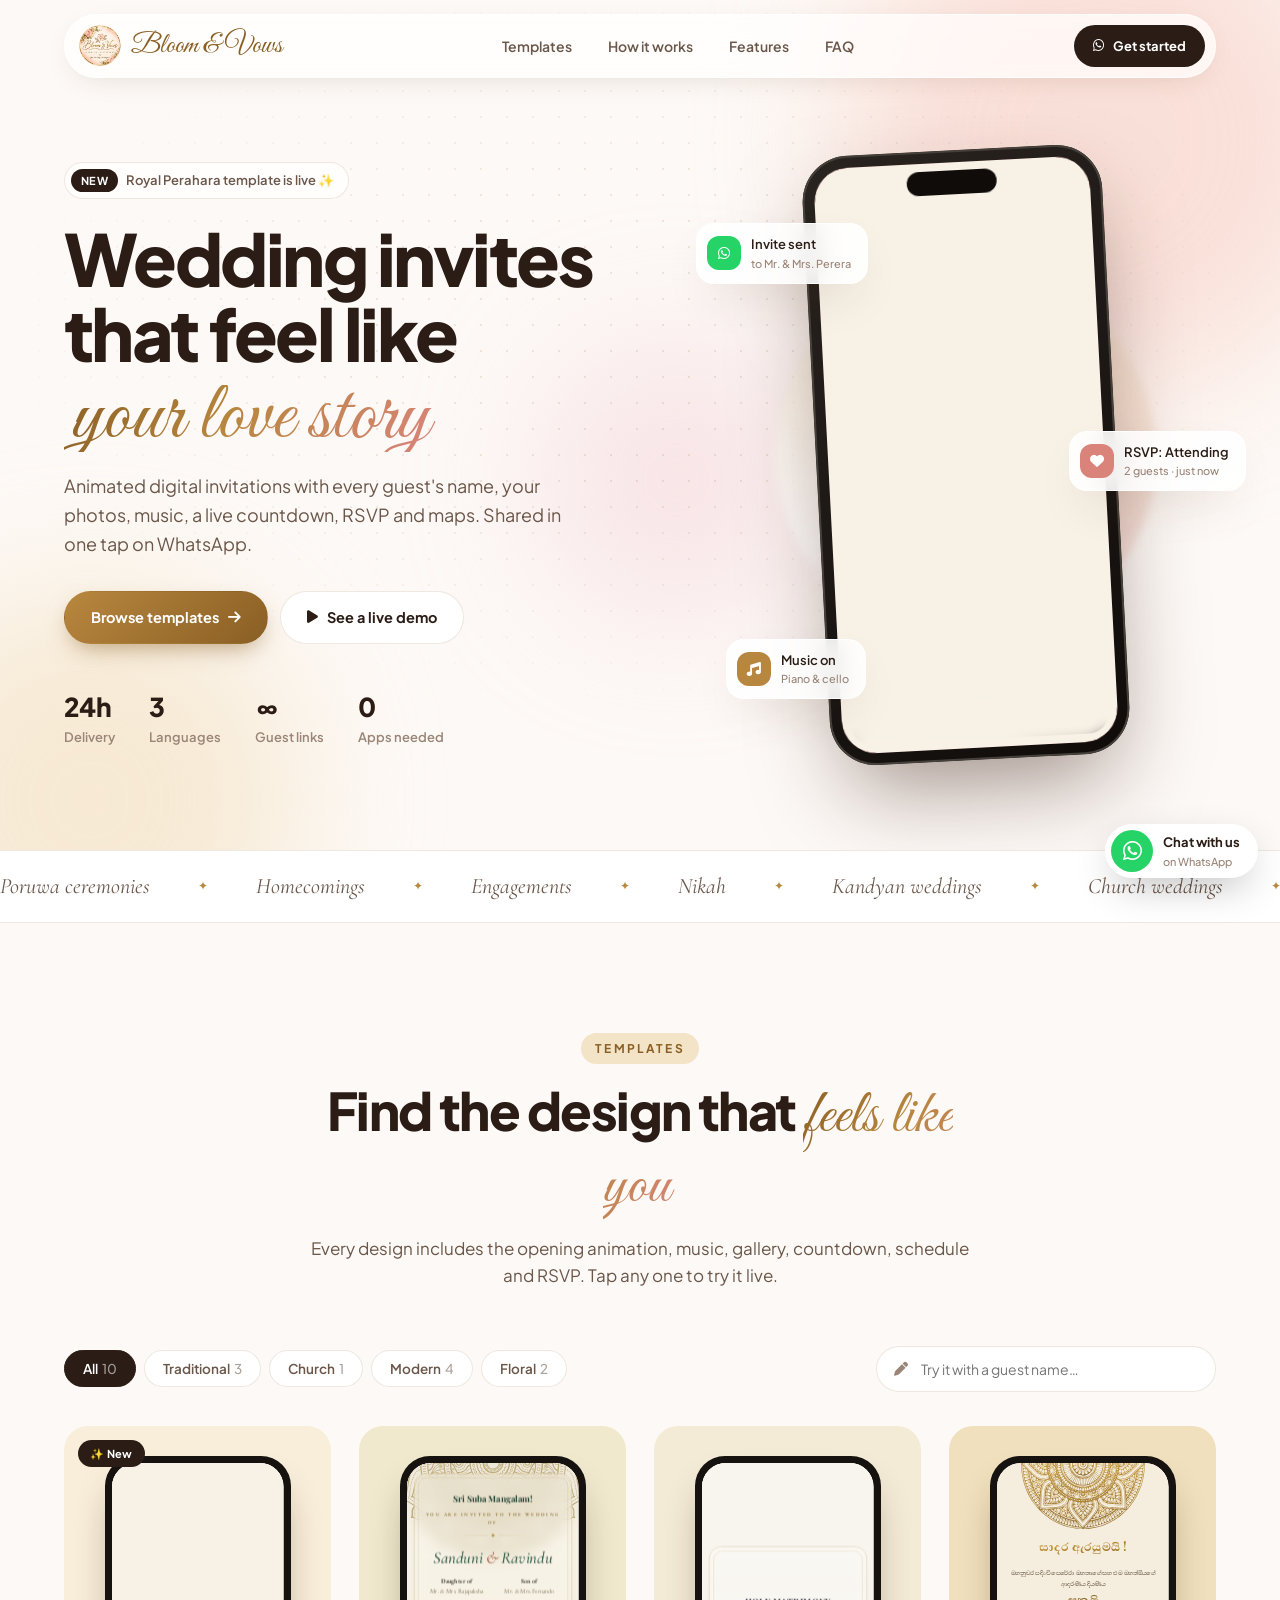
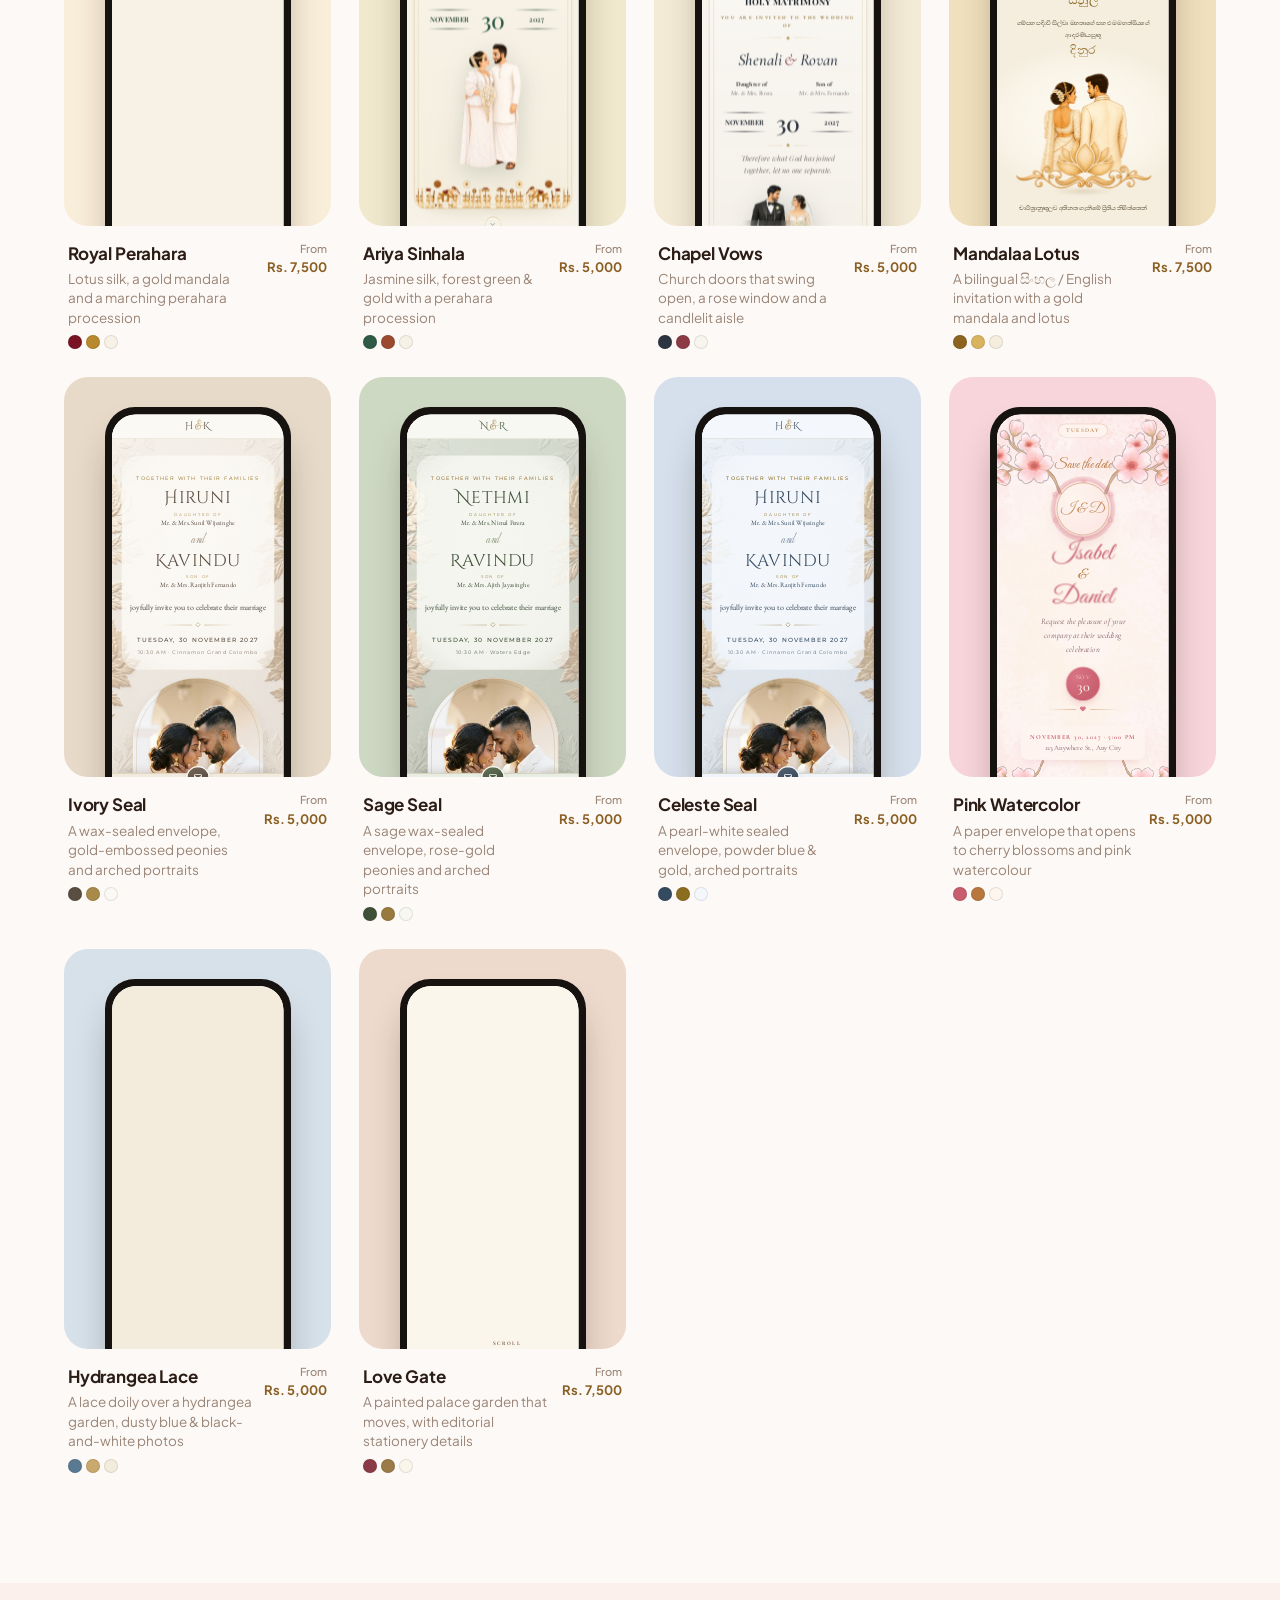
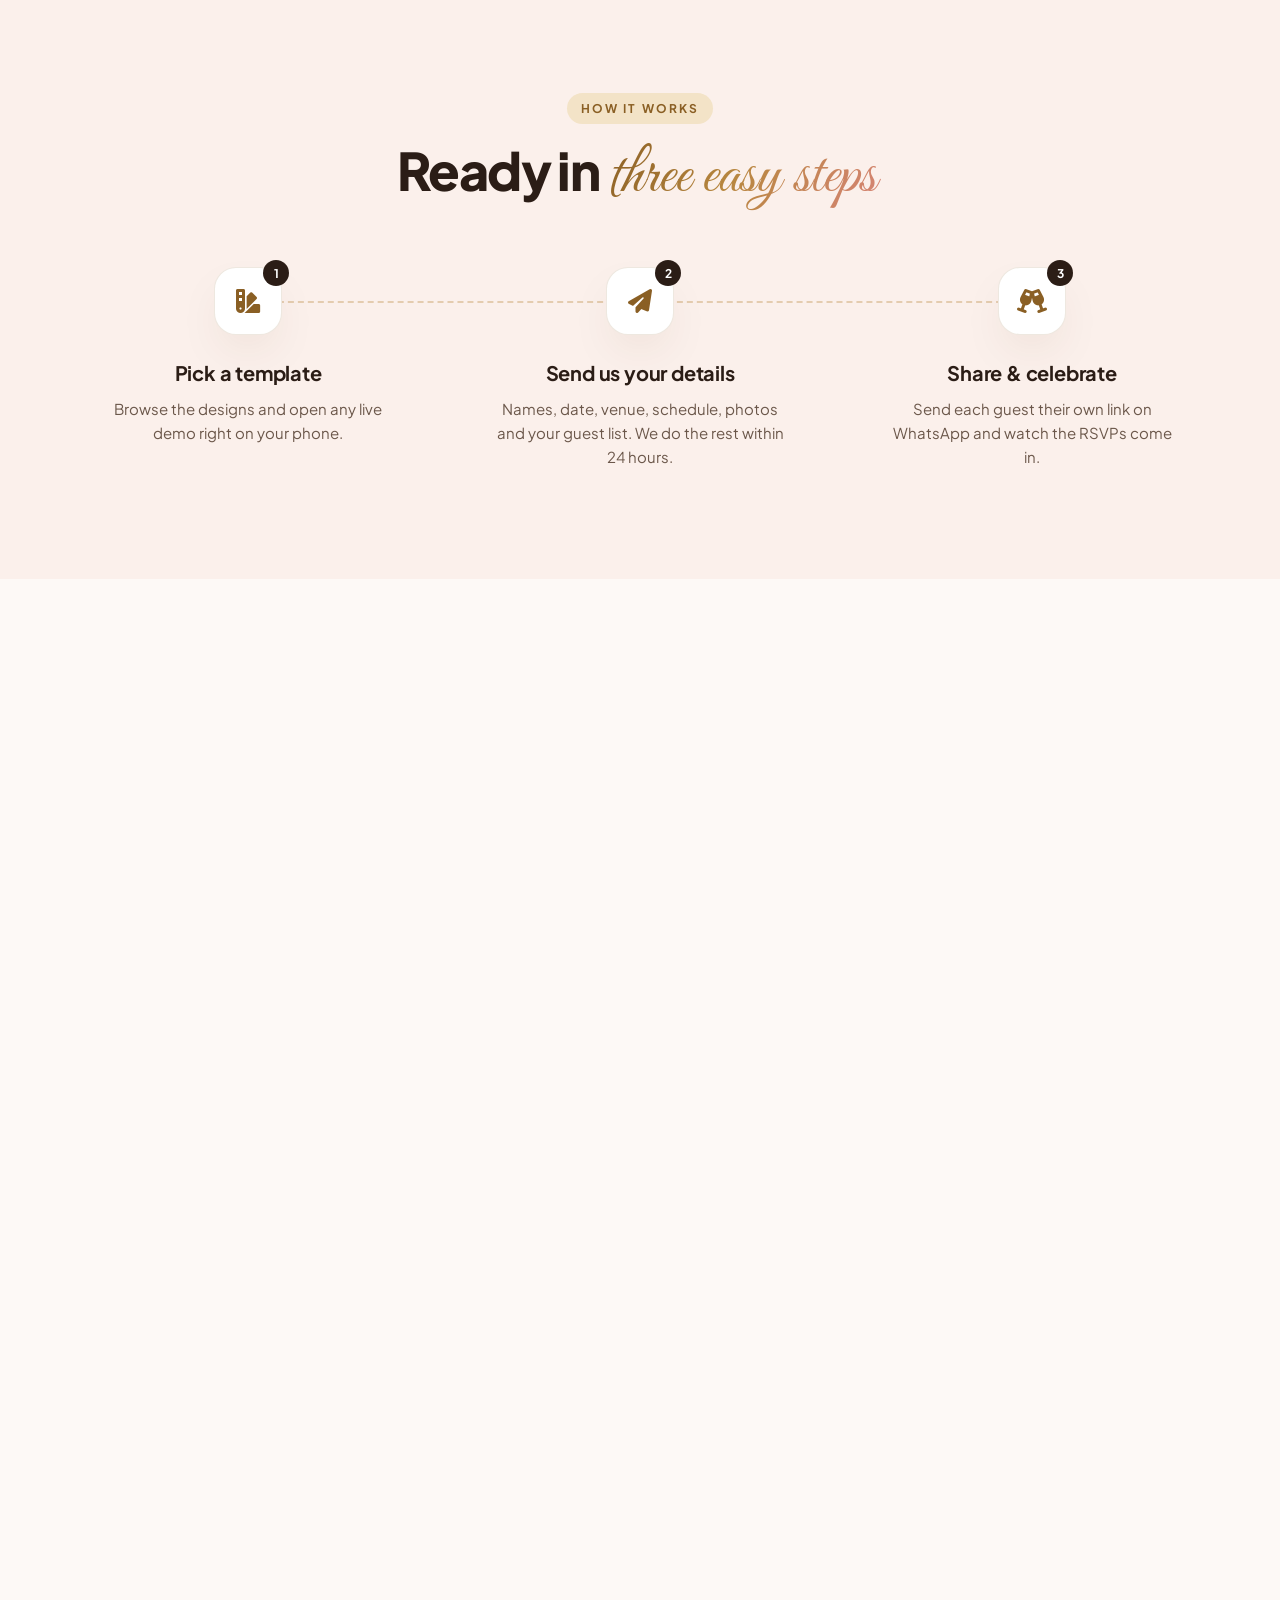
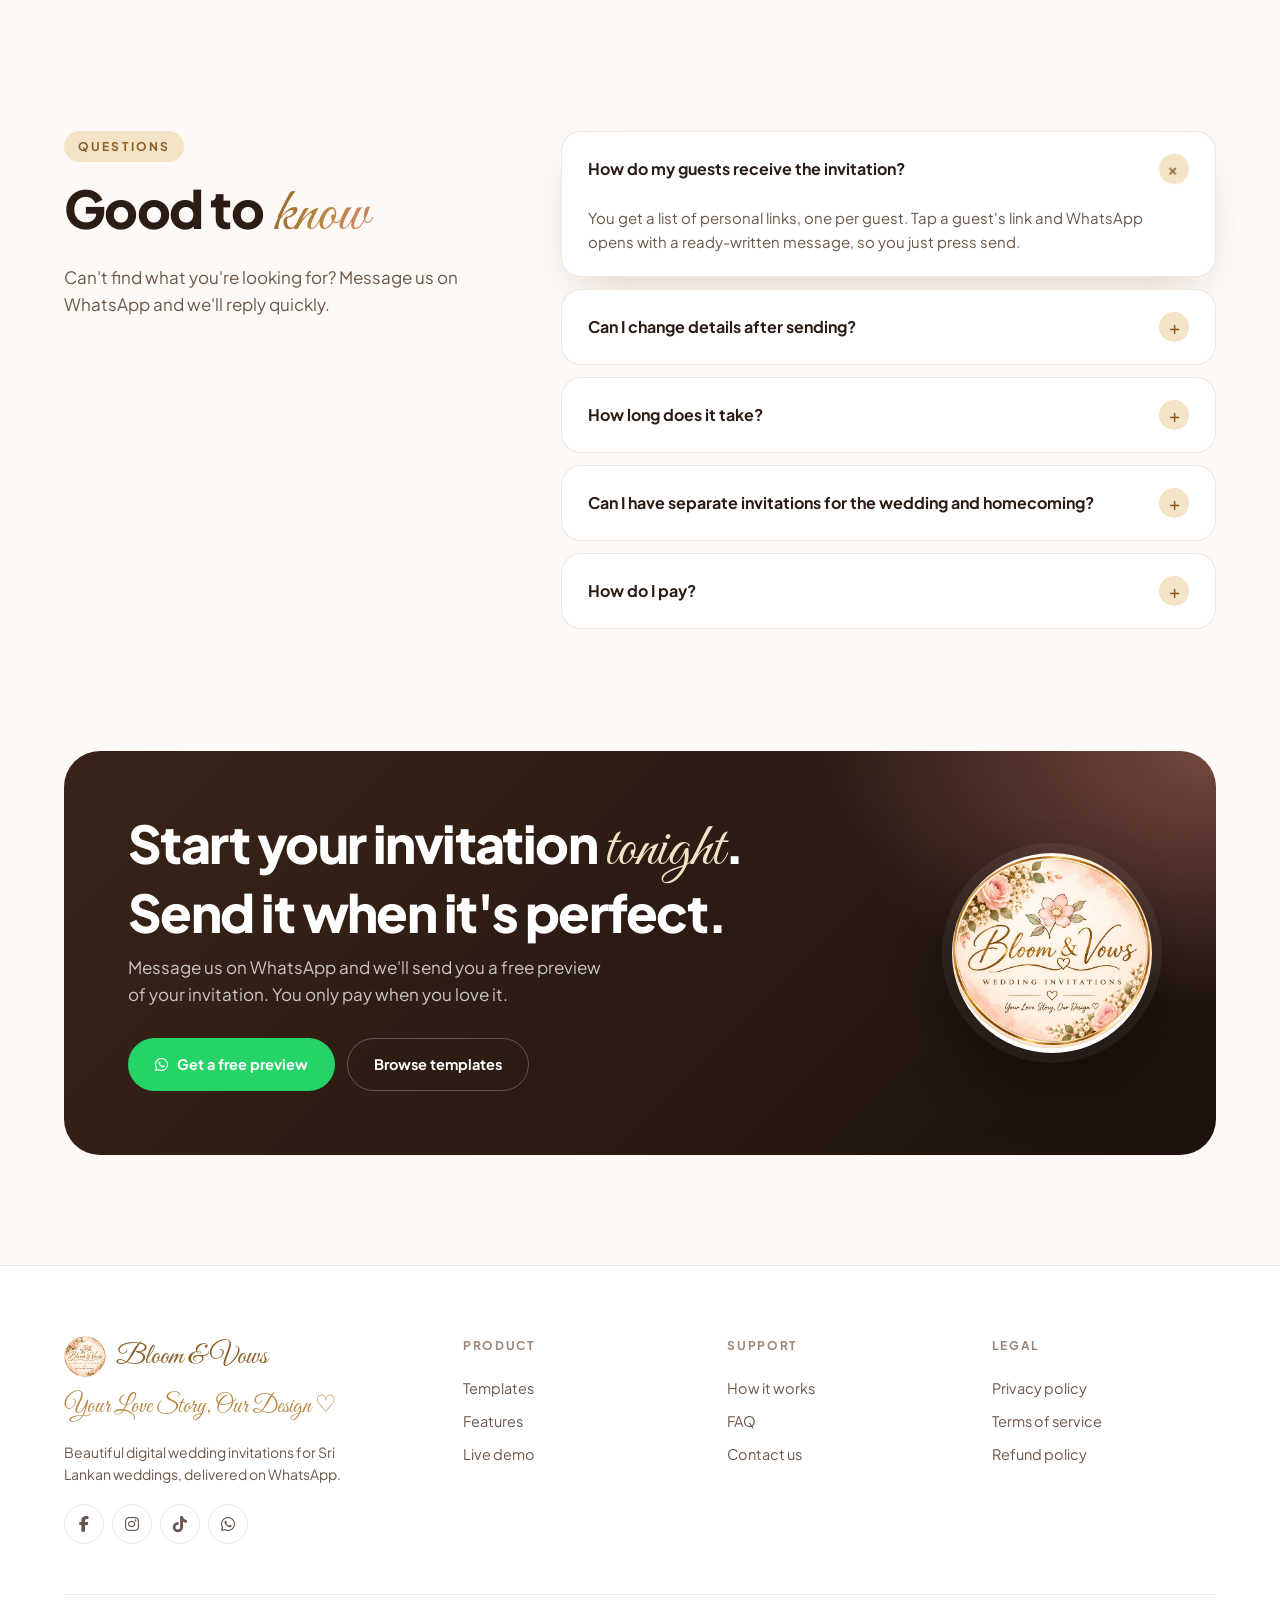
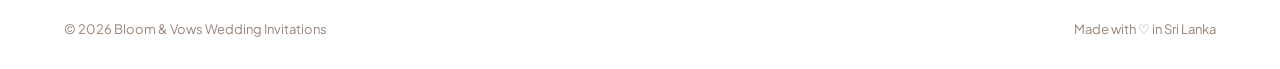
<file: index.html>
<!DOCTYPE html>
<html lang="en">
<head>
  <meta charset="UTF-8">
  <meta name="viewport" content="width=device-width, initial-scale=1.0">
  <title>Bloom &amp; Vows · Wedding Invitations</title>
  <link rel="icon" href="assets/images/logo.jpg">
  <meta name="description" content="Beautiful digital wedding invitations with personal guest links, RSVP, music and maps. Ready in 24 hours.">

  <link rel="preconnect" href="https://fonts.googleapis.com">
  <link rel="preconnect" href="https://fonts.gstatic.com" crossorigin>
  <link href="https://fonts.googleapis.com/css2?family=Plus+Jakarta+Sans:wght@400;500;600;700;800&family=Cormorant+Garamond:ital,wght@0,500;0,600;1,500&family=Great+Vibes&display=swap" rel="stylesheet">
  <link rel="stylesheet" href="https://cdnjs.cloudflare.com/ajax/libs/font-awesome/6.5.0/css/all.min.css">

  <link rel="stylesheet" href="css/landing.css">
</head>
<body>

<nav>
  <div class="wrap">
    <div class="nav-bar">
      <a href="#" class="logo"><img src="assets/images/logo.jpg" alt=""><span>Bloom &amp; Vows</span></a>
      <div class="nav-links" id="nav-links">
        <a href="#templates">Templates</a>
        <a href="#how">How it works</a>
        <a href="#features">Features</a>
        <a href="#faq">FAQ</a>
      </div>
      <div class="nav-cta">
        <a class="btn btn-dark btn-sm" href="#" data-wa="Hi! I'd like to order a digital wedding invitation."><i class="fab fa-whatsapp"></i><span>Get started</span></a>
        <button class="menu-btn" aria-label="Menu" onclick="document.getElementById('nav-links').classList.toggle('open')"><i class="fas fa-bars"></i></button>
      </div>
    </div>
  </div>
</nav>

<!-- ── HERO ── -->
<header class="hero">
  <div class="blob b1"></div><div class="blob b2"></div><div class="blob b3"></div>
  <div class="wrap">
    <div>
      <span class="pill"><b>NEW</b> Royal Perahara template is live ✨</span>
      <h1>Wedding invites<br>that feel like <span class="script grad-text">your love story</span></h1>
      <p class="lead">
        Animated digital invitations with every guest's name, your photos, music, a live countdown,
        RSVP and maps. Shared in one tap on WhatsApp.
      </p>
      <div class="hero-ctas">
        <a class="btn btn-primary" href="#templates">Browse templates <i class="fas fa-arrow-right"></i></a>
        <a class="btn btn-light" href="preview.html?demo=perahara&guest=Mr.+%26+Mrs.+Perera"><i class="fas fa-play"></i> See a live demo</a>
      </div>
      <div class="hero-stats">
        <div><b>24h</b>Delivery</div>
        <div><b>3</b>Languages</div>
        <div><b>∞</b>Guest links</div>
        <div><b>0</b>Apps needed</div>
      </div>
    </div>

    <div class="phone-stage">
      <div class="phone" aria-label="Live invitation preview">
        <div class="phone-screen">
          <iframe src="perahara.html?demo=perahara&preview=1&autoscroll=1&guest=Mr.+%26+Mrs.+Perera" title="Sample invitation" loading="eager"></iframe>
        </div>
      </div>
      <div class="chip c1"><i class="fab fa-whatsapp"></i><div>Invite sent<small>to Mr. &amp; Mrs. Perera</small></div></div>
      <div class="chip c2"><i class="fas fa-heart"></i><div>RSVP: Attending<small>2 guests · just now</small></div></div>
      <div class="chip c3"><i class="fas fa-music"></i><div>Music on<small>Piano &amp; cello</small></div></div>
    </div>
  </div>
</header>

<div class="marquee" aria-hidden="true">
  <div class="marquee-track" id="marquee"></div>
</div>

<!-- ── TEMPLATES ── -->
<section id="templates">
  <div class="wrap">
    <div class="sec-head reveal">
      <span class="eyebrow">Templates</span>
      <h2>Find the design that <span class="script grad-text">feels like you</span></h2>
      <p>Every design includes the opening animation, music, gallery, countdown, schedule and RSVP. Tap any one to try it live.</p>
    </div>

    <div class="tpl-tools reveal">
      <div class="filters" id="filters"></div>
      <label class="try-name">
        <i class="fas fa-pen"></i>
        <input id="try-input" type="text" maxlength="40" placeholder="Try it with a guest name…" aria-label="Guest name">
      </label>
    </div>

    <div class="tpl-grid" id="tpl-grid"></div>
  </div>
</section>

<!-- ── HOW IT WORKS ── -->
<section id="how" class="alt">
  <div class="wrap">
    <div class="sec-head reveal">
      <span class="eyebrow">How it works</span>
      <h2>Ready in <span class="script grad-text">three easy steps</span></h2>
    </div>
    <div class="steps">
      <div class="step reveal"><div class="step-num"><i class="fas fa-swatchbook"></i><em>1</em></div><h3>Pick a template</h3><p>Browse the designs and open any live demo right on your phone.</p></div>
      <div class="step reveal"><div class="step-num"><i class="fas fa-paper-plane"></i><em>2</em></div><h3>Send us your details</h3><p>Names, date, venue, schedule, photos and your guest list. We do the rest within 24 hours.</p></div>
      <div class="step reveal"><div class="step-num"><i class="fas fa-champagne-glasses"></i><em>3</em></div><h3>Share &amp; celebrate</h3><p>Send each guest their own link on WhatsApp and watch the RSVPs come in.</p></div>
    </div>
  </div>
</section>

<!-- ── FEATURES ── -->
<section id="features">
  <div class="wrap">
    <div class="sec-head reveal">
      <span class="eyebrow">Everything included</span>
      <h2>More than a <span class="script grad-text">pretty card</span></h2>
      <p>All the little things that make your guests smile, and make planning easier for you.</p>
    </div>
    <div class="bento">
      <div class="tile dark wide tall reveal">
        <div class="ic"><i class="fas fa-user-tag"></i></div>
        <div class="demo-link">
          <b>Dear Mr. &amp; Mrs. Perera,</b> you're invited to Kavindi &amp; Nipun's wedding 🪷
          <span class="url">bloomandvows.lk/kavindi-nipun?guest=Perera</span>
        </div>
        <h4>Personal guest links</h4>
        <p>Every guest sees their own name on the invitation, sent straight to WhatsApp with a ready-written message.</p>
      </div>
      <div class="tile reveal"><div class="ic"><i class="fas fa-clipboard-check"></i></div><h4>RSVP tracking</h4><p>See who's coming and how many.</p></div>
      <div class="tile reveal"><div class="ic"><i class="fas fa-hourglass-half"></i></div><h4>Live countdown</h4><p>Days, hours and minutes to the big day.</p></div>
      <div class="tile rose wide reveal">
        <div class="langs"><span>සිංහල</span><span>தமிழ்</span><span>English</span></div>
        <div class="ic"><i class="fas fa-language"></i></div>
        <h4>Three languages</h4><p>Sinhala, Tamil and English, or a mix of all three.</p>
      </div>
      <div class="tile reveal"><div class="ic"><i class="fas fa-music"></i></div><h4>Music &amp; opening</h4><p>A cinematic first moment with your song.</p></div>
      <div class="tile reveal"><div class="ic"><i class="fas fa-map-location-dot"></i></div><h4>Maps &amp; calendar</h4><p>One-tap directions and "Add to Calendar".</p></div>
      <div class="tile reveal"><div class="ic"><i class="fas fa-images"></i></div><h4>Photo gallery</h4><p>Show off your pre-shoot beautifully.</p></div>
      <div class="tile reveal"><div class="ic"><i class="fas fa-mobile-screen"></i></div><h4>No app needed</h4><p>Opens instantly on any phone.</p></div>
    </div>
  </div>
</section>

<!-- ── FAQ ── -->
<section id="faq">
  <div class="wrap faq-wrap">
    <div class="sec-head reveal">
      <span class="eyebrow">Questions</span>
      <h2>Good to <span class="script grad-text">know</span></h2>
      <p>Can't find what you're looking for? Message us on WhatsApp and we'll reply quickly.</p>
    </div>
    <div class="faq reveal">
      <details open><summary>How do my guests receive the invitation?</summary><p>You get a list of personal links, one per guest. Tap a guest's link and WhatsApp opens with a ready-written message, so you just press send.</p></details>
      <details><summary>Can I change details after sending?</summary><p>Yes. If the time or venue changes, we update it and every guest's link shows the new details instantly. No need to resend.</p></details>
      <details><summary>How long does it take?</summary><p>Template designs are ready within 24 hours of receiving your details. Fully custom designs take 3–5 days.</p></details>
      <details><summary>Can I have separate invitations for the wedding and homecoming?</summary><p>Yes. We can set up two events, each with its own details and guest list. Just let us know when you order.</p></details>
      <details><summary>How do I pay?</summary><p>Bank transfer or card. You only pay once you've approved the preview.</p></details>
    </div>
  </div>
</section>

<!-- ── CTA ── -->
<section style="padding-top:0">
  <div class="wrap">
    <div class="cta reveal">
      <div>
        <h2>Start your invitation <span class="script">tonight</span>.<br>Send it when it's perfect.</h2>
        <p>Message us on WhatsApp and we'll send you a free preview of your invitation. You only pay when you love it.</p>
        <div class="cta-btns">
          <a class="btn btn-wa" href="#" data-wa="Hi! I'd like a free preview of my wedding invitation."><i class="fab fa-whatsapp"></i> Get a free preview</a>
          <a class="btn btn-ghost-light" href="#templates">Browse templates</a>
        </div>
      </div>
      <img class="cta-logo" src="assets/images/logo.jpg" alt="Bloom &amp; Vows">
    </div>
  </div>
</section>

<footer>
  <div class="wrap">
    <div class="foot-grid">
      <div class="foot-brand">
        <a href="#" class="logo"><img src="assets/images/logo.jpg" alt=""><span>Bloom &amp; Vows</span></a>
        <p class="tagline">Your Love Story, Our Design ♡</p>
        <p>Beautiful digital wedding invitations for Sri Lankan weddings, delivered on WhatsApp.</p>
        <div class="socials">
          <a href="#" aria-label="Facebook"><i class="fab fa-facebook-f"></i></a>
          <a href="#" aria-label="Instagram"><i class="fab fa-instagram"></i></a>
          <a href="#" aria-label="TikTok"><i class="fab fa-tiktok"></i></a>
          <a href="#" data-wa="Hi Bloom & Vows!" aria-label="WhatsApp"><i class="fab fa-whatsapp"></i></a>
        </div>
      </div>
      <div class="foot-col"><h5>Product</h5><a href="#templates">Templates</a><a href="#features">Features</a><a href="preview.html">Live demo</a></div>
      <div class="foot-col"><h5>Support</h5><a href="#how">How it works</a><a href="#faq">FAQ</a><a href="#" data-wa="Hi! I have a question.">Contact us</a></div>
      <div class="foot-col"><h5>Legal</h5><a href="#">Privacy policy</a><a href="#">Terms of service</a><a href="#">Refund policy</a></div>
    </div>
    <div class="foot-bottom">
      <span>© <span id="yr"></span> Bloom &amp; Vows Wedding Invitations</span>
      <span>Made with ♡ in Sri Lanka</span>
    </div>
  </div>
</footer>

<a class="wa-float" href="#" data-wa="Hi Bloom & Vows! I'd like to know more."><i class="fab fa-whatsapp"></i><span>Chat with us<small>on WhatsApp</small></span></a>

<script src="js/demos.js"></script>
<script src="js/landing.js"></script>
</body>
</html>
</file>
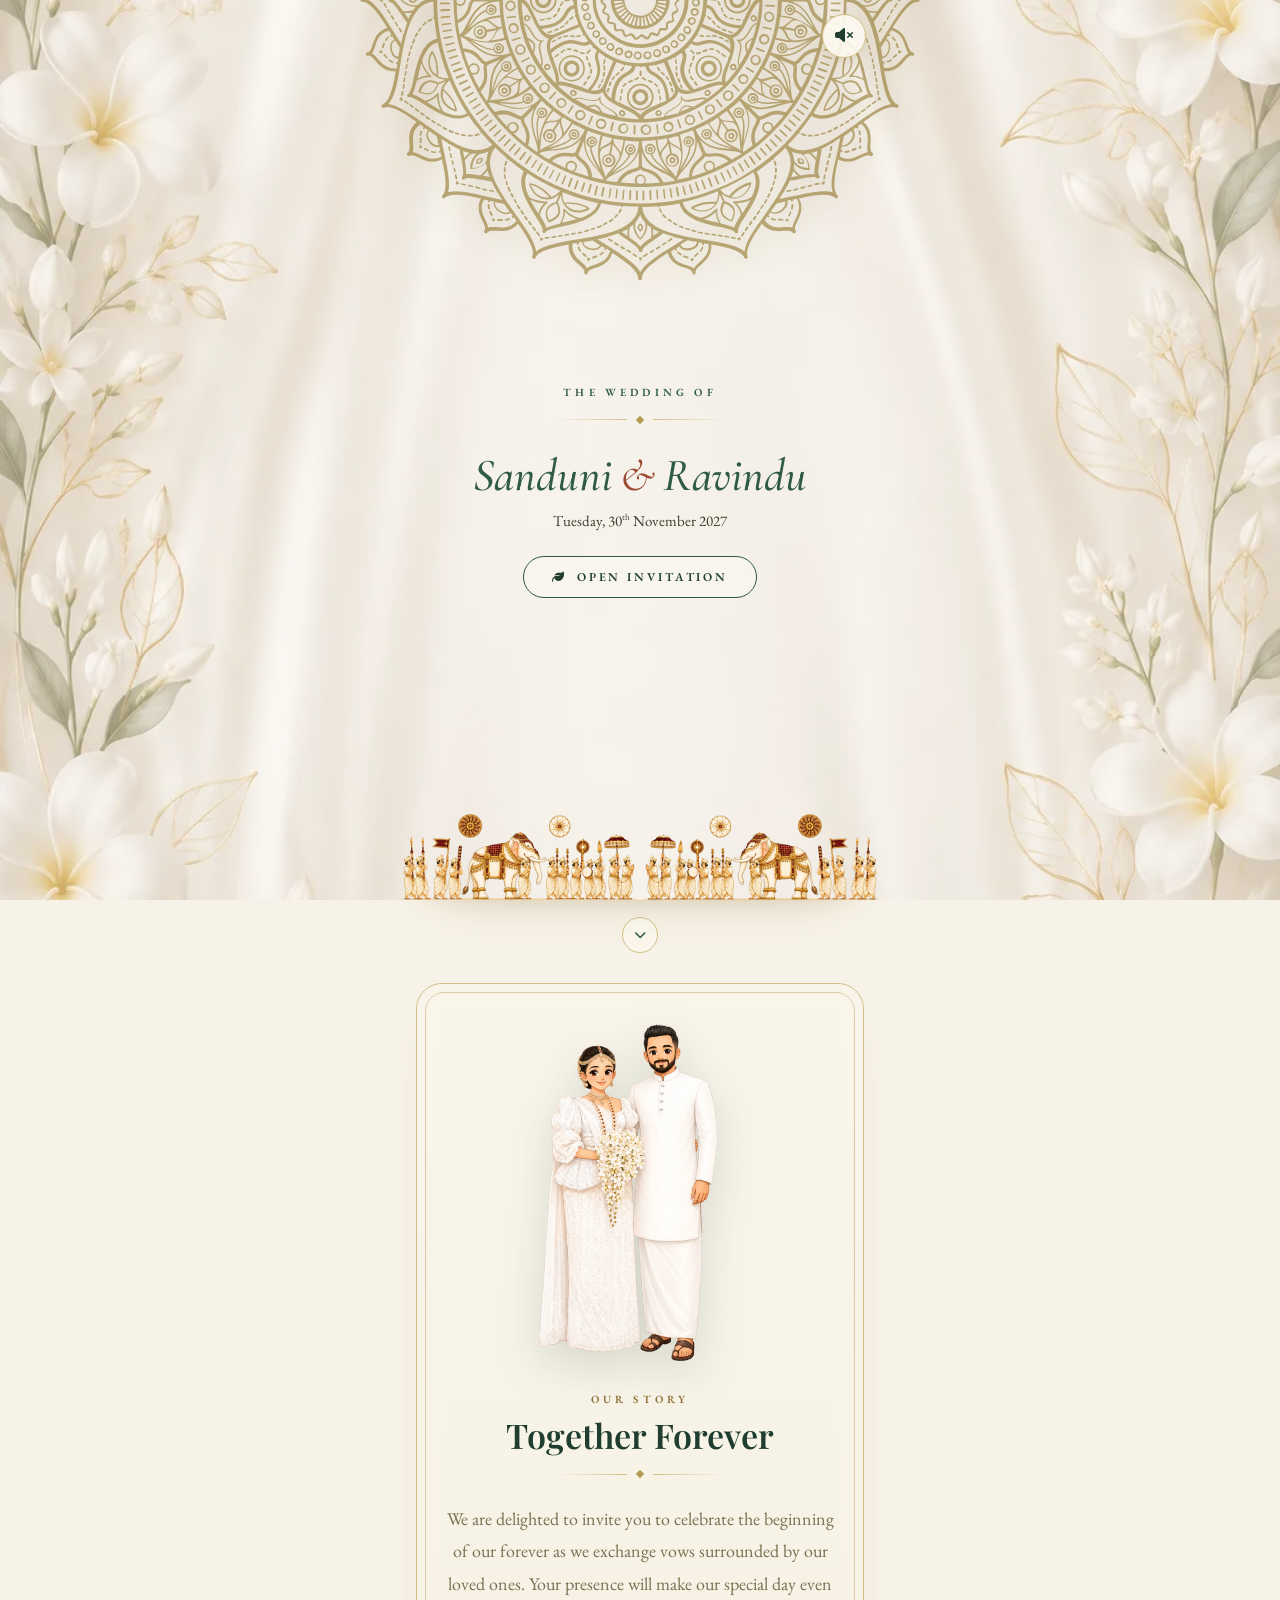
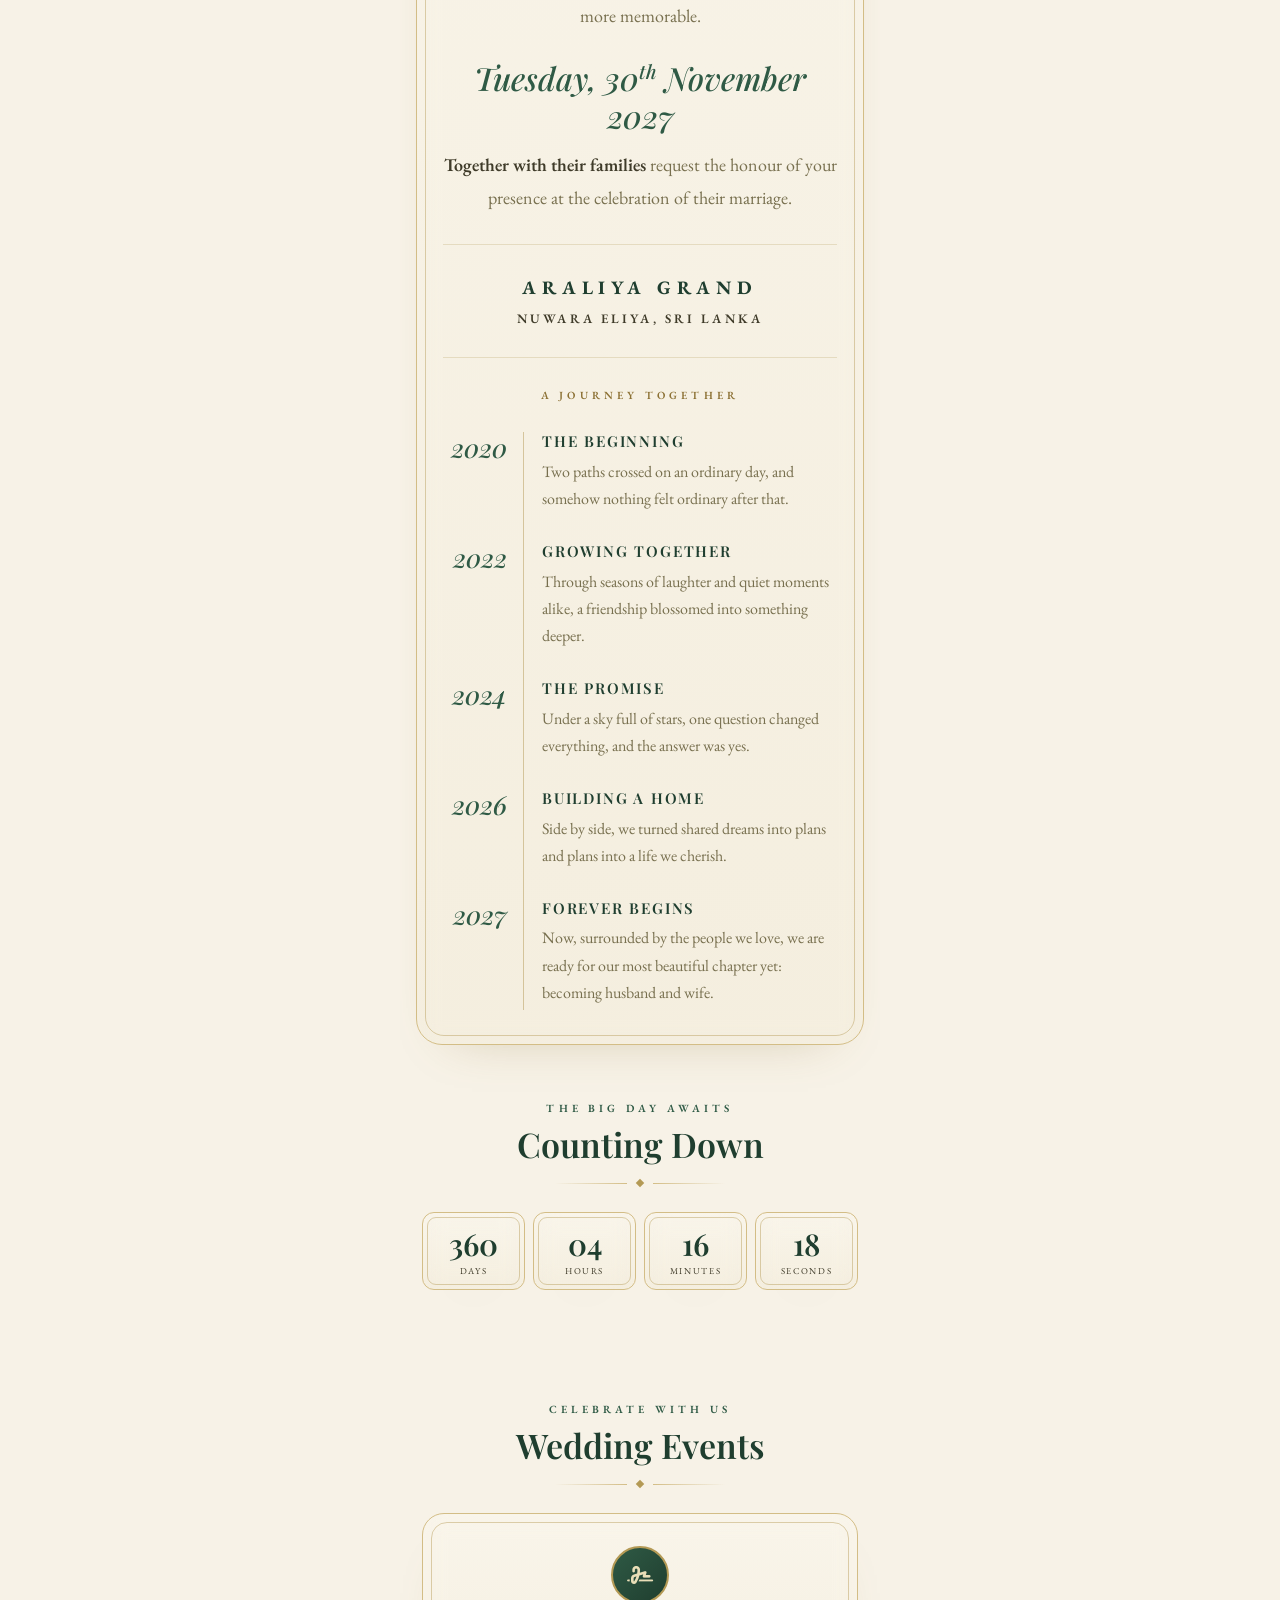
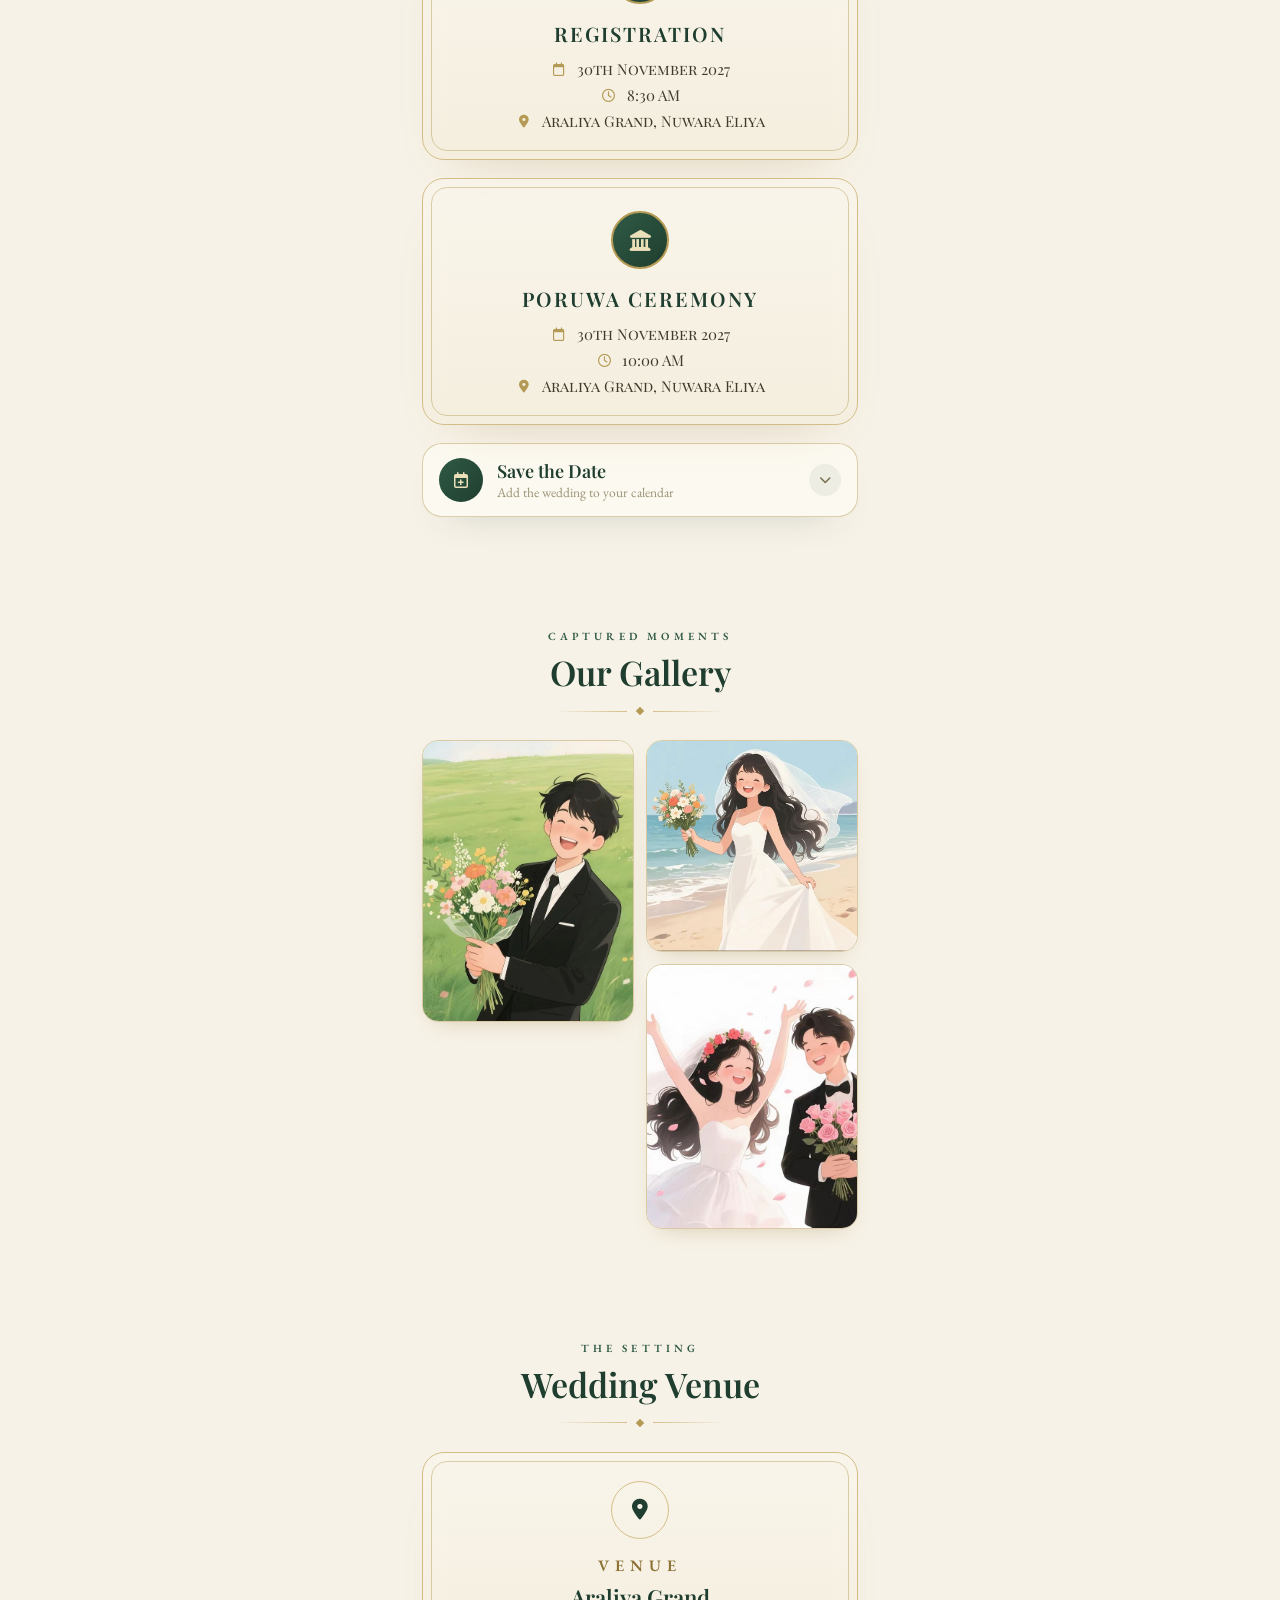
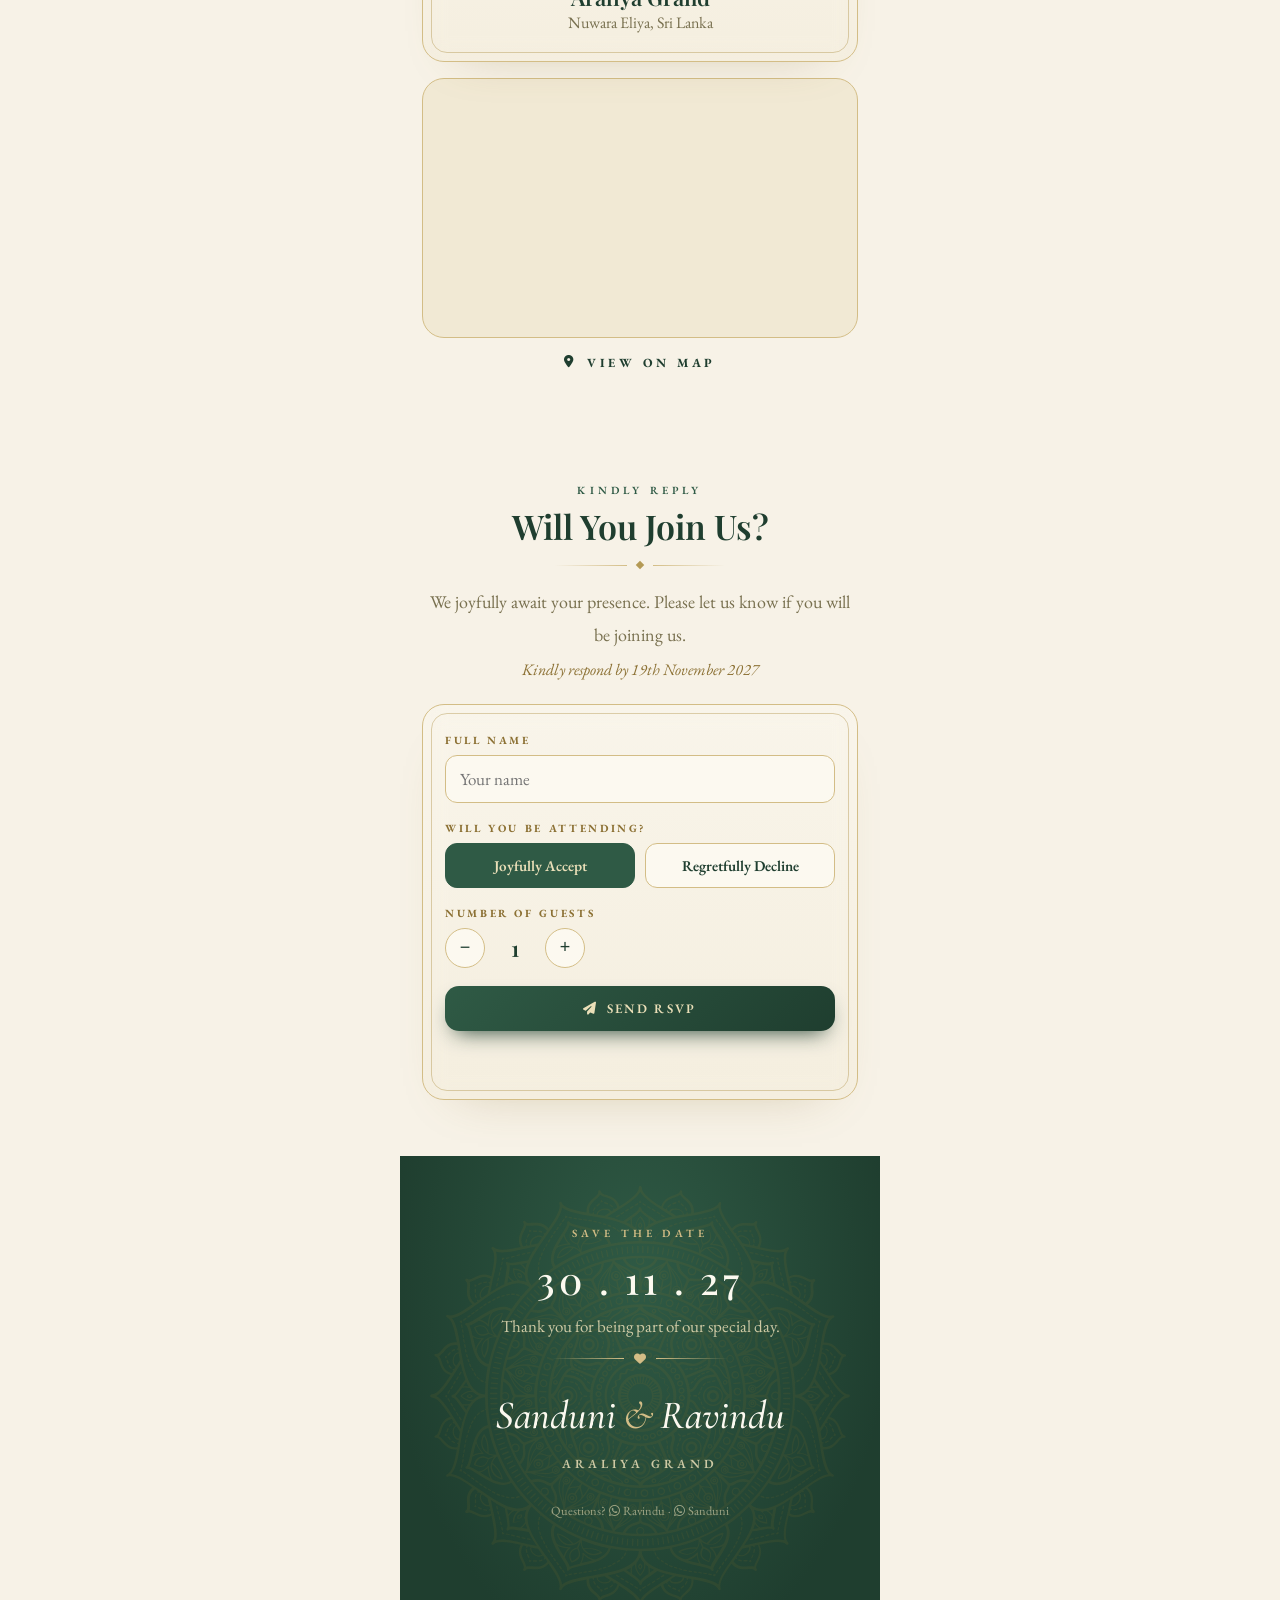
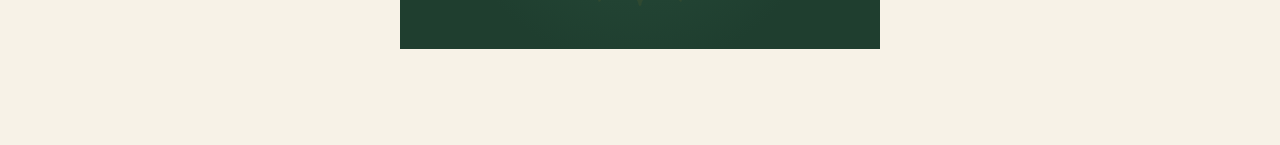
<file: ariya.html>
<!DOCTYPE html>
<html lang="en">
<head>
  <meta charset="UTF-8">
  <meta name="viewport" content="width=device-width, initial-scale=1.0">
  <title>Wedding Invitation</title>

  <link rel="preconnect" href="https://fonts.googleapis.com">
  <link rel="preconnect" href="https://fonts.gstatic.com" crossorigin>
  <link href="https://fonts.googleapis.com/css2?family=Playfair+Display:ital,wght@0,500;0,600;0,700;1,500;1,600&family=EB+Garamond:ital,wght@0,400;0,500;0,600;0,700;1,400&family=Cormorant+Garamond:ital,wght@1,400;1,500&family=Noto+Serif+Sinhala:wght@400;600&display=swap" rel="stylesheet">
  <link rel="stylesheet" href="https://cdnjs.cloudflare.com/ajax/libs/font-awesome/6.5.0/css/all.min.css">

  <link rel="stylesheet" href="css/ariya.css">
</head>
<body>

<div class="silk" id="silk"></div>
<div class="sparkles" aria-hidden="true"><i></i><i></i><i></i><i></i><i></i><i></i><i></i><i></i></div>

<div id="intro">
  <div class="i-mandala-wrap"><img class="i-mandala" id="i-mandala" alt=""></div>
  <div class="i-content">
    <span class="eyebrow">The Wedding Of</span>
    <div class="orn"><i></i></div>
    <p class="i-names" id="i-names"></p>
    <p class="i-date" id="i-date"></p>
    <button class="i-btn" onclick="openIntro()"><i class="fas fa-leaf"></i> Open Invitation</button>
    <div class="i-guest" id="i-guest"></div>
  </div>
  <div class="procession i-proc"><img id="i-proc-l" alt=""><img id="i-proc-r" alt=""></div>
</div>

<audio id="bg-music" loop preload="none"></audio>
<button class="music" id="music" onclick="toggleMusic()" aria-label="Turn music on"><i class="fas fa-volume-xmark"></i></button>

<main id="app"></main>

<nav class="nav" id="nav">
  <a href="#home" class="on" aria-label="Home"><i class="fas fa-house"></i></a>
  <a href="#story" aria-label="Our story"><i class="far fa-heart"></i></a>
  <a href="#events" aria-label="Events"><i class="far fa-calendar"></i></a>
  <a href="#venue" aria-label="Venue"><i class="fas fa-location-dot"></i></a>
  <a href="#rsvp" aria-label="RSVP"><i class="far fa-envelope"></i></a>
</nav>

<div id="lightbox" onclick="this.classList.remove('show')"><img alt=""></div>

<script src="js/demos.js"></script>
<script src="js/ariya.js"></script>
</body>
</html>
</file>
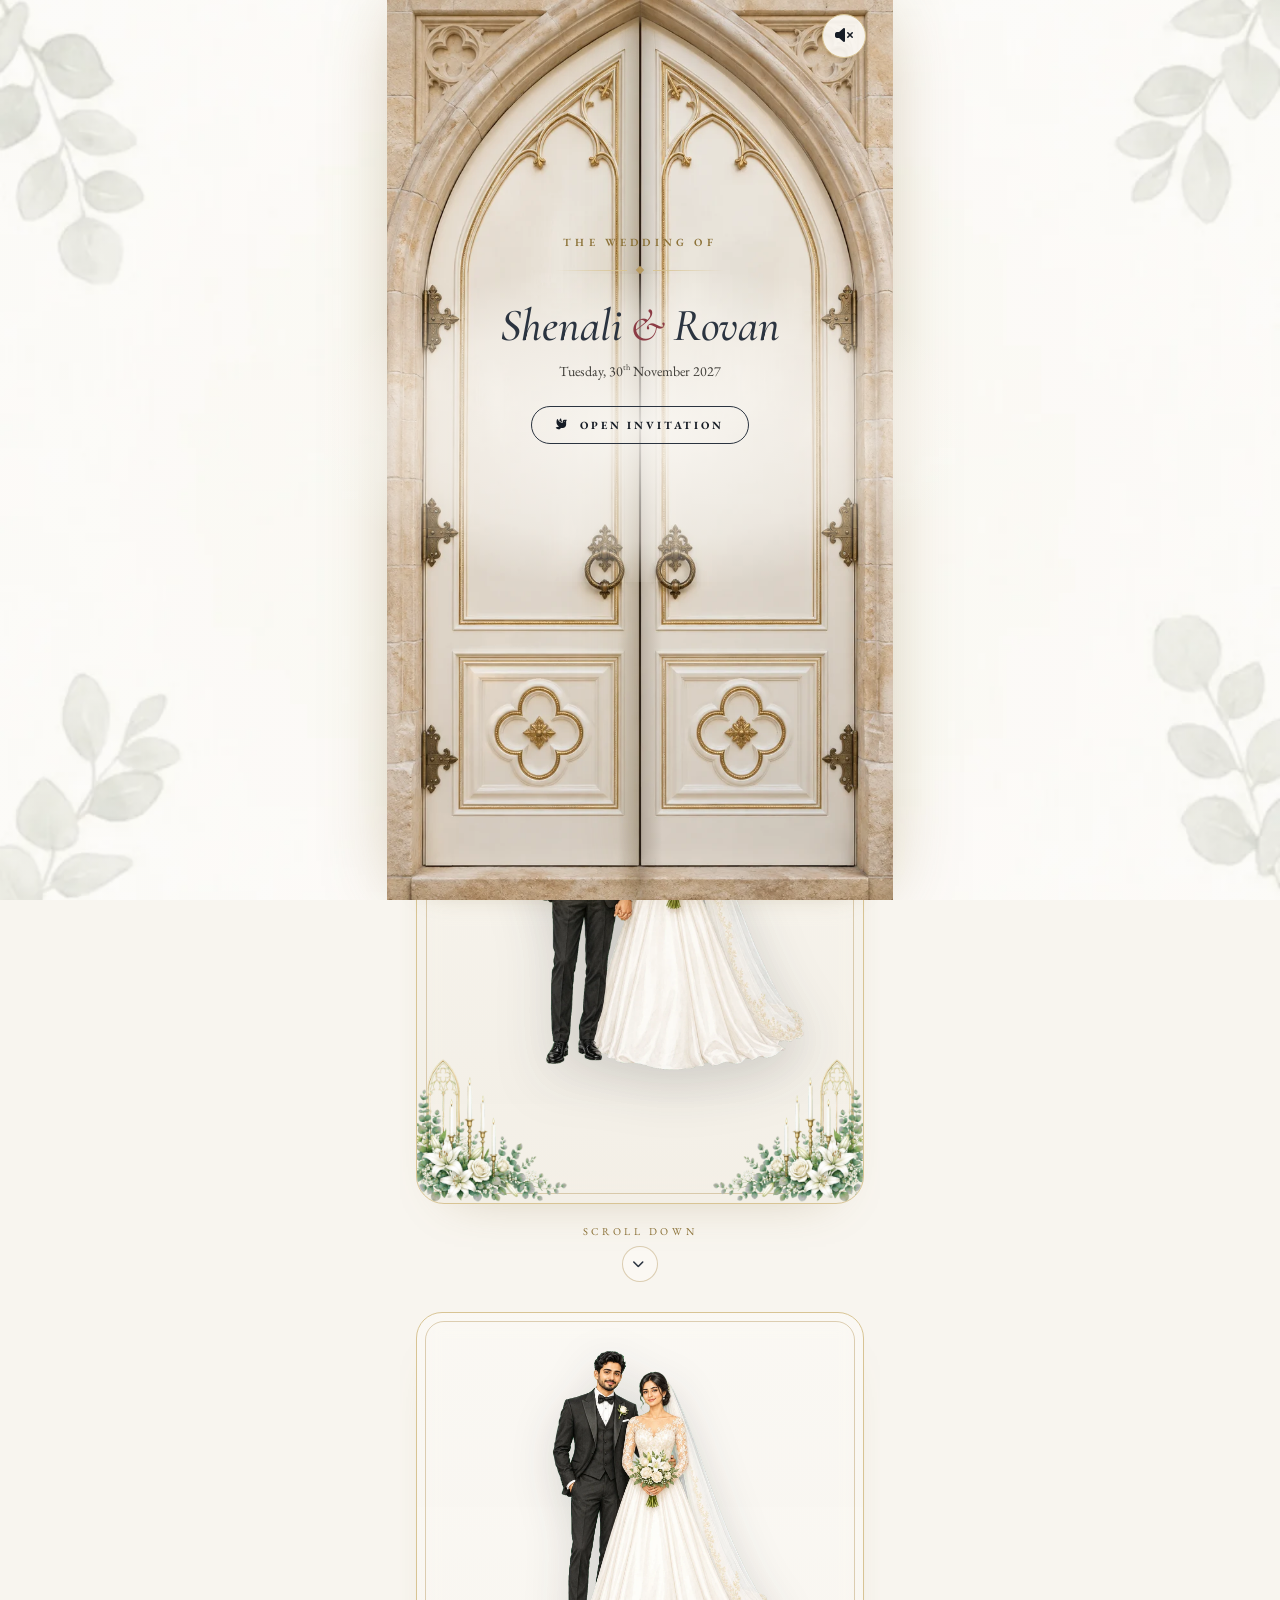
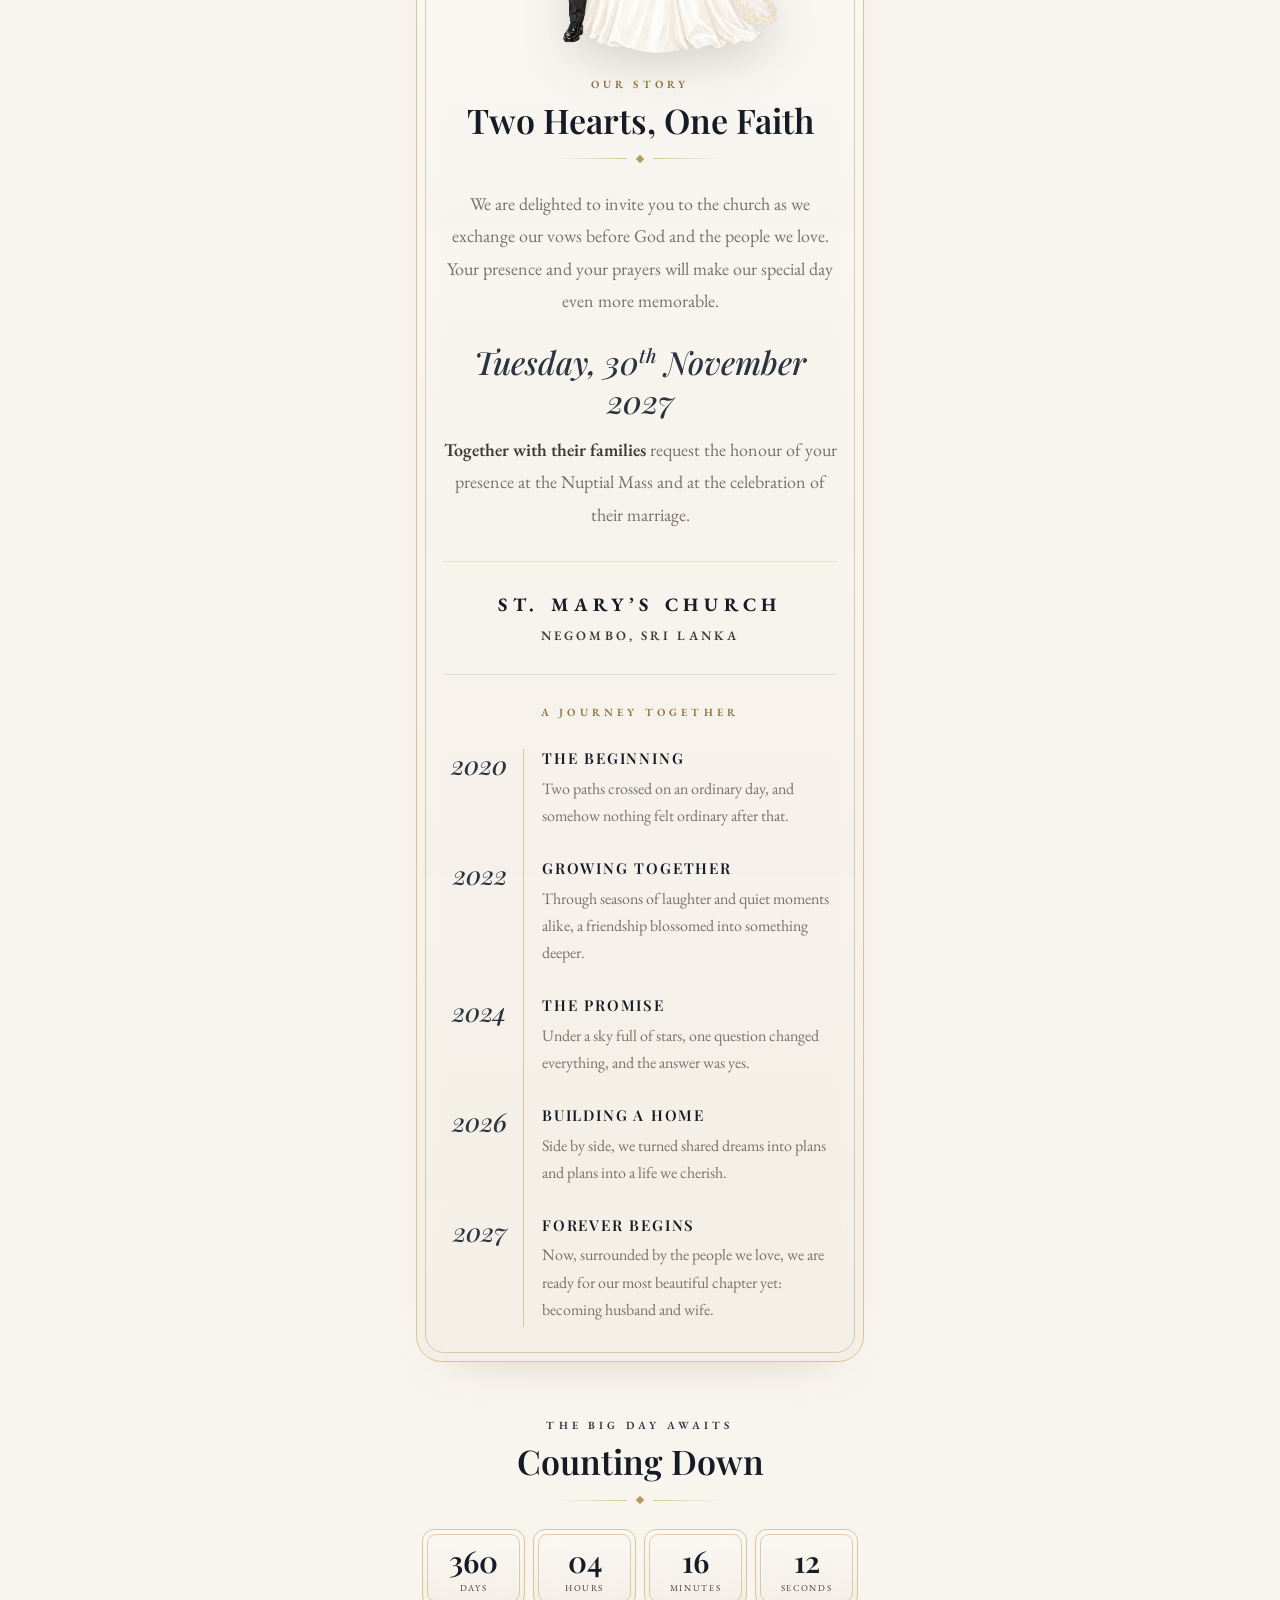
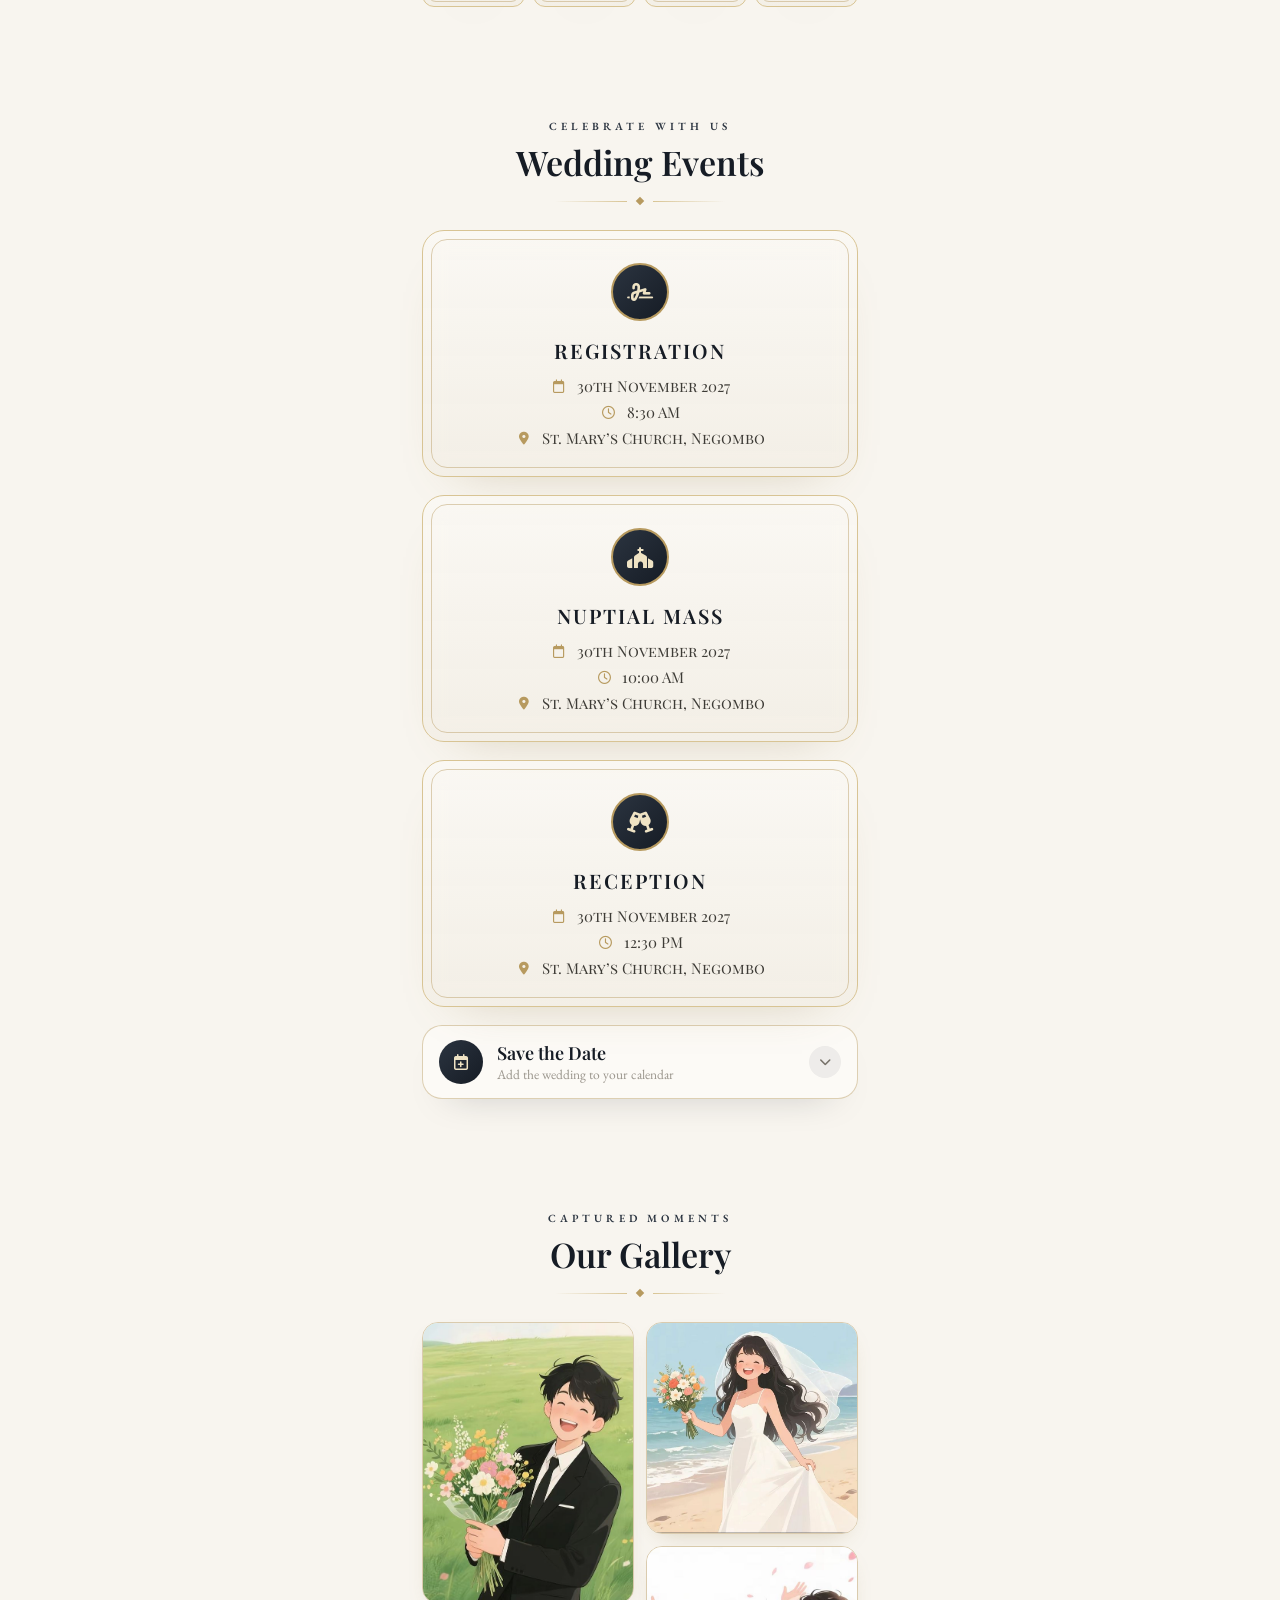
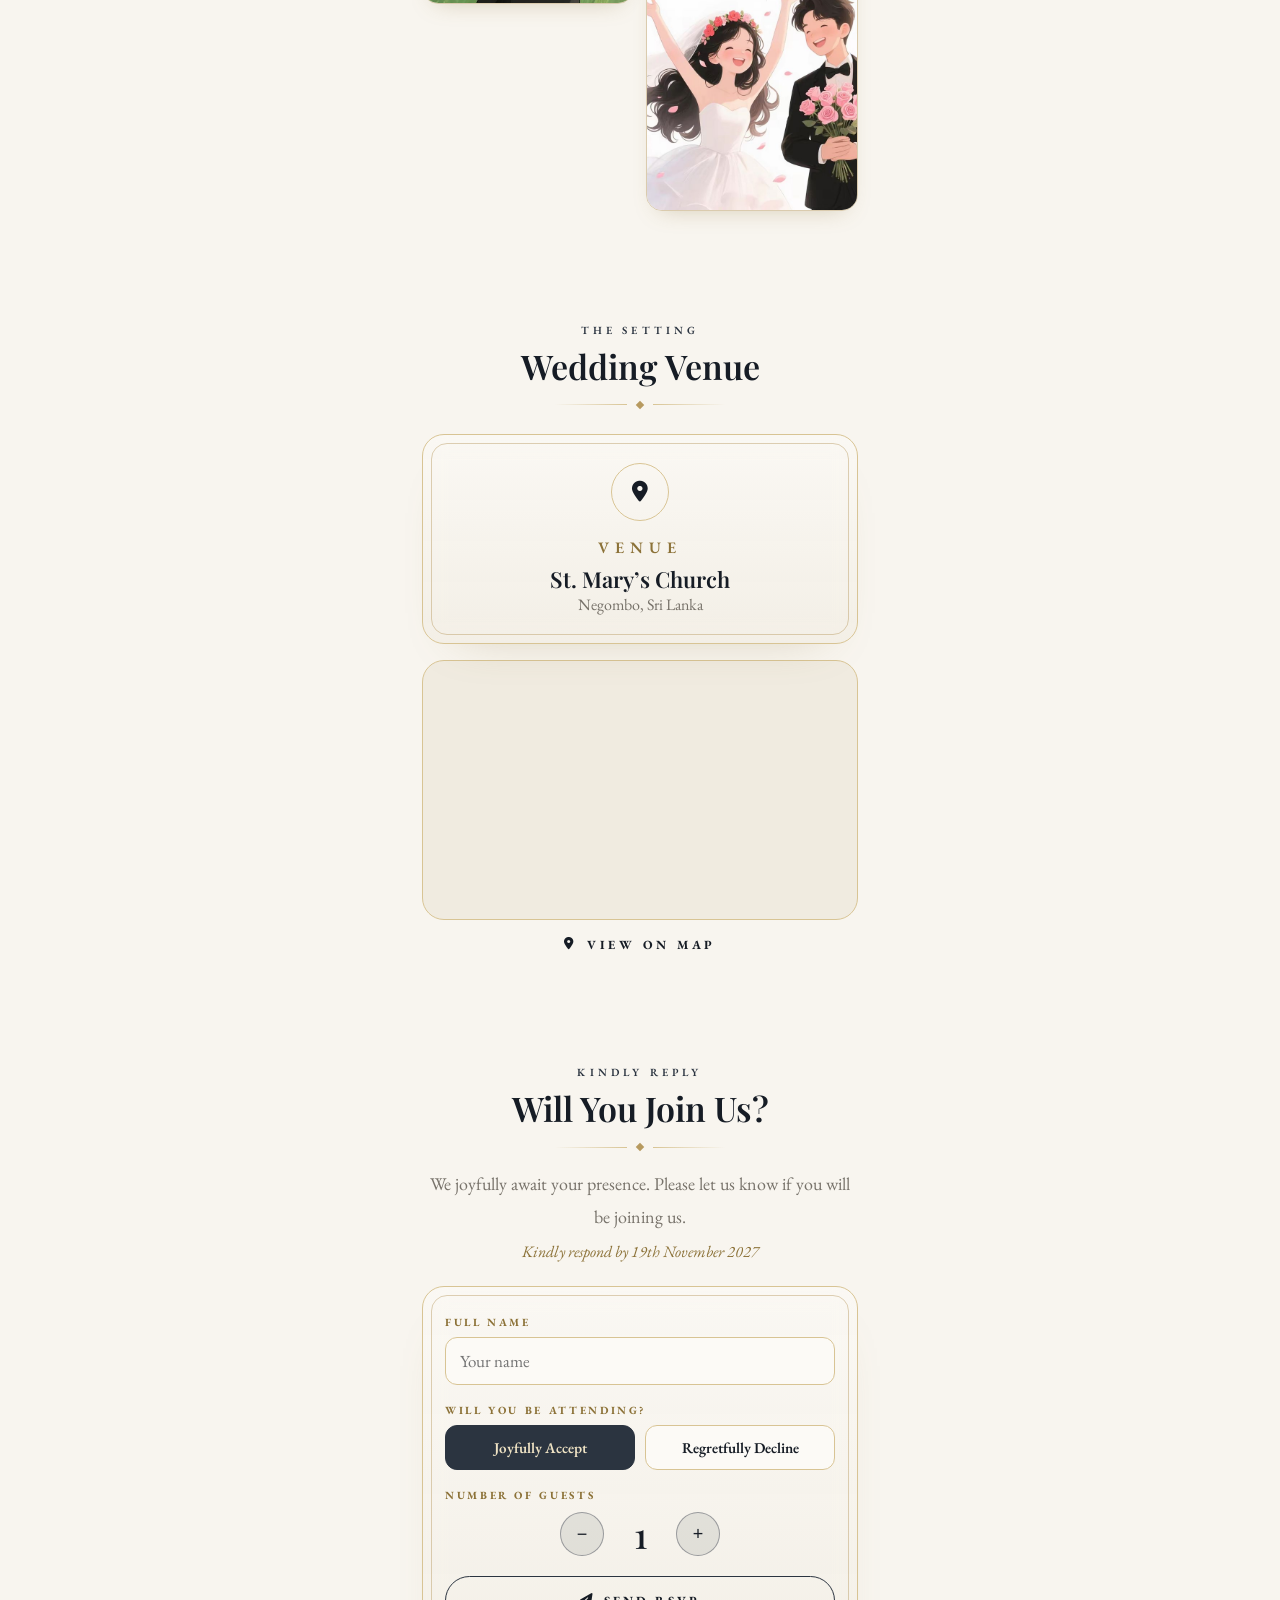
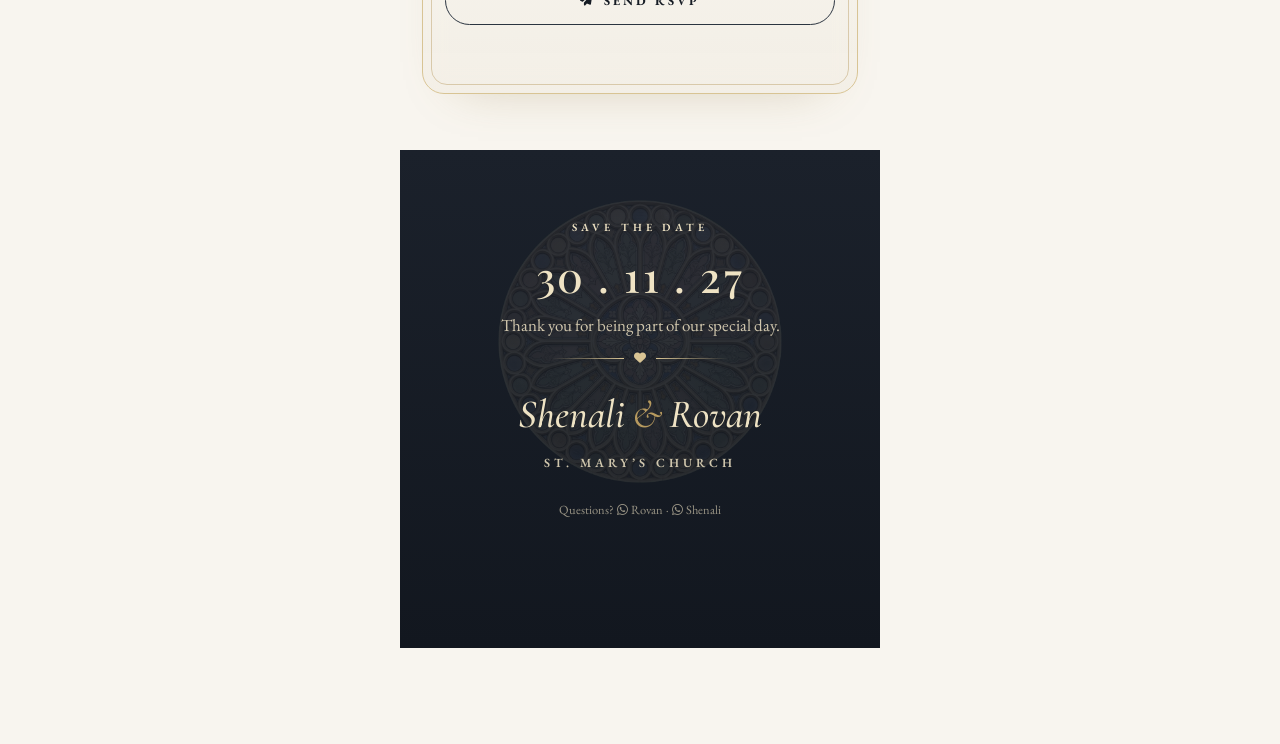
<file: chapel.html>
<!DOCTYPE html>
<html lang="en">
<head>
  <meta charset="UTF-8">
  <meta name="viewport" content="width=device-width, initial-scale=1.0">
  <title>Wedding Invitation</title>

  <link rel="preconnect" href="https://fonts.googleapis.com">
  <link rel="preconnect" href="https://fonts.gstatic.com" crossorigin>
  <link href="https://fonts.googleapis.com/css2?family=Playfair+Display:ital,wght@0,500;0,600;0,700;1,400;1,500&family=EB+Garamond:ital,wght@0,400;0,500;0,600;0,700;1,400&family=Cormorant+Garamond:ital,wght@1,400;1,500&display=swap" rel="stylesheet">
  <link rel="stylesheet" href="https://cdnjs.cloudflare.com/ajax/libs/font-awesome/6.5.0/css/all.min.css">

  <link rel="stylesheet" href="css/chapel.css">
</head>
<body>

<div class="silk" id="silk"></div>
<div class="sparkles" aria-hidden="true"><i></i><i></i><i></i><i></i><i></i><i></i><i></i><i></i></div>

<div id="intro">
  <div class="doors">
    <div class="door left"><img id="door-l" alt=""></div>
    <div class="door right"><img id="door-r" alt=""></div>
  </div>
  <div class="i-content">
    <span class="eyebrow">The Wedding Of</span>
    <div class="orn"><i></i></div>
    <p class="i-names" id="i-names"></p>
    <p class="i-date" id="i-date"></p>
    <button class="i-btn" onclick="openIntro()"><i class="fas fa-dove"></i> Open Invitation</button>
    <div class="i-guest" id="i-guest"></div>
  </div>
</div>

<audio id="bg-music" loop preload="none"></audio>
<button class="music" id="music" onclick="toggleMusic()" aria-label="Turn music on"><i class="fas fa-volume-xmark"></i></button>

<main id="app"></main>

<nav class="nav" id="nav">
  <a href="#home" class="on" aria-label="Home"><i class="fas fa-house"></i></a>
  <a href="#story" aria-label="Our story"><i class="far fa-heart"></i></a>
  <a href="#events" aria-label="Events"><i class="far fa-calendar"></i></a>
  <a href="#venue" aria-label="Venue"><i class="fas fa-location-dot"></i></a>
  <a href="#rsvp" aria-label="RSVP"><i class="far fa-envelope"></i></a>
</nav>

<div id="lightbox" onclick="this.classList.remove('show')"><img alt=""></div>

<script src="js/demos.js"></script>
<script src="js/chapel.js"></script>
</body>
</html>
</file>
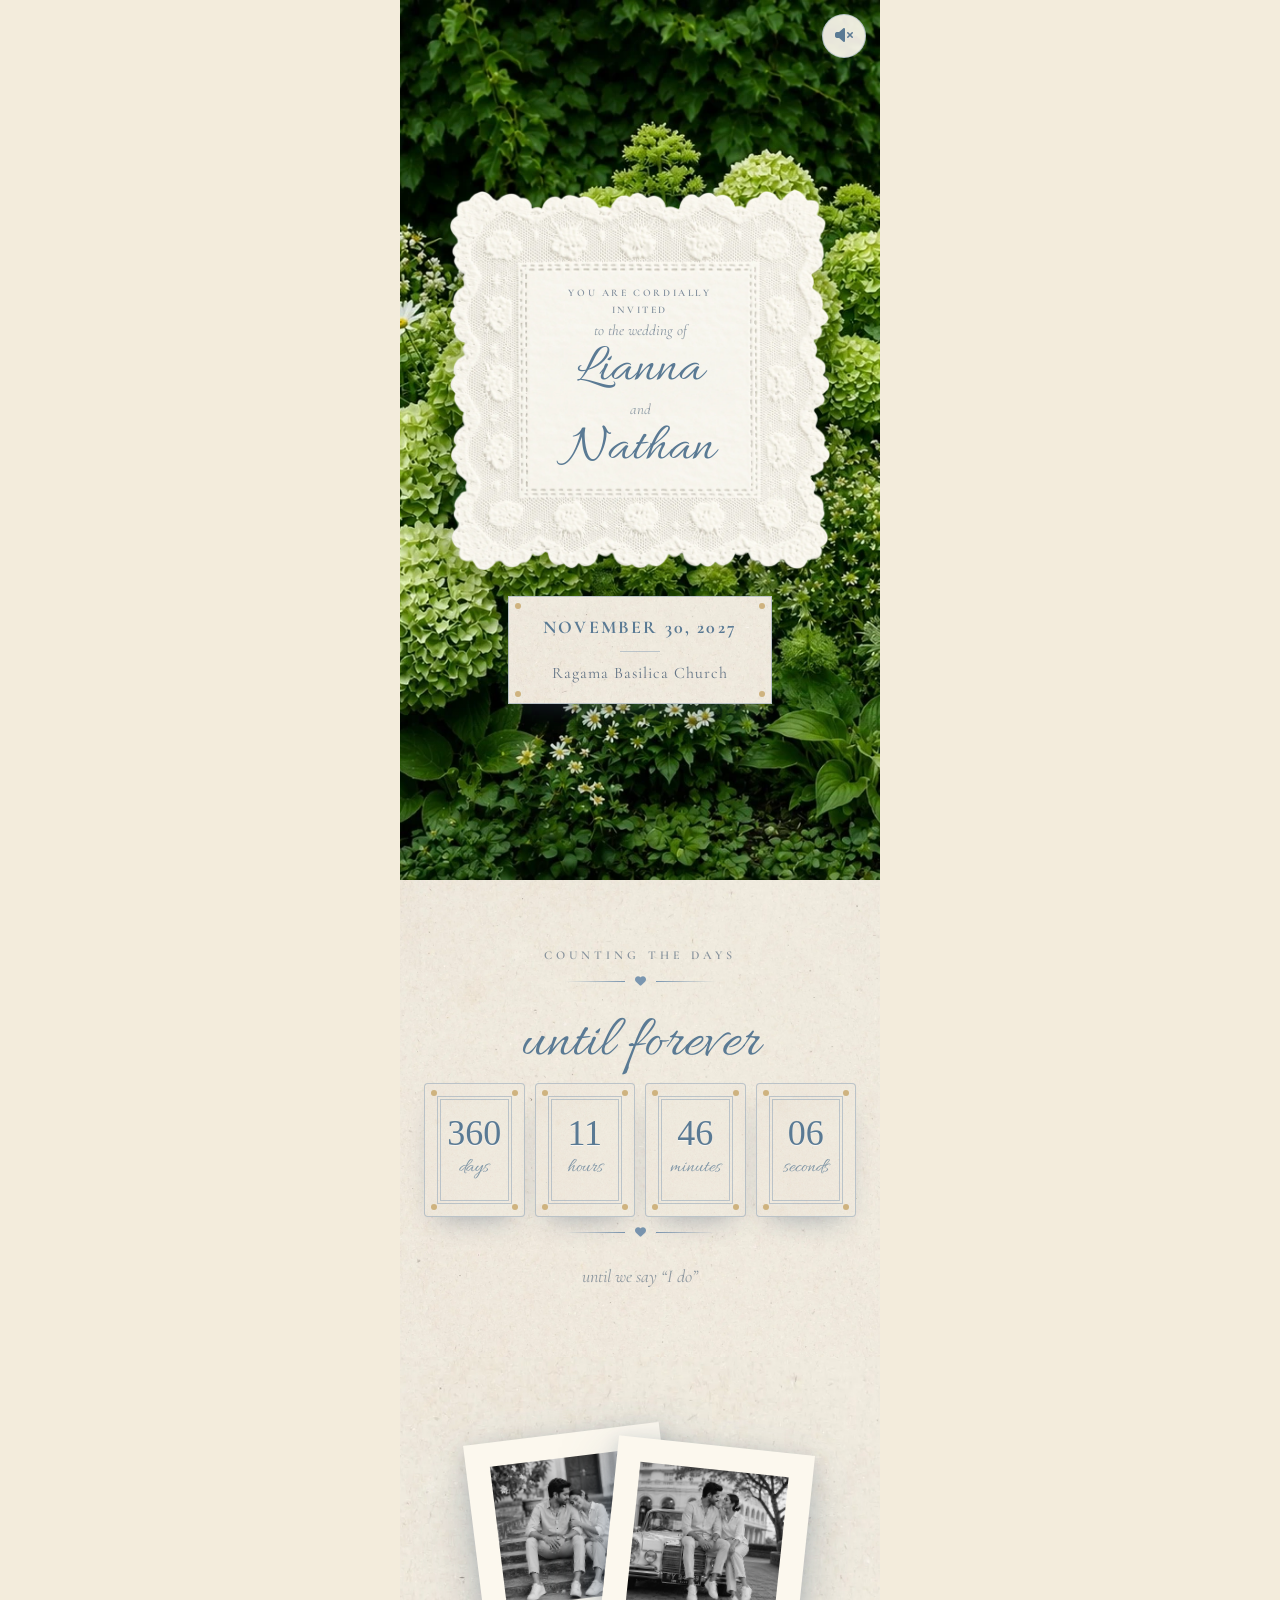
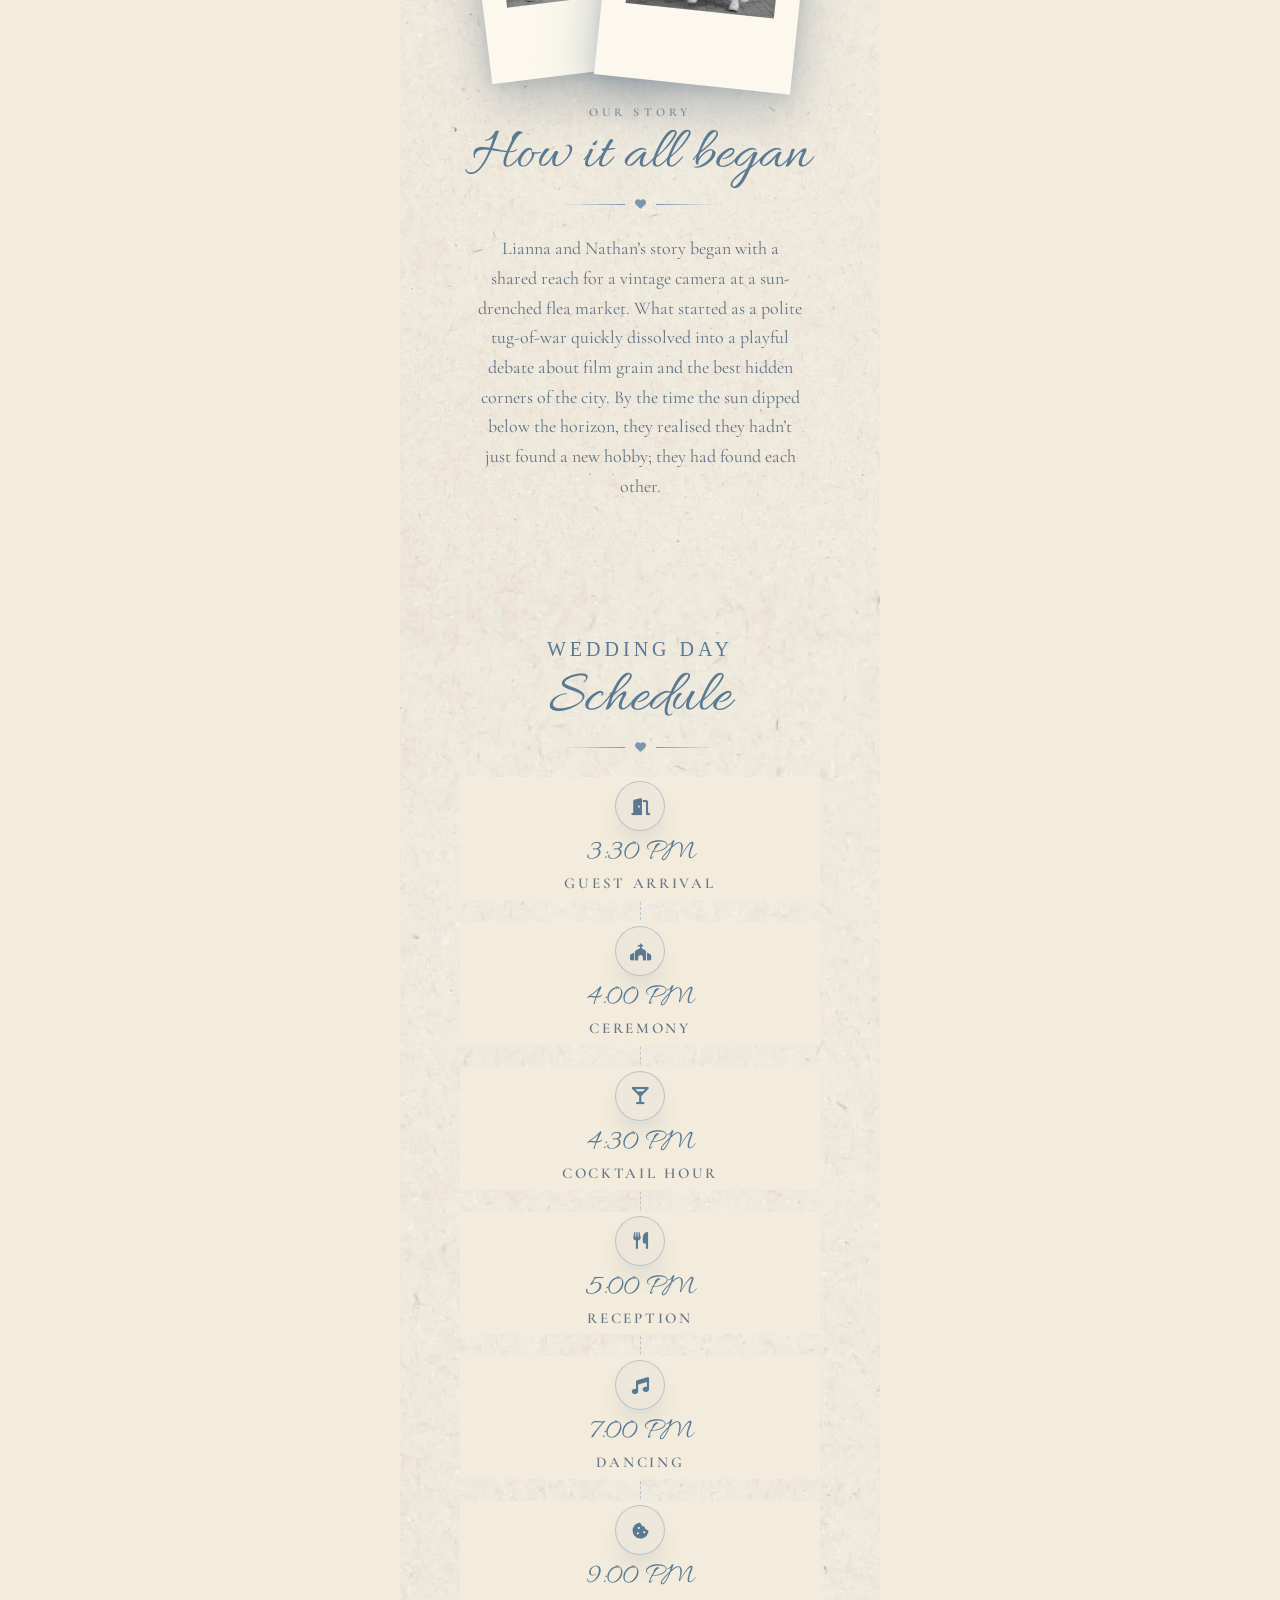
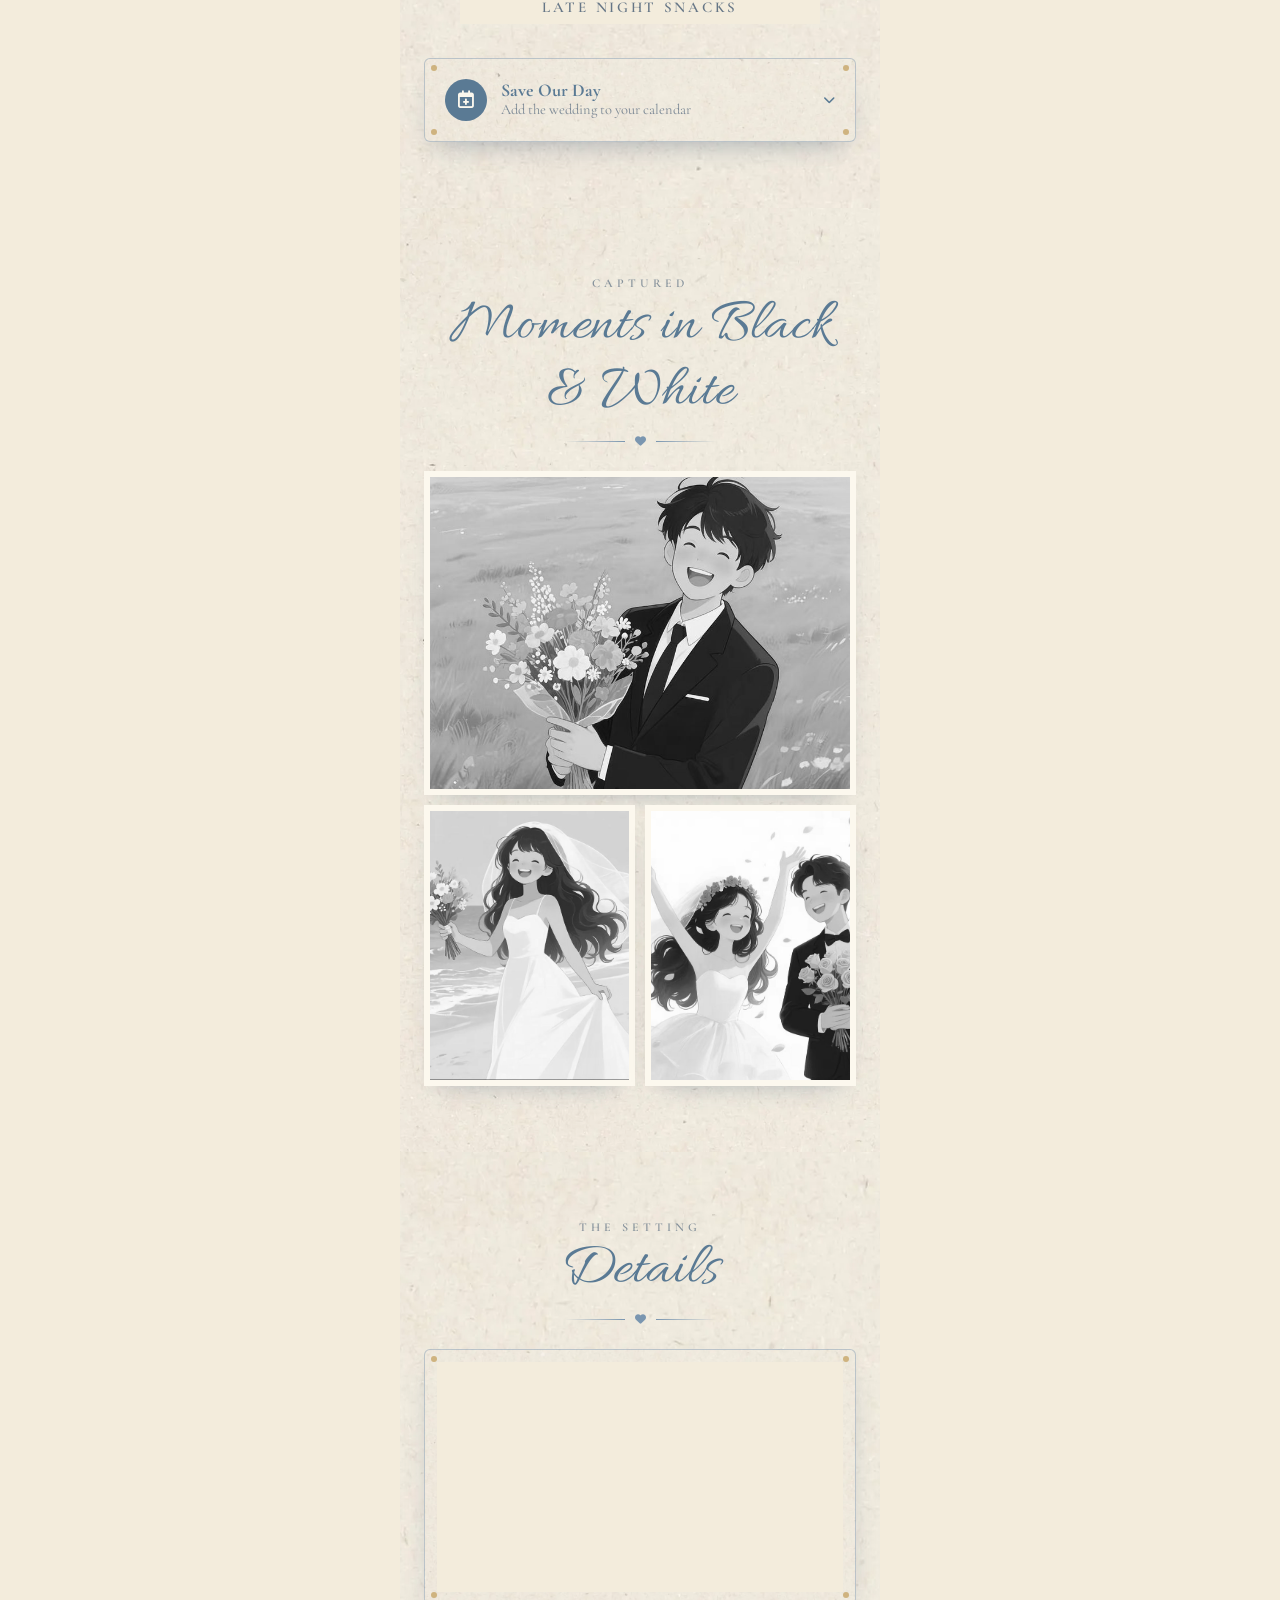
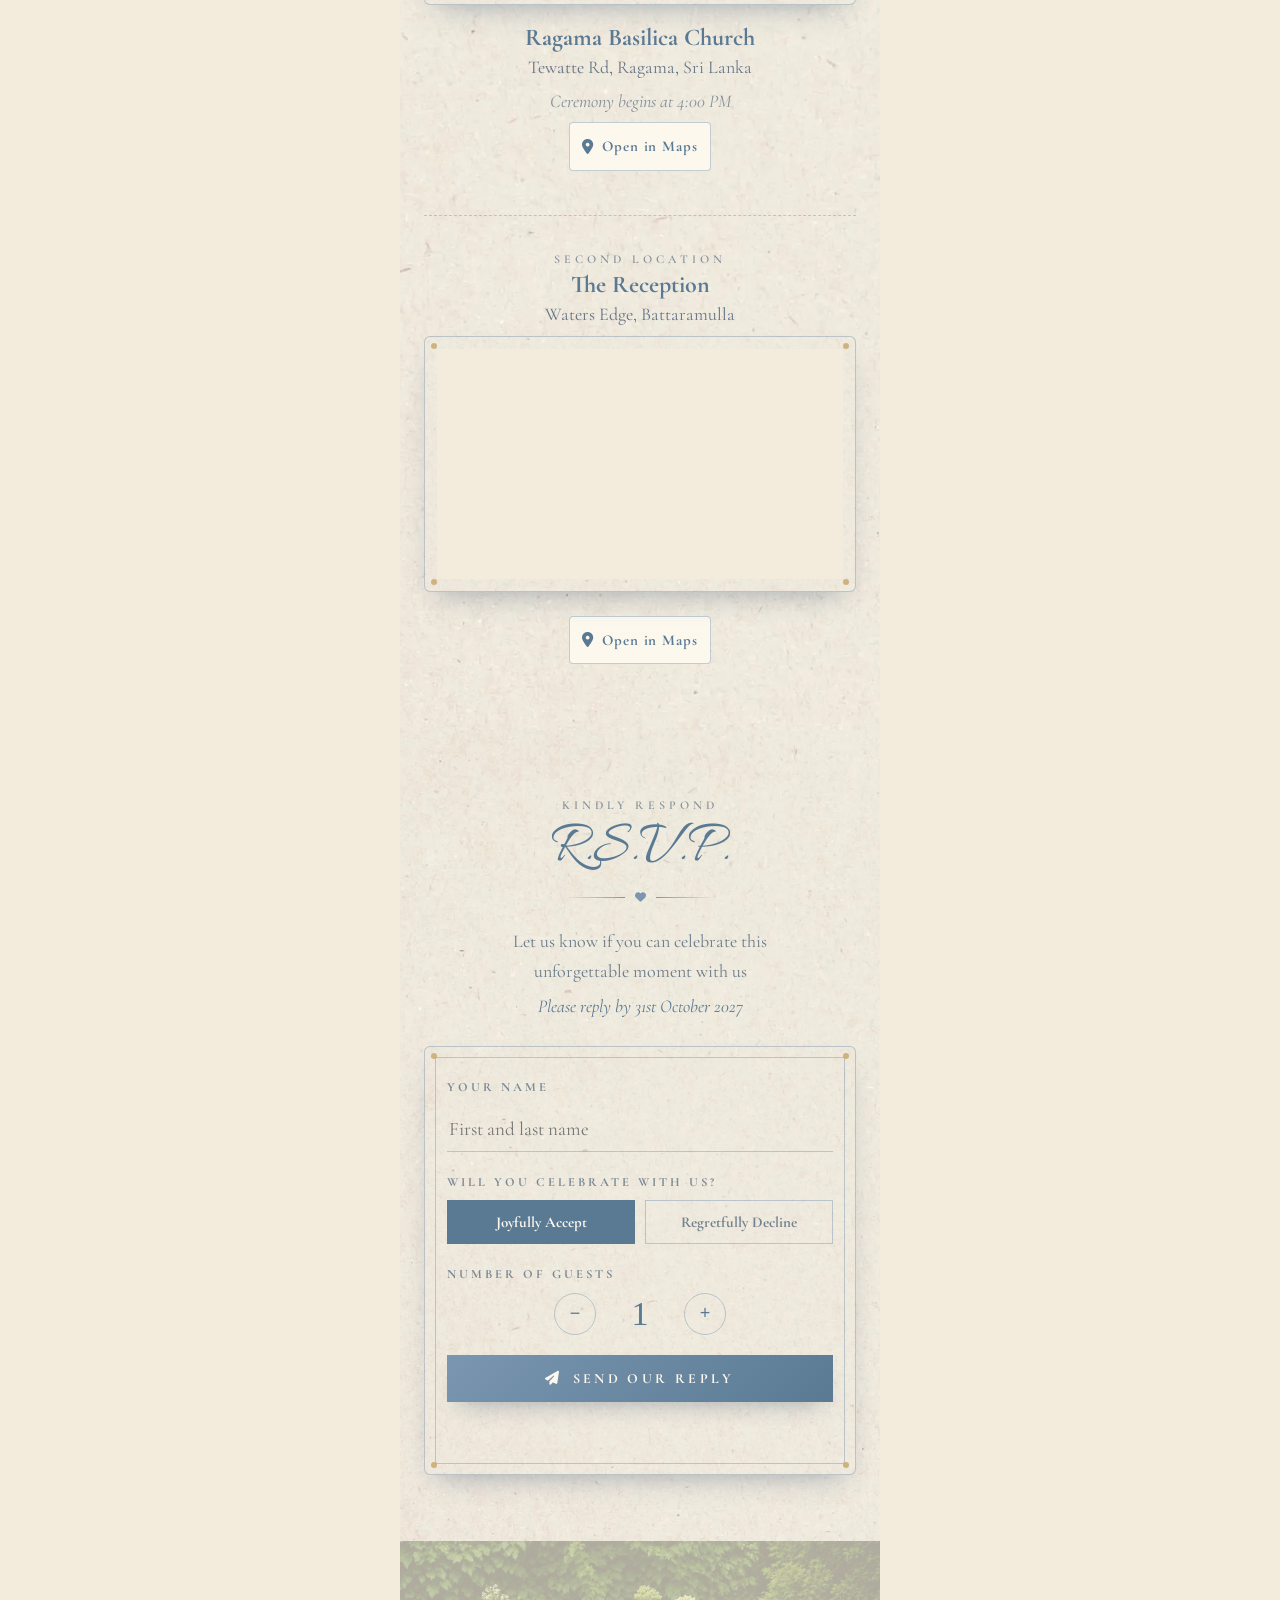
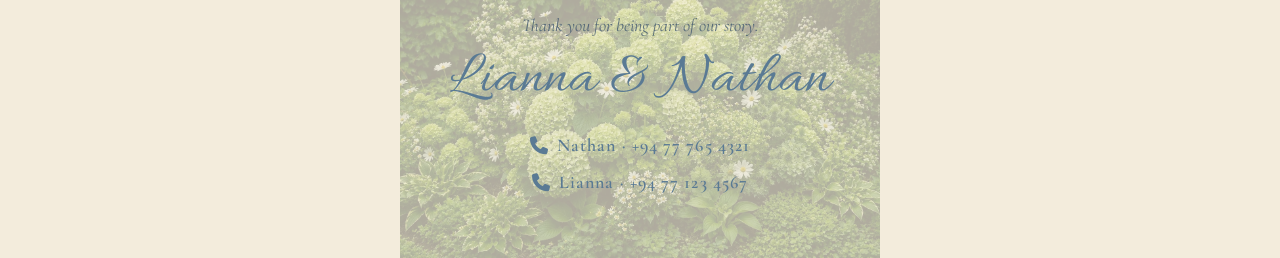
<file: hydrangea.html>
<!DOCTYPE html>
<html lang="en">
<head>
  <meta charset="UTF-8">
  <meta name="viewport" content="width=device-width, initial-scale=1.0">
  <title>Wedding Invitation</title>

  <link rel="preconnect" href="https://fonts.googleapis.com">
  <link rel="preconnect" href="https://fonts.gstatic.com" crossorigin>
  <link href="https://fonts.googleapis.com/css2?family=Allura&family=Cormorant+Garamond:ital,wght@0,400;0,500;0,600;0,700;1,400&display=swap" rel="stylesheet">
  <link rel="stylesheet" href="https://cdnjs.cloudflare.com/ajax/libs/font-awesome/6.5.0/css/all.min.css">

  <link rel="stylesheet" href="css/hydrangea.css">
</head>
<body>

<div class="florets" aria-hidden="true"><i></i><i></i><i></i><i></i><i></i><i></i><i></i><i></i><i></i><i></i></div>

<audio id="bg-music" loop preload="none"></audio>
<button class="music" id="music" onclick="toggleMusic()" aria-label="Turn music on"><i class="fas fa-volume-xmark"></i></button>

<main id="app"></main>

<div id="lightbox" onclick="this.classList.remove('show')"><img alt=""></div>

<script src="js/demos.js"></script>
<script src="js/hydrangea.js"></script>
</body>
</html>
</file>
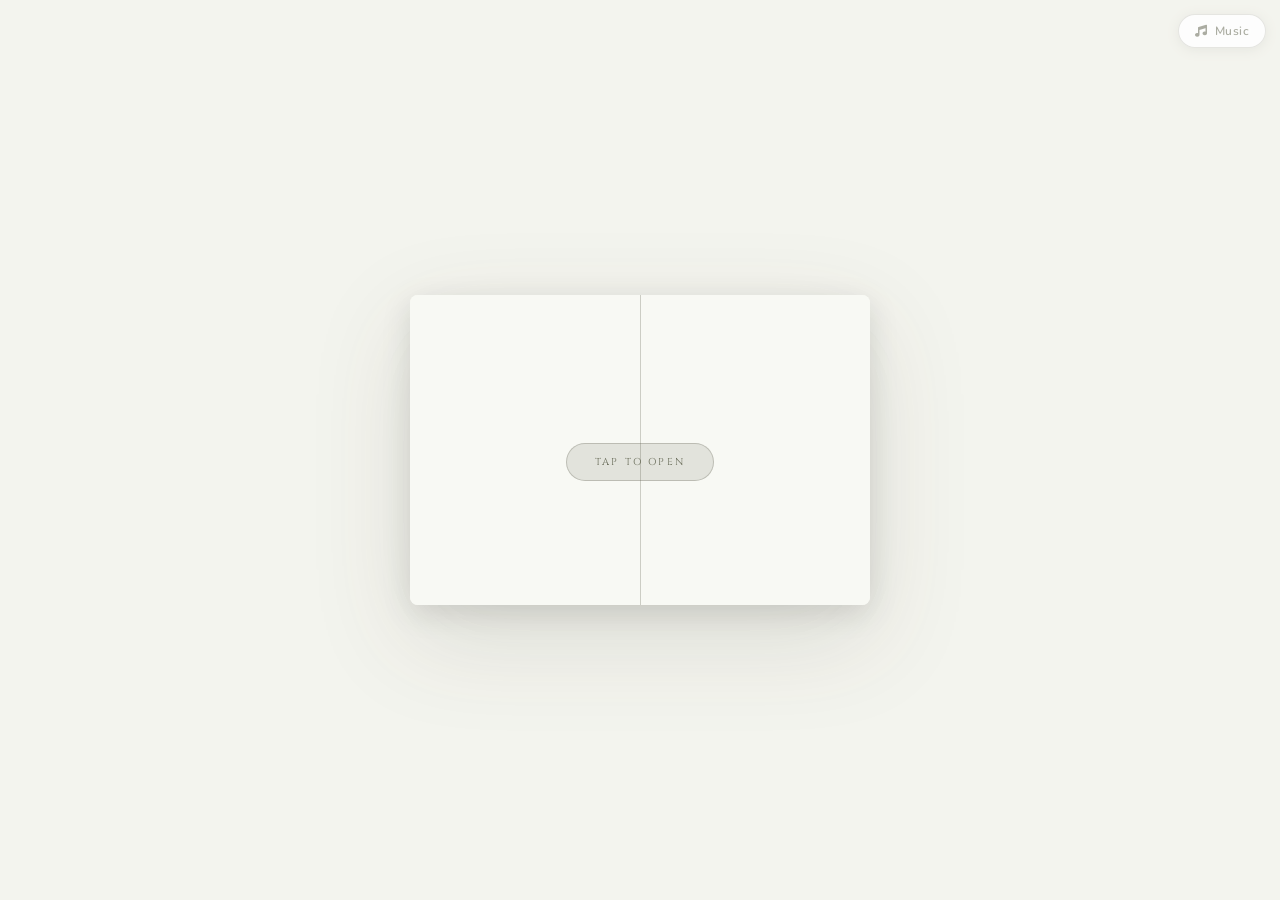
<file: invite.html>
<!DOCTYPE html>
<html lang="en">
<head>
  <meta charset="UTF-8">
  <meta name="viewport" content="width=device-width, initial-scale=1.0">
  <title>Wedding Invitation</title>

  <link rel="preconnect" href="https://fonts.googleapis.com">
  <link rel="preconnect" href="https://fonts.gstatic.com" crossorigin>
  <link href="https://fonts.googleapis.com/css2?family=Great+Vibes&family=Cormorant+Garamond:ital,wght@0,300;0,400;0,500;0,600;1,300;1,400;1,500&family=Cinzel:wght@400;500;600&family=Nunito:wght@300;400;500;600;700&display=swap" rel="stylesheet">
  <link rel="stylesheet" href="https://cdnjs.cloudflare.com/ajax/libs/font-awesome/6.5.0/css/all.min.css">

  <link rel="stylesheet" href="css/invite.css">
</head>
<body>

<div id="env-intro">
  <div class="env-bg" id="env-bg"></div>
  <div class="env-scene">
    <div class="env-backing"></div>
    <div class="env-panel env-panel-left"></div>
    <div class="env-panel env-panel-right"></div>
    <div class="env-fold"></div>
    <div class="env-content" id="env-content">
      <div class="env-monogram" id="env-monogram"></div>
      <button class="env-open-btn" onclick="openEnvelope()">TAP TO OPEN</button>
    </div>
  </div>
</div>

<audio id="bg-music" loop preload="none"></audio>
<button class="music-btn" onclick="toggleMusic()">
  <i class="fas fa-music" id="music-icon"></i>
  <span id="music-label">Music</span>
</button>

<main id="app"></main>

<div id="contact-modal" onclick="if(event.target===this)this.classList.remove('show')">
  <div class="cm-box">
    <button class="cm-close" onclick="document.getElementById('contact-modal').classList.remove('show')">&times;</button>
    <div class="cm-title">Contact Us</div>
    <div id="cm-people"></div>
  </div>
</div>

<script src="js/demos.js"></script>
<script src="js/invite.js"></script>
</body>
</html>
</file>
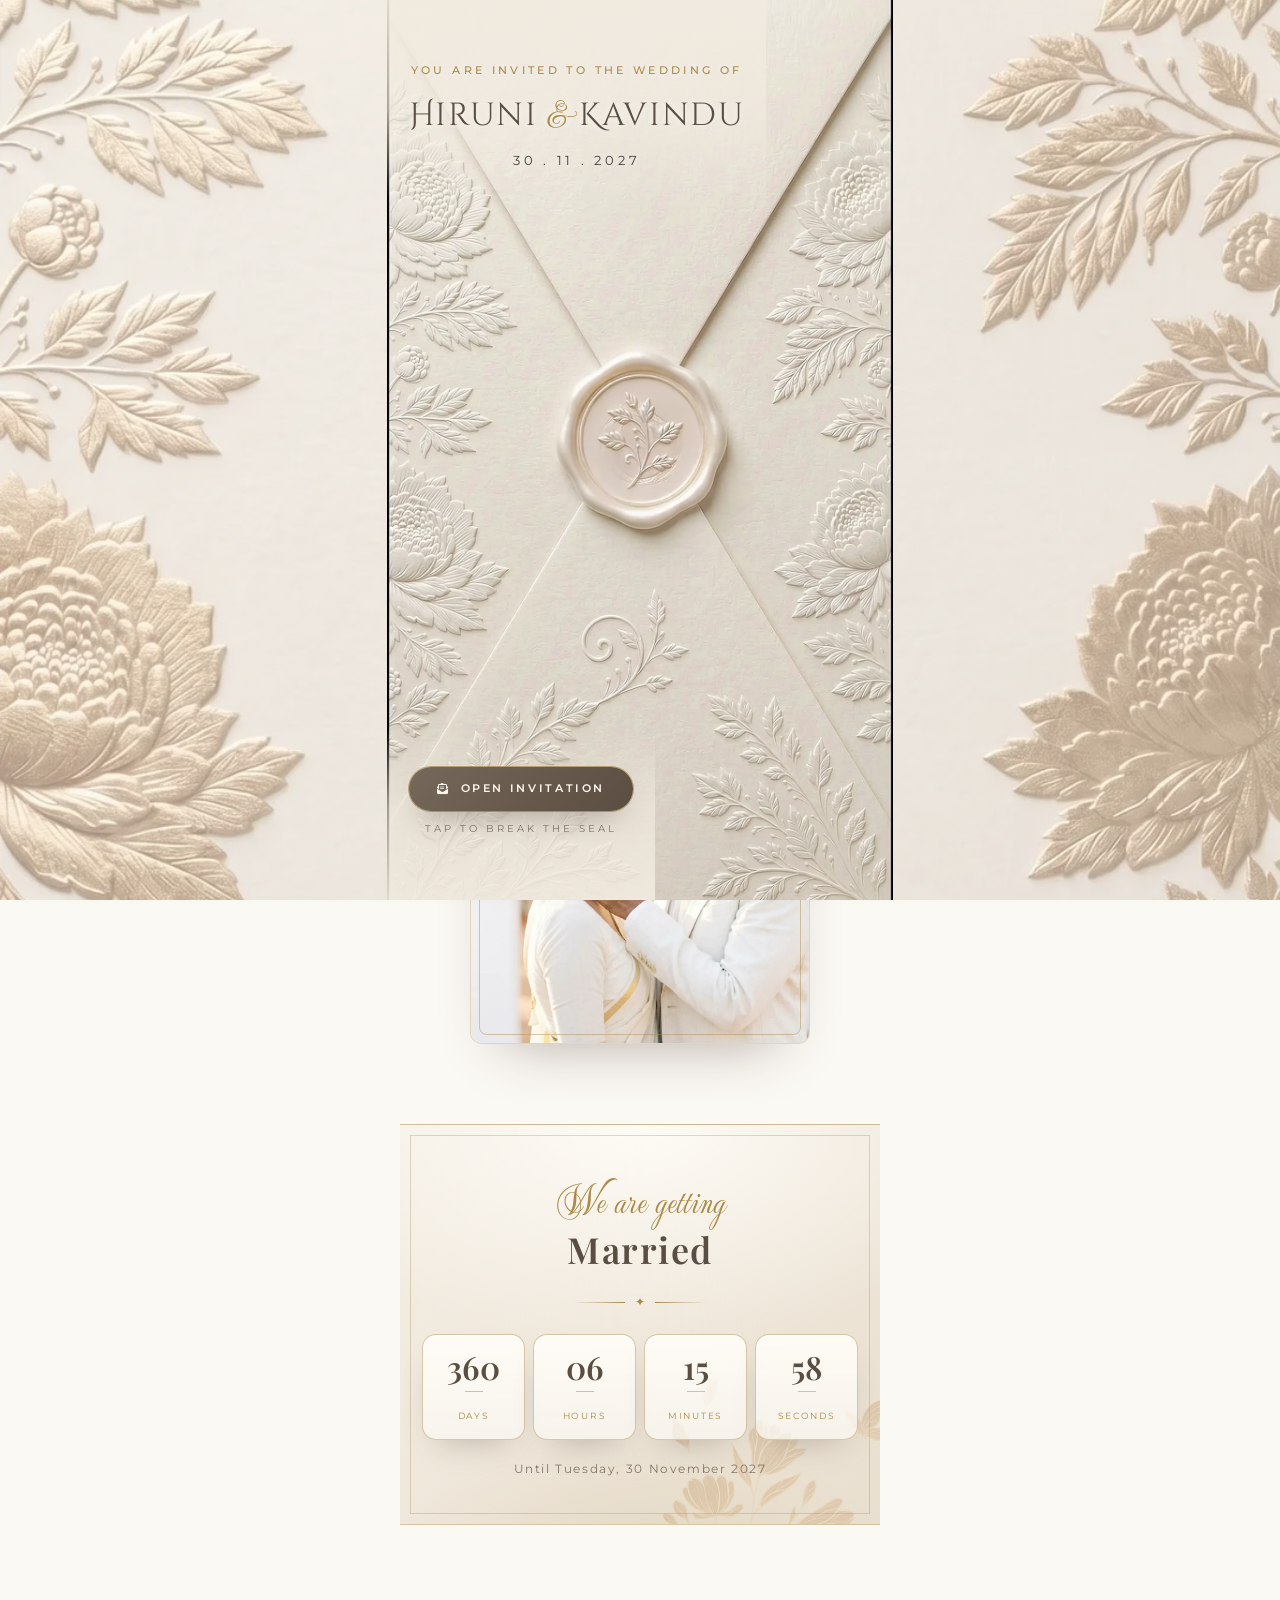
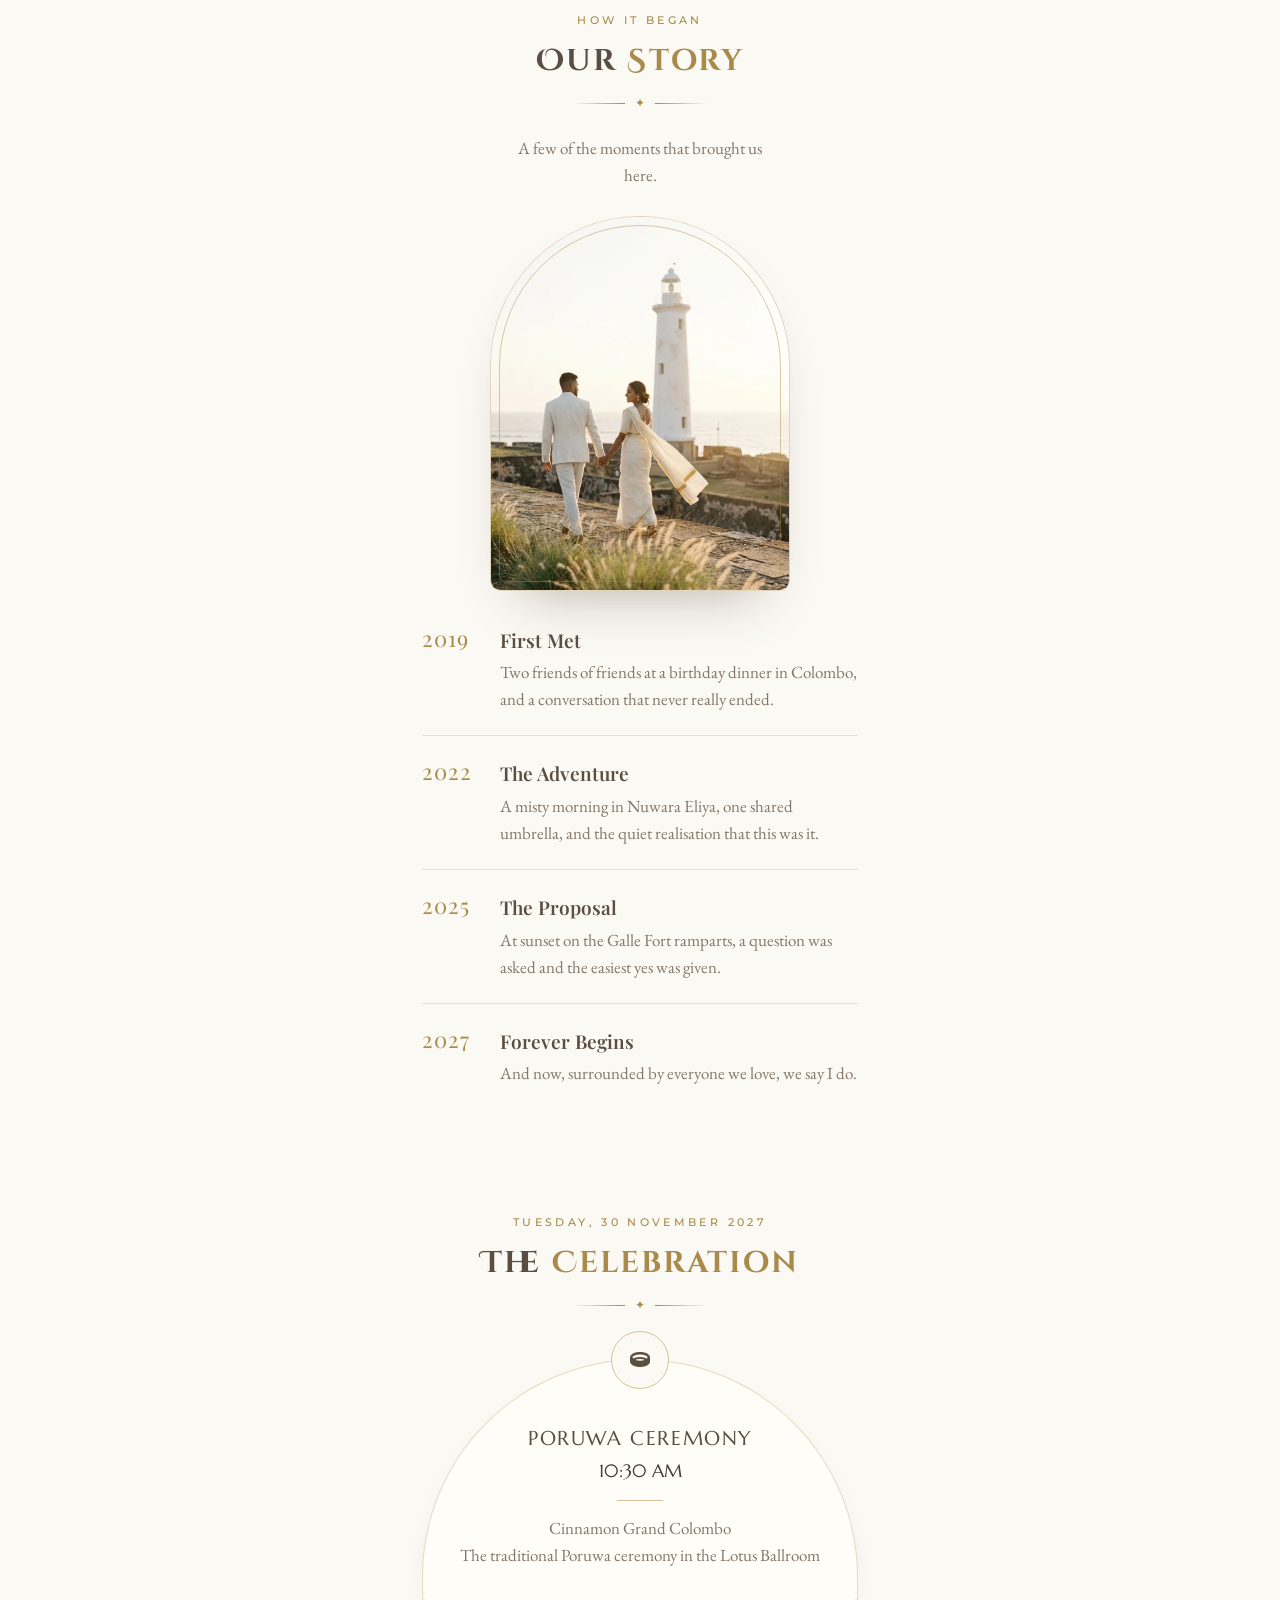
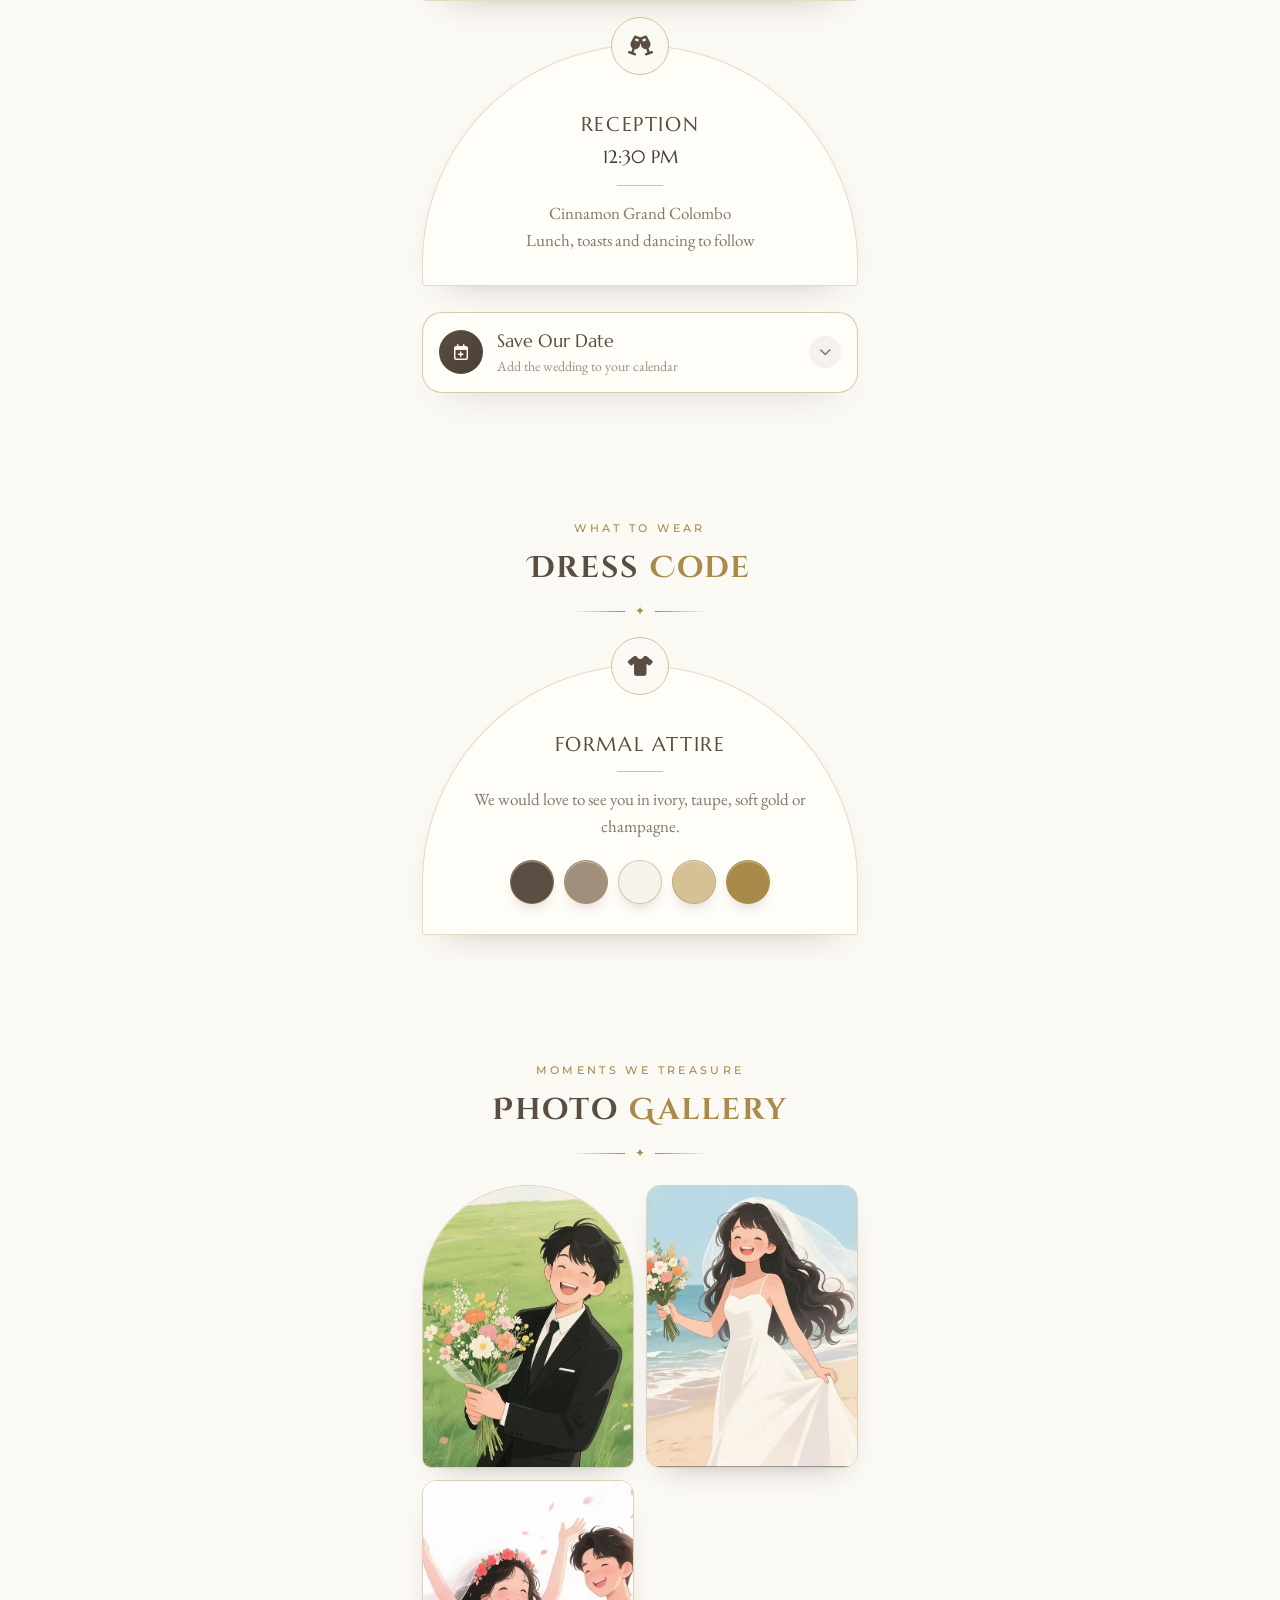
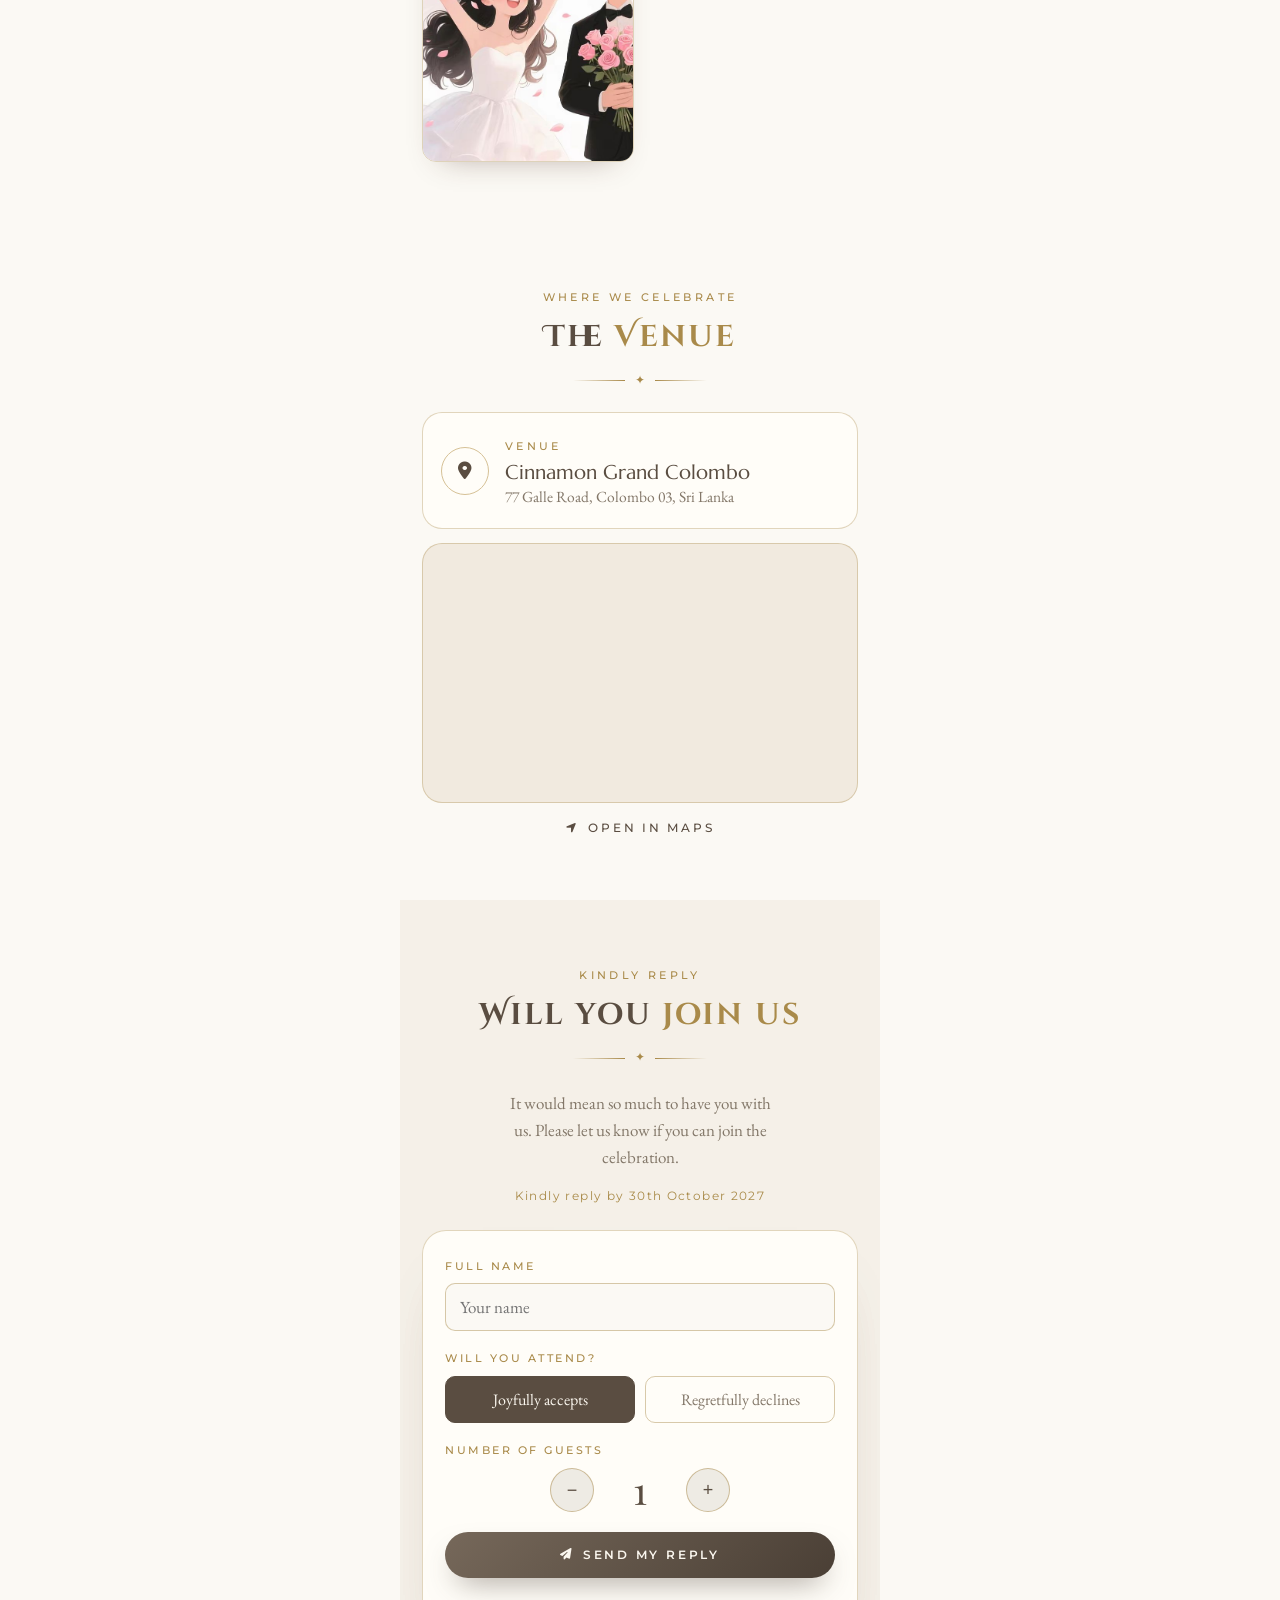
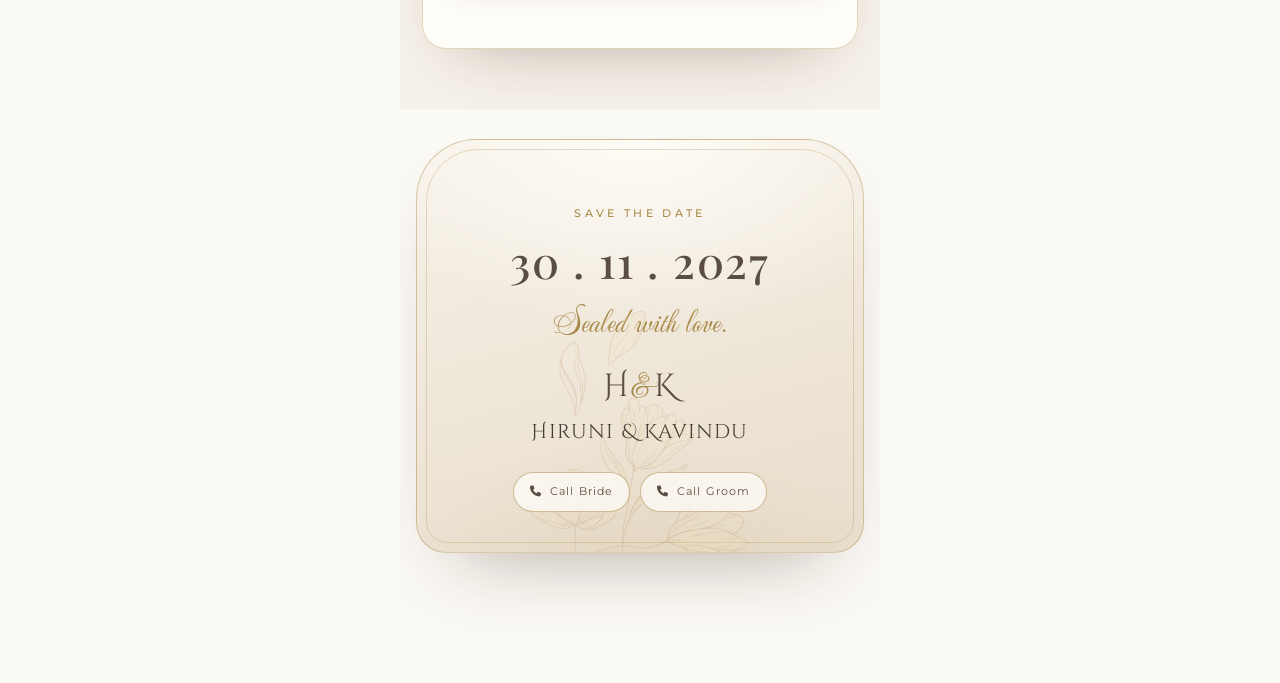
<file: ivory.html>
<!DOCTYPE html>
<html lang="en">
<head>
  <meta charset="UTF-8">
  <meta name="viewport" content="width=device-width, initial-scale=1.0">
  <title>Wedding Invitation</title>

  <link rel="preconnect" href="https://fonts.googleapis.com">
  <link rel="preconnect" href="https://fonts.gstatic.com" crossorigin>
  <link href="https://fonts.googleapis.com/css2?family=Cinzel+Decorative:wght@400;700&family=Mea+Culpa&family=Montserrat:wght@400;500;600&family=Playfair+Display:wght@500;600&family=Marcellus&family=EB+Garamond:ital,wght@0,400;0,500;1,400&display=swap" rel="stylesheet">
  <link rel="stylesheet" href="https://cdnjs.cloudflare.com/ajax/libs/font-awesome/6.5.0/css/all.min.css">

  <link rel="stylesheet" href="css/ivory.css">
</head>
<body>

<div class="silk" id="silk"></div>
<div class="petals" aria-hidden="true"><i></i><i></i><i></i><i></i><i></i><i></i><i></i><i></i><i></i><i></i><i></i><i></i></div>

<div id="intro">
  <div class="envelope">
    <video id="env-video" muted playsinline preload="auto" disablepictureinpicture></video>
  </div>
  <button class="i-tap" onclick="openIntro()" aria-label="Open the invitation">
    <span class="i-top">
      <span class="eyebrow">You are invited to the wedding of</span>
      <span class="i-names" id="i-names"></span>
      <span class="i-date" id="i-date"></span>
    </span>
    <span class="i-bottom">
      <span class="i-guest" id="i-guest"></span>
      <span class="i-btn"><i class="fas fa-envelope-open-text"></i> Open Invitation</span>
      <span class="i-hint">Tap to break the seal</span>
    </span>
  </button>
</div>

<audio id="bg-music" loop preload="none"></audio>
<header class="topbar"><a href="#home" class="mono" id="mono"></a></header>
<button class="music" id="music" onclick="toggleMusic()" aria-label="Turn music on"><i class="fas fa-volume-xmark"></i></button>

<main id="app"></main>

<nav class="nav" id="nav">
  <a href="#home" class="on"><i class="fas fa-house"></i><span>Home</span></a>
  <a href="#events"><i class="far fa-calendar"></i><span>Details</span></a>
  <a href="#rsvp" class="rsvp-tab"><b><i class="far fa-envelope"></i></b><span>RSVP</span></a>
  <a href="#gallery"><i class="far fa-image"></i><span>Gallery</span></a>
  <a href="#venue"><i class="fas fa-location-dot"></i><span>Location</span></a>
</nav>

<div id="lightbox" onclick="this.classList.remove('show')"><img alt=""></div>

<script src="js/demos.js"></script>
<script src="js/ivory.js"></script>
</body>
</html>
</file>
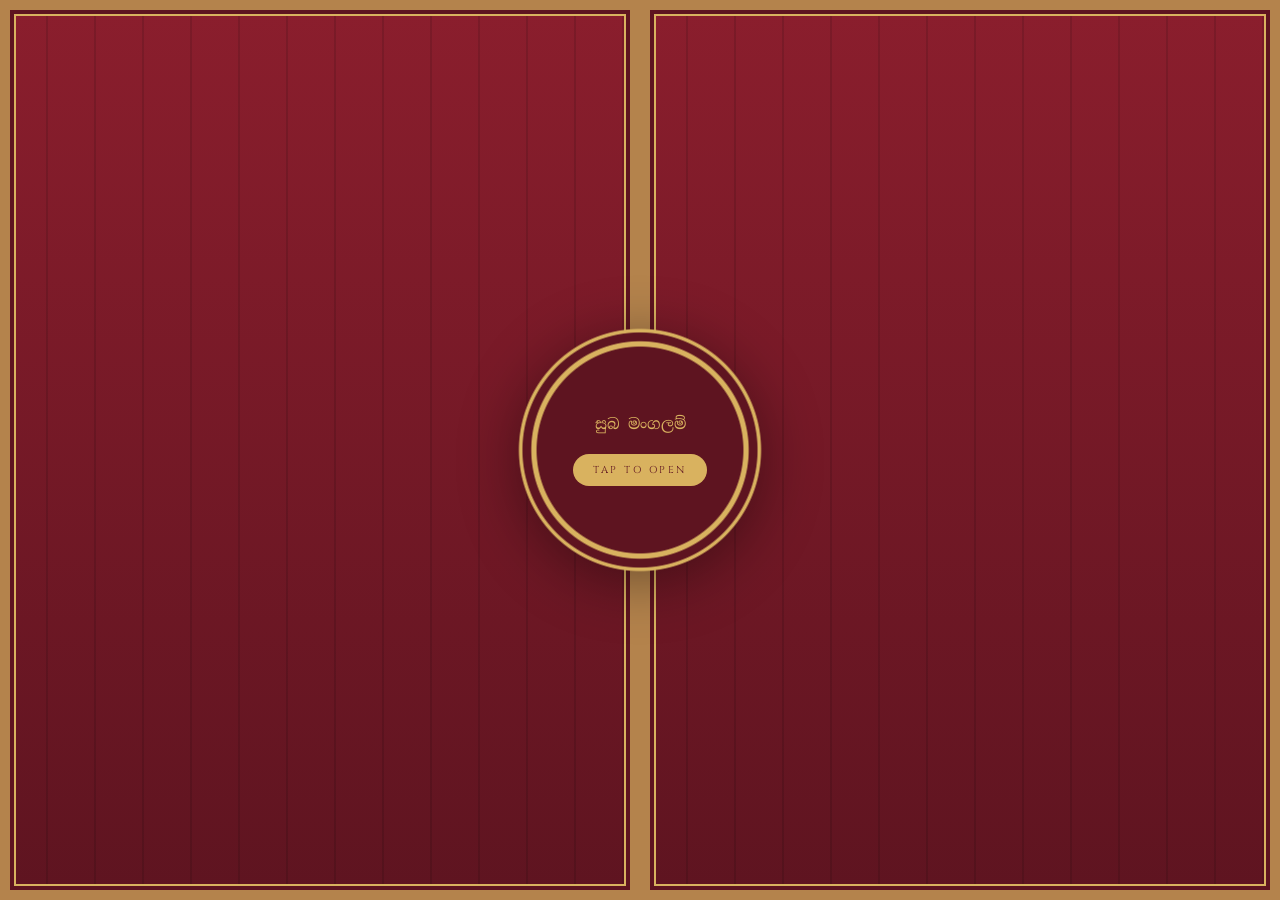
<file: kandyan.html>
<!DOCTYPE html>
<html lang="en">
<head>
  <meta charset="UTF-8">
  <meta name="viewport" content="width=device-width, initial-scale=1.0">
  <title>Wedding Invitation</title>

  <link rel="preconnect" href="https://fonts.googleapis.com">
  <link rel="preconnect" href="https://fonts.gstatic.com" crossorigin>
  <link href="https://fonts.googleapis.com/css2?family=Cinzel+Decorative:wght@400;700&family=Cinzel:wght@400;500;600&family=Cormorant+Garamond:ital,wght@0,400;0,500;0,600;1,400;1,500&family=Great+Vibes&family=Noto+Serif+Sinhala:wght@400;600&family=Nunito:wght@400;600;700&display=swap" rel="stylesheet">
  <link rel="stylesheet" href="https://cdnjs.cloudflare.com/ajax/libs/font-awesome/6.5.0/css/all.min.css">

  <link rel="stylesheet" href="css/kandyan.css">
</head>
<body>

<div id="door-intro">
  <div class="door door-l" id="door-l"></div>
  <div class="door door-r" id="door-r"></div>
  <div class="door-center" id="door-center">
    <div class="door-medallion">
      <span class="si">සුබ මංගලම්</span>
      <div class="door-mono" id="door-mono"></div>
      <button class="door-btn" onclick="openDoors()">Tap to open</button>
    </div>
  </div>
</div>

<audio id="bg-music" loop preload="none"></audio>
<button class="music-btn" onclick="toggleMusic()">
  <i class="fas fa-music" id="music-icon"></i>
  <span id="music-label">Music</span>
</button>

<main id="app"></main>

<div id="lightbox" onclick="this.classList.remove('show')"><img alt=""></div>

<script src="js/demos.js"></script>
<script src="js/kandyan.js"></script>
</body>
</html>
</file>
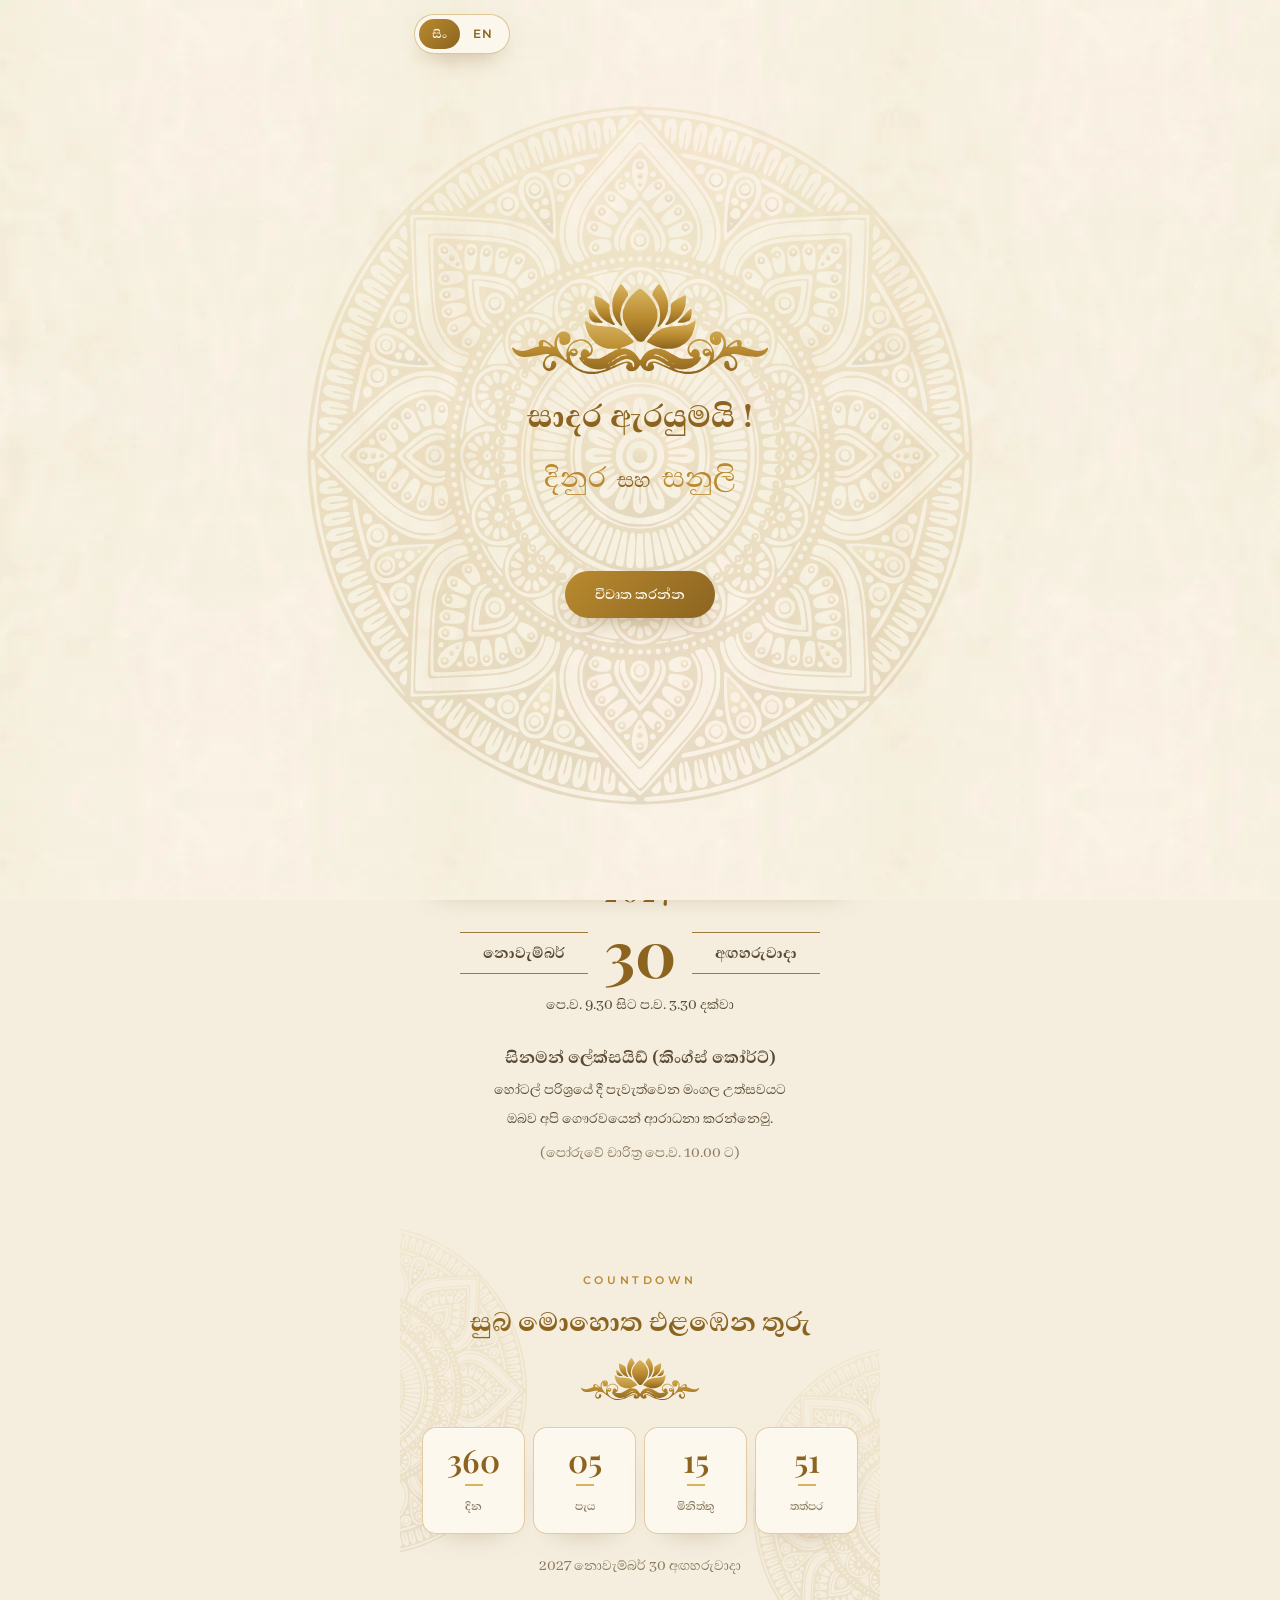
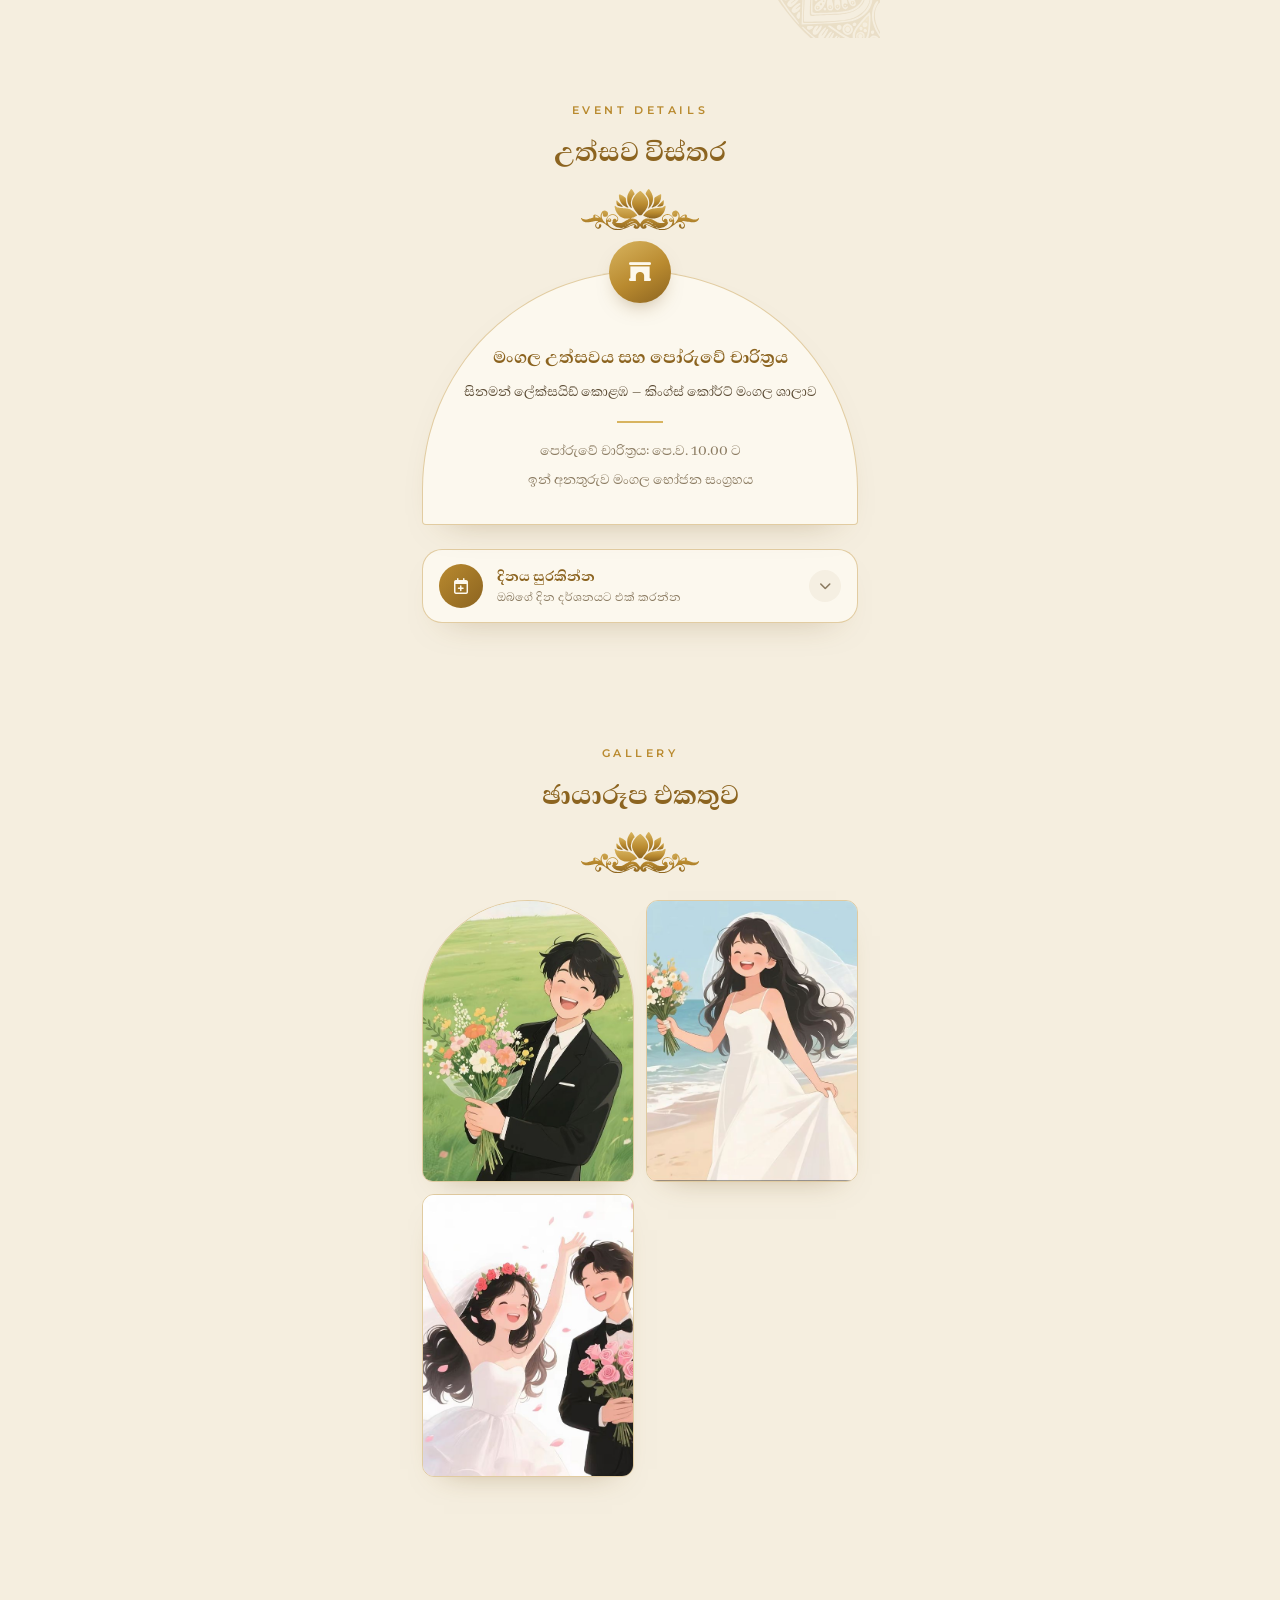
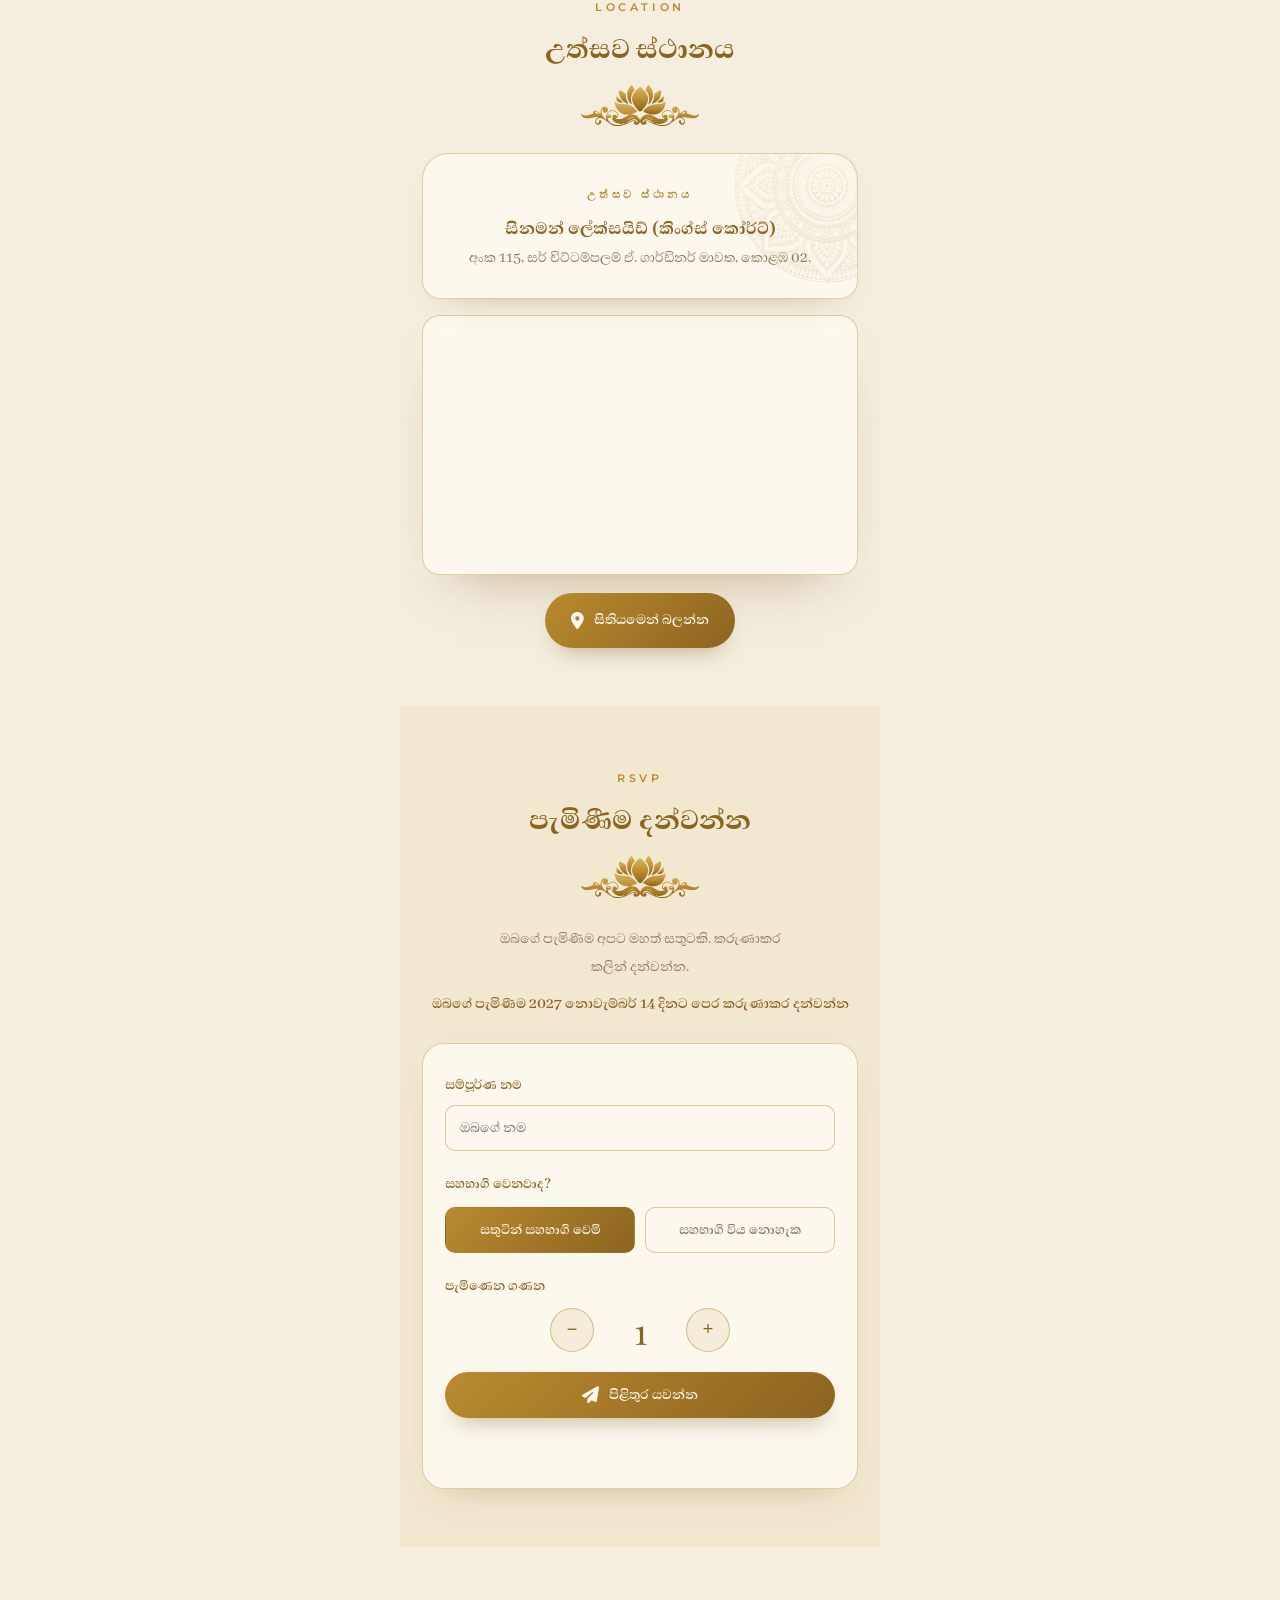
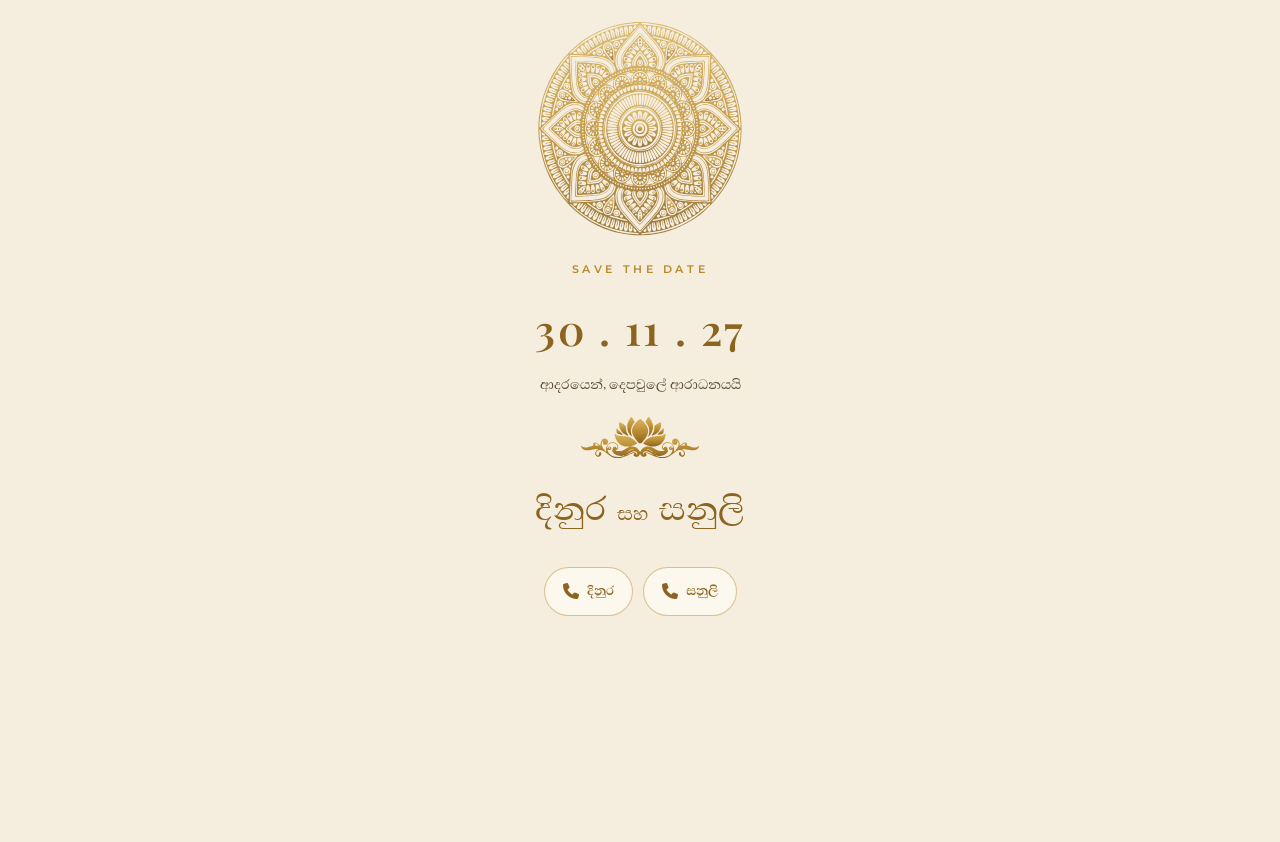
<file: lotus.html>
<!DOCTYPE html>
<html lang="si">
<head>
  <meta charset="UTF-8">
  <meta name="viewport" content="width=device-width, initial-scale=1.0">
  <title>Wedding Invitation</title>

  <link rel="preconnect" href="https://fonts.googleapis.com">
  <link rel="preconnect" href="https://fonts.gstatic.com" crossorigin>
  <link href="https://fonts.googleapis.com/css2?family=Abhaya+Libre:wght@400;600;700&family=Pinyon+Script&family=Playfair+Display:wght@600;700&family=Montserrat:wght@500;600&display=swap" rel="stylesheet">
  <link rel="stylesheet" href="https://cdnjs.cloudflare.com/ajax/libs/font-awesome/6.5.0/css/all.min.css">

  <link rel="stylesheet" href="css/lotus.css">
</head>
<body>

<div class="paper" id="paper"></div>
<div class="dust" aria-hidden="true"><i></i><i></i><i></i><i></i><i></i><i></i><i></i><i></i><i></i><i></i><i></i><i></i></div>

<div id="intro">
  <img class="i-mandala" id="i-mandala" alt="">
  <div class="i-content">
    <img class="i-flourish" id="i-flourish" alt="">
    <p class="i-welcome" id="i-welcome"></p>
    <p class="i-names" id="i-names"></p>
    <p class="i-guest" id="i-guest"></p>
    <button class="i-btn" id="i-btn" onclick="openIntro()"></button>
  </div>
</div>

<div class="lang" id="lang" role="group" aria-label="Invitation language">
  <button type="button" data-lang="si">සිං</button>
  <button type="button" data-lang="en">EN</button>
</div>

<audio id="drums" preload="auto"></audio>
<audio id="bg-music" loop preload="none"></audio>
<button class="music" id="music" onclick="toggleMusic()" aria-label="Play music"><i class="fas fa-music"></i></button>

<main id="app"></main>

<nav class="nav" id="nav">
  <a href="#home" class="on" aria-label="Home"><i class="fas fa-house"></i></a>
  <a href="#events" aria-label="Events"><i class="far fa-calendar"></i></a>
  <a href="#gallery" aria-label="Album"><i class="far fa-image"></i></a>
  <a href="#venue" aria-label="Map"><i class="fas fa-location-dot"></i></a>
  <a href="#rsvp" aria-label="RSVP"><i class="far fa-envelope"></i></a>
</nav>

<div id="lightbox" onclick="this.classList.remove('show')"><img alt=""></div>

<script src="js/demos.js"></script>
<script src="js/lotus.js"></script>
</body>
</html>
</file>
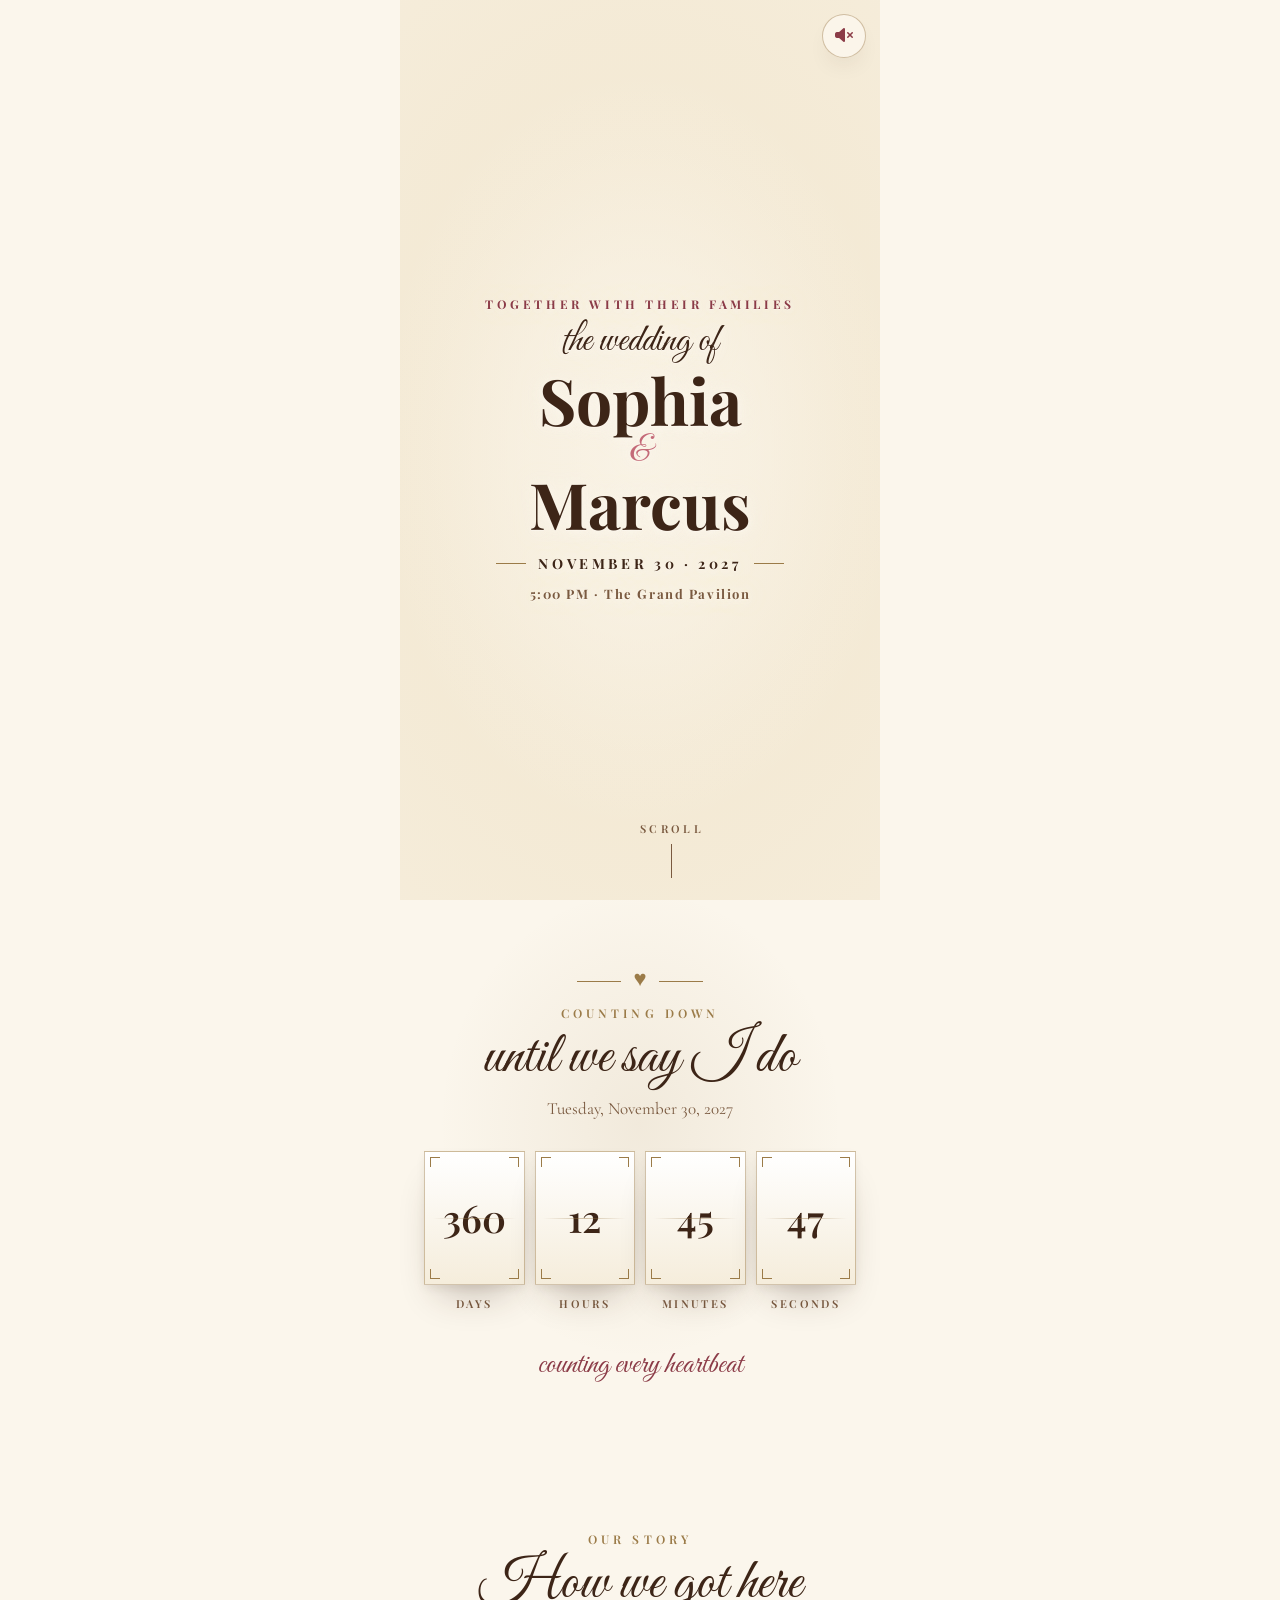
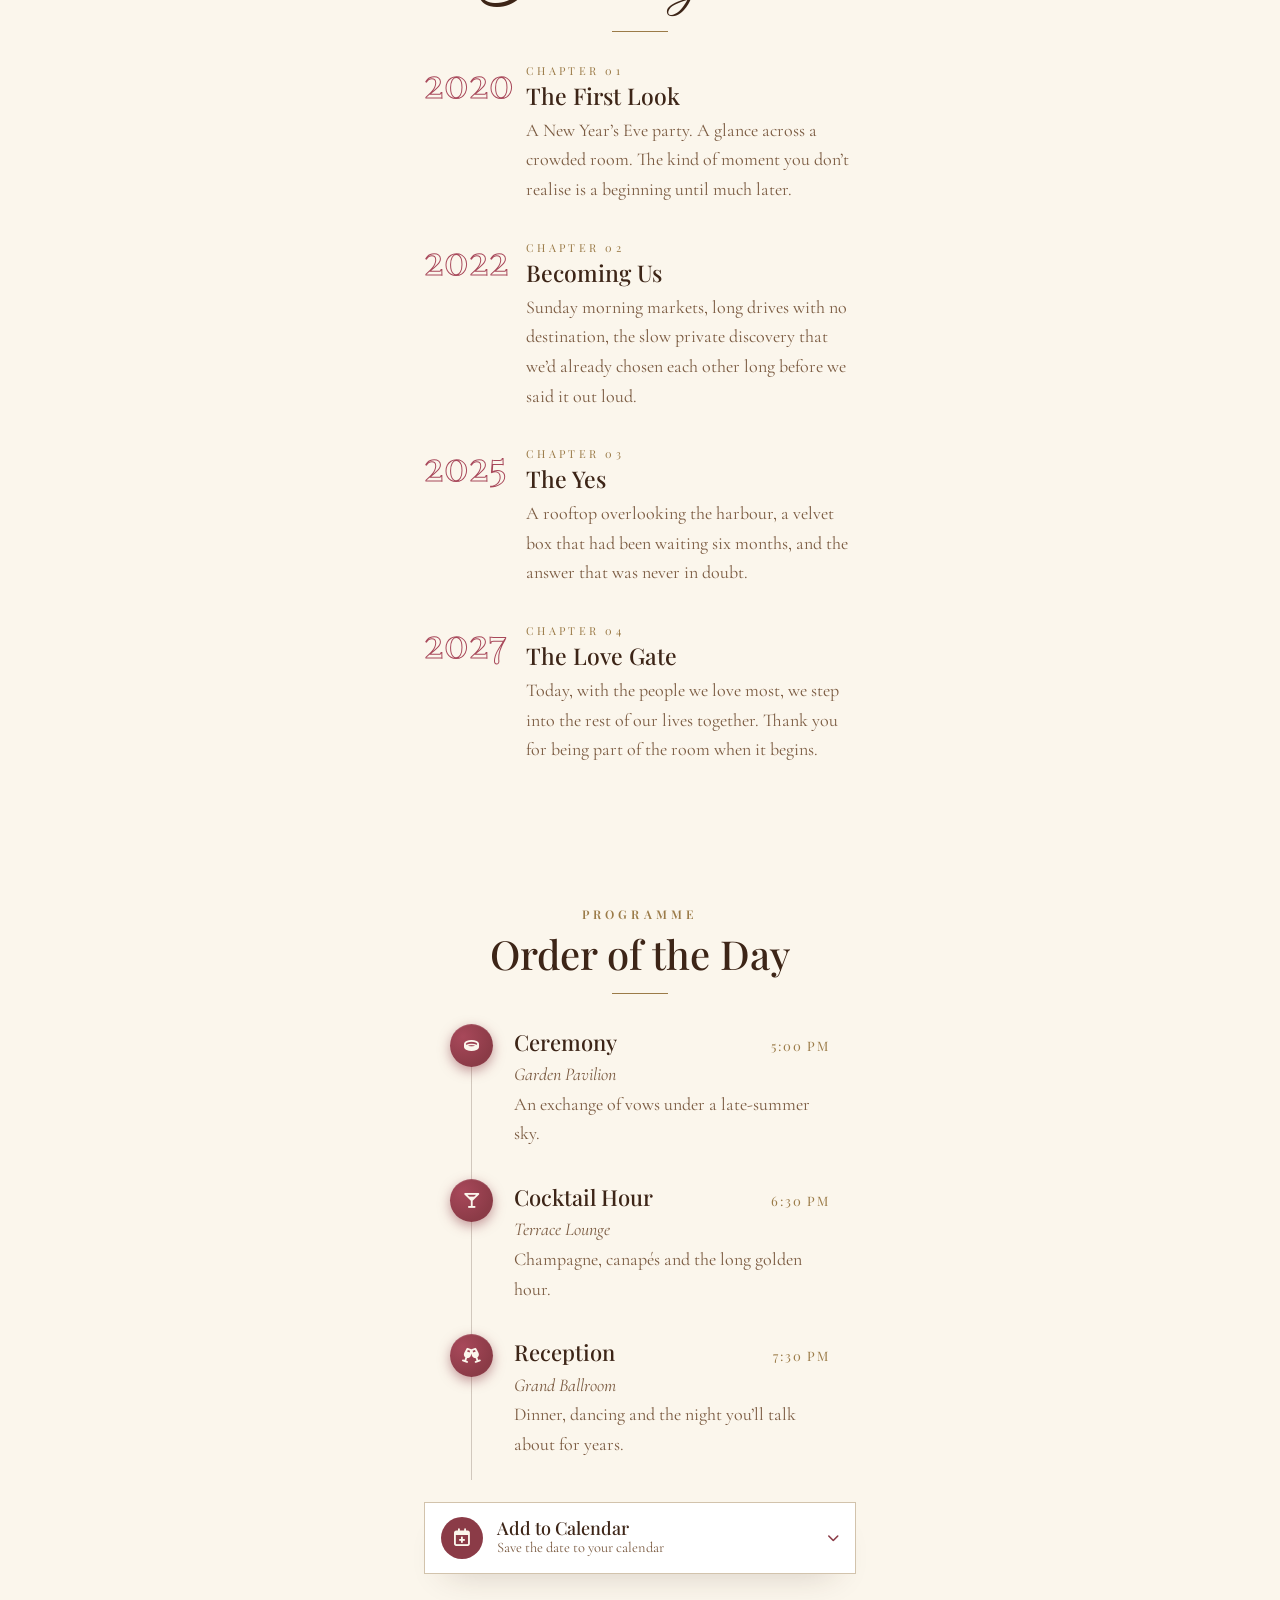
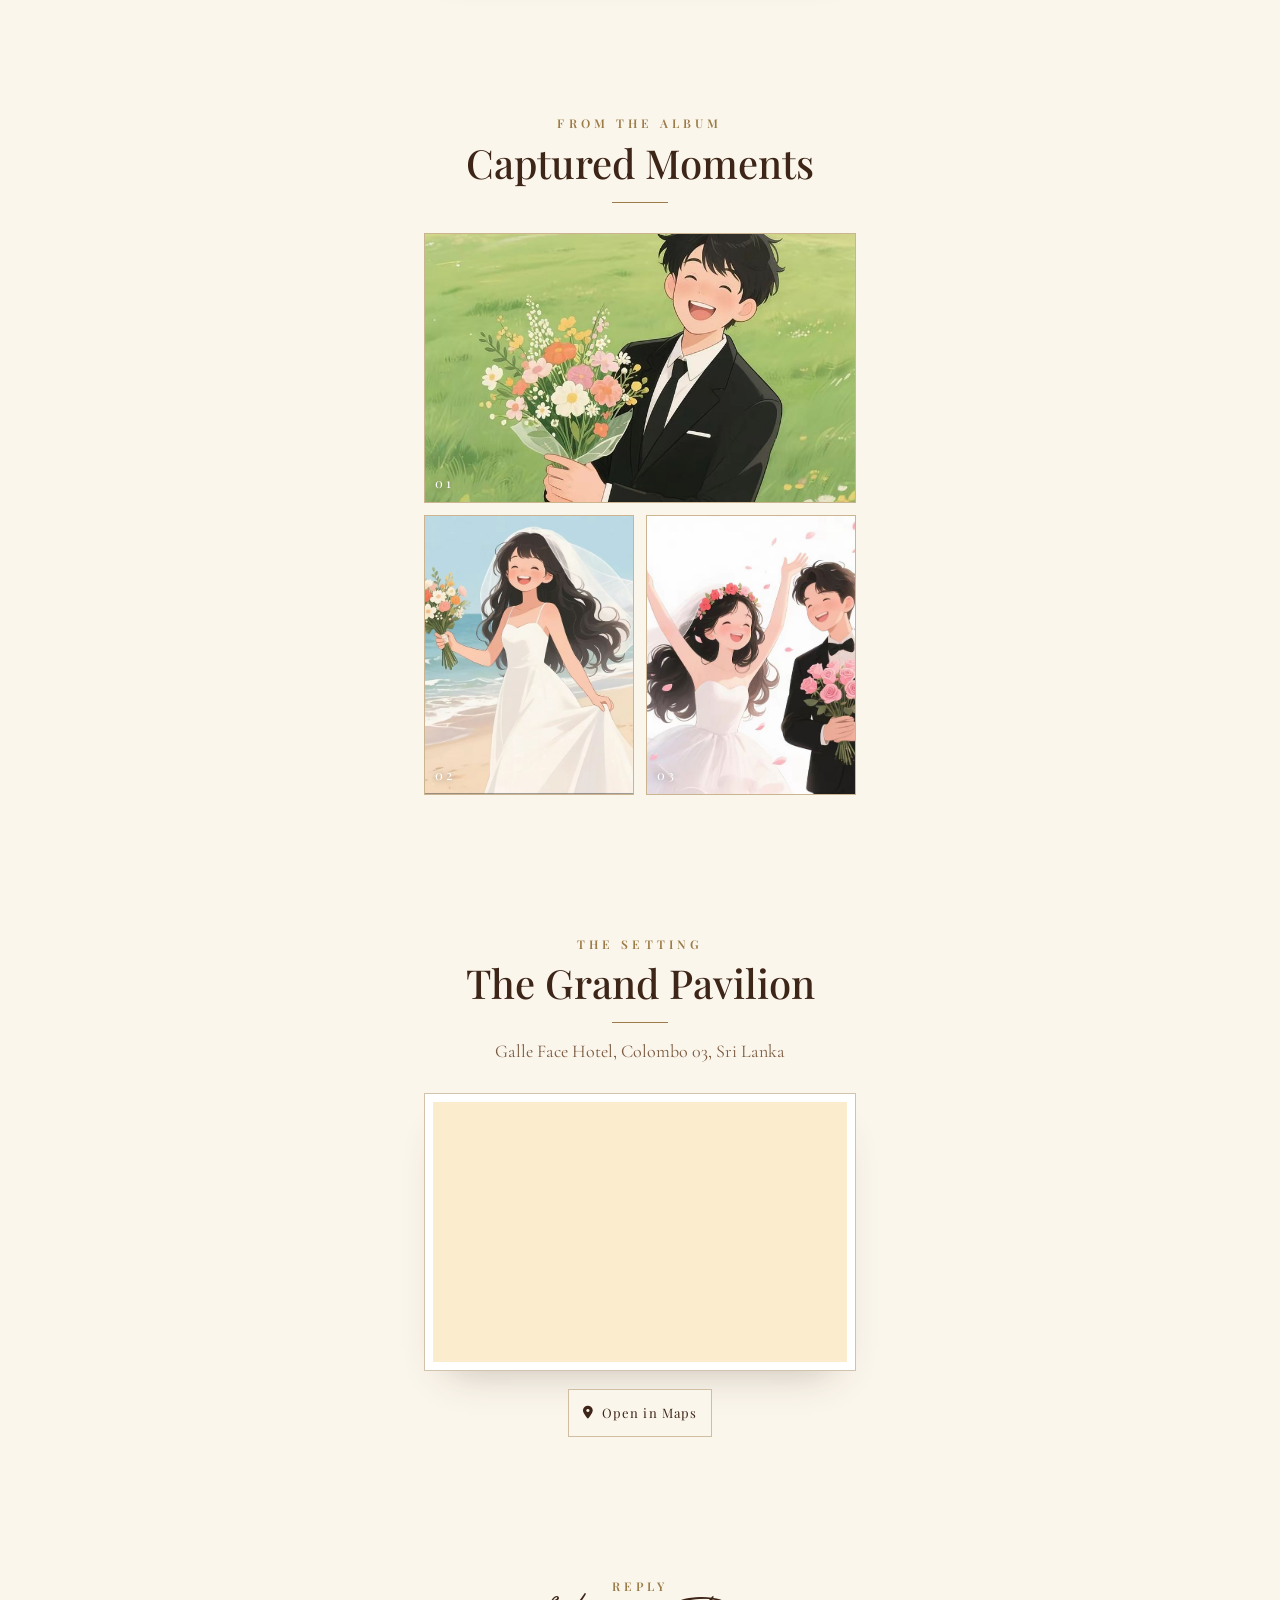
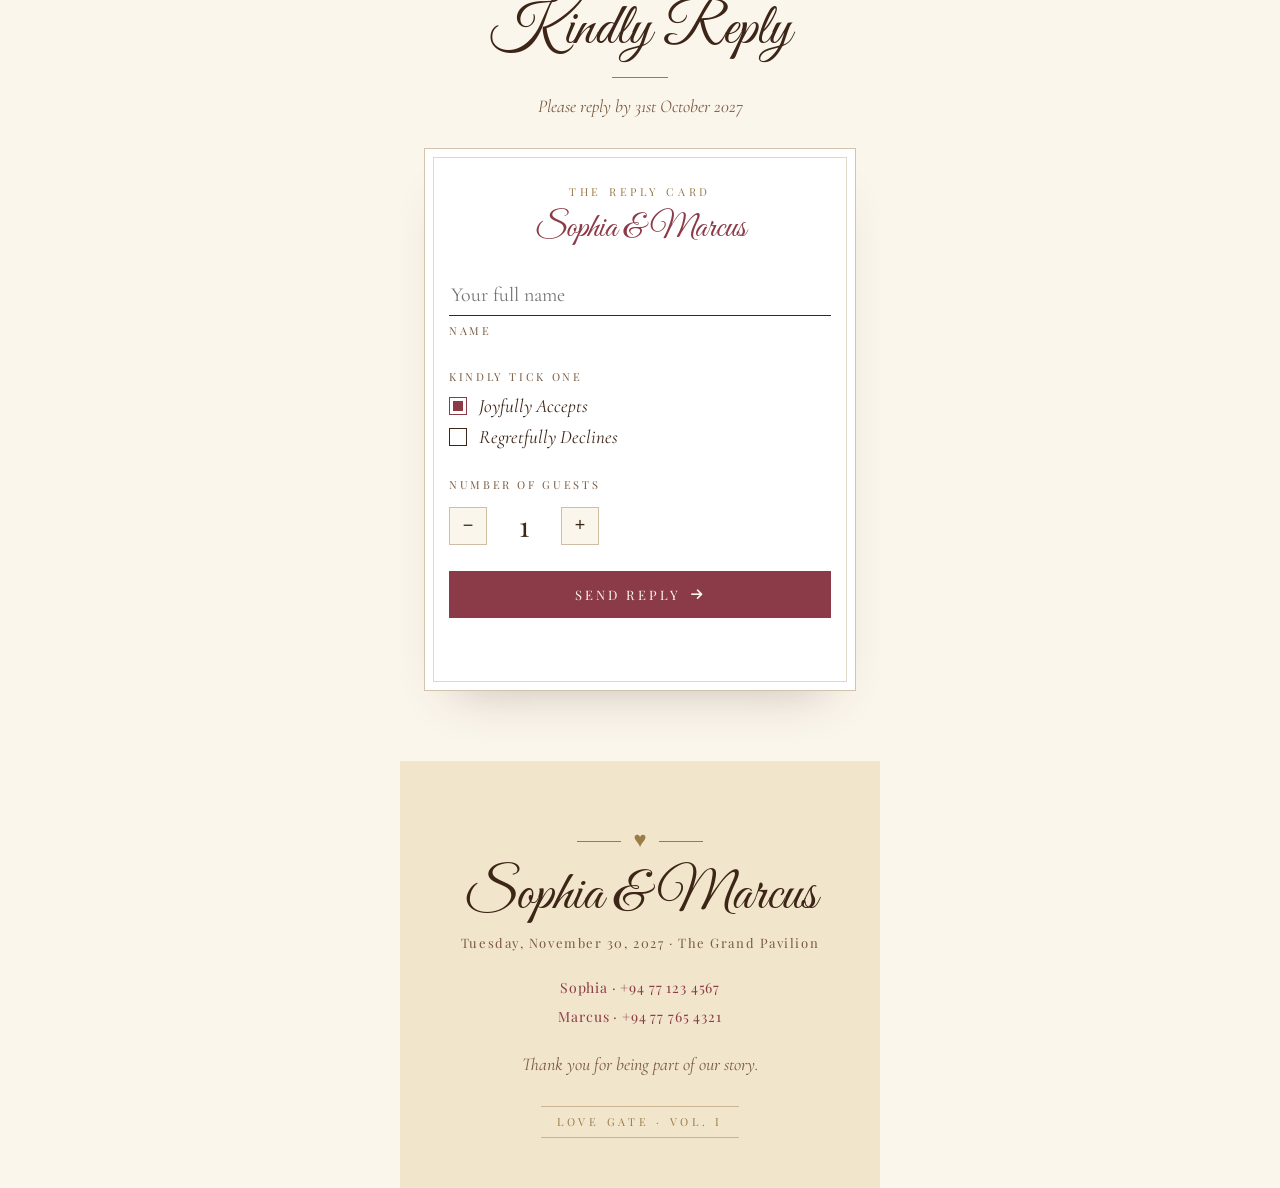
<file: lovegate.html>
<!DOCTYPE html>
<html lang="en">
<head>
  <meta charset="UTF-8">
  <meta name="viewport" content="width=device-width, initial-scale=1.0">
  <title>Wedding Invitation</title>

  <link rel="preconnect" href="https://fonts.googleapis.com">
  <link rel="preconnect" href="https://fonts.gstatic.com" crossorigin>
  <link href="https://fonts.googleapis.com/css2?family=Playfair+Display:ital,wght@0,500;0,600;0,700;1,500&family=Great+Vibes&family=Cormorant+Garamond:ital,wght@0,400;0,500;0,600;1,400&display=swap" rel="stylesheet">
  <link rel="stylesheet" href="https://cdnjs.cloudflare.com/ajax/libs/font-awesome/6.5.0/css/all.min.css">

  <link rel="stylesheet" href="css/lovegate.css">
</head>
<body>

<audio id="bg-music" loop preload="none"></audio>
<button class="music" id="music" onclick="toggleMusic()" aria-label="Turn music on"><i class="fas fa-volume-xmark"></i></button>

<main id="app"></main>

<div id="lightbox" onclick="this.classList.remove('show')"><img alt=""></div>

<script src="js/demos.js"></script>
<script src="js/lovegate.js"></script>
</body>
</html>
</file>
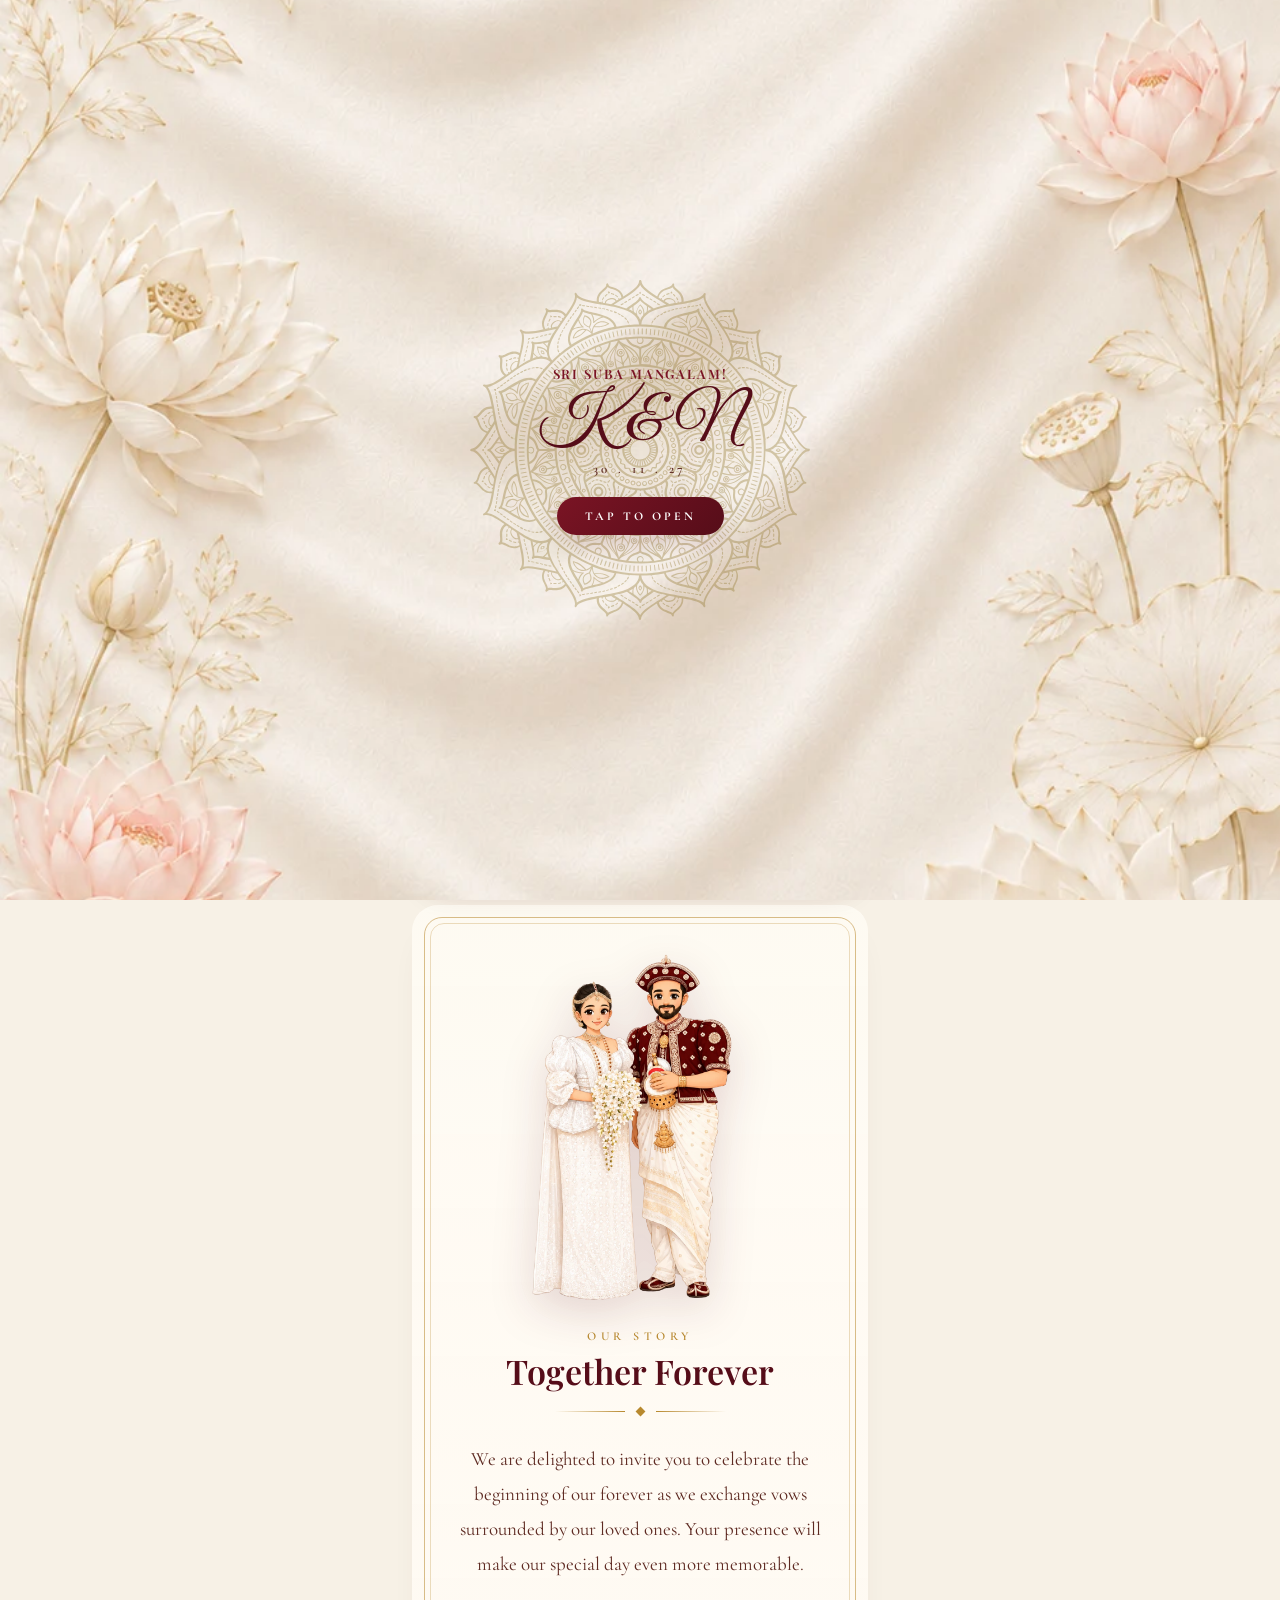
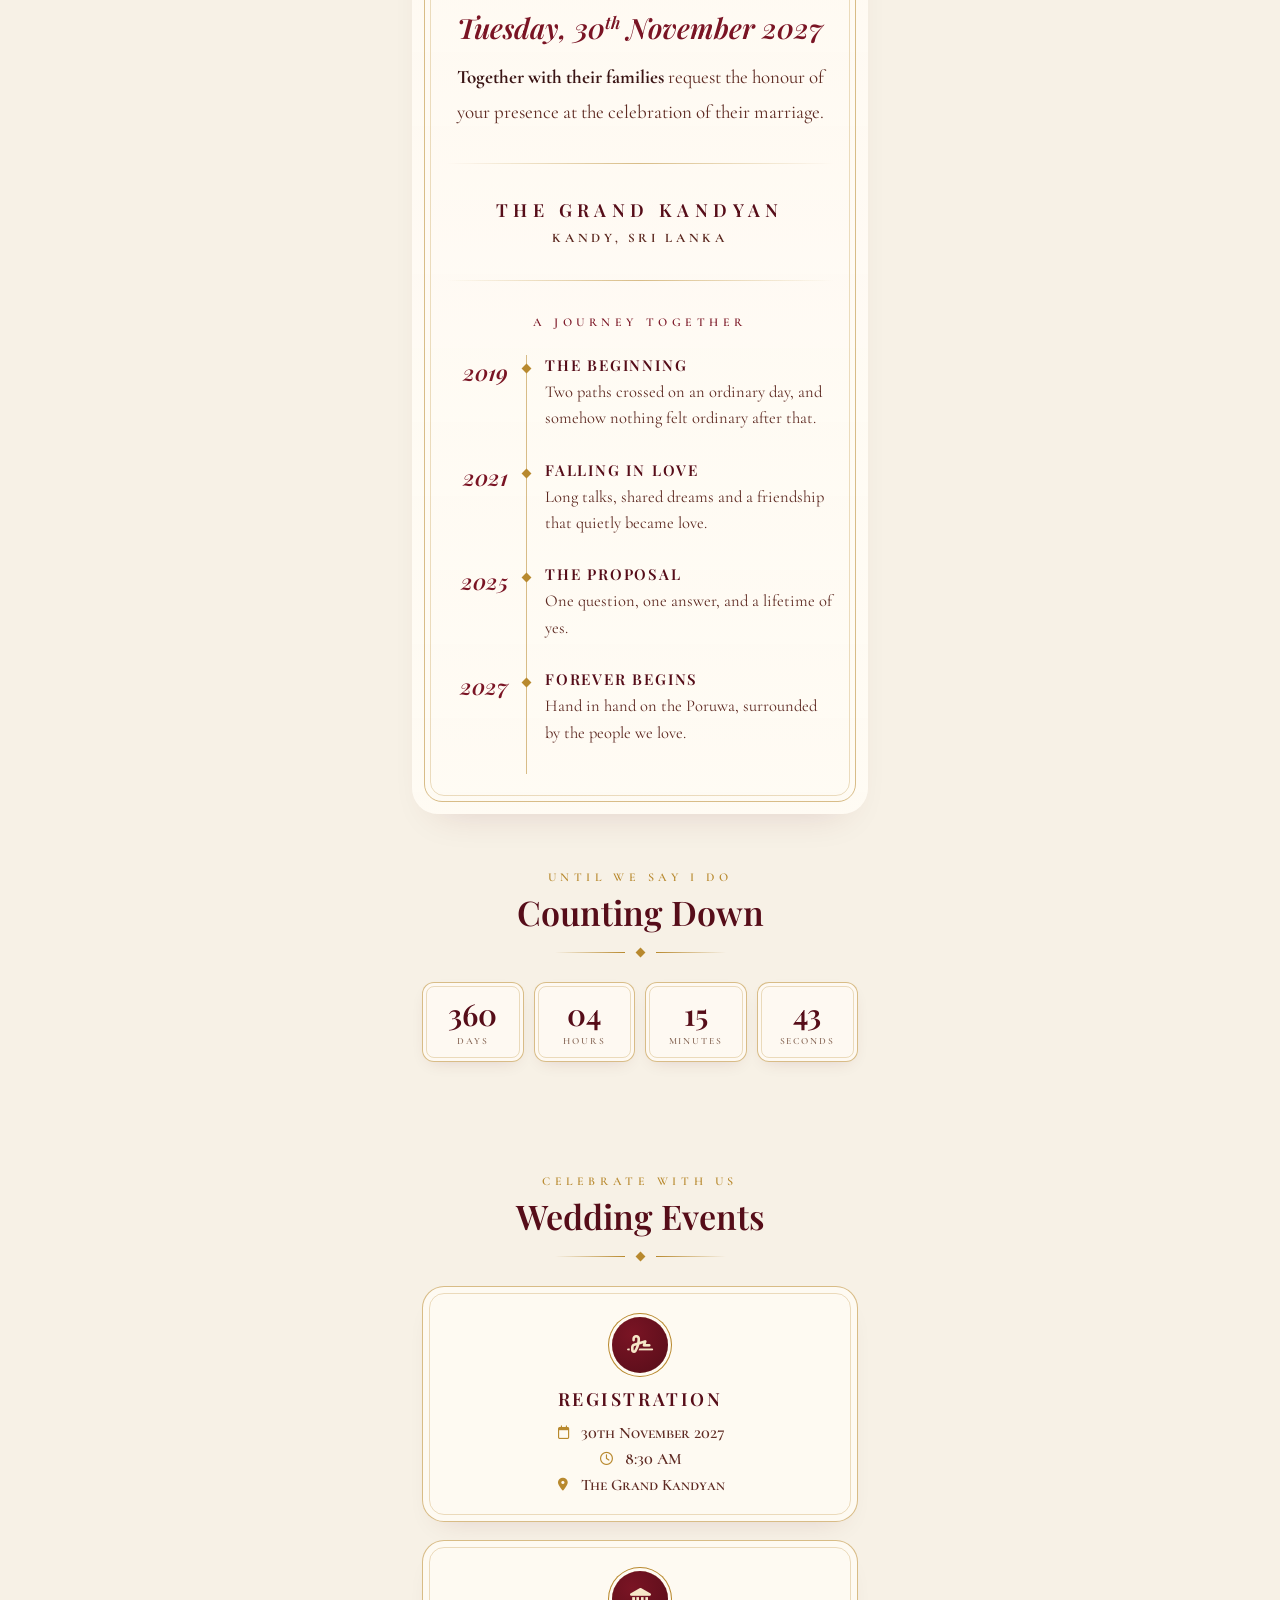
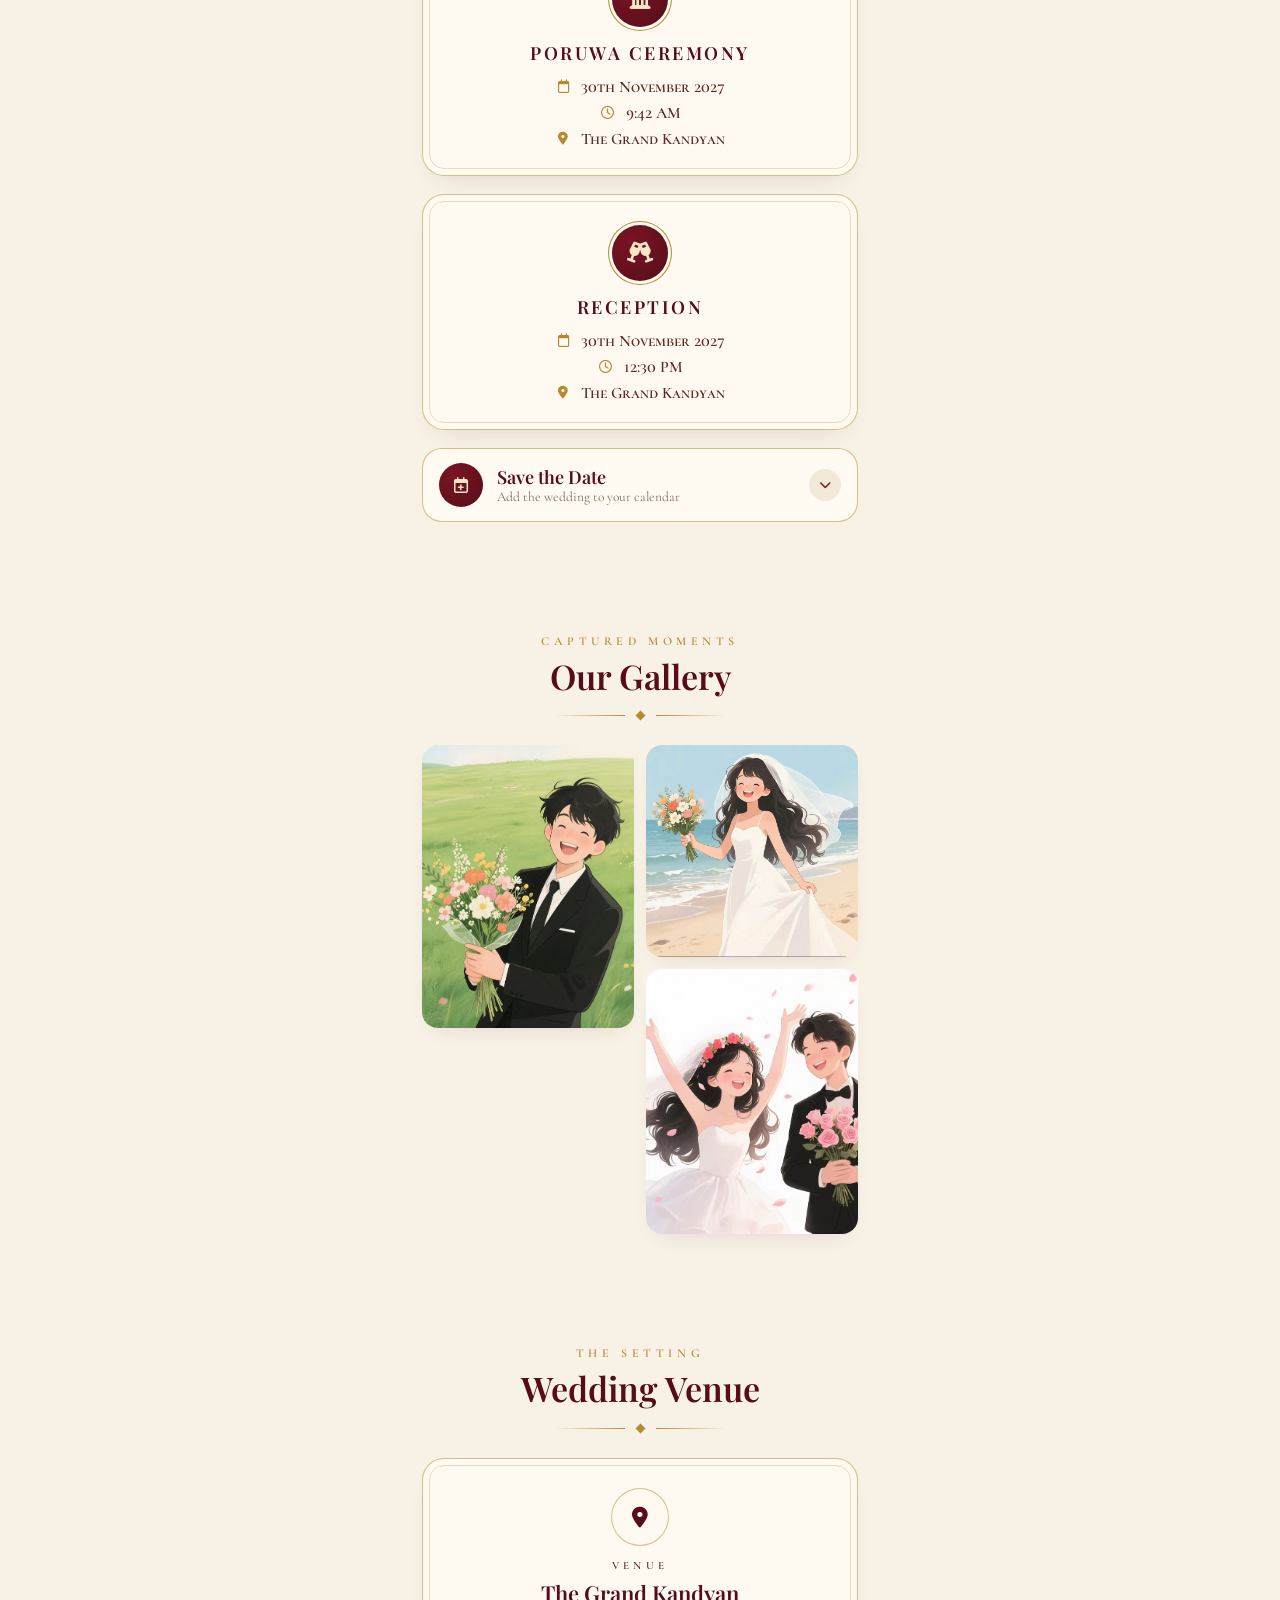
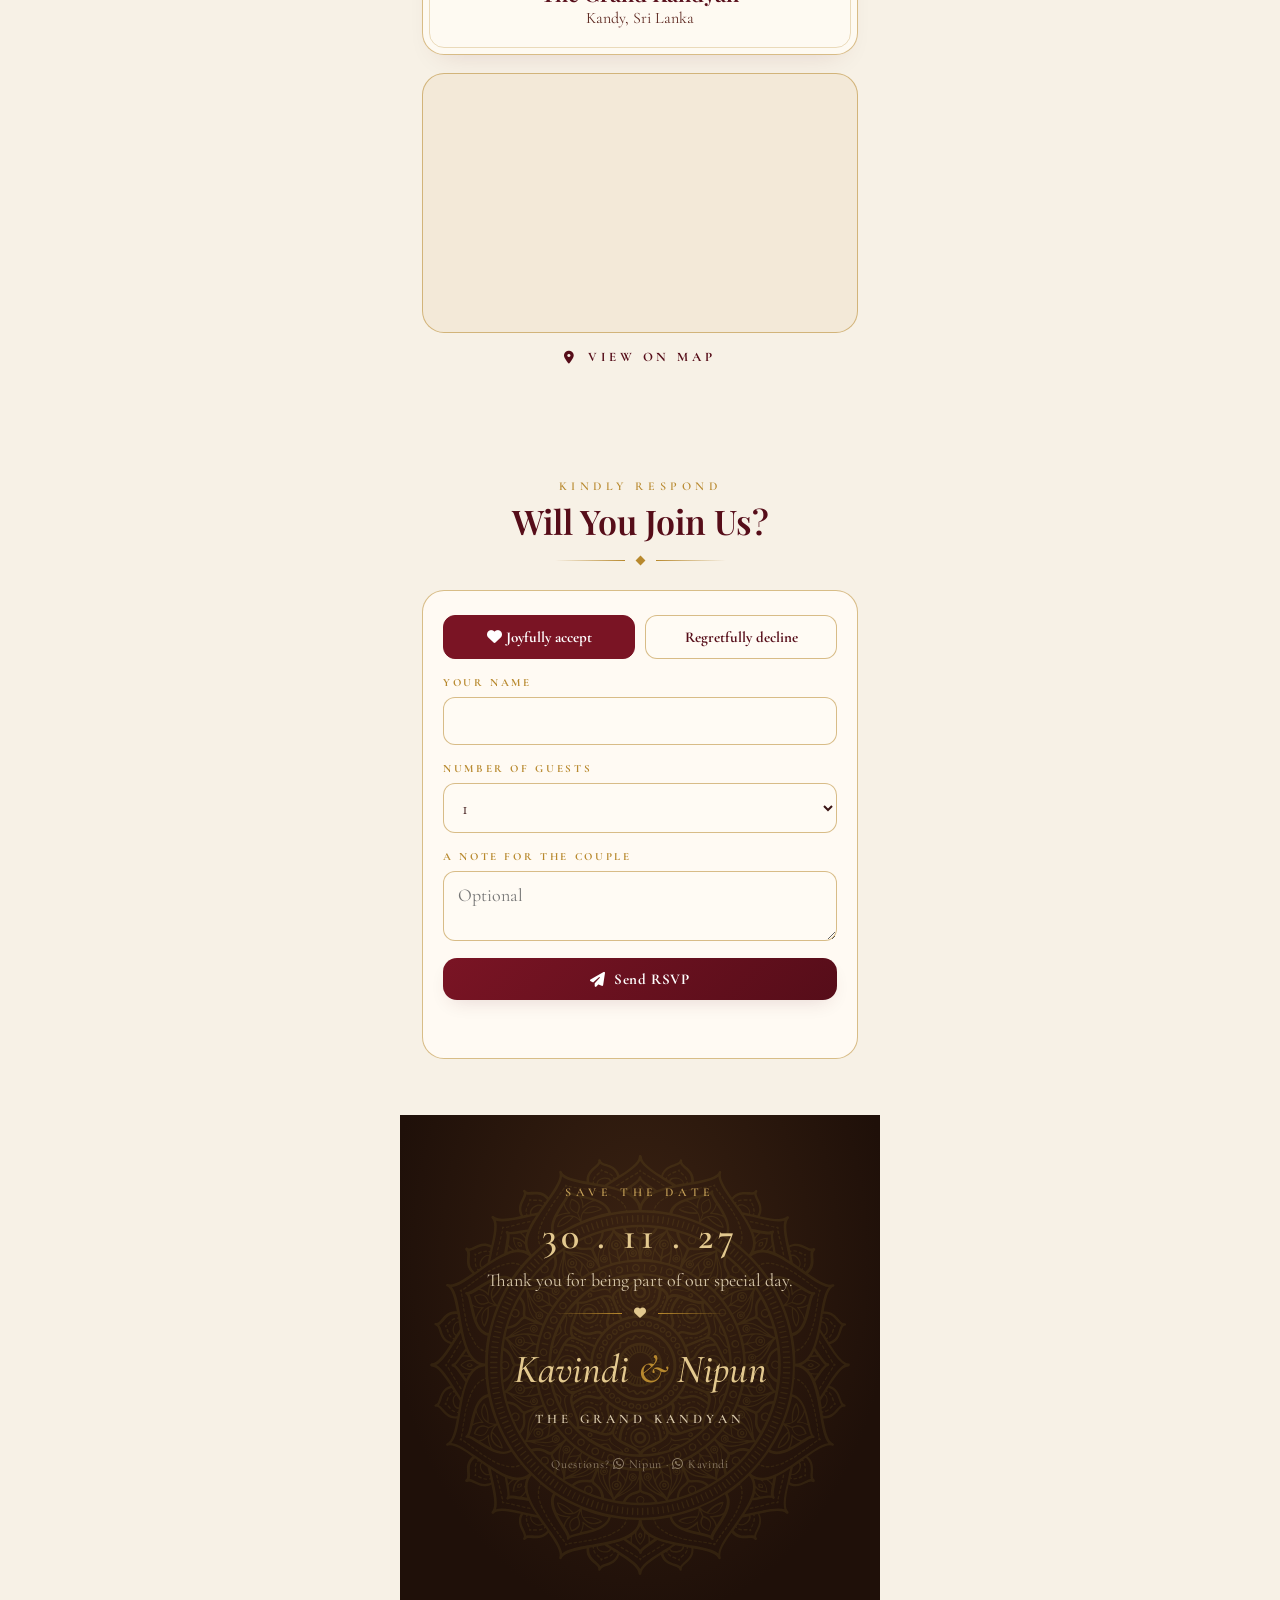
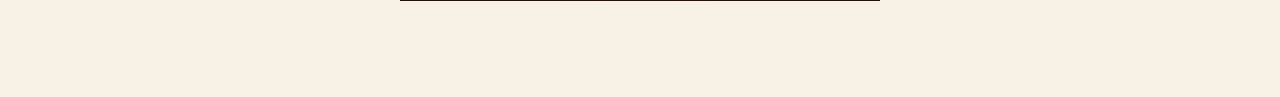
<file: perahara.html>
<!DOCTYPE html>
<html lang="en">
<head>
  <meta charset="UTF-8">
  <meta name="viewport" content="width=device-width, initial-scale=1.0">
  <title>Wedding Invitation</title>

  <link rel="preconnect" href="https://fonts.googleapis.com">
  <link rel="preconnect" href="https://fonts.gstatic.com" crossorigin>
  <link href="https://fonts.googleapis.com/css2?family=Playfair+Display:ital,wght@0,500;0,600;0,700;1,500;1,600&family=Cormorant+Garamond:ital,wght@0,400;0,500;0,600;0,700;1,400;1,500;1,600&family=Cormorant+SC:wght@500;600&family=Great+Vibes&family=Noto+Serif+Sinhala:wght@400;600&display=swap" rel="stylesheet">
  <link rel="stylesheet" href="https://cdnjs.cloudflare.com/ajax/libs/font-awesome/6.5.0/css/all.min.css">

  <link rel="stylesheet" href="css/perahara.css">
</head>
<body>

<div class="silk" id="silk"></div>

<div id="intro">
  <div class="i-card">
    <img class="mandala-bg" id="i-mandala" alt="">
    <span class="i-greet" id="i-greet"></span>
    <div class="i-mono" id="i-mono"></div>
    <div class="i-date" id="i-date"></div>
    <button class="i-btn" onclick="openIntro()">Tap to open</button>
  </div>
</div>

<audio id="bg-music" loop preload="none"></audio>
<button class="music" id="music" onclick="toggleMusic()" aria-label="Play music"><i class="fas fa-music"></i></button>

<main id="app"></main>

<nav class="nav" id="nav">
  <a href="#home" class="on" aria-label="Home"><i class="fas fa-house"></i></a>
  <a href="#story" aria-label="Our story"><i class="far fa-heart"></i></a>
  <a href="#events" aria-label="Events"><i class="far fa-calendar"></i></a>
  <a href="#venue" aria-label="Venue"><i class="fas fa-location-dot"></i></a>
  <a href="#rsvp" aria-label="RSVP"><i class="far fa-envelope"></i></a>
</nav>

<div id="lightbox" onclick="this.classList.remove('show')"><img alt=""></div>

<script src="js/demos.js"></script>
<script src="js/perahara.js"></script>
</body>
</html>
</file>
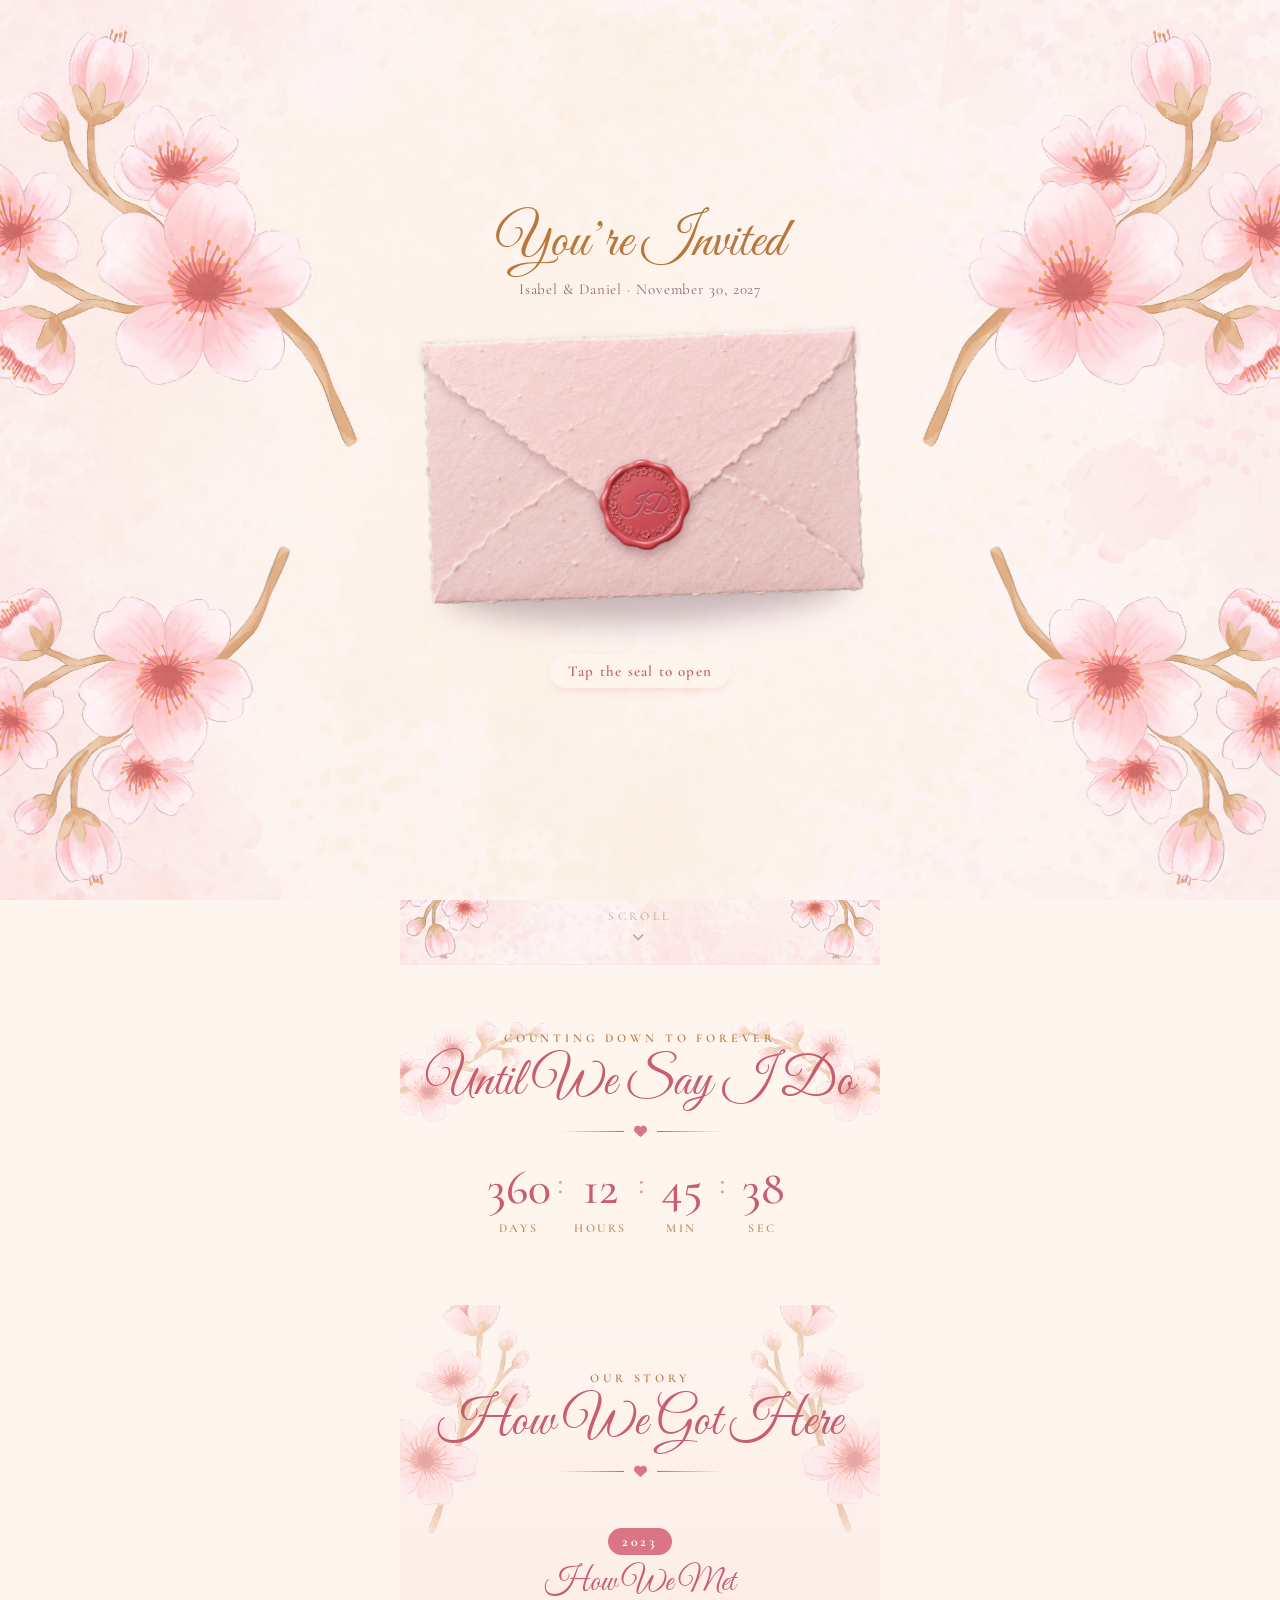
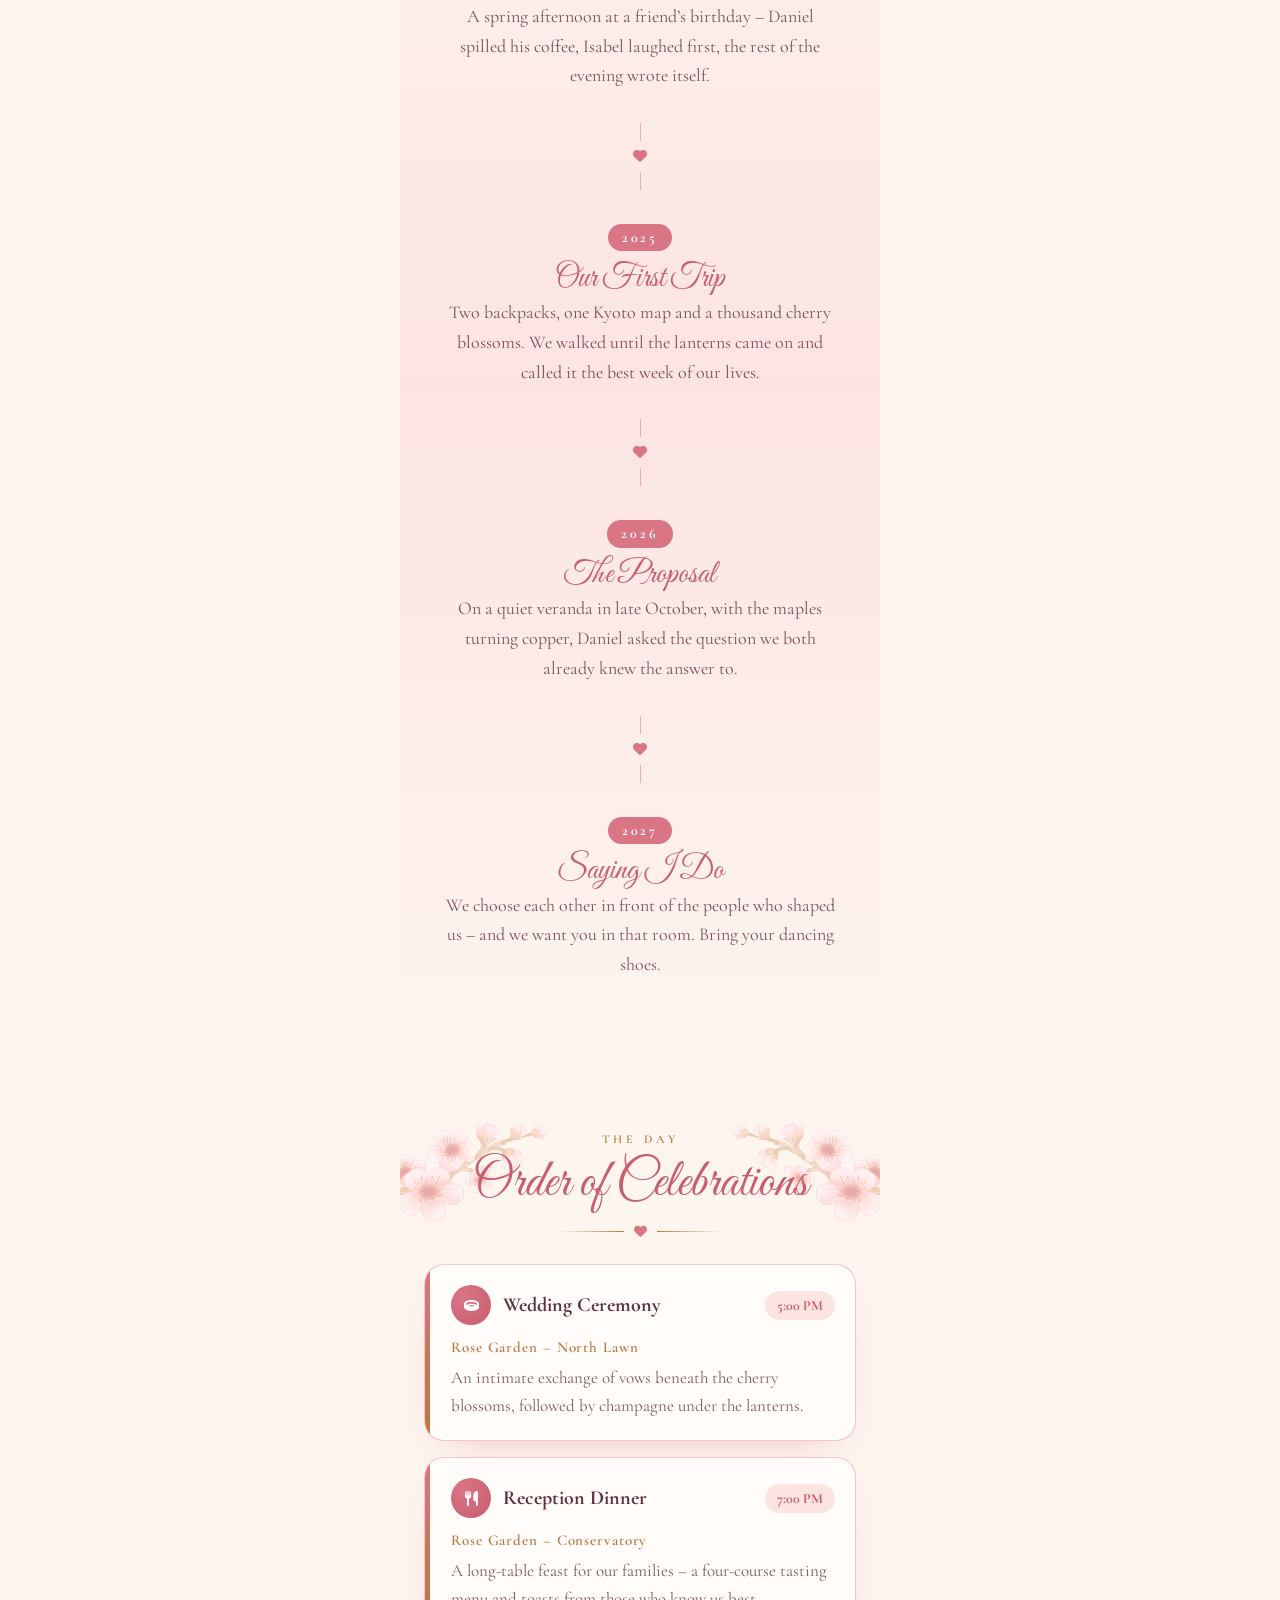
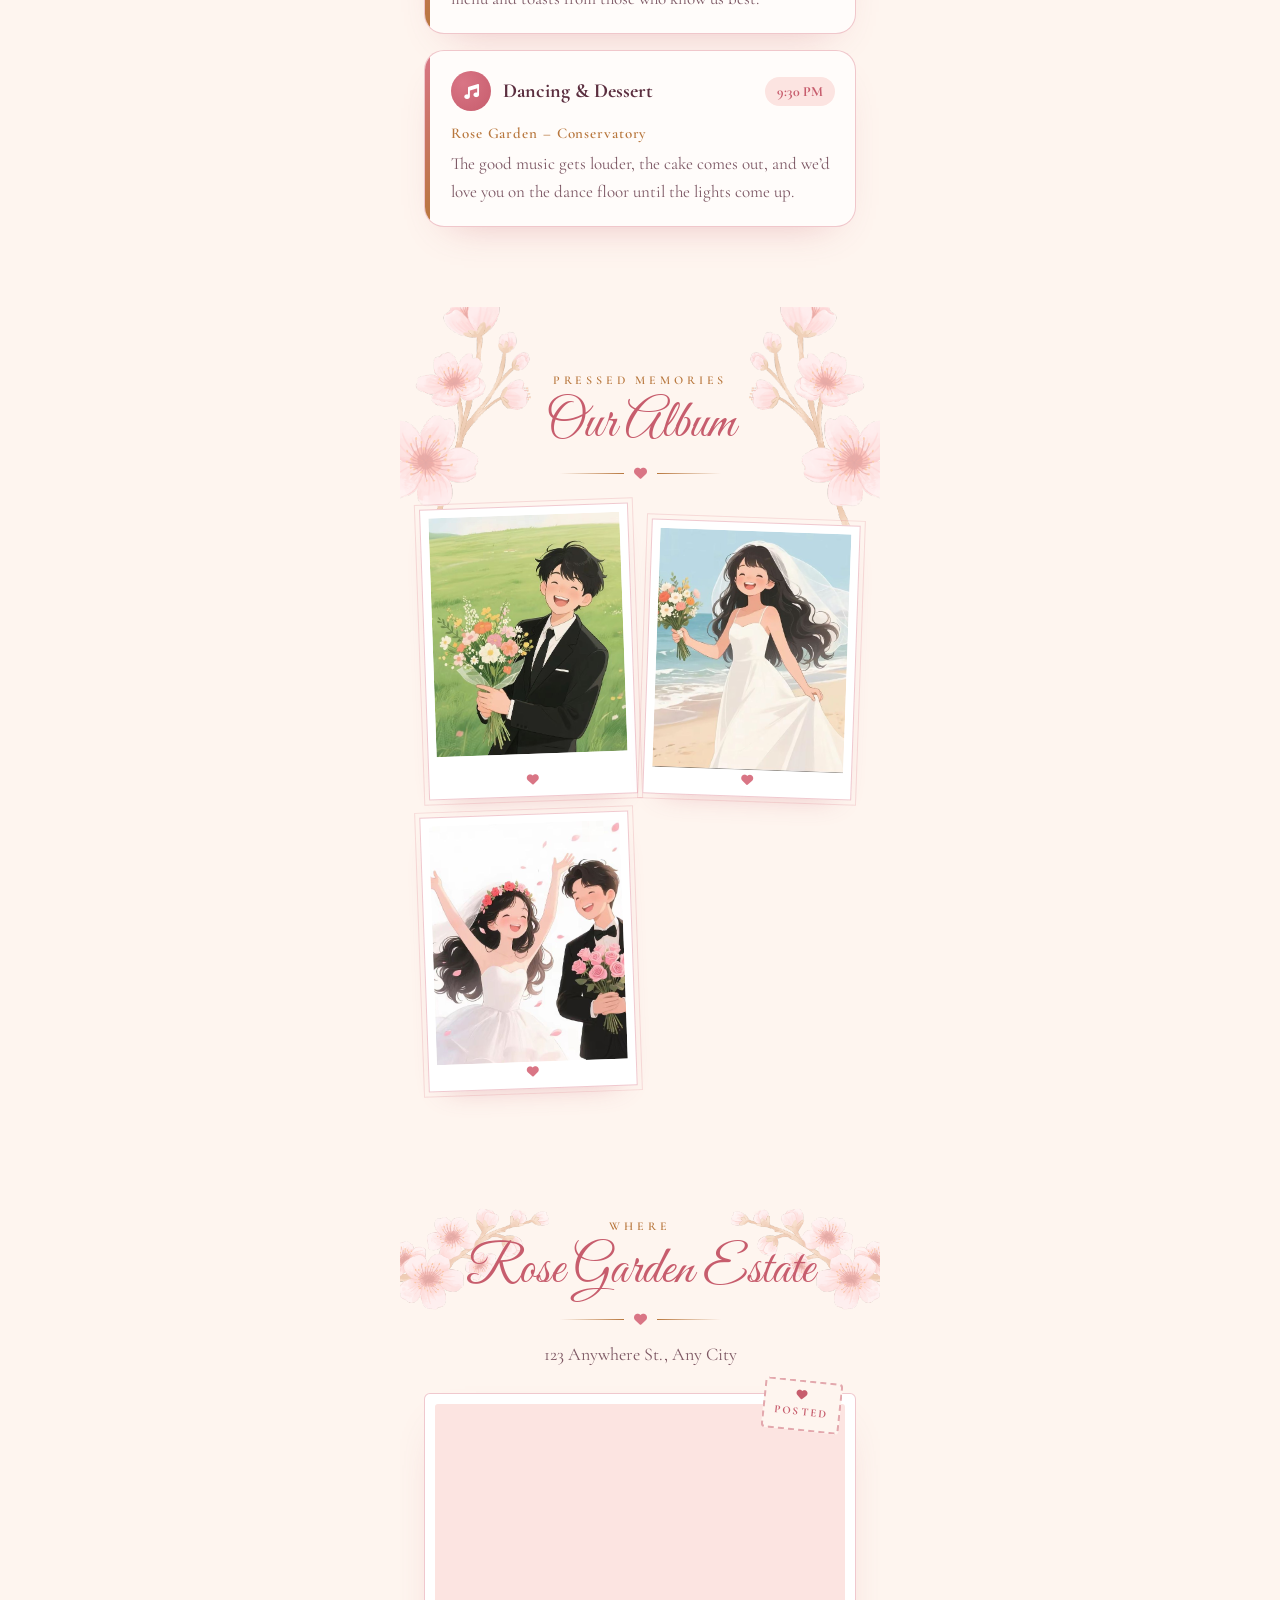
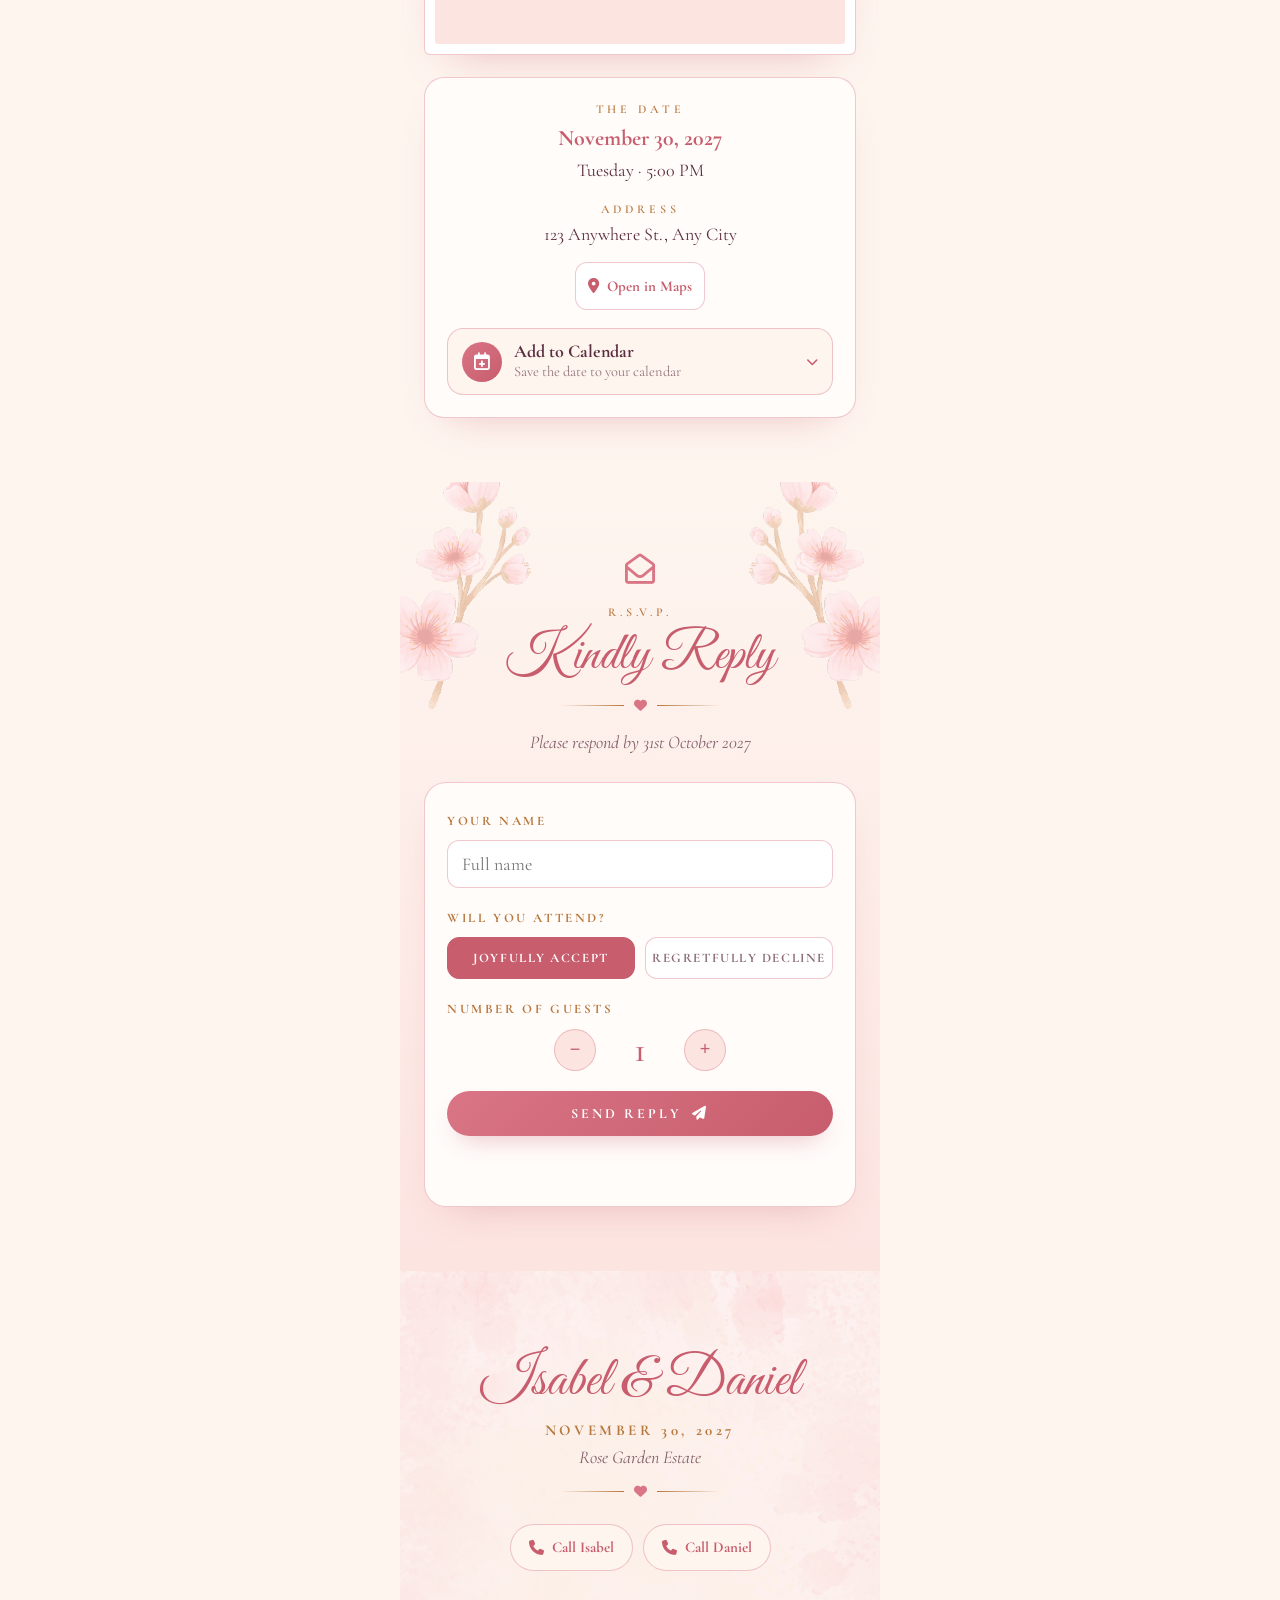
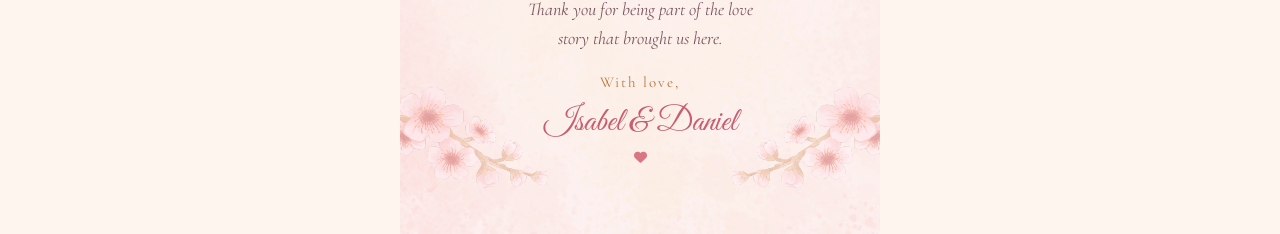
<file: pink.html>
<!DOCTYPE html>
<html lang="en">
<head>
  <meta charset="UTF-8">
  <meta name="viewport" content="width=device-width, initial-scale=1.0">
  <title>Wedding Invitation</title>

  <link rel="preconnect" href="https://fonts.googleapis.com">
  <link rel="preconnect" href="https://fonts.gstatic.com" crossorigin>
  <link href="https://fonts.googleapis.com/css2?family=Great+Vibes&family=Cormorant+Garamond:ital,wght@0,400;0,500;0,600;0,700;1,400&display=swap" rel="stylesheet">
  <link rel="stylesheet" href="https://cdnjs.cloudflare.com/ajax/libs/font-awesome/6.5.0/css/all.min.css">

  <link rel="stylesheet" href="css/pink.css">
</head>
<body>

<div class="petals" aria-hidden="true"><i></i><i></i><i></i><i></i><i></i><i></i><i></i><i></i><i></i><i></i></div>

<div id="intro">
  <div class="wash" id="i-wash"></div>
  <div class="sprigs" id="i-sprigs"></div>
  <div class="i-stage">
    <p class="i-invited">You’re Invited</p>
    <p class="i-sub" id="i-sub"></p>
    <div class="envelope" id="envelope">
      <div class="env-shadow"></div>
      <img class="env flap-in" id="env-flap-in" alt="">
      <img class="env back" id="env-back" alt="">
      <div class="letter">
        <img id="env-letter" alt="">
        <div class="letter-text" id="letter-text"></div>
      </div>
      <img class="env front" id="env-front" alt="">
      <div class="flap-out">
        <img class="env" id="env-flap-out" alt="">
        <div class="for" id="env-for"></div>
      </div>
      <button class="seal" id="seal" onclick="openIntro()" aria-label="Open your invitation">
        <img id="env-seal" alt=""><span id="seal-mono"></span>
      </button>
    </div>
    <button class="i-hint" onclick="openIntro()">Tap the seal to open</button>
  </div>
</div>

<audio id="bg-music" loop preload="none"></audio>
<button class="music" id="music" onclick="toggleMusic()" aria-label="Play music"><i class="fas fa-music"></i></button>

<main id="app"></main>

<div id="lightbox" onclick="this.classList.remove('show')"><img alt=""></div>

<script src="js/demos.js"></script>
<script src="js/pink.js"></script>
</body>
</html>
</file>
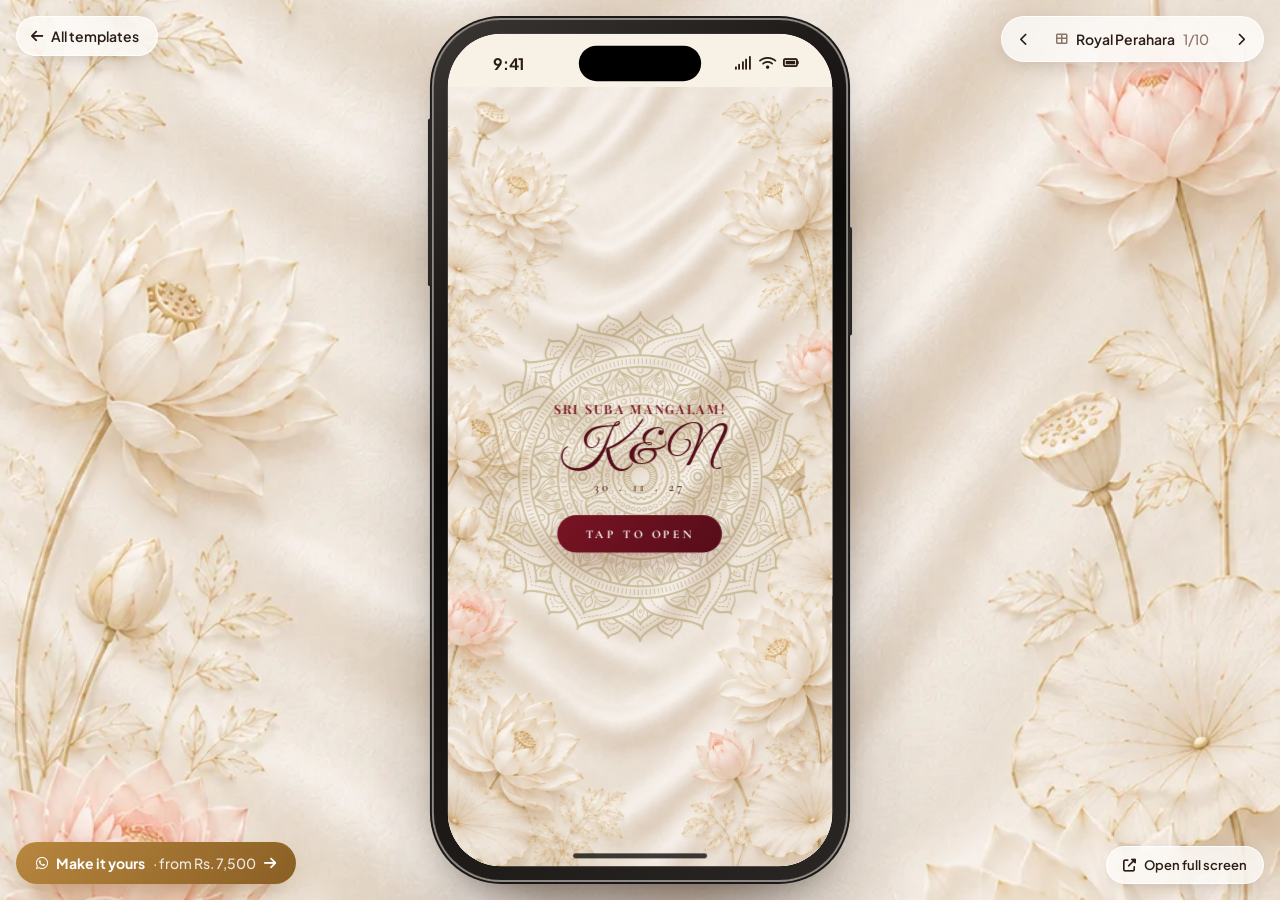
<file: preview.html>
<!DOCTYPE html>
<html lang="en">
<head>
  <meta charset="UTF-8">
  <meta name="viewport" content="width=device-width, initial-scale=1.0">
  <title>Template Preview · Bloom &amp; Vows</title>
  <link rel="icon" href="assets/images/logo.jpg">

  <link rel="preconnect" href="https://fonts.googleapis.com">
  <link rel="preconnect" href="https://fonts.gstatic.com" crossorigin>
  <link href="https://fonts.googleapis.com/css2?family=Plus+Jakarta+Sans:wght@400;500;600;700&display=swap" rel="stylesheet">
  <link rel="stylesheet" href="https://cdnjs.cloudflare.com/ajax/libs/font-awesome/6.5.0/css/all.min.css">

  <link rel="stylesheet" href="css/preview.css">
</head>
<body>

<div class="backdrop-tint" id="tint"></div>

<a class="ctl back" href="index.html#templates"><i class="fas fa-arrow-left"></i><span>All templates</span></a>

<div class="ctl switch">
  <button id="prev" aria-label="Previous template"><i class="fas fa-chevron-left"></i></button>
  <div class="name"><i class="fas fa-table-cells-large"></i><span id="tpl-name"></span><span class="count" id="tpl-count"></span></div>
  <button id="next" aria-label="Next template"><i class="fas fa-chevron-right"></i></button>
</div>

<div class="stage">
  <div class="phone" id="phone">
    <div class="screen">
      <div class="island"></div>
      <div class="statusbar" id="statusbar">
        <span>9:41</span>
        <span class="icons"><i class="fas fa-signal"></i><i class="fas fa-wifi"></i><i class="fas fa-battery-full"></i></span>
      </div>
      <iframe id="frame" title="Invitation preview" allow="autoplay"></iframe>
      <div class="home-bar"></div>
    </div>
  </div>
</div>

<a class="make" id="make" href="#"><i class="fab fa-whatsapp"></i> Make it yours <span id="make-price"></span> <i class="fas fa-arrow-right"></i></a>
<a class="ctl open-full" id="open-full" href="#" target="_blank" rel="noopener"><i class="fas fa-up-right-from-square"></i> Open full screen</a>

<script src="js/demos.js"></script>
<script src="js/preview.js"></script>
</body>
</html>
</file>
<file: css/landing.css>
/* ═══════════════════════════════════════════════════
   BLOOM & VOWS · SHOWCASE / LANDING PAGE
═══════════════════════════════════════════════════ */
:root {
  --bg:#fdf9f6; --bg-alt:#fbf0eb; --card:#ffffff; --blush:#f6dcd4; --blush-soft:#fbeae5;
  --ink:#2b1d16; --ink-mid:#6b574a; --ink-soft:#9a8577;
  --gold:#b8873f; --gold-dark:#8a5f24; --gold-soft:#f3e3c7;
  --rose:#d9837a;
  --border:rgba(138,95,36,0.14); --shadow:0 20px 50px -20px rgba(90,50,25,.25);
  --radius:24px;
}
*, *::before, *::after { margin:0; padding:0; box-sizing:border-box; }
html { scroll-behavior:smooth; }
body { font-family:'Plus Jakarta Sans',sans-serif; background:var(--bg); color:var(--ink); overflow-x:hidden; line-height:1.6; -webkit-font-smoothing:antialiased; }
a { color:inherit; text-decoration:none; }
img { display:block; max-width:100%; }
.wrap { max-width:1200px; margin:0 auto; padding:0 24px; }
.script { font-family:'Great Vibes',cursive; font-weight:400; }
.serif { font-family:'Cormorant Garamond',serif; }
.grad-text { background:linear-gradient(120deg, var(--gold-dark), var(--gold) 45%, var(--rose)); -webkit-background-clip:text; background-clip:text; color:transparent;
  padding:0 .2em .1em .05em; margin-right:-.1em; }  /* room for the script's swashes, or they get clipped */

/* ── Buttons ── */
.btn {
  display:inline-flex; align-items:center; gap:9px; justify-content:center;
  padding:14px 26px; border-radius:999px; font-size:14.5px; font-weight:700;
  cursor:pointer; border:1px solid transparent; font-family:inherit; transition:all .25s; white-space:nowrap;
}
.btn-primary { background:linear-gradient(135deg, var(--gold), var(--gold-dark)); color:#fff; box-shadow:0 10px 24px -8px rgba(138,95,36,.6); }
.btn-primary:hover { transform:translateY(-2px); box-shadow:0 16px 32px -10px rgba(138,95,36,.7); }
.btn-light { background:var(--card); border-color:var(--border); color:var(--ink); }
.btn-light:hover { border-color:var(--gold); color:var(--gold-dark); }
.btn-dark { background:var(--ink); color:#fff; }
.btn-dark:hover { background:#000; transform:translateY(-2px); }
.btn-sm { padding:10px 18px; font-size:13px; }

/* ── Nav ── */
nav { position:fixed; top:14px; left:0; right:0; z-index:100; }
.nav-bar {
  display:flex; align-items:center; justify-content:space-between; gap:20px; height:64px; padding:0 10px 0 14px;
  background:rgba(255,255,255,.72); backdrop-filter:blur(18px) saturate(1.4); -webkit-backdrop-filter:blur(18px) saturate(1.4);
  border:1px solid rgba(255,255,255,.8); border-radius:999px; box-shadow:0 8px 30px -12px rgba(90,50,25,.18);
}
.logo { display:flex; align-items:center; gap:10px; }
.logo img { width:42px; height:42px; border-radius:50%; object-fit:cover; }
.logo span { font-family:'Great Vibes',cursive; font-size:28px; color:var(--gold-dark); line-height:1; }
.nav-links { display:flex; gap:4px; }
.nav-links a { padding:8px 16px; border-radius:999px; font-size:14px; font-weight:600; color:var(--ink-mid); transition:all .2s; }
.nav-links a:hover { background:var(--blush-soft); color:var(--ink); }
.nav-cta { display:flex; gap:8px; align-items:center; }
.menu-btn { display:none; width:44px; height:44px; border-radius:50%; border:1px solid var(--border); background:var(--card); cursor:pointer; font-size:16px; color:var(--ink); }
@media (max-width:880px) {
  .nav-links { display:none; position:absolute; top:74px; left:24px; right:24px; flex-direction:column; padding:10px;
    background:var(--card); border-radius:22px; box-shadow:var(--shadow); border:1px solid var(--border); }
  .nav-links.open { display:flex; }
  .nav-links a { padding:12px 16px; }
  .menu-btn { display:block; }
  .nav-cta .btn span { display:none; }
}

/* ── Hero ── */
.hero { position:relative; padding:150px 0 90px; overflow:hidden; }
.blob { position:absolute; border-radius:50%; filter:blur(70px); opacity:.65; pointer-events:none; animation:drift 18s ease-in-out infinite alternate; }
.blob.b1 { width:520px; height:520px; background:#f8d3c9; top:-120px; right:-80px; }
.blob.b2 { width:420px; height:420px; background:#f4e2c2; bottom:-160px; left:-120px; animation-delay:-6s; }
.blob.b3 { width:280px; height:280px; background:#f1c6cf; top:40%; left:42%; opacity:.4; animation-delay:-12s; }
@keyframes drift { to { transform:translate(40px,30px) scale(1.08); } }
.hero::after {
  content:''; position:absolute; inset:0; pointer-events:none;
  background-image:radial-gradient(rgba(138,95,36,.13) 1px, transparent 1px); background-size:26px 26px;
  mask-image:radial-gradient(ellipse 70% 60% at 50% 40%, #000 30%, transparent 75%);
  -webkit-mask-image:radial-gradient(ellipse 70% 60% at 50% 40%, #000 30%, transparent 75%);
}
.hero .wrap { display:grid; grid-template-columns:1.1fr .9fr; gap:40px; align-items:center; position:relative; z-index:2; }
.pill {
  display:inline-flex; align-items:center; gap:8px; padding:6px 14px 6px 6px; border-radius:999px;
  background:rgba(255,255,255,.8); border:1px solid var(--border); font-size:13px; font-weight:600; color:var(--ink-mid);
}
.pill b { background:var(--ink); color:#fff; font-size:11px; padding:3px 10px; border-radius:999px; letter-spacing:.04em; }
.hero h1 { font-size:clamp(40px,5.6vw,72px); line-height:1.04; letter-spacing:-.035em; font-weight:800; margin:22px 0 20px; }
.hero h1 .script { font-size:1.18em; letter-spacing:0; line-height:.8; display:inline-block; padding:0 .08em; }
.hero p.lead { font-size:18px; color:var(--ink-mid); max-width:520px; margin-bottom:32px; }
.hero-ctas { display:flex; gap:12px; flex-wrap:wrap; }
.hero-stats { display:flex; gap:34px; margin-top:42px; flex-wrap:wrap; }
.hero-stats div { font-size:13px; color:var(--ink-soft); font-weight:600; }
.hero-stats b { display:block; font-size:26px; color:var(--ink); font-weight:800; letter-spacing:-.02em; }

/* Phone mock-up */
.phone-stage { position:relative; display:flex; justify-content:center; }
.phone-stage::before {
  content:''; position:absolute; width:380px; height:380px; border-radius:50%; top:50%; left:50%; transform:translate(-50%,-50%);
  background:conic-gradient(from 0deg, var(--gold-soft), var(--blush), #fff, var(--gold-soft)); filter:blur(4px); opacity:.8;
  animation:spin 30s linear infinite;
}
@keyframes spin { to { transform:translate(-50%,-50%) rotate(360deg); } }
.phone {
  width:300px; height:610px; border-radius:46px; padding:12px; position:relative; z-index:2;
  background:linear-gradient(145deg,#2a2420,#0f0c0a); box-shadow:0 40px 90px -20px rgba(60,30,15,.5), inset 0 0 0 2px #46403a;
  transform:rotate(-3deg); transition:transform .6s;
}
.phone:hover { transform:rotate(0); }
.phone::before { content:''; position:absolute; top:20px; left:50%; transform:translateX(-50%); width:90px; height:24px; border-radius:20px; background:#0f0c0a; z-index:3; }
.phone-screen { width:100%; height:100%; border-radius:34px; overflow:hidden; clip-path:inset(0 round 34px); background:#5e1420; }
/* 390px-wide phone viewport scaled to the 276×586 screen: 276/390 = .7077, 586/.7077 ≈ 828 */
.phone-screen iframe { display:block; width:390px; height:828px; border:0; transform:scale(.7077); transform-origin:0 0; }

.chip {
  position:absolute; z-index:3; display:flex; align-items:center; gap:10px; padding:10px 16px 10px 10px;
  background:rgba(255,255,255,.88); backdrop-filter:blur(12px); border:1px solid rgba(255,255,255,.9);
  border-radius:18px; box-shadow:var(--shadow); font-size:13px; font-weight:600; white-space:nowrap;
  animation:bob 5s ease-in-out infinite;
}
.chip i { width:34px; height:34px; border-radius:12px; display:flex; align-items:center; justify-content:center; font-size:14px; color:#fff; }
.chip small { display:block; font-size:11px; color:var(--ink-soft); font-weight:500; }
.chip.c1 { top:12%; left:-4%; } .chip.c1 i { background:#25d366; }
.chip.c2 { top:46%; right:-6%; animation-delay:-1.6s; } .chip.c2 i { background:var(--rose); }
.chip.c3 { bottom:10%; left:2%; animation-delay:-3.2s; } .chip.c3 i { background:var(--gold); }
@keyframes bob { 50% { transform:translateY(-10px); } }

@media (max-width:960px) {
  .hero { padding-top:130px; }
  .hero .wrap { grid-template-columns:1fr; text-align:center; }
  .hero p.lead { margin-left:auto; margin-right:auto; }
  .hero-ctas, .hero-stats { justify-content:center; }
  .phone-stage { margin-top:30px; }
}
@media (max-width:520px) {
  .chip.c1 { left:-2%; } .chip.c2 { right:-2%; } .chip { font-size:12px; padding:8px 12px 8px 8px; }
  .chip i { width:28px; height:28px; }
}

/* ── Marquee ── */
.marquee { border-block:1px solid var(--border); background:var(--card); overflow:hidden; padding:18px 0; }
.marquee-track { display:flex; gap:48px; width:max-content; animation:scroll 40s linear infinite; }
.marquee span { display:flex; align-items:center; gap:12px; font-family:'Cormorant Garamond',serif; font-size:22px; font-style:italic; color:var(--ink-mid); white-space:nowrap; }
.marquee span::after { content:'✦'; font-style:normal; font-size:12px; color:var(--gold); margin-left:36px; }
@keyframes scroll { to { transform:translateX(-50%); } }

/* ── Sections ── */
section { padding:110px 0; position:relative; }
.alt { background:var(--bg-alt); }
.sec-head { text-align:center; max-width:680px; margin:0 auto 56px; }
.eyebrow { display:inline-block; font-size:12px; font-weight:700; letter-spacing:.18em; text-transform:uppercase; color:var(--gold-dark);
  background:var(--gold-soft); padding:6px 14px; border-radius:999px; }
.sec-head h2 { font-size:clamp(32px,4.4vw,52px); line-height:1.08; letter-spacing:-.03em; font-weight:800; margin:18px 0 14px; }
.sec-head h2 .script { font-size:1.2em; letter-spacing:0; font-weight:400; }
.sec-head p { color:var(--ink-mid); font-size:17px; }

/* Steps */
.steps { display:grid; grid-template-columns:repeat(3,1fr); gap:24px; position:relative; }
.steps::before { content:''; position:absolute; top:34px; left:16%; right:16%; border-top:2px dashed rgba(184,135,63,.35); }
.step { text-align:center; padding:0 12px; position:relative; }
.step-num {
  width:68px; height:68px; border-radius:22px; margin:0 auto 22px; display:flex; align-items:center; justify-content:center;
  background:var(--card); border:1px solid var(--border); box-shadow:var(--shadow); font-size:24px; color:var(--gold-dark); position:relative;
}
.step-num em { position:absolute; top:-8px; right:-8px; width:26px; height:26px; border-radius:50%; background:var(--ink); color:#fff;
  font-size:12px; font-style:normal; font-weight:700; display:flex; align-items:center; justify-content:center; }
.step h3 { font-size:20px; font-weight:700; letter-spacing:-.01em; margin-bottom:8px; }
.step p { color:var(--ink-mid); font-size:15px; max-width:290px; margin:0 auto; }
@media (max-width:760px) { .steps { grid-template-columns:1fr; gap:40px; } .steps::before { display:none; } }

/* Templates */
.tpl-tools { display:flex; justify-content:space-between; align-items:center; gap:16px; flex-wrap:wrap; margin-bottom:34px; }
.filters { display:flex; gap:8px; flex-wrap:wrap; }
.filters button {
  padding:9px 18px; border-radius:999px; border:1px solid var(--border); background:var(--card); cursor:pointer;
  font-family:inherit; font-size:13.5px; font-weight:600; color:var(--ink-mid); transition:all .2s;
}
.filters button:hover { border-color:var(--gold); }
.filters button.on { background:var(--ink); color:#fff; border-color:var(--ink); }
.filters button span { opacity:.55; margin-left:4px; font-weight:500; }
.try-name { position:relative; flex:0 1 340px; }
.try-name i { position:absolute; left:18px; top:50%; transform:translateY(-50%); color:var(--ink-soft); font-size:14px; }
.try-name input {
  width:100%; padding:13px 20px 13px 44px; border-radius:999px; border:1px solid var(--border);
  background:var(--card); font-family:inherit; font-size:14px; color:var(--ink);
}
.try-name input:focus { outline:none; border-color:var(--gold); box-shadow:0 0 0 4px var(--gold-soft); }

.tpl-grid { display:grid; grid-template-columns:repeat(auto-fill,minmax(260px,1fr)); gap:28px; }
.tpl { display:flex; flex-direction:column; gap:14px; }
.tpl.hide { display:none; }
.tpl-stage {
  position:relative; border-radius:var(--radius); padding:30px 0 0; height:400px; overflow:hidden;
  display:flex; justify-content:center; background:var(--tint, var(--blush-soft));
  transition:transform .4s, box-shadow .4s;
}
.tpl:hover .tpl-stage { transform:translateY(-6px); box-shadow:var(--shadow); }
.mini-phone {
  width:186px; height:400px; border-radius:30px; padding:7px; background:#16120f; flex-shrink:0;
  box-shadow:0 24px 40px -14px rgba(40,20,10,.45); transition:transform .5s;
}
.tpl:hover .mini-phone { transform:translateY(-10px); }
/* clip-path (not just overflow) so fixed/blurred layers inside the iframe can't poke past the rounded corners */
.mini-screen { width:100%; height:100%; border-radius:24px; overflow:hidden; clip-path:inset(0 round 24px); background:#fff; }
/* 390px viewport scaled to the 172px screen: 172/390 = .441 */
.mini-screen iframe { display:block; width:390px; height:880px; border:0; transform:scale(.441); transform-origin:0 0; pointer-events:none; }
.tpl-badge {
  position:absolute; top:14px; left:14px; z-index:3; background:var(--ink); color:#fff;
  font-size:11px; font-weight:700; padding:5px 12px; border-radius:999px; letter-spacing:.03em;
}
.tpl-hover {
  position:absolute; inset:0; z-index:4; display:flex; flex-direction:column; gap:10px; align-items:center; justify-content:flex-end;
  padding:24px; background:linear-gradient(transparent 40%, rgba(43,29,22,.55)); opacity:0; transition:opacity .3s;
}
.tpl:hover .tpl-hover, .tpl:focus-within .tpl-hover { opacity:1; }
.tpl-hover .btn { width:min(200px,100%); }
.tpl-info { display:flex; justify-content:space-between; align-items:flex-start; gap:12px; padding:0 4px; }
.tpl-info h3 { font-size:17px; font-weight:700; letter-spacing:-.01em; }
.tpl-info p { font-size:13.5px; color:var(--ink-soft); line-height:1.45; margin-top:2px; }
.tpl-price { font-size:13px; font-weight:700; color:var(--gold-dark); white-space:nowrap; text-align:right; }
.tpl-price small { display:block; font-size:11px; font-weight:500; color:var(--ink-soft); }
.swatches { display:flex; gap:4px; margin-top:8px; }
.swatches span { width:14px; height:14px; border-radius:50%; box-shadow:inset 0 0 0 1px rgba(0,0,0,.1); }
@media (hover:none) { .tpl-hover { opacity:1; background:none; } .tpl-hover .btn-light { display:none; } }

/* Features (bento) */
.bento { display:grid; grid-template-columns:repeat(4,1fr); grid-auto-rows:minmax(190px,auto); gap:18px; }
.tile {
  background:var(--card); border:1px solid var(--border); border-radius:var(--radius); padding:28px;
  display:flex; flex-direction:column; justify-content:flex-end; gap:6px; position:relative; overflow:hidden;
  transition:transform .3s, box-shadow .3s;
}
.tile:hover { transform:translateY(-4px); box-shadow:var(--shadow); }
.tile .ic { position:absolute; top:24px; left:28px; width:48px; height:48px; border-radius:16px; display:flex; align-items:center; justify-content:center;
  background:var(--gold-soft); color:var(--gold-dark); font-size:19px; }
.tile h4 { font-size:18px; font-weight:700; letter-spacing:-.01em; }
.tile p { font-size:14.5px; color:var(--ink-mid); }
.tile.wide { grid-column:span 2; }
.tile.tall { grid-row:span 2; }
.tile.dark { background:linear-gradient(160deg,#3a2419,#1d120d); color:#fff; border:none; }
.tile.dark p { color:rgba(255,255,255,.7); }
.tile.dark .ic { background:rgba(255,255,255,.1); color:var(--gold-soft); }
.tile.rose { background:linear-gradient(160deg,#fbe3dc,#f6d0c6); border:none; }
.demo-link {
  position:absolute; top:84px; left:28px; right:28px; padding:14px 16px; border-radius:16px;
  background:rgba(255,255,255,.08); border:1px solid rgba(255,255,255,.12); font-size:13px; line-height:1.5;
}
.demo-link b { color:var(--gold-soft); }
.demo-link .url { display:block; margin-top:6px; font-family:ui-monospace,monospace; font-size:12px; color:#9fd8b4; word-break:break-all; }
.langs { position:absolute; top:26px; right:28px; display:flex; gap:6px; }
.langs span { padding:6px 12px; border-radius:999px; background:rgba(255,255,255,.7); font-size:13px; font-weight:600; }
@media (max-width:900px) { .bento { grid-template-columns:repeat(2,1fr); } }
@media (max-width:560px) { .bento { grid-template-columns:1fr; } .tile.wide, .tile.tall { grid-column:auto; grid-row:auto; } .tile.tall { min-height:300px; } }


/* FAQ */
.faq-wrap { display:grid; grid-template-columns:.8fr 1.2fr; gap:60px; align-items:start; }
.faq-wrap .sec-head { text-align:left; margin:0; position:sticky; top:110px; }
.faq details { background:var(--card); border:1px solid var(--border); border-radius:20px; margin-bottom:12px; transition:box-shadow .3s; }
.faq details[open] { box-shadow:var(--shadow); }
.faq summary { cursor:pointer; padding:22px 26px; font-weight:700; font-size:16px; list-style:none; display:flex; justify-content:space-between; align-items:center; gap:12px; }
.faq summary::-webkit-details-marker { display:none; }
.faq summary::after { content:'+'; flex-shrink:0; width:30px; height:30px; border-radius:50%; background:var(--gold-soft); color:var(--gold-dark);
  display:flex; align-items:center; justify-content:center; font-size:18px; font-weight:500; transition:transform .3s; }
.faq details[open] summary::after { transform:rotate(45deg); }
.faq details p { padding:0 26px 22px; color:var(--ink-mid); font-size:15px; }
@media (max-width:860px) { .faq-wrap { grid-template-columns:1fr; gap:30px; } .faq-wrap .sec-head { position:static; text-align:center; } }

/* CTA */
.cta {
  display:grid; grid-template-columns:1fr auto; gap:40px; align-items:center;
  border-radius:36px; padding:64px; position:relative; overflow:hidden; color:#fff;
  background:radial-gradient(ellipse 50% 90% at 100% 0%, rgba(217,131,122,.45), transparent 70%), linear-gradient(135deg,#3a2419,#1d120d);
}
.cta h2 { font-size:clamp(32px,4.4vw,52px); line-height:1.08; letter-spacing:-.03em; font-weight:800; }
.cta h2 .script { font-weight:400; letter-spacing:0; font-size:1.15em; color:var(--gold-soft); }
.cta p { opacity:.75; margin:14px 0 30px; max-width:480px; font-size:17px; }
.cta-btns { display:flex; gap:12px; flex-wrap:wrap; }
.btn-wa { background:#25d366; color:#fff; }
.btn-wa:hover { background:#1fb457; transform:translateY(-2px); }
.btn-ghost-light { border-color:rgba(255,255,255,.25); color:#fff; }
.btn-ghost-light:hover { background:rgba(255,255,255,.08); }
.cta-logo { width:200px; height:200px; border-radius:50%; object-fit:cover; box-shadow:0 0 0 10px rgba(255,255,255,.06), 0 30px 60px rgba(0,0,0,.4); animation:bob 6s ease-in-out infinite; }
@media (max-width:820px) { .cta { grid-template-columns:1fr; text-align:center; padding:48px 26px; } .cta p { margin-left:auto; margin-right:auto; } .cta-btns { justify-content:center; } .cta-logo { width:140px; height:140px; margin:0 auto; grid-row:1; } }

/* Footer */
footer { padding:70px 0 30px; border-top:1px solid var(--border); background:var(--card); }
.foot-grid { display:grid; grid-template-columns:1.6fr repeat(3,1fr); gap:40px; }
.foot-brand p { font-size:14px; color:var(--ink-mid); max-width:300px; margin:14px 0 18px; }
.foot-brand .tagline { font-family:'Great Vibes',cursive; font-size:24px; color:var(--gold); margin:10px 0 0; }
.socials { display:flex; gap:8px; }
.socials a { width:40px; height:40px; border-radius:50%; border:1px solid var(--border); display:flex; align-items:center; justify-content:center; color:var(--ink-mid); transition:all .2s; }
.socials a:hover { background:var(--ink); color:#fff; border-color:var(--ink); }
.foot-col h5 { font-size:12px; letter-spacing:.14em; text-transform:uppercase; color:var(--ink-soft); margin-bottom:16px; }
.foot-col a { display:block; font-size:14.5px; color:var(--ink-mid); padding:5px 0; transition:color .2s; }
.foot-col a:hover { color:var(--gold-dark); }
.foot-bottom { display:flex; justify-content:space-between; gap:12px; flex-wrap:wrap; margin-top:50px; padding-top:24px; border-top:1px solid var(--border); font-size:13px; color:var(--ink-soft); }
@media (max-width:760px) { .foot-grid { grid-template-columns:1fr 1fr; } .foot-brand { grid-column:1/-1; } }

/* Floating WhatsApp */
.wa-float {
  position:fixed; right:22px; bottom:22px; z-index:90; display:flex; align-items:center; gap:10px;
  background:#fff; border-radius:999px; padding:6px 18px 6px 6px; box-shadow:0 14px 40px -10px rgba(0,0,0,.3); font-size:13px; font-weight:700;
}
.wa-float i { width:42px; height:42px; border-radius:50%; background:#25d366; color:#fff; display:flex; align-items:center; justify-content:center; font-size:22px; }
.wa-float small { display:block; font-size:11px; color:var(--ink-soft); font-weight:500; }
@media (max-width:520px) { .wa-float { padding:6px; } .wa-float span { display:none; } }

/* Scroll reveal */
.reveal { opacity:0; transform:translateY(30px); transition:opacity .8s cubic-bezier(.2,.7,.2,1), transform .8s cubic-bezier(.2,.7,.2,1); }
.reveal.vis { opacity:1; transform:none; }
@media (prefers-reduced-motion: reduce) { *, *::before, *::after { animation:none !important; transition:none !important; } .reveal { opacity:1; transform:none; } }
</file>
<file: css/ariya.css>
/* ═══════════════════════════════════════════════════
   ARIYA SINHALA TEMPLATE
   Jasmine-silk backdrop, frosted ivory cards, gold mandala and a
   perahara procession, forest-green type and rising gold sparkles.
   Colours come from the demo config; artwork from its `art` block.
═══════════════════════════════════════════════════ */
:root {
  --bg:#f7f2e7; --card:#fcf9f0; --alt:#f1e9d4;
  --text:#3f3b29; --text-mid:#78704f; --text-soft:#9a9275;
  --accent:#2f5a45; --accent-dark:#1f3e2f; --accent-pale:#d3bd86; --accent-light:#eadfb8;
  --name:#2f5a45; --amp:#9c4a2f; --gold:#b49a55; --label:#8c7134;
  --line: color-mix(in srgb, var(--accent-pale) 100%, transparent);
  --line-soft: color-mix(in srgb, var(--gold) 45%, transparent);
  --shadow: color-mix(in srgb, var(--label) 40%, transparent);
  --glass: linear-gradient(180deg, color-mix(in srgb, var(--card) 40%, transparent), color-mix(in srgb, var(--alt) 40%, transparent));
}
*, *::before, *::after { margin:0; padding:0; box-sizing:border-box; }
html { scroll-behavior:smooth; }
body { font-family:'EB Garamond',Georgia,serif; background:var(--bg); color:var(--text); overflow-x:hidden; }
a { color:inherit; text-decoration:none; }
img { display:block; max-width:100%; }

/* Fixed jasmine-silk backdrop behind everything (background-attachment:fixed breaks on iOS) */
.silk { position:fixed; inset:0; z-index:-1; background:var(--bg) center/cover no-repeat; }
main { max-width:480px; margin:0 auto; padding-bottom:96px; position:relative; z-index:2; overflow-x:clip; }

/* Gold sparkles drifting up the page */
.sparkles { position:fixed; inset:0; z-index:1; pointer-events:none; overflow:hidden; }
.sparkles i { position:absolute; bottom:-10px; width:5px; height:5px; border-radius:50%; opacity:0;
  background:radial-gradient(circle, color-mix(in srgb, var(--accent-pale) 90%, transparent), transparent 70%);
  animation:rise 14s linear infinite; }
.sparkles i:nth-child(1) { left:8%;  animation-delay:0s; }
.sparkles i:nth-child(2) { left:20%; width:3px; height:3px; animation-delay:5s; animation-duration:17s; }
.sparkles i:nth-child(3) { left:33%; width:6px; height:6px; animation-delay:2s; }
.sparkles i:nth-child(4) { left:46%; width:4px; height:4px; animation-delay:8s; animation-duration:16s; }
.sparkles i:nth-child(5) { left:58%; animation-delay:3.5s; }
.sparkles i:nth-child(6) { left:69%; width:3px; height:3px; animation-delay:10s; animation-duration:18s; }
.sparkles i:nth-child(7) { left:80%; width:6px; height:6px; animation-delay:6s; }
.sparkles i:nth-child(8) { left:90%; width:4px; height:4px; animation-delay:12s; animation-duration:15s; }
@keyframes rise { 10% { opacity:.9; } 80% { opacity:.6; } to { transform:translateY(-105vh); opacity:0; } }

/* ── Shared type ── */
.eyebrow { font-weight:600; font-size:11px; letter-spacing:.38em; text-transform:uppercase; color:var(--accent); }
.title { font-family:'Playfair Display',serif; font-weight:600; font-size:clamp(27px,7.2vw,34px); color:var(--accent-dark); line-height:1.15; margin-top:10px; }
.orn { display:flex; align-items:center; justify-content:center; gap:10px; margin:16px auto 26px; }
.orn::before, .orn::after { content:''; width:72px; height:1px; background:linear-gradient(to var(--dir,right), transparent, var(--accent-pale)); }
.orn::after { --dir:left; }
.orn i { width:6px; height:6px; background:var(--gold); transform:rotate(45deg); }
.body-text { font-size:clamp(16px,4.2vw,18px); line-height:1.8; color:var(--text-mid); }
section { padding:56px 22px; text-align:center; position:relative; }
.amp { color:var(--amp); font-weight:400; padding:0 .18em; }

/* Frosted ivory card with a thin inner gold frame */
.glass { position:relative; background:var(--glass); backdrop-filter:blur(12px); -webkit-backdrop-filter:blur(12px);
  border:1px solid var(--line); border-radius:26px; box-shadow:0 24px 50px -38px var(--shadow); }
.glass::before { content:''; position:absolute; inset:8px; border:1px solid var(--line-soft); border-radius:19px; pointer-events:none; }

.procession { display:grid; grid-template-columns:1fr 1fr; align-items:end; }
.procession img { width:100%; }

/* ─────────── INTRO ─────────── */
#intro { position:fixed; inset:0; z-index:9999; overflow:hidden; display:flex; flex-direction:column; align-items:center; justify-content:center;
  background:var(--bg) center/cover no-repeat; transition:opacity 1s ease, transform 1.2s ease; }
#intro.fading { opacity:0; transform:scale(1.06); pointer-events:none; }
.i-mandala-wrap { position:absolute; top:0; left:50%; transform:translateX(-50%); width:min(560px,135vw); aspect-ratio:1; margin-top:max(-280px,-67vw); pointer-events:none; }
.i-mandala { width:100%; height:100%; opacity:.6; animation:spin 120s linear infinite; filter:drop-shadow(0 6px 14px var(--shadow)); }
.i-content { position:relative; text-align:center; padding:0 24px; margin-top:12vh; }
.i-names { font-family:'Cormorant Garamond',serif; font-style:italic; font-weight:500; font-size:clamp(34px,10vw,46px); color:var(--name); line-height:1.15; }
.i-date { font-size:15px; color:var(--text); margin-top:10px; }
.i-date sup { font-size:.6em; }
.i-btn {
  display:inline-flex; align-items:center; gap:10px; margin-top:26px; padding:12px 28px; border-radius:999px; cursor:pointer;
  font-family:'EB Garamond',serif; font-weight:600; font-size:12px; letter-spacing:.24em; text-transform:uppercase;
  color:var(--accent-dark); background:color-mix(in srgb, var(--card) 55%, transparent); border:1px solid var(--accent);
  animation:breathe 2.6s ease-in-out infinite;
}
.i-guest { margin-top:30px; }
.i-guest p:first-child { font-size:11px; letter-spacing:.38em; text-transform:uppercase; color:var(--text-mid); }
.i-guest p:last-child { font-weight:700; font-size:clamp(17px,4.8vw,20px); letter-spacing:.14em; text-transform:uppercase; color:var(--text); margin-top:6px; }
.i-proc { position:absolute; left:0; right:0; bottom:0; width:min(480px,100%); margin:0 auto; pointer-events:none; }
@keyframes breathe { 50% { box-shadow:0 0 0 6px color-mix(in srgb, var(--accent) 10%, transparent); } }
@keyframes spin { to { transform:rotate(360deg); } }

/* ─────────── MUSIC BUTTON ─────────── */
.music {
  position:fixed; z-index:10000; top:14px; right:max(14px, calc(50% - 226px));
  width:44px; height:44px; border-radius:50%; border:1px solid var(--line);
  background:color-mix(in srgb, var(--card) 92%, transparent); color:var(--accent-dark);
  font-size:16px; cursor:pointer; box-shadow:0 6px 18px -6px var(--shadow);
}

/* ─────────── BOTTOM NAV ─────────── */
.nav {
  position:fixed; z-index:200; left:50%; bottom:12px; transform:translateX(-50%); width:min(452px, calc(100% - 24px));
  display:flex; justify-content:space-around; padding:10px 8px; border-radius:999px;
  background:color-mix(in srgb, var(--card) 92%, transparent); backdrop-filter:blur(10px); -webkit-backdrop-filter:blur(10px);
  border:1px solid var(--line); box-shadow:0 10px 30px -10px var(--shadow);
}
.nav a { width:42px; height:36px; display:flex; align-items:center; justify-content:center; border-radius:12px; color:var(--accent); font-size:18px; transition:all .25s; }
.nav a.on { background:color-mix(in srgb, var(--accent) 10%, transparent); color:var(--accent-dark); }

/* ─────────── HERO ─────────── */
.hero { padding:24px 16px 0; overflow:hidden; }
.hero .top-mandala { position:absolute; left:50%; top:-224px; width:448px; max-width:none; transform:translateX(-50%); pointer-events:none;
  opacity:.55; filter:drop-shadow(0 6px 14px var(--shadow)); }
.hero .top-mandala img { width:100%; animation:spin 120s linear infinite; }
.hero-card { padding:42px 20px 0; overflow:hidden; }
.greet { font-family:'Playfair Display',serif; font-weight:700; font-size:clamp(18px,5vw,22px); color:var(--accent-dark); }
.greet-si { font-family:'Noto Serif Sinhala',serif; font-size:14px; color:var(--label); margin-top:4px; }
.invited { font-weight:600; font-size:10.5px; letter-spacing:.38em; text-transform:uppercase; color:var(--label); margin-top:16px; line-height:1.7; }
.names { font-family:'Cormorant Garamond',serif; font-style:italic; font-weight:500; font-size:clamp(34px,9.6vw,44px); color:var(--name); line-height:1.15; }
.parents { display:grid; grid-template-columns:1fr 1fr; gap:14px; margin-top:22px; font-size:13.5px; line-height:1.55; color:var(--text-mid); }
.parents b { display:block; font-weight:700; color:var(--text); }
.date-row { display:grid; grid-template-columns:1fr auto 1fr; align-items:center; gap:20px; margin:30px 8px 0; }
.date-row .side { font-family:'Playfair Display',serif; font-weight:600; font-size:clamp(14px,4vw,17px); text-transform:uppercase; color:var(--accent-dark);
  display:flex; flex-direction:column; gap:10px; }
.date-row .side::before, .date-row .side::after { content:''; height:2px; background:linear-gradient(90deg, transparent, color-mix(in srgb, var(--accent-dark) 85%, transparent), transparent); }
.date-row .day { font-family:'Playfair Display',serif; font-weight:500; font-size:clamp(48px,13vw,62px); color:var(--accent); line-height:1; }
.couple { width:78%; margin:20px auto -14px; position:relative; filter:drop-shadow(0 16px 26px color-mix(in srgb, var(--accent-dark) 18%, transparent)); }
.hero-card .procession { margin:0 -20px; position:relative; }
.scroll-cue { display:flex; width:36px; height:36px; margin:18px auto 0; border-radius:50%; align-items:center; justify-content:center;
  border:1px solid var(--line); color:var(--accent); font-size:12px; background:color-mix(in srgb, var(--card) 70%, transparent); animation:bob 2.4s ease-in-out infinite; }
@keyframes bob { 50% { transform:translateY(5px); } }

/* ─────────── STORY ─────────── */
.story { padding:30px 16px 0; }
.story-card { padding:36px 26px 34px; }
.story-img { width:min(280px,80%); margin:0 auto 22px; filter:drop-shadow(0 14px 22px color-mix(in srgb, var(--accent-dark) 16%, transparent)); }
.story .eyebrow { color:var(--label); }
.story .when { font-family:'Playfair Display',serif; font-style:italic; font-weight:500; font-size:clamp(25px,7vw,32px); color:var(--accent); line-height:1.2; margin:26px 0 14px; }
.story .when sup { font-size:.6em; }
.story .families b { color:var(--text); font-weight:600; }
.story .block { border-top:1px solid color-mix(in srgb, var(--gold) 25%, transparent); margin-top:30px; padding-top:30px; }
.venue-name { font-weight:700; font-size:clamp(16px,4.4vw,19px); letter-spacing:.3em; text-transform:uppercase; color:var(--accent-dark); }
.venue-city { font-weight:600; font-size:13px; letter-spacing:.24em; text-transform:uppercase; color:var(--text); margin-top:10px; }

.journey { text-align:left; }
.journey .eyebrow { display:block; text-align:center; margin-bottom:30px; }
.j-row { display:grid; grid-template-columns:64px 1fr; gap:16px; }
.j-year { font-family:'Playfair Display',serif; font-style:italic; font-weight:500; font-size:clamp(22px,6vw,26px); color:var(--accent); text-align:right; line-height:1.2; }
.j-body { border-left:1px solid color-mix(in srgb, var(--gold) 50%, transparent); padding:0 0 30px 18px; }
.j-row:last-child .j-body { padding-bottom:4px; }
.j-body h4 { font-family:'Playfair Display',serif; font-weight:600; font-size:15px; letter-spacing:.12em; text-transform:uppercase; color:var(--accent-dark); line-height:1.3; }
.j-body p { font-size:16px; line-height:1.7; color:var(--text-mid); margin-top:6px; }

/* ─────────── COUNTDOWN ─────────── */
.cd { display:grid; grid-template-columns:repeat(4,1fr); gap:8px; }
.cd div { border-radius:12px; padding:16px 2px 12px; }
.cd div::before { inset:4px; border-radius:9px; }
.cd b { display:block; font-family:'Playfair Display',serif; font-weight:600; font-size:clamp(24px,7vw,30px); color:var(--accent-dark); line-height:1; }
.cd small { display:block; margin-top:6px; font-size:9px; letter-spacing:.18em; text-transform:uppercase; color:var(--text); }

/* ─────────── EVENTS ─────────── */
.ev-card { padding:32px 22px 28px; margin-bottom:18px; border-radius:22px; }
.ev-card::before { border-radius:16px; }
.ev-ic {
  width:58px; height:58px; margin:0 auto 16px; border-radius:50%; display:flex; align-items:center; justify-content:center;
  background:linear-gradient(135deg, var(--accent), var(--accent-dark)); color:var(--accent-light); font-size:21px; border:2px solid var(--gold);
}
.ev-card h3 { font-family:'Playfair Display',serif; font-weight:600; font-size:clamp(17px,4.8vw,20px); letter-spacing:.1em; text-transform:uppercase; color:var(--accent-dark); margin-bottom:12px; }
.ev-line { font-family:'Playfair Display',serif; font-variant:small-caps; font-size:15px; color:var(--text); display:flex; align-items:center; justify-content:center; gap:10px; margin-top:6px; }
.ev-line i { color:var(--gold); font-size:13px; width:16px; }

/* Save the date accordion */
.std { background:var(--card); border:1px solid var(--line-soft); border-radius:20px; text-align:left; overflow:hidden; margin-top:6px;
  box-shadow:0 18px 38px -28px color-mix(in srgb, var(--accent-dark) 35%, transparent); }
.std summary { list-style:none; cursor:pointer; display:flex; align-items:center; gap:14px; padding:14px 16px; }
.std summary::-webkit-details-marker { display:none; }
.std .ev-ic { width:44px; height:44px; margin:0; font-size:16px; border:none; flex-shrink:0; }
.std h4 { font-family:'Playfair Display',serif; font-weight:600; font-size:18px; color:var(--accent-dark); }
.std p { font-size:13.5px; color:var(--text-soft); }
.std .chev { margin-left:auto; width:32px; height:32px; border-radius:50%; background:color-mix(in srgb, var(--accent-dark) 6%, transparent);
  display:flex; align-items:center; justify-content:center; color:var(--text-mid); font-size:12px; transition:transform .3s; flex-shrink:0; }
.std[open] .chev { transform:rotate(180deg); }
.std-btns { display:grid; grid-template-columns:1fr 1fr; gap:10px; padding:0 16px 16px; }

.btn {
  display:inline-flex; align-items:center; justify-content:center; gap:8px; padding:12px 16px; border-radius:14px; cursor:pointer;
  font-family:'EB Garamond',serif; font-weight:600; font-size:15px; border:1px solid var(--line);
  background:var(--card); color:var(--accent-dark); transition:all .25s;
}
.btn:hover { border-color:var(--accent); }
.btn.solid { background:linear-gradient(135deg, var(--accent), var(--accent-dark)); color:var(--accent-light); border:none;
  letter-spacing:.18em; text-transform:uppercase; font-size:13px; padding:14px 16px; box-shadow:0 10px 22px -10px var(--accent-dark); }

/* ─────────── GALLERY ─────────── */
.gal { columns:2; column-gap:12px; }
.gal figure { break-inside:avoid; margin-bottom:12px; border-radius:16px; overflow:hidden; cursor:zoom-in; border:1px solid var(--line-soft);
  box-shadow:0 10px 24px -14px var(--shadow); }
.gal figure:nth-child(3n+1) img { aspect-ratio:3/4; }
.gal figure:nth-child(3n+2) img { aspect-ratio:1; }
.gal figure:nth-child(3n) img { aspect-ratio:4/5; }
.gal img { width:100%; object-fit:cover; transition:transform .6s; }
.gal figure:hover img { transform:scale(1.05); }
#lightbox { position:fixed; inset:0; z-index:9000; background:rgba(21,32,24,.92); display:none; align-items:center; justify-content:center; padding:20px; }
#lightbox.show { display:flex; }
#lightbox img { max-height:86vh; border-radius:12px; }

/* ─────────── VENUE ─────────── */
.venue-card { padding:28px 22px; margin-bottom:16px; border-radius:22px; }
.venue-card::before { border-radius:16px; }
.venue-card .ev-ic { background:transparent; color:var(--accent-dark); border:1px solid var(--line); }
.venue-card .eyebrow { color:var(--label); }
.venue-card h3 { font-family:'Playfair Display',serif; font-weight:600; font-size:22px; color:var(--accent-dark); margin-top:6px; }
.venue-card p { color:var(--text-mid); font-size:16px; }
.map { border-radius:22px; overflow:hidden; border:1px solid var(--line); height:260px; background:var(--alt); }
.map iframe { width:100%; height:100%; border:0; display:block; }
.map-link { display:inline-flex; align-items:center; gap:10px; margin-top:16px; font-weight:700; font-size:12.5px; letter-spacing:.3em; text-transform:uppercase; color:var(--accent-dark); }

/* ─────────── RSVP ─────────── */
.rsvp-note { margin-top:-8px; }
.rsvp-by { font-style:italic; color:var(--label); margin-top:8px; }
.rsvp { text-align:left; display:flex; flex-direction:column; gap:18px; padding:28px 22px; margin-top:24px; border-radius:22px; }
.rsvp::before { border-radius:16px; }
.rsvp label, .rsvp .lbl { display:block; font-weight:700; font-size:11px; letter-spacing:.24em; text-transform:uppercase; color:var(--label); }
.rsvp input {
  width:100%; margin-top:8px; padding:12px 14px; border-radius:12px; border:1px solid var(--line); background:var(--card);
  font-family:'EB Garamond',serif; font-size:17px; color:var(--text);
}
.rsvp input:focus { outline:none; border-color:var(--accent); }
.choice { display:grid; grid-template-columns:1fr 1fr; gap:10px; margin-top:8px; }
.choice button { padding:12px 6px; border-radius:12px; border:1px solid var(--line); background:var(--card); cursor:pointer;
  font-family:'EB Garamond',serif; font-weight:600; font-size:15px; color:var(--accent-dark); }
.choice button.on { background:var(--accent); color:var(--accent-light); border-color:var(--accent); }
.stepper { display:flex; align-items:center; gap:18px; margin-top:8px; }
.stepper button { width:40px; height:40px; border-radius:50%; border:1px solid var(--line); background:var(--card); color:var(--accent-dark); font-size:18px; cursor:pointer; }
.stepper span { font-family:'Playfair Display',serif; font-weight:600; font-size:22px; color:var(--accent-dark); min-width:24px; text-align:center; }
.rsvp-done { text-align:center; font-style:italic; font-size:17px; color:var(--accent); min-height:22px; }

/* ─────────── FOOTER ─────────── */
footer { position:relative; overflow:hidden; text-align:center; padding:70px 24px 130px; color:var(--accent-light);
  background:radial-gradient(ellipse at 50% 25%, var(--accent), var(--accent-dark) 75%); }
footer .f-mandala { position:absolute; top:30px; left:50%; width:420px; max-width:none; margin-left:-210px; opacity:.12; pointer-events:none; }
footer > *:not(.f-mandala) { position:relative; }
footer .eyebrow { color:var(--accent-pale); }
.f-date { font-family:'Playfair Display',serif; font-weight:500; font-size:clamp(30px,8vw,38px); letter-spacing:.1em; color:var(--card); margin:14px 0 10px; }
footer .thanks { font-size:17px; opacity:.85; }
footer .orn::before, footer .orn::after { background:linear-gradient(to var(--dir,right), transparent, var(--accent-pale)); }
footer .orn i { background:none; transform:none; width:auto; height:auto; color:var(--accent-pale); font-size:12px; }
.f-names { font-family:'Cormorant Garamond',serif; font-style:italic; font-weight:500; font-size:clamp(32px,8.6vw,40px); color:var(--card); }
.f-names .amp { color:var(--accent-pale); }
.f-venue { font-weight:600; font-size:12.5px; letter-spacing:.32em; text-transform:uppercase; margin-top:16px; opacity:.85; }
.f-made { font-size:12.5px; opacity:.6; margin-top:30px; }

/* ─────────── MOTION ─────────── */
.reveal { opacity:0; transform:translateY(22px); transition:opacity .9s ease, transform .9s ease; }
.reveal.vis { opacity:1; transform:none; }
.is-preview .music { display:none; }
/* no scrollbar inside the landing thumbnails or the preview page's phone frame */
html.is-preview, html.in-frame { scrollbar-width:none; }
html.is-preview::-webkit-scrollbar, html.in-frame::-webkit-scrollbar { display:none; }
@media (prefers-reduced-motion: reduce) { *, *::before, *::after { animation:none !important; transition:none !important; } .reveal { opacity:1; transform:none; } }
</file>
<file: css/chapel.css>
/* ═══════════════════════════════════════════════════
   CHAPEL VOWS TEMPLATE
   Opening church doors, white-rose backdrop, frosted ivory cards,
   a stained-glass rose window, candlelit aisle and charcoal-navy type.
   Colours come from the demo config; artwork from its `art` block.
═══════════════════════════════════════════════════ */
:root {
  --bg:#f8f5ef; --card:#fcfaf6; --alt:#f0ebe0;
  --text:#3d3b36; --text-mid:#77726a; --text-soft:#9a958c;
  --accent:#2b3440; --accent-dark:#161c25; --accent-pale:#d8c494; --accent-light:#efe3c4;
  --name:#2b3440; --amp:#8c3b44; --gold:#b79a5f; --label:#8c7238; --stone:#c3ac91;
  --line: color-mix(in srgb, var(--accent-pale) 100%, transparent);
  --line-soft: color-mix(in srgb, var(--gold) 45%, transparent);
  --shadow: color-mix(in srgb, var(--label) 40%, transparent);
  --glass: linear-gradient(180deg, color-mix(in srgb, var(--card) 62%, transparent), color-mix(in srgb, var(--alt) 60%, transparent));
}
*, *::before, *::after { margin:0; padding:0; box-sizing:border-box; }
html { scroll-behavior:smooth; }
body { font-family:'EB Garamond',Georgia,serif; background:var(--bg); color:var(--text); overflow-x:hidden; }
a { color:inherit; text-decoration:none; }
img { display:block; max-width:100%; }

/* Fixed jasmine-silk backdrop behind everything (background-attachment:fixed breaks on iOS) */
.silk { position:fixed; inset:0; z-index:-1; background:var(--bg) center/cover no-repeat; }
main { max-width:480px; margin:0 auto; padding-bottom:96px; position:relative; z-index:2; overflow-x:clip; }

/* Gold dust drifting up the page */
.sparkles { position:fixed; inset:0; z-index:1; pointer-events:none; overflow:hidden; }
.sparkles i { position:absolute; bottom:-10px; width:5px; height:5px; border-radius:50%; opacity:0;
  background:radial-gradient(circle, color-mix(in srgb, var(--accent-pale) 90%, transparent), transparent 70%);
  animation:rise 14s linear infinite; }
.sparkles i:nth-child(1) { left:8%;  animation-delay:0s; }
.sparkles i:nth-child(2) { left:20%; width:3px; height:3px; animation-delay:5s; animation-duration:17s; }
.sparkles i:nth-child(3) { left:33%; width:6px; height:6px; animation-delay:2s; }
.sparkles i:nth-child(4) { left:46%; width:4px; height:4px; animation-delay:8s; animation-duration:16s; }
.sparkles i:nth-child(5) { left:58%; animation-delay:3.5s; }
.sparkles i:nth-child(6) { left:69%; width:3px; height:3px; animation-delay:10s; animation-duration:18s; }
.sparkles i:nth-child(7) { left:80%; width:6px; height:6px; animation-delay:6s; }
.sparkles i:nth-child(8) { left:90%; width:4px; height:4px; animation-delay:12s; animation-duration:15s; }
@keyframes rise { 10% { opacity:.9; } 80% { opacity:.6; } to { transform:translateY(-105vh); opacity:0; } }

/* ── Shared type ── */
.eyebrow { font-weight:600; font-size:11px; letter-spacing:.38em; text-transform:uppercase; color:var(--accent); }
.title { font-family:'Playfair Display',serif; font-weight:600; font-size:clamp(27px,7.2vw,34px); color:var(--accent-dark); line-height:1.15; margin-top:10px; }
.orn { display:flex; align-items:center; justify-content:center; gap:10px; margin:16px auto 26px; }
.orn::before, .orn::after { content:''; width:72px; height:1px; background:linear-gradient(to var(--dir,right), transparent, var(--accent-pale)); }
.orn::after { --dir:left; }
.orn i { width:6px; height:6px; background:var(--gold); transform:rotate(45deg); }
.body-text { font-size:clamp(16px,4.2vw,18px); line-height:1.8; color:var(--text-mid); }
section { padding:56px 22px; text-align:center; position:relative; }
.amp { color:var(--amp); font-weight:400; padding:0 .18em; }

/* Frosted ivory card with a thin inner gold frame */
.glass { position:relative; background:var(--glass); backdrop-filter:blur(12px); -webkit-backdrop-filter:blur(12px);
  border:1px solid var(--line); border-radius:26px; box-shadow:0 24px 50px -38px var(--shadow); }
.glass::before { content:''; position:absolute; inset:8px; border:1px solid var(--line-soft); border-radius:19px; pointer-events:none; }

.aisle { display:grid; grid-template-columns:1fr 1fr; align-items:end; }
.aisle img { width:100%; }

/* ─────────── INTRO: closed chapel doors swing open on tap ─────────── */
#intro { position:fixed; inset:0; z-index:9999; overflow:hidden; display:flex; align-items:center; justify-content:center;
  background:var(--bg) center/cover no-repeat; transition:opacity 1s ease .9s; }
#intro.fading { opacity:0; pointer-events:none; }
.doors { position:absolute; inset:0; margin:0 auto; max-width:min(560px, 56.25vh); background:var(--stone); perspective:1500px; perspective-origin:50% 46%; }
#intro.fading .doors { background:transparent; }
.door { position:absolute; top:0; bottom:0; width:50%; overflow:hidden; background:var(--stone);
  box-shadow:0 0 70px -14px var(--shadow); transition:transform 1.6s cubic-bezier(.6,.05,.3,1); }
.door img { width:100%; height:100%; object-fit:cover; }
.door.left  { left:0;  transform-origin:left center; }
.door.right { right:0; transform-origin:right center; }
.door.left img  { object-position:right top; }
.door.right img { object-position:left top; }
.door::after { content:''; position:absolute; top:0; bottom:0; width:22px; }
.door.left::after  { right:0; background:linear-gradient(to left, rgba(60,44,22,.22), transparent); }
.door.right::after { left:0;  background:linear-gradient(to right, rgba(60,44,22,.22), transparent); }
#intro.fading .door.left  { transform:rotateY(-105deg); }
#intro.fading .door.right { transform:rotateY(105deg); }
.i-content { position:relative; z-index:2; text-align:center; padding:0 24px 22vh; transition:opacity .5s ease; }
.i-content::before { content:''; position:absolute; z-index:-1; left:50%; top:45%; width:150vw; max-width:640px; height:70%; transform:translate(-50%,-50%);
  background:radial-gradient(ellipse at center, color-mix(in srgb, var(--card) 85%, transparent), color-mix(in srgb, var(--card) 45%, transparent) 52%, transparent 75%); }
#intro.fading .i-content { opacity:0; }
.i-content .eyebrow { color:var(--label); }
.i-names { font-family:'Cormorant Garamond',serif; font-style:italic; font-weight:500; font-size:clamp(34px,9vw,46px); color:var(--name); line-height:1.15; }
.i-date { font-size:14px; color:var(--text); margin-top:10px; }
.i-date sup { font-size:.6em; }
.i-btn {
  display:inline-flex; align-items:center; gap:10px; margin-top:26px; padding:11px 24px; border-radius:999px; cursor:pointer;
  font-family:'EB Garamond',serif; font-weight:700; font-size:11px; letter-spacing:.26em; text-transform:uppercase;
  color:var(--accent-dark); background:transparent; border:1.5px solid var(--accent);
  animation:breathe 2.6s ease-in-out infinite;
}
.i-guest { margin-top:28px; }
.i-guest p:first-child { font-weight:600; font-size:11px; letter-spacing:.34em; text-transform:uppercase; color:var(--text-mid); }
.i-guest p:last-child { font-weight:700; font-size:clamp(16px,4.6vw,18px); letter-spacing:.2em; text-transform:uppercase; color:var(--accent-dark); margin-top:6px; }
@keyframes breathe { 50% { box-shadow:0 0 0 6px color-mix(in srgb, var(--accent) 10%, transparent); } }

/* ─────────── MUSIC BUTTON ─────────── */
.music {
  position:fixed; z-index:10000; top:14px; right:max(14px, calc(50% - 226px));
  width:44px; height:44px; border-radius:50%; border:1px solid var(--line);
  background:color-mix(in srgb, var(--card) 92%, transparent); color:var(--accent-dark);
  font-size:16px; cursor:pointer; box-shadow:0 6px 18px -6px var(--shadow);
}

/* ─────────── BOTTOM NAV ─────────── */
.nav {
  position:fixed; z-index:200; left:50%; bottom:12px; transform:translateX(-50%); width:min(452px, calc(100% - 24px));
  display:flex; justify-content:space-around; padding:10px 8px; border-radius:999px;
  background:color-mix(in srgb, var(--card) 92%, transparent); backdrop-filter:blur(10px); -webkit-backdrop-filter:blur(10px);
  border:1px solid var(--line); box-shadow:0 10px 30px -10px var(--shadow);
}
.nav a { width:42px; height:36px; display:flex; align-items:center; justify-content:center; border-radius:12px; color:var(--accent); font-size:18px; transition:all .25s; }
.nav a.on { background:color-mix(in srgb, var(--accent) 10%, transparent); color:var(--accent-dark); }

/* ─────────── HERO ─────────── */
.hero { padding:24px 16px 0; }
.rose { position:relative; width:min(250px,64vw); margin:0 auto -84px; pointer-events:none; }
.rose::before { content:''; position:absolute; inset:-30%; border-radius:50%;
  background:radial-gradient(circle, color-mix(in srgb, var(--accent-light) 50%, transparent), color-mix(in srgb, var(--accent-pale) 16%, transparent) 42%, transparent 62%); }
.rose img { position:relative; width:100%; opacity:.78; filter:drop-shadow(0 8px 18px var(--shadow)); }
.hero-card { padding:110px 20px 0; overflow:hidden; border-radius:28px; }
.hero-card::before { inset:9px; border-radius:20px; }
.greet { font-family:'Playfair Display',serif; font-weight:700; font-size:clamp(18px,5vw,22px); letter-spacing:.05em; text-transform:uppercase; color:var(--accent-dark); }
.invited { font-weight:600; font-size:10.5px; letter-spacing:.38em; text-transform:uppercase; color:var(--label); margin-top:16px; line-height:1.7; }
.names { font-family:'Cormorant Garamond',serif; font-style:italic; font-weight:500; font-size:clamp(34px,9.6vw,44px); color:var(--name); line-height:1.15; }
.parents { display:grid; grid-template-columns:1fr 1fr; gap:14px; margin-top:22px; font-size:13.5px; line-height:1.55; color:var(--text-mid); }
.parents b { display:block; font-weight:700; color:var(--text); }
.date-row { display:grid; grid-template-columns:1fr auto 1fr; align-items:center; gap:20px; margin:30px 8px 0; }
.date-row .side { font-family:'Playfair Display',serif; font-weight:600; font-size:clamp(14px,4vw,17px); text-transform:uppercase; color:var(--accent-dark);
  display:flex; flex-direction:column; gap:10px; }
.date-row .side::before, .date-row .side::after { content:''; height:2px; background:linear-gradient(90deg, transparent, color-mix(in srgb, var(--accent-dark) 85%, transparent), transparent); }
.date-row .day { font-family:'Playfair Display',serif; font-weight:500; font-size:clamp(48px,13vw,62px); color:var(--accent); line-height:1; }
.verse { margin:24px auto 0; max-width:30ch; }
.verse .orn { margin:0 auto 12px; }
.verse .orn::before, .verse .orn::after { width:44px; }
.verse p { font-family:'Playfair Display',serif; font-style:italic; font-size:clamp(15px,4.2vw,17px); line-height:1.65; color:var(--text-mid); }
.couple { width:82%; margin:20px auto -14px; position:relative; filter:drop-shadow(0 16px 26px color-mix(in srgb, var(--accent-dark) 18%, transparent)); }
.hero-card .aisle { margin:0 -20px; position:relative; }
.scroll-cue { display:flex; flex-direction:column; align-items:center; gap:8px; margin:20px auto 0; width:max-content;
  font-size:10.5px; letter-spacing:.34em; text-transform:uppercase; color:var(--label); }
.scroll-cue i { display:flex; width:36px; height:36px; border-radius:50%; align-items:center; justify-content:center; font-size:12px;
  border:1px solid var(--line-soft); color:var(--accent); background:color-mix(in srgb, var(--card) 70%, transparent); animation:bob 2.4s ease-in-out infinite; }
@keyframes bob { 50% { transform:translateY(5px); } }

/* ─────────── STORY ─────────── */
.story { padding:30px 16px 0; }
.story-card { padding:36px 26px 34px; }
.story-img { width:min(280px,80%); margin:0 auto 22px; filter:drop-shadow(0 14px 22px color-mix(in srgb, var(--accent-dark) 16%, transparent)); }
.story .eyebrow { color:var(--label); }
.story .when { font-family:'Playfair Display',serif; font-style:italic; font-weight:500; font-size:clamp(25px,7vw,32px); color:var(--accent); line-height:1.2; margin:26px 0 14px; }
.story .when sup { font-size:.6em; }
.story .families b { color:var(--text); font-weight:600; }
.story .block { border-top:1px solid color-mix(in srgb, var(--gold) 25%, transparent); margin-top:30px; padding-top:30px; }
.venue-name { font-weight:700; font-size:clamp(16px,4.4vw,19px); letter-spacing:.3em; text-transform:uppercase; color:var(--accent-dark); }
.venue-city { font-weight:600; font-size:13px; letter-spacing:.24em; text-transform:uppercase; color:var(--text); margin-top:10px; }

.journey { text-align:left; }
.journey .eyebrow { display:block; text-align:center; margin-bottom:30px; }
.j-row { display:grid; grid-template-columns:64px 1fr; gap:16px; }
.j-year { font-family:'Playfair Display',serif; font-style:italic; font-weight:500; font-size:clamp(22px,6vw,26px); color:var(--accent); text-align:right; line-height:1.2; }
.j-body { border-left:1px solid color-mix(in srgb, var(--gold) 50%, transparent); padding:0 0 30px 18px; }
.j-row:last-child .j-body { padding-bottom:4px; }
.j-body h4 { font-family:'Playfair Display',serif; font-weight:600; font-size:15px; letter-spacing:.12em; text-transform:uppercase; color:var(--accent-dark); line-height:1.3; }
.j-body p { font-size:16px; line-height:1.7; color:var(--text-mid); margin-top:6px; }

/* ─────────── COUNTDOWN ─────────── */
.cd { display:grid; grid-template-columns:repeat(4,1fr); gap:8px; }
.cd div { border-radius:12px; padding:16px 2px 12px; }
.cd div::before { inset:4px; border-radius:9px; }
.cd b { display:block; font-family:'Playfair Display',serif; font-weight:600; font-size:clamp(24px,7vw,30px); color:var(--accent-dark); line-height:1; }
.cd small { display:block; margin-top:6px; font-size:9px; letter-spacing:.18em; text-transform:uppercase; color:var(--text); }

/* ─────────── EVENTS ─────────── */
.ev-card { padding:32px 22px 28px; margin-bottom:18px; border-radius:22px; }
.ev-card::before { border-radius:16px; }
.ev-ic {
  width:58px; height:58px; margin:0 auto 16px; border-radius:50%; display:flex; align-items:center; justify-content:center;
  background:linear-gradient(135deg, var(--accent), var(--accent-dark)); color:var(--accent-light); font-size:21px; border:2px solid var(--gold);
}
.ev-card h3 { font-family:'Playfair Display',serif; font-weight:600; font-size:clamp(17px,4.8vw,20px); letter-spacing:.1em; text-transform:uppercase; color:var(--accent-dark); margin-bottom:12px; }
.ev-line { font-family:'Playfair Display',serif; font-variant:small-caps; font-size:15px; color:var(--text); display:flex; align-items:center; justify-content:center; gap:10px; margin-top:6px; }
.ev-line i { color:var(--gold); font-size:13px; width:16px; }

/* Save the date accordion */
.std { background:var(--card); border:1px solid var(--line-soft); border-radius:20px; text-align:left; overflow:hidden; margin-top:6px;
  box-shadow:0 18px 38px -28px color-mix(in srgb, var(--accent-dark) 35%, transparent); }
.std summary { list-style:none; cursor:pointer; display:flex; align-items:center; gap:14px; padding:14px 16px; }
.std summary::-webkit-details-marker { display:none; }
.std .ev-ic { width:44px; height:44px; margin:0; font-size:16px; border:none; flex-shrink:0; }
.std h4 { font-family:'Playfair Display',serif; font-weight:600; font-size:18px; color:var(--accent-dark); }
.std p { font-size:13.5px; color:var(--text-soft); }
.std .chev { margin-left:auto; width:32px; height:32px; border-radius:50%; background:color-mix(in srgb, var(--accent-dark) 6%, transparent);
  display:flex; align-items:center; justify-content:center; color:var(--text-mid); font-size:12px; transition:transform .3s; flex-shrink:0; }
.std[open] .chev { transform:rotate(180deg); }
.std-btns { display:grid; grid-template-columns:1fr 1fr; gap:10px; padding:0 16px 16px; }

.btn {
  display:inline-flex; align-items:center; justify-content:center; gap:8px; padding:12px 16px; border-radius:14px; cursor:pointer;
  font-family:'EB Garamond',serif; font-weight:600; font-size:15px; border:1px solid var(--line);
  background:var(--card); color:var(--accent-dark); transition:all .25s;
}
.btn:hover { border-color:var(--accent); }
.btn.solid { background:transparent; color:var(--accent-dark); border:1.5px solid var(--accent); border-radius:999px;
  letter-spacing:.24em; text-transform:uppercase; font-size:12.5px; font-weight:700; padding:15px 16px; }
.btn.solid:hover { background:var(--accent); color:var(--accent-light); }

/* ─────────── GALLERY ─────────── */
.gal { columns:2; column-gap:12px; }
.gal figure { break-inside:avoid; margin-bottom:12px; border-radius:16px; overflow:hidden; cursor:zoom-in; border:1px solid var(--line-soft);
  box-shadow:0 10px 24px -14px var(--shadow); }
.gal figure:nth-child(3n+1) img { aspect-ratio:3/4; }
.gal figure:nth-child(3n+2) img { aspect-ratio:1; }
.gal figure:nth-child(3n) img { aspect-ratio:4/5; }
.gal img { width:100%; object-fit:cover; transition:transform .6s; }
.gal figure:hover img { transform:scale(1.05); }
#lightbox { position:fixed; inset:0; z-index:9000; background:rgba(11,15,21,.92); display:none; align-items:center; justify-content:center; padding:20px; }
#lightbox.show { display:flex; }
#lightbox img { max-height:86vh; border-radius:12px; }

/* ─────────── VENUE ─────────── */
.venue-card { padding:28px 22px; margin-bottom:16px; border-radius:22px; }
.venue-card::before { border-radius:16px; }
.venue-card .ev-ic { background:transparent; color:var(--accent-dark); border:1px solid var(--line); }
.venue-card .eyebrow { color:var(--label); }
.venue-card h3 { font-family:'Playfair Display',serif; font-weight:600; font-size:22px; color:var(--accent-dark); margin-top:6px; }
.venue-card p { color:var(--text-mid); font-size:16px; }
.map { border-radius:22px; overflow:hidden; border:1px solid var(--line); height:260px; background:var(--alt); }
.map iframe { width:100%; height:100%; border:0; display:block; }
.map-link { display:inline-flex; align-items:center; gap:10px; margin-top:16px; font-weight:700; font-size:12.5px; letter-spacing:.3em; text-transform:uppercase; color:var(--accent-dark); }

/* ─────────── RSVP ─────────── */
.rsvp-note { margin-top:-8px; }
.rsvp-by { font-style:italic; color:var(--label); margin-top:8px; }
.rsvp { text-align:left; display:flex; flex-direction:column; gap:18px; padding:28px 22px; margin-top:24px; border-radius:22px; }
.rsvp::before { border-radius:16px; }
.rsvp label, .rsvp .lbl { display:block; font-weight:700; font-size:11px; letter-spacing:.24em; text-transform:uppercase; color:var(--label); }
.rsvp input {
  width:100%; margin-top:8px; padding:12px 14px; border-radius:12px; border:1px solid var(--line); background:var(--card);
  font-family:'EB Garamond',serif; font-size:17px; color:var(--text);
}
.rsvp input:focus { outline:none; border-color:var(--accent); }
.choice { display:grid; grid-template-columns:1fr 1fr; gap:10px; margin-top:8px; }
.choice button { padding:12px 6px; border-radius:12px; border:1px solid var(--line); background:var(--card); cursor:pointer;
  font-family:'EB Garamond',serif; font-weight:600; font-size:15px; color:var(--accent-dark); }
.choice button.on { background:var(--accent); color:var(--accent-light); border-color:var(--accent); }
.stepper { display:flex; align-items:center; justify-content:center; gap:24px; margin-top:8px; }
.stepper button { width:44px; height:44px; border-radius:50%; border:1px solid color-mix(in srgb, var(--accent) 40%, transparent); background:color-mix(in srgb, var(--accent) 10%, transparent); color:var(--accent-dark); font-size:18px; cursor:pointer; }
.stepper span { font-family:'Playfair Display',serif; font-weight:500; font-size:36px; color:var(--accent-dark); min-width:24px; text-align:center; }
.rsvp-done { text-align:center; font-style:italic; font-size:17px; color:var(--accent); min-height:22px; }

/* ─────────── FOOTER ─────────── */
footer { position:relative; overflow:hidden; text-align:center; padding:70px 24px 130px; color:var(--accent-light);
  background:linear-gradient(180deg, #1b212b, #12171f); }
footer .f-rose { position:absolute; top:48px; left:50%; width:288px; margin-left:-144px; opacity:.1; pointer-events:none; }
footer > *:not(.f-rose) { position:relative; }
footer .eyebrow { color:var(--accent-light); }
.f-date { font-family:'Playfair Display',serif; font-weight:500; font-size:clamp(32px,9vw,42px); letter-spacing:.06em; color:var(--accent-light); margin:14px 0 10px; }
footer .thanks { font-size:17px; opacity:.85; }
footer .orn::before, footer .orn::after { background:linear-gradient(to var(--dir,right), transparent, var(--accent-pale)); }
footer .orn i { background:none; transform:none; width:auto; height:auto; color:var(--accent-pale); font-size:12px; }
.f-names { font-family:'Cormorant Garamond',serif; font-style:italic; font-weight:500; font-size:clamp(32px,8.6vw,40px); color:var(--accent-light); }
.f-names .amp { color:var(--gold); }
.f-venue { font-weight:600; font-size:12.5px; letter-spacing:.32em; text-transform:uppercase; margin-top:16px; opacity:.85; }
.f-made { font-size:12.5px; opacity:.6; margin-top:30px; }

/* ─────────── MOTION ─────────── */
.reveal { opacity:0; transform:translateY(22px); transition:opacity .9s ease, transform .9s ease; }
.reveal.vis { opacity:1; transform:none; }
.is-preview .music { display:none; }
/* no scrollbar inside the landing thumbnails or the preview page's phone frame */
html.is-preview, html.in-frame { scrollbar-width:none; }
html.is-preview::-webkit-scrollbar, html.in-frame::-webkit-scrollbar { display:none; }
@media (prefers-reduced-motion: reduce) { *, *::before, *::after { animation:none !important; transition:none !important; } .reveal { opacity:1; transform:none; } }
</file>
<file: css/hydrangea.css>
/* ═══════════════════════════════════════════════════
   HYDRANGEA LACE TEMPLATE
   A lace doily over a hydrangea garden, textured paper cards with gold
   corner pins, black-and-white polaroids and dusty-blue script.
   No opening gate: the hero animates in and music starts on the first tap.
   Colours come from the demo config; artwork from its `art` block.
═══════════════════════════════════════════════════ */
:root {
  --bg:#f3ecdc; --card:#fcf8ee; --ink:#3d556e;
  --blue:#5a7a94; --blue-light:#7a96b0; --pin:#c9a96e;
  --line: color-mix(in srgb, var(--blue-light) 45%, transparent);
  --shadow: color-mix(in srgb, var(--ink) 45%, transparent);
  --script:'Allura','Pinyon Script',cursive;
}
*, *::before, *::after { margin:0; padding:0; box-sizing:border-box; }
html { scroll-behavior:smooth; }
body { font-family:'Cormorant Garamond',Georgia,serif; font-size:18px; line-height:1.65; background:var(--bg); color:var(--ink); overflow-x:hidden; }
a { color:inherit; text-decoration:none; }
img { display:block; max-width:100%; }
main { max-width:480px; margin:0 auto; position:relative; overflow-x:clip; }

/* Drifting hydrangea florets */
.florets { position:fixed; inset:0; z-index:1; pointer-events:none; overflow:hidden; }
.florets i { position:absolute; top:-5vh; width:16px; height:16px; opacity:.6; animation:fall 18s linear infinite, turn 6s ease-in-out infinite alternate;
  background:radial-gradient(circle at 50% 50%, #fff 0 12%, transparent 13%),
    radial-gradient(circle at 50% 18%, #b9cde0 0 22%, transparent 23%), radial-gradient(circle at 82% 50%, #a8bfd6 0 22%, transparent 23%),
    radial-gradient(circle at 50% 82%, #b9cde0 0 22%, transparent 23%), radial-gradient(circle at 18% 50%, #a8bfd6 0 22%, transparent 23%); }
.florets i:nth-child(1) { left:6%; }                              .florets i:nth-child(2) { left:16%; animation-delay:5s; animation-duration:22s,7s; }
.florets i:nth-child(3) { left:27%; animation-delay:9s; }          .florets i:nth-child(4) { left:37%; animation-delay:2s; animation-duration:20s,5s; }
.florets i:nth-child(5) { left:48%; animation-delay:12s; }         .florets i:nth-child(6) { left:58%; animation-delay:6s; animation-duration:24s,8s; }
.florets i:nth-child(7) { left:68%; animation-delay:1s; }          .florets i:nth-child(8) { left:77%; animation-delay:10s; animation-duration:19s,6s; }
.florets i:nth-child(9) { left:86%; animation-delay:4s; }          .florets i:nth-child(10) { left:94%; animation-delay:14s; animation-duration:21s,7s; }
@keyframes fall { to { top:105vh; } }
@keyframes turn { from { transform:translateX(-14px) rotate(0); } to { transform:translateX(14px) rotate(180deg); } }

/* ── Shared pieces ── */
section { position:relative; z-index:2; padding:66px 24px; text-align:center; background:var(--bg) var(--paper) center/cover; }
.label { font-weight:600; font-size:12px; letter-spacing:.34em; text-transform:uppercase; color:color-mix(in srgb, var(--ink) 60%, transparent); }
.script { font-family:var(--script); font-weight:400; font-size:clamp(46px,13vw,60px); line-height:1.1; color:var(--blue); }
.divider { display:flex; align-items:center; justify-content:center; gap:10px; margin:10px auto 24px; color:var(--blue-light); font-size:11px; }
.divider::before, .divider::after { content:''; width:60px; height:1px; background:linear-gradient(to var(--dir,right), transparent, var(--blue-light)); }
.divider::after { --dir:left; }
/* textured paper card with four gold pins */
.paper { position:relative; background:var(--card) var(--paper) center/240%; border:1px solid var(--line); box-shadow:0 14px 28px -14px var(--shadow); }
.paper > .pin { position:absolute; width:6px; height:6px; border-radius:50%; background:var(--pin); opacity:.85; }
.pin.tl { top:6px; left:6px; } .pin.tr { top:6px; right:6px; } .pin.bl { bottom:6px; left:6px; } .pin.br { bottom:6px; right:6px; }
.music { position:fixed; z-index:200; top:14px; right:max(14px, calc(50% - 226px)); width:44px; height:44px; border-radius:50%; cursor:pointer;
  border:1px solid var(--line); background:color-mix(in srgb, var(--card) 92%, transparent); color:var(--blue); font-size:16px; box-shadow:0 14px 28px -14px var(--shadow); }

/* ─────────── HERO ─────────── */
.hero { min-height:min(100svh, 880px); display:flex; flex-direction:column; align-items:center; justify-content:center; gap:26px; padding:70px 18px 56px; overflow:hidden; }
.hero::after { content:''; position:absolute; inset:0; background:linear-gradient(180deg, rgba(0,0,0,.05), transparent 30%, transparent 70%, rgba(0,0,0,.15)); pointer-events:none; }
.hero > * { position:relative; z-index:1; }
.doily { position:relative; width:min(92%,380px); aspect-ratio:1; animation:settle 1.2s .2s cubic-bezier(.2,.8,.2,1) both; }
@keyframes settle { from { opacity:0; transform:translateY(12px) scale(.96); } }
.doily img { position:absolute; inset:0; width:100%; height:100%; filter:drop-shadow(0 18px 30px rgba(0,0,0,.3)); }
.doily .inner { position:absolute; inset:24%; display:flex; flex-direction:column; align-items:center; justify-content:center; text-align:center; }
.doily .label { font-size:10px; letter-spacing:.26em; color:color-mix(in srgb, var(--ink) 65%, transparent); }
.doily .to { font-style:italic; font-size:15px; color:color-mix(in srgb, var(--ink) 60%, transparent); }
.doily h1 { font-family:var(--script); font-weight:400; font-size:clamp(40px,12vw,54px); line-height:1; color:var(--blue); }
.doily h1 span { display:inline-block; opacity:0; transform:translateY(6px); animation:pen .5s ease forwards; }
@keyframes pen { to { opacity:1; transform:none; } }
.doily .and { font-style:italic; font-size:15px; color:color-mix(in srgb, var(--ink) 55%, transparent); animation:fadein .6s 1.4s both; }
@keyframes fadein { from { opacity:0; } }
.date-card { padding:16px 34px; text-align:center; animation:rise .9s 1.6s ease both; }
@keyframes rise { from { opacity:0; transform:translateY(18px); } }
.date-card .d { font-weight:700; font-size:18px; letter-spacing:.12em; text-transform:uppercase; color:var(--blue); }
.date-card .rule { width:40px; height:1px; margin:8px auto; background:var(--line); }
.date-card .v { font-size:16px; letter-spacing:.06em; color:color-mix(in srgb, var(--ink) 78%, transparent); }

/* ─────────── COUNTDOWN ─────────── */
.cd { display:grid; grid-template-columns:repeat(4,1fr); gap:10px; margin:6px 0 4px; }
.cd .paper { aspect-ratio:3/4; display:flex; align-items:center; justify-content:center; border-radius:4px; background-size:180%; }
.hero { background:var(--bg) var(--garden) center/cover; }
.cd .paper::before, .cd .paper::after { content:''; position:absolute; border:1px solid var(--line); pointer-events:none; }
.cd .paper::before { inset:12px; } .cd .paper::after { inset:15px; }
.cd .paper:nth-child(2) { background-position:37% 53%; } .cd .paper:nth-child(3) { background-position:74% 6%; } .cd .paper:nth-child(4) { background-position:11% 59%; }
.cd b { display:block; font-family:serif; font-weight:400; font-size:clamp(28px,8vw,36px); line-height:1; color:var(--blue); text-shadow:0 1px 0 rgba(255,255,255,.6); }
.cd small { font-family:var(--script); font-size:20px; color:color-mix(in srgb, var(--blue) 75%, transparent); }
.until { font-style:italic; color:color-mix(in srgb, var(--ink) 55%, transparent); }

/* ─────────── STORY: two fanned polaroids ─────────── */
.polaroids { position:relative; height:250px; margin:0 auto 30px; max-width:340px; }
.polaroid { position:absolute; top:10px; width:58%; aspect-ratio:.82; background:#fcf8ee; padding:7% 7% 22%;
  filter:drop-shadow(0 18px 28px color-mix(in srgb, var(--ink) 28%, transparent)) drop-shadow(0 4px 8px color-mix(in srgb, var(--ink) 18%, transparent)); }
.polaroid div { width:100%; height:100%; background:center/cover; filter:grayscale(100%) contrast(.95); }
.polaroid:first-child { left:2%; transform:rotate(-7deg); }
.polaroid:last-child { right:2%; top:22px; transform:rotate(6deg); }
.story-text { color:color-mix(in srgb, var(--ink) 80%, transparent); max-width:36ch; margin:0 auto; }

/* ─────────── SCHEDULE ─────────── */
.day { font-family:serif; font-size:20px; letter-spacing:.2em; text-transform:uppercase; color:var(--blue); }
.schedule { position:relative; max-width:360px; margin:6px auto 0; display:flex; flex-direction:column; gap:22px; }
.schedule::before { content:''; position:absolute; left:50%; top:10px; bottom:10px; border-left:1px dashed var(--line); }
.slot { position:relative; display:flex; flex-direction:column; align-items:center; padding:4px 0; background:var(--bg); }
.slot .ic { width:50px; height:50px; border-radius:50%; display:flex; align-items:center; justify-content:center; font-size:17px; color:var(--blue); }
.slot:nth-child(2n) .ic { background-position:41% 29%; } .slot:nth-child(3n) .ic { background-position:82% 58%; }
.slot .t { font-family:var(--script); font-size:30px; color:var(--blue); line-height:1.2; margin-top:4px; }
.slot .n { font-weight:600; font-size:15px; letter-spacing:.18em; text-transform:uppercase; color:color-mix(in srgb, var(--ink) 78%, transparent); }
.std-card { margin-top:34px; padding:14px; border-radius:6px; }
.std { text-align:left; }
.std summary { list-style:none; cursor:pointer; display:flex; align-items:center; gap:14px; padding:6px; }
.std summary::-webkit-details-marker { display:none; }
.std .s-ic { width:42px; height:42px; border-radius:50%; flex-shrink:0; display:flex; align-items:center; justify-content:center; color:var(--card); background:var(--blue); }
.std h4 { font-weight:700; font-size:18px; color:var(--blue); line-height:1.2; }
.std p { font-size:14.5px; color:color-mix(in srgb, var(--ink) 65%, transparent); line-height:1.3; }
.std .chev { margin-left:auto; color:var(--blue); font-size:12px; transition:transform .3s; }
.std[open] .chev { transform:rotate(180deg); }
.std-btns { display:grid; grid-template-columns:1fr 1fr; gap:10px; padding:10px 6px 4px; }
.btn { display:inline-flex; align-items:center; justify-content:center; gap:8px; padding:11px 12px; border-radius:4px; cursor:pointer;
  font-family:'Cormorant Garamond',serif; font-weight:700; font-size:15px; letter-spacing:.06em; border:1px solid var(--line); background:var(--card); color:var(--blue); }

/* ─────────── GALLERY (black & white) ─────────── */
.gal { display:grid; grid-template-columns:1fr 1fr; gap:10px; }
.gal figure { overflow:hidden; cursor:zoom-in; aspect-ratio:3/4; border:6px solid var(--card); box-shadow:0 12px 26px -16px var(--shadow); }
.gal figure:first-child { grid-column:span 2; aspect-ratio:4/3; }
.gal img { width:100%; height:100%; object-fit:cover; filter:grayscale(100%); transition:filter .6s, transform .6s; }
.gal figure:hover img { filter:none; transform:scale(1.04); }
#lightbox { position:fixed; inset:0; z-index:9000; background:rgba(30,40,52,.92); display:none; align-items:center; justify-content:center; padding:20px; }
#lightbox.show { display:flex; }
#lightbox img { max-height:86vh; }

/* ─────────── VENUE ─────────── */
.map-frame { padding:12px; margin:6px auto 18px; border-radius:6px; }
.map-frame iframe, .map-frame .blank { display:block; width:100%; height:230px; border:0; background:var(--bg); }
.venue h3 { font-weight:700; font-size:24px; color:var(--blue); line-height:1.25; }
.venue .addr { color:color-mix(in srgb, var(--ink) 78%, transparent); }
.venue .when { font-style:italic; color:color-mix(in srgb, var(--ink) 60%, transparent); margin-top:4px; }
.second { margin-top:44px; padding-top:34px; border-top:1px dashed var(--line); }
.venue .btn { margin-top:6px; }

/* ─────────── RSVP ─────────── */
.rsvp-note { color:color-mix(in srgb, var(--ink) 75%, transparent); max-width:32ch; margin:0 auto; }
.by { font-style:italic; color:var(--blue); margin:6px 0 24px; }
.rsvp { text-align:left; display:flex; flex-direction:column; gap:20px; padding:30px 22px; border-radius:6px; }
.rsvp::before { content:''; position:absolute; inset:10px; border:1px solid var(--line); pointer-events:none; }
.rsvp > * { position:relative; }
.rsvp label, .rsvp .lbl { display:block; font-weight:700; font-size:12.5px; letter-spacing:.24em; text-transform:uppercase; color:color-mix(in srgb, var(--ink) 65%, transparent); }
.rsvp input { width:100%; margin-top:8px; padding:11px 2px; border:0; border-bottom:1px solid var(--line); background:transparent; font-family:'Cormorant Garamond',serif; font-size:19px; color:var(--ink); }
.rsvp input:focus { outline:none; border-color:var(--blue); }
.choice { display:grid; grid-template-columns:1fr 1fr; gap:10px; margin-top:8px; }
.choice button { padding:12px 6px; border:1px solid var(--line); background:transparent; cursor:pointer; font-family:'Cormorant Garamond',serif; font-weight:700; font-size:15px; color:color-mix(in srgb, var(--ink) 70%, transparent); }
.choice button.on { background:var(--blue); border-color:var(--blue); color:var(--card); }
.stepper { display:flex; align-items:center; justify-content:center; gap:24px; margin-top:8px; }
.stepper button { width:42px; height:42px; border-radius:50%; border:1px solid var(--line); background:transparent; color:var(--blue); font-size:18px; cursor:pointer; }
.stepper span { font-family:serif; font-size:34px; color:var(--blue); min-width:40px; text-align:center; line-height:1; }
.send { display:flex; align-items:center; justify-content:center; gap:10px; width:100%; padding:15px; border:0; cursor:pointer; font-family:'Cormorant Garamond',serif; font-weight:700; font-size:14px;
  letter-spacing:.24em; text-transform:uppercase; color:var(--card); background:linear-gradient(135deg, var(--blue-light), var(--blue)); box-shadow:0 12px 24px -12px var(--shadow); }
.rsvp-done { text-align:center; font-style:italic; font-size:18px; color:var(--blue); min-height:22px; }

/* ─────────── FOOTER ─────────── */
footer { position:relative; z-index:2; padding:70px 24px 60px; text-align:center; background:var(--bg) var(--garden) center/cover; }
footer::before { content:''; position:absolute; inset:0; background:color-mix(in srgb, var(--bg) 72%, transparent); }
footer > * { position:relative; }
footer .thanks { font-style:italic; color:color-mix(in srgb, var(--ink) 80%, transparent); }
footer .script { margin:6px 0 18px; }
.calls { display:flex; flex-direction:column; align-items:center; gap:8px; }
.calls a { display:inline-flex; align-items:center; gap:8px; font-weight:600; letter-spacing:.06em; color:var(--blue); }

/* ─────────── MOTION ─────────── */
.reveal { opacity:0; transform:translateY(18px); transition:opacity .9s ease, transform .9s ease; }
.reveal.vis { opacity:1; transform:none; }
.polaroids.reveal .polaroid { transition:transform 1s ease; }
.is-preview .music { display:none; }
/* no scrollbar inside the landing thumbnails or the preview page's phone frame */
html.is-preview, html.in-frame { scrollbar-width:none; }
html.is-preview::-webkit-scrollbar, html.in-frame::-webkit-scrollbar { display:none; }
@media (prefers-reduced-motion: reduce) { *, *::before, *::after { animation:none !important; transition:none !important; } .reveal, .doily h1 span { opacity:1; transform:none; } }
</file>
<file: css/invite.css>
/* ═══════════════════════════════════════════════════
   INVITATION TEMPLATE · colours come from the demo config
═══════════════════════════════════════════════════ */
:root {
  --bg:#eaebe0; --bg-hero:#eceee2; --card:#f8f9f4; --alt:#e4e5d8;
  --text:#252820; --text-mid:#4a4d3e; --text-soft:#6e7162;
  --accent:#666956; --accent-dark:#4a4d3e; --accent-pale:#b8ba9e; --accent-light:#d8d9ca;
  --name:#2f3226; --amp:#7a7d68;
  --border: color-mix(in srgb, var(--accent) 30%, transparent);
  --shadow: color-mix(in srgb, var(--accent-dark) 15%, transparent);
}

*, *::before, *::after { margin:0; padding:0; box-sizing:border-box; }
body { font-family:'Nunito',sans-serif; background:var(--bg); color:var(--text); overflow-x:hidden; }

/* ─────────── MUSIC BUTTON ─────────── */
.music-btn {
  position:fixed; top:14px; right:14px; z-index:200;
  display:flex; align-items:center; gap:7px;
  background:rgba(255,255,255,0.85); backdrop-filter:blur(10px);
  border:1px solid var(--border); border-radius:50px; padding:8px 16px;
  color:var(--accent); font-family:'Nunito',sans-serif;
  font-size:12px; font-weight:600; letter-spacing:0.04em;
  cursor:pointer; transition:all 0.3s; box-shadow:0 2px 12px var(--shadow);
}
.music-btn:hover { background:#fff; }

/* ─────────── HERO ─────────── */
.hero {
  position:relative; background:var(--bg-hero);
  display:flex; flex-direction:column; align-items:center;
  padding:0 20px 40px; overflow:hidden;
}
.hero::before {
  content:''; position:absolute; inset:0; pointer-events:none;
  background:radial-gradient(ellipse 70% 60% at 50% 40%, color-mix(in srgb, var(--accent) 18%, transparent) 0%, transparent 70%);
}
.hero-names-block { position:relative; z-index:5; text-align:center; margin-top:80px; }
.hero-names {
  font-family:'Great Vibes',cursive; font-size:clamp(44px,10vw,78px);
  color:var(--name); line-height:1.1; font-weight:400;
  opacity:0; animation:fade-in 1s .3s ease forwards;
}
.hero-amp { color:var(--amp); }
.hero-ornament {
  display:flex; align-items:center; justify-content:center; gap:12px; margin:10px auto;
  opacity:0; animation:fade-in 1s .5s ease forwards;
}
.hero-ornament::before, .hero-ornament::after {
  content:''; width:60px; height:1px;
  background:linear-gradient(to right, transparent, var(--accent), transparent);
}
.hero-ornament span { font-size:14px; color:var(--accent); }
.hero-date {
  font-family:'Cinzel',serif; font-size:clamp(11px,2vw,14px);
  letter-spacing:.35em; color:var(--text-mid); text-transform:uppercase; white-space:pre;
  opacity:0; animation:fade-in 1s .7s ease forwards;
}
@keyframes fade-in { from { opacity:0; transform:translateY(10px); } to { opacity:1; transform:none; } }

.bird {
  position:absolute; z-index:6; color:var(--accent-dark);
  animation:bird-float var(--bd,4s) ease-in-out infinite alternate; animation-delay:var(--bdd,0s);
}
@keyframes bird-float {
  from { transform:translateY(0) rotate(var(--br,0deg)); }
  to   { transform:translateY(-8px) rotate(var(--br2,2deg)); }
}
.couple-wrap {
  position:relative; z-index:4; width:min(420px,96vw); margin:6px auto 0;
  filter:drop-shadow(0 12px 28px var(--shadow));
}
.couple-wrap img { width:100%; display:block; }

/* ─────────── INVITATION TEXT ─────────── */
.invitation-section, .countdown-section, .rsvp-section {
  padding:64px 24px; background:var(--card); text-align:center; position:relative; overflow:hidden;
}
.invitation-section::before, .countdown-section::before, .rsvp-section::before {
  content:''; position:absolute; top:0; left:10%; right:10%; height:2px;
  background:linear-gradient(to right, transparent, var(--accent), transparent);
}
.invite-eyebrow {
  font-family:'Cinzel',serif; font-size:10px; letter-spacing:.4em;
  color:var(--accent); text-transform:uppercase; margin-bottom:22px;
}
.invite-lead {
  font-family:'Cormorant Garamond',serif; font-size:clamp(17px,3vw,21px); font-style:italic;
  color:var(--text-mid); line-height:1.9; max-width:540px; margin:0 auto 8px;
}
.invitee-name {
  display:block; font-family:'Great Vibes',cursive; font-size:clamp(38px,8vw,58px);
  color:var(--accent); margin:8px 0 12px;
}
.invite-body {
  font-family:'Cormorant Garamond',serif; font-size:clamp(15px,2.5vw,18px);
  color:var(--text-mid); line-height:1.95; max-width:520px; margin:0 auto;
}
.save-badge {
  display:inline-flex; align-items:center; gap:8px; margin-top:22px;
  background:var(--accent); border:1px solid var(--accent-dark); border-radius:50px; padding:8px 24px;
  font-family:'Cinzel',serif; font-size:10px; letter-spacing:.2em; color:#fff; text-transform:uppercase;
  box-shadow:0 4px 16px var(--shadow);
}
.venue-card {
  max-width:380px; margin:36px auto 0; background:var(--bg);
  border:1px solid var(--border); border-radius:20px; padding:28px 32px;
  position:relative; overflow:hidden;
}
.venue-card::before {
  content:''; position:absolute; top:0; left:20%; right:20%; height:3px;
  background:linear-gradient(to right, transparent, var(--accent), transparent);
}
.venue-label {
  font-family:'Cinzel',serif; font-size:9px; letter-spacing:.35em;
  color:var(--accent); text-transform:uppercase; margin-bottom:14px;
}
.venue-name { font-family:'Cormorant Garamond',serif; font-size:24px; font-style:italic; line-height:1.4; }
.venue-link {
  display:inline-flex; align-items:center; gap:6px; margin-top:14px;
  color:var(--accent-dark); font-size:12px; font-weight:700; letter-spacing:.05em; text-decoration:none;
}
.venue-link:hover { color:var(--accent); }

/* ─────────── GALLERY ─────────── */
.gallery-section, .schedule-section { padding:64px 24px 72px; background:var(--alt); position:relative; }
.sec-title {
  font-family:'Great Vibes',cursive; font-size:clamp(40px,8vw,62px); font-weight:400;
  color:var(--accent); text-align:center; margin-bottom:4px;
}
.sec-rule { display:flex; align-items:center; justify-content:center; gap:16px; margin-bottom:40px; }
.sec-rule::before, .sec-rule::after {
  content:''; flex:1; max-width:80px; height:1.5px;
  background:linear-gradient(to right, transparent, var(--accent), transparent);
}
.sec-rule span, .gold-rule-icon { font-size:14px; color:var(--accent); }

.carousel-wrap { max-width:580px; margin:0 auto; }
.carousel-frame {
  border-radius:20px; overflow:hidden; border:1px solid var(--border);
  box-shadow:0 8px 40px var(--shadow); position:relative; background:var(--card);
}
.c-track { display:flex; transition:transform .65s cubic-bezier(.4,0,.2,1); }
.c-slide { min-width:100%; }
.c-slide img { width:100%; height:400px; object-fit:cover; display:block; }
.c-caption {
  position:absolute; bottom:0; left:0; right:0; padding:36px 22px 18px;
  background:linear-gradient(transparent, rgba(30,24,18,0.55));
  font-family:'Cormorant Garamond',serif; font-style:italic; font-size:18px;
  color:rgba(255,252,244,0.9); text-align:center; pointer-events:none;
}
.c-btn {
  position:absolute; top:50%; transform:translateY(-50%);
  background:rgba(255,255,255,0.8); backdrop-filter:blur(8px);
  border:1px solid var(--border); border-radius:50%; width:42px; height:42px;
  display:flex; align-items:center; justify-content:center;
  color:var(--accent); cursor:pointer; z-index:5; font-size:13px;
}
.c-btn.prev { left:12px; } .c-btn.next { right:12px; }
.c-dots { display:flex; justify-content:center; gap:7px; margin-top:18px; }
.c-dot { height:6px; width:6px; border-radius:3px; border:none; cursor:pointer; background:var(--accent-pale); transition:all .35s; }
.c-dot.on { background:var(--accent); width:20px; }

/* ─────────── COUNTDOWN ─────────── */
.cd-label {
  font-family:'Cormorant Garamond',serif; font-style:italic; font-size:clamp(15px,2.5vw,19px);
  color:var(--text-mid); margin-bottom:38px;
}
.cd-grid { display:flex; justify-content:center; gap:clamp(10px,2vw,18px); flex-wrap:wrap; margin-bottom:20px; }
.cd-item {
  width:88px; height:88px; background:var(--accent); border:1px solid var(--accent-dark); border-radius:16px;
  display:flex; flex-direction:column; align-items:center; justify-content:center;
  box-shadow:0 4px 18px var(--shadow);
}
.cd-val { font-family:'Cinzel',serif; font-size:28px; color:#fff; line-height:1; }
.cd-unit { font-size:8px; letter-spacing:.2em; color:rgba(255,255,255,0.75); text-transform:uppercase; margin-top:4px; }
.cd-sub { font-family:'Cormorant Garamond',serif; font-style:italic; font-size:15px; color:var(--text-soft); }

/* ─────────── SCHEDULE ─────────── */
.timeline { max-width:460px; margin:0 auto; display:flex; flex-direction:column; }
.tl-item { display:flex; gap:20px; align-items:flex-start; position:relative; }
.tl-item:not(:last-child)::after {
  content:''; position:absolute; left:27px; top:52px; width:2px; height:calc(100% - 16px);
  background:linear-gradient(to bottom, var(--accent), color-mix(in srgb, var(--accent) 15%, transparent));
}
.tl-icon {
  width:54px; height:54px; flex-shrink:0; background:var(--accent);
  border:2px solid var(--accent-dark); border-radius:50%;
  display:flex; align-items:center; justify-content:center; font-size:22px;
  position:relative; z-index:1; box-shadow:0 4px 14px var(--shadow);
}
.tl-body { padding:10px 0 36px; }
.tl-time { font-family:'Cinzel',serif; font-size:10px; letter-spacing:.18em; color:var(--accent); margin-bottom:4px; white-space:pre; }
.tl-event { font-family:'Cormorant Garamond',serif; font-size:22px; font-style:italic; }

/* ─────────── RSVP ─────────── */
.rsvp-msg { font-family:'Great Vibes',cursive; font-size:clamp(34px,6vw,52px); margin-bottom:28px; }
.rsvp-q { font-family:'Cormorant Garamond',serif; font-style:italic; font-size:18px; color:var(--text-mid); margin-bottom:18px; }
.btn-row { display:flex; gap:12px; justify-content:center; flex-wrap:wrap; }
.btn-g {
  display:inline-flex; align-items:center; gap:8px; padding:12px 26px; border-radius:50px;
  font-family:'Nunito',sans-serif; font-size:13px; font-weight:700; letter-spacing:.05em;
  text-decoration:none; cursor:pointer; transition:all .3s;
}
.btn-solid { background:var(--accent); color:#fff; border:1.5px solid var(--accent); }
.btn-solid:hover { background:var(--accent-dark); transform:translateY(-2px); }
.btn-outline { background:transparent; border:1.5px solid var(--border); color:var(--accent); }
.btn-outline:hover { background:var(--accent-light); transform:translateY(-2px); }
.rsvp-done { margin-top:18px; font-family:'Cormorant Garamond',serif; font-style:italic; font-size:17px; color:var(--accent-dark); min-height:24px; }
.rsvp-cal { margin-top:30px; }

footer { background:var(--bg-hero); border-top:1px solid var(--border); padding:26px 20px; text-align:center; }
footer p { font-size:12px; color:var(--text-soft); }
footer .made { margin-top:8px; font-size:10px; color:var(--accent); font-style:italic; letter-spacing:.05em; }
.footer-contact-btn {
  background:none; border:none; cursor:pointer; color:var(--accent-dark);
  font-weight:700; font-family:inherit; font-size:inherit;
}

.gold-rule { display:flex; align-items:center; gap:18px; max-width:360px; margin:0 auto 40px; padding:0 20px; }
.gold-rule::before, .gold-rule::after {
  content:''; flex:1; height:1.5px; background:linear-gradient(to right, transparent, var(--accent), transparent);
}
.reveal { opacity:0; transform:translateY(24px); transition:opacity .8s ease, transform .8s ease; }
.reveal.vis { opacity:1; transform:none; }

.petal { position:fixed; pointer-events:none; z-index:3; animation:petal-fall linear forwards; opacity:0; }
@keyframes petal-fall {
  0%   { opacity:0; transform:translateY(-8vh) rotate(0deg) translateX(0); }
  6%   { opacity:.85; }
  80%  { opacity:.55; }
  100% { opacity:0; transform:translateY(112vh) rotate(var(--rot,540deg)) translateX(var(--dx,28px)); }
}

@media (max-width:480px) {
  .cd-item { width:70px; height:70px; } .cd-val { font-size:22px; }
  .c-slide img { height:280px; }
}

/* ─────────── CONTACT MODAL ─────────── */
#contact-modal {
  position:fixed; inset:0; z-index:8000; display:flex; align-items:center; justify-content:center;
  background:rgba(30,24,18,0.45); backdrop-filter:blur(6px);
  opacity:0; pointer-events:none; transition:opacity .3s ease;
}
#contact-modal.show { opacity:1; pointer-events:all; }
.cm-box {
  background:var(--card); border:1px solid var(--border); border-radius:24px;
  padding:40px 36px 32px; text-align:center; width:min(360px,88vw); position:relative;
  box-shadow:0 24px 80px var(--shadow);
}
.cm-close { position:absolute; top:14px; right:18px; background:none; border:none; cursor:pointer; font-size:18px; color:var(--text-soft); }
.cm-title { font-family:'Great Vibes',cursive; font-size:36px; margin-bottom:20px; }
.cm-person {
  display:flex; align-items:center; justify-content:space-between; background:var(--bg);
  border:1px solid var(--border); border-radius:14px; padding:14px 20px; margin-bottom:12px;
}
.cm-name { font-family:'Cormorant Garamond',serif; font-size:17px; font-style:italic; color:var(--text-mid); text-align:left; }
.cm-num { font-family:'Cinzel',serif; font-size:12px; letter-spacing:.06em; }
.cm-wa { display:inline-flex; align-items:center; gap:6px; margin-top:5px; font-size:11px; font-weight:700; color:#25d366; text-decoration:none; }

/* ─────────── ENVELOPE INTRO ─────────── */
#env-intro {
  position:fixed; inset:0; z-index:9999; display:flex; align-items:center; justify-content:center;
  overflow:hidden; transition:opacity .8s ease;
}
#env-intro.fading { opacity:0; pointer-events:none; }
.env-bg {
  position:absolute; inset:-60px; background-position:center 25%; background-size:cover;
  filter:blur(22px) brightness(1.15) saturate(.8); transform:scale(1.1);
}
.env-bg::after { content:''; position:absolute; inset:0; background:color-mix(in srgb, var(--card) 45%, transparent); }
.env-scene { position:relative; width:min(460px,88vw); height:min(310px,62vw); perspective:1600px; }
.env-backing { position:absolute; inset:0; border-radius:8px; background:var(--card); box-shadow:0 32px 100px var(--shadow), 0 8px 30px rgba(0,0,0,.12); }
.env-panel {
  position:absolute; top:0; height:100%; width:50%; background:var(--card); z-index:2;
  transition:transform 1.35s cubic-bezier(.42,0,.18,1);
}
.env-panel-left  { left:0;  transform-origin:left center;  border-radius:8px 0 0 8px; }
.env-panel-right { right:0; transform-origin:right center; border-radius:0 8px 8px 0; }
.env-fold { position:absolute; top:0; left:50%; bottom:0; width:1px; background:var(--border); z-index:5; }
.env-content {
  position:absolute; inset:0; display:flex; flex-direction:column; align-items:center; justify-content:center;
  z-index:10; transition:opacity .4s ease;
}
.env-content.hidden { opacity:0; pointer-events:none; }
.env-monogram { font-family:'Cinzel',serif; font-size:clamp(24px,5.5vw,38px); color:var(--accent-dark); letter-spacing:.2em; margin-bottom:24px; }
.env-open-btn {
  font-family:'Cinzel',serif; font-size:clamp(8px,1.6vw,10px); letter-spacing:.22em; text-transform:uppercase;
  color:var(--accent); background:color-mix(in srgb, var(--accent) 15%, transparent);
  border:1px solid var(--border); border-radius:50px; padding:11px 28px; cursor:pointer; transition:transform .2s;
}
.env-open-btn:hover { transform:scale(1.04); }
#env-intro.is-opening .env-panel-left  { transform:rotateY(-170deg); }
#env-intro.is-opening .env-panel-right { transform:rotateY(170deg); }

.not-found { padding:120px 24px; text-align:center; font-family:'Cormorant Garamond',serif; font-size:22px; }

/* Preview mode (used inside the showcase thumbnails) */
.is-preview .music-btn { display:none; }
html.is-preview { scrollbar-width:none; }
html.is-preview::-webkit-scrollbar { display:none; }
</file>
<file: css/ivory.css>
/* ═══════════════════════════════════════════════════
   IVORY SEAL TEMPLATE
   A wax-sealed envelope that opens on tap, gold-embossed peony paper,
   arched photo frames, falling ivory petals and warm taupe type.
   Colours come from the demo config; artwork from its `art` block.
   Shared by every "seal" template (Ivory Seal, Sage Seal): all colours are
   variables, so a new colourway is just a new entry in demos.js.
═══════════════════════════════════════════════════ */
:root {
  --bg:#fbf9f4; --card:#fffdf8; --alt:#f1eadf;
  --text:#463e36; --text-mid:#837769; --text-soft:#a08f7d;
  --accent:#5a4d41; --accent-dark:#4a3f35; --accent-pale:#d6c196; --accent-light:#fbf7ef;
  --name:#5a4d41; --amp:#a98a4a; --gold:#a98a4a; --button:#76685a;
  --band-a:#f4eee4; --band-b:#e9dfcf; --foot-a:#f6f1e8; --foot-b:#e8ddcb; --petal:#f2ebdf;
  --line: color-mix(in srgb, var(--gold) 35%, transparent);
  --line-strong: color-mix(in srgb, var(--gold) 45%, transparent);
  --shadow: rgba(70,40,30,.42);
  --sans:'Montserrat',sans-serif; --deco:'Cinzel Decorative',serif; --script:'Mea Culpa',cursive;
}
*, *::before, *::after { margin:0; padding:0; box-sizing:border-box; }
html { scroll-behavior:smooth; }
body { font-family:'EB Garamond',Georgia,serif; font-size:17px; line-height:1.6; background:var(--bg); color:var(--text); overflow-x:hidden; }
a { color:inherit; text-decoration:none; }
img { display:block; max-width:100%; }

/* Fixed embossed-paper backdrop (background-attachment:fixed breaks on iOS) */
.silk { position:fixed; inset:0; z-index:-1; background:var(--bg) center/cover no-repeat; }
main { max-width:480px; margin:0 auto; padding:64px 0 110px; position:relative; z-index:2; overflow-x:clip; }

/* Ivory petals drifting down */
.petals { position:fixed; inset:0; z-index:6; pointer-events:none; overflow:hidden; }
.petals i { position:absolute; top:-20px; width:12px; height:12px; border-radius:52% 0 52% 52%; opacity:.45;
  background:radial-gradient(circle at 32% 28%, #fff, var(--petal)); box-shadow:0 1px 3px color-mix(in srgb, var(--shadow) 25%, transparent);
  animation:fall 16s linear infinite, sway 4.5s ease-in-out infinite alternate; }
.petals i:nth-child(1)  { left:4%;  animation-duration:15s,4.5s; }
.petals i:nth-child(2)  { left:12%; width:9px;  height:9px;  animation-duration:19s,5.5s; animation-delay:4s; }
.petals i:nth-child(3)  { left:22%; width:16px; height:16px; animation-duration:13s,4s;   animation-delay:7s; }
.petals i:nth-child(4)  { left:31%; width:8px;  height:8px;  animation-duration:21s,6s;   animation-delay:2s; }
.petals i:nth-child(5)  { left:40%; animation-duration:16s,5s;   animation-delay:9s; }
.petals i:nth-child(6)  { left:49%; width:10px; height:10px; animation-duration:18s,4.5s; animation-delay:5s; }
.petals i:nth-child(7)  { left:58%; width:15px; height:15px; animation-duration:14s,4s;   animation-delay:11s; }
.petals i:nth-child(8)  { left:66%; width:9px;  height:9px;  animation-duration:20s,6s;   animation-delay:1s; }
.petals i:nth-child(9)  { left:74%; animation-duration:16s,5s;   animation-delay:8s; }
.petals i:nth-child(10) { left:82%; width:8px;  height:8px;  animation-duration:22s,5.5s; animation-delay:3s; }
.petals i:nth-child(11) { left:90%; width:14px; height:14px; animation-duration:15s,4s;   animation-delay:6s; }
.petals i:nth-child(12) { left:96%; width:10px; height:10px; animation-duration:18s,5s;   animation-delay:10s; }
@keyframes fall { to { top:105vh; } }
@keyframes sway { from { transform:translateX(-14px) rotate(0); } to { transform:translateX(14px) rotate(160deg); } }

/* ── Shared type ── */
.eyebrow { font-family:var(--sans); font-weight:500; font-size:10.5px; letter-spacing:.32em; text-transform:uppercase; color:var(--gold); }
.title { font-family:var(--deco); font-weight:700; font-size:clamp(24px,6.6vw,30px); letter-spacing:.07em; color:var(--accent); line-height:1.25; margin-top:10px; }
.title em { font-style:normal; color:var(--gold); }
.orn { display:flex; align-items:center; justify-content:center; gap:10px; margin:14px auto 22px; color:var(--gold); font-size:12px; }
.orn::before, .orn::after { content:''; width:52px; height:1px; background:linear-gradient(to var(--dir,right), transparent, var(--gold)); }
.orn::after { --dir:left; }
.lede { color:var(--text-mid); max-width:34ch; margin:0 auto 26px; }
section { padding:60px 22px; text-align:center; position:relative; }
.amp { font-family:var(--script); color:var(--amp); text-transform:none; font-weight:400; }
.arch { position:relative; aspect-ratio:4/5; border-radius:260px 260px 18px 18px; overflow:hidden; border:1px solid var(--line);
  box-shadow:0 30px 60px -34px var(--shadow); background:var(--card); }
.arch img { width:100%; height:100%; object-fit:cover; object-position:50% 30%; }
.arch::after { content:''; position:absolute; inset:8px; border-radius:248px 248px 12px 12px; border:1px solid var(--line-strong); pointer-events:none; }
.arch-card { position:relative; background:var(--card); border:1px solid color-mix(in srgb, var(--gold) 30%, transparent); border-radius:999px 999px 18px 18px;
  padding:66px 24px 30px; box-shadow:0 16px 36px -26px var(--shadow); margin-top:44px; }
.arch-card .ic { position:absolute; top:0; left:50%; transform:translate(-50%,-50%); width:58px; height:58px; border-radius:50%;
  display:flex; align-items:center; justify-content:center; border:1px solid var(--accent-pale); background:var(--bg); color:var(--accent); font-size:20px; }
.arch-card h3 { font-family:'Marcellus',serif; font-weight:400; font-size:clamp(17px,4.6vw,20px); letter-spacing:.08em; text-transform:uppercase; color:var(--accent); line-height:1.25; }
.arch-card .rule { width:46px; height:1px; background:var(--accent-pale); margin:14px auto; }
.arch-card p { color:var(--text-mid); }

/* ─────────── INTRO: wax-sealed envelope ─────────── */
#intro { position:fixed; inset:0; z-index:9999; background:var(--alt) center/cover no-repeat; transition:opacity .9s ease-in-out; }
#intro.fading { opacity:0; pointer-events:none; }
.envelope { position:absolute; inset:0; margin:0 auto; max-width:min(560px, 56.25vh); background:var(--alt); }
.envelope video { width:100%; height:100%; object-fit:cover; background:var(--alt) center/cover no-repeat; }
.i-tap { position:absolute; inset:0; margin:0 auto; max-width:min(560px, 56.25vh); width:100%; display:flex; flex-direction:column; justify-content:space-between;
  border:0; background:none; cursor:pointer; text-align:center; font:inherit; color:inherit; transition:opacity .5s ease; }
#intro.opening .i-tap { opacity:0; pointer-events:none; }
.i-top, .i-bottom { display:flex; flex-direction:column; align-items:center; gap:10px; padding:28px 22px; }
.i-top { padding-top:max(44px, 7vh); background:linear-gradient(180deg, color-mix(in srgb, var(--alt) 92%, transparent), color-mix(in srgb, var(--alt) 70%, transparent) 55%, transparent); }
.i-bottom { padding-bottom:max(40px, 7vh); background:linear-gradient(0deg, color-mix(in srgb, var(--alt) 92%, transparent), color-mix(in srgb, var(--alt) 65%, transparent) 55%, transparent); }
.i-top > *, .i-bottom > * { text-shadow:0 0 18px color-mix(in srgb, var(--bg) 95%, transparent), 0 0 6px color-mix(in srgb, var(--bg) 90%, transparent); }
.i-names { font-family:var(--deco); font-size:clamp(20px,6.4vw,32px); letter-spacing:.05em; color:var(--accent); display:flex; align-items:center; gap:.3em; flex-wrap:wrap; justify-content:center; }
.i-names .amp { font-size:1.1em; line-height:.9; }
.i-date { font-family:var(--sans); font-size:12.5px; letter-spacing:.3em; color:var(--text); }
.i-guest { font-family:var(--script); font-size:clamp(22px,6vw,28px); color:var(--gold); }
.i-btn { position:relative; overflow:hidden; display:inline-flex; align-items:center; gap:10px; padding:13px 28px; border-radius:999px;
  font-family:var(--sans); font-weight:600; font-size:11px; letter-spacing:.24em; text-transform:uppercase; color:var(--accent-light);
  background:linear-gradient(135deg, var(--button), var(--accent)); text-shadow:none;
  box-shadow:0 14px 30px -14px color-mix(in srgb, var(--accent-dark) 60%, transparent), 0 0 0 1px color-mix(in srgb, var(--gold) 70%, transparent); }
.i-btn::after { content:''; position:absolute; top:0; bottom:0; width:40%; left:-60%; background:linear-gradient(90deg, transparent, rgba(255,255,255,.35), transparent); animation:shine 3s ease-in-out infinite; }
.i-hint { font-family:var(--sans); font-size:10px; letter-spacing:.3em; text-transform:uppercase; color:var(--text-mid); }
@keyframes shine { 60%, 100% { left:120%; } }

/* ─────────── TOP BAR + MUSIC ─────────── */
.topbar { position:fixed; z-index:200; top:0; left:0; right:0; height:56px; display:flex; align-items:center; justify-content:center;
  background:color-mix(in srgb, var(--bg) 82%, transparent); backdrop-filter:blur(10px); -webkit-backdrop-filter:blur(10px);
  border-bottom:1px solid color-mix(in srgb, var(--gold) 28%, transparent); }
.mono { font-family:var(--deco); font-size:22px; letter-spacing:.08em; color:var(--accent); }
.mono .amp { font-size:1.1em; margin:0 .08em; }
.music { position:fixed; z-index:201; top:8px; right:max(12px, calc(50% - 228px)); width:40px; height:40px; border-radius:50%;
  border:1px solid var(--line-strong); background:var(--card); color:var(--accent); font-size:15px; cursor:pointer; box-shadow:0 8px 18px -10px var(--shadow); }

/* ─────────── BOTTOM NAV ─────────── */
.nav { position:fixed; z-index:200; left:0; right:0; bottom:0; display:grid; grid-template-columns:repeat(5,1fr);
  padding:9px 0 calc(9px + env(safe-area-inset-bottom, 0px)); background:color-mix(in srgb, var(--alt) 92%, transparent);
  backdrop-filter:blur(14px); -webkit-backdrop-filter:blur(14px); border-top:1px solid var(--line-strong); box-shadow:0 -10px 30px -18px var(--shadow); }
.nav a { display:flex; flex-direction:column; align-items:center; gap:4px; color:var(--text-mid); font-size:17px; }
.nav a span { font-family:var(--sans); font-size:9.5px; letter-spacing:.08em; text-transform:uppercase; }
.nav a.on { color:var(--accent); }
.nav .rsvp-tab b { width:54px; height:54px; margin-top:-26px; border-radius:50%; display:flex; align-items:center; justify-content:center;
  background:linear-gradient(160deg, var(--button), var(--accent-dark)); color:var(--accent-light); border:3px solid var(--bg); box-shadow:0 12px 22px -10px color-mix(in srgb, var(--accent-dark) 80%, transparent); }

/* ─────────── HERO ─────────── */
.hero { padding-top:30px; }
.hero-copy { padding:36px 18px 30px; border-radius:40px; backdrop-filter:blur(3px); -webkit-backdrop-filter:blur(3px);
  background:radial-gradient(ellipse 115% 92% at 50% 49%, color-mix(in srgb, var(--bg) 94%, transparent), color-mix(in srgb, var(--bg) 86%, transparent) 54%, transparent 92%); }
.dear { font-family:var(--script); font-size:clamp(24px,6.4vw,30px); color:var(--gold); margin-bottom:8px; }
.names { font-family:var(--deco); font-weight:400; color:var(--accent); line-height:1; margin-top:14px; display:flex; flex-direction:column; align-items:center; }
.names .nm { font-size:clamp(34px,10vw,46px); letter-spacing:.03em; }
.names .of { font-family:'EB Garamond',serif; font-size:15px; line-height:1.5; letter-spacing:normal; margin:10px 0 4px; }
.names .of small { display:block; font-family:var(--sans); font-size:10px; letter-spacing:.28em; text-transform:uppercase; color:var(--gold); }
.names .and { font-family:var(--script); font-size:clamp(30px,8vw,38px); color:var(--text-soft); margin:6px 0 14px; }
.invite-line { margin-top:22px; font-size:18px; color:var(--text); }
.dia { display:flex; align-items:center; justify-content:center; gap:10px; margin:20px auto; }
.dia::before, .dia::after { content:''; width:70px; height:1px; background:linear-gradient(to var(--dir,right), transparent, var(--gold)); }
.dia::after { --dir:left; }
.dia i { width:8px; height:8px; border:1px solid var(--gold); transform:rotate(45deg); }
.when-line { font-family:var(--sans); font-weight:500; font-size:13px; letter-spacing:.22em; text-transform:uppercase; color:var(--accent); }
.where-line { font-family:var(--sans); font-size:12px; letter-spacing:.12em; color:var(--text-mid); margin-top:8px; }
.hero .arch { width:min(340px,86%); margin:18px auto 0; }

/* ─────────── COUNTDOWN BANNER ─────────── */
.cd-band { position:relative; overflow:hidden; margin:20px 0; padding:56px 22px 46px; text-align:center; color:var(--accent);
  background:radial-gradient(130% 95% at 50% 0%, color-mix(in srgb, var(--card) 90%, transparent), transparent 60%), radial-gradient(95% 75% at 50% 122%, color-mix(in srgb, var(--gold) 16%, transparent), transparent 60%), linear-gradient(135deg, var(--band-a), var(--band-b));
  border-top:1px solid var(--line-strong); border-bottom:1px solid var(--line-strong); }
.cd-band::before { content:''; position:absolute; inset:10px; border:1px solid color-mix(in srgb, var(--gold) 32%, transparent); pointer-events:none; }
.cd-band .floral { position:absolute; right:-40px; bottom:-30px; width:300px; opacity:.26; pointer-events:none; }
.cd-band > *:not(.floral) { position:relative; }
.cd-band .script { font-family:var(--script); font-size:clamp(30px,8vw,40px); color:var(--gold); line-height:1; }
.cd-band h2 { font-family:'Playfair Display',serif; font-weight:600; font-size:clamp(28px,7.6vw,36px); letter-spacing:.04em; }
.cd { display:grid; grid-template-columns:repeat(4,1fr); gap:8px; }
.cd div { padding:16px 2px 12px; border-radius:14px; background:linear-gradient(180deg, color-mix(in srgb, var(--card) 92%, transparent), color-mix(in srgb, var(--bg) 70%, transparent));
  border:1px solid var(--line-strong); box-shadow:0 16px 34px -18px color-mix(in srgb, var(--accent) 40%, transparent), inset 0 1px 0 rgba(255,255,255,.9); }
.cd b { display:block; font-family:'Playfair Display',serif; font-weight:600; font-size:clamp(26px,7.4vw,32px); line-height:1; }
.cd i { display:block; width:18px; height:1px; margin:8px auto; background:var(--accent-pale); }
.cd small { font-family:var(--sans); font-size:8.5px; letter-spacing:.2em; text-transform:uppercase; color:var(--gold); }
.until { font-family:var(--sans); font-size:11.5px; letter-spacing:.14em; color:var(--text-mid); margin-top:20px; }

/* ─────────── STORY ─────────── */
.story .arch { width:min(300px,78%); margin:0 auto 34px; }
.timeline { text-align:left; display:flex; flex-direction:column; gap:22px; }
.t-row { display:grid; grid-template-columns:62px 1fr; gap:16px; padding-bottom:22px; border-bottom:1px solid color-mix(in srgb, var(--gold) 22%, transparent); }
.t-row:last-child { border-bottom:0; padding-bottom:0; }
.t-row .yr { font-family:'Playfair Display',serif; font-size:22px; letter-spacing:.04em; color:var(--gold); line-height:1.2; }
.t-row h4 { font-family:'Playfair Display',serif; font-weight:600; font-size:19px; color:var(--accent); }
.t-row p { color:var(--text-mid); margin-top:4px; }

/* ─────────── EVENTS ─────────── */
.ev-time { font-family:'Marcellus',serif; font-size:clamp(16px,4.4vw,18px); color:var(--text); margin-top:6px; }

.std { background:var(--card); border:1px solid var(--line-strong); border-radius:20px; text-align:left; overflow:hidden; margin-top:26px;
  box-shadow:0 18px 38px -28px color-mix(in srgb, var(--accent) 35%, transparent); }
.std summary { list-style:none; cursor:pointer; display:flex; align-items:center; gap:14px; padding:14px 16px; }
.std summary::-webkit-details-marker { display:none; }
.std .s-ic { width:44px; height:44px; border-radius:50%; flex-shrink:0; display:flex; align-items:center; justify-content:center;
  background:linear-gradient(135deg, var(--accent), var(--accent-dark)); color:var(--accent-light); font-size:16px; }
.std h4 { font-family:'Marcellus',serif; font-weight:400; font-size:18px; color:var(--accent); }
.std p { font-size:14px; color:var(--text-soft); }
.std .chev { margin-left:auto; width:32px; height:32px; border-radius:50%; background:color-mix(in srgb, var(--accent) 6%, transparent);
  display:flex; align-items:center; justify-content:center; color:var(--text-mid); font-size:12px; transition:transform .3s; flex-shrink:0; }
.std[open] .chev { transform:rotate(180deg); }
.std-btns { display:grid; grid-template-columns:1fr 1fr; gap:10px; padding:0 16px 16px; }
.btn { display:inline-flex; align-items:center; justify-content:center; gap:8px; padding:12px 14px; border-radius:12px; cursor:pointer;
  font-family:var(--sans); font-weight:500; font-size:12.5px; letter-spacing:.06em; border:1px solid var(--line-strong); background:var(--bg); color:var(--accent); }
.btn.solid { width:100%; padding:16px; border:0; border-radius:999px; font-weight:600; font-size:11.5px; letter-spacing:.24em; text-transform:uppercase;
  background:linear-gradient(135deg, var(--button), var(--accent-dark)); color:var(--accent-light); box-shadow:0 14px 30px -12px color-mix(in srgb, var(--accent-dark) 55%, transparent); }

/* ─────────── DRESS CODE ─────────── */
.swatches { display:flex; justify-content:center; gap:10px; margin-top:20px; list-style:none; }
.swatches li { width:clamp(30px,10.5vw,44px); aspect-ratio:1; border-radius:50%; border:1px solid var(--line-strong);
  box-shadow:0 8px 16px -10px var(--shadow), inset 0 1px 0 rgba(255,255,255,.4); }

/* ─────────── GALLERY ─────────── */
.gal { display:grid; grid-template-columns:1fr 1fr; gap:12px; }
.gal figure { position:relative; overflow:hidden; cursor:zoom-in; border-radius:14px; border:1px solid var(--line); box-shadow:0 14px 30px -20px var(--shadow); aspect-ratio:3/4; }
.gal figure:nth-child(4n+1), .gal figure:nth-child(4n+4) { border-radius:160px 160px 14px 14px; }
.gal img { width:100%; height:100%; object-fit:cover; transition:transform .6s; }
.gal figure:hover img { transform:scale(1.05); }
#lightbox { position:fixed; inset:0; z-index:9000; background:color-mix(in srgb, var(--accent-dark) 92%, #000); display:none; align-items:center; justify-content:center; padding:20px; }
#lightbox.show { display:flex; }
#lightbox img { max-height:86vh; border-radius:12px; }

/* ─────────── VENUE ─────────── */
.venue-card { display:flex; align-items:center; gap:16px; text-align:left; background:var(--card); border:1px solid var(--line); border-radius:20px; padding:18px; margin-bottom:14px; }
.venue-card .v-ic { width:48px; height:48px; flex-shrink:0; border-radius:50%; display:flex; align-items:center; justify-content:center; border:1px solid var(--accent-pale); color:var(--accent); font-size:18px; }
.venue-card h3 { font-family:'Marcellus',serif; font-weight:400; font-size:20px; color:var(--accent); line-height:1.25; margin-top:2px; }
.venue-card p { color:var(--text-mid); font-size:15.5px; }
.map { border-radius:20px; overflow:hidden; border:1px solid var(--line); height:260px; background:var(--alt); }
.map iframe { width:100%; height:100%; border:0; display:block; }
.map-link { display:inline-flex; align-items:center; gap:10px; margin-top:16px; font-family:var(--sans); font-weight:500; font-size:11.5px; letter-spacing:.24em; text-transform:uppercase; color:var(--accent); }

/* ─────────── RSVP ─────────── */
#rsvp { background:color-mix(in srgb, var(--alt) 55%, transparent); }
.reply-by { font-family:var(--sans); font-size:11.5px; letter-spacing:.12em; color:var(--gold); margin:-10px 0 24px; }
.rsvp { text-align:left; display:flex; flex-direction:column; gap:20px; background:var(--card); border:1px solid var(--line); border-radius:24px; padding:28px 22px;
  box-shadow:0 30px 60px -40px var(--shadow); }
.rsvp label, .rsvp .lbl { display:block; font-family:var(--sans); font-weight:500; font-size:10.5px; letter-spacing:.24em; text-transform:uppercase; color:var(--gold); }
.rsvp input { width:100%; margin-top:8px; padding:12px 14px; border-radius:10px; border:1px solid var(--line-strong); background:var(--bg);
  font-family:'EB Garamond',serif; font-size:17px; color:var(--text); }
.rsvp input:focus { outline:none; border-color:var(--accent); }
.choice { display:grid; grid-template-columns:1fr 1fr; gap:10px; margin-top:8px; }
.choice button { padding:12px 6px; border-radius:10px; border:1px solid var(--line-strong); background:transparent; cursor:pointer;
  font-family:'EB Garamond',serif; font-size:16px; color:var(--text-mid); }
.choice button.on { background:var(--accent); color:var(--accent-light); border-color:var(--accent); }
.stepper { display:flex; align-items:center; justify-content:center; gap:24px; margin-top:8px; }
.stepper button { width:44px; height:44px; border-radius:50%; border:1px solid color-mix(in srgb, var(--gold) 50%, transparent);
  background:color-mix(in srgb, var(--accent) 10%, transparent); color:var(--accent); font-size:18px; cursor:pointer; }
.stepper span { font-family:'Playfair Display',serif; font-size:38px; color:var(--accent); min-width:44px; text-align:center; line-height:1; }
.rsvp-done { text-align:center; font-style:italic; font-size:17px; color:var(--accent); min-height:22px; }

/* ─────────── FOOTER ─────────── */
footer { padding:30px 16px 20px; }
.f-card { position:relative; overflow:hidden; text-align:center; padding:58px 22px 40px; color:var(--accent);
  border-radius:60px 60px 30px 30px; border:1px solid color-mix(in srgb, var(--gold) 42%, transparent); box-shadow:0 40px 80px -44px var(--shadow);
  background:radial-gradient(120% 80% at 50% 0%, color-mix(in srgb, var(--card) 90%, transparent), transparent 58%), radial-gradient(100% 78% at 50% 120%, color-mix(in srgb, var(--gold) 16%, transparent), transparent 60%), linear-gradient(165deg, var(--foot-a), var(--foot-b)); }
.f-card::before { content:''; position:absolute; inset:9px; border-radius:52px 52px 22px 22px; border:1px solid color-mix(in srgb, var(--gold) 30%, transparent); pointer-events:none; }
.f-card .floral { position:absolute; left:50%; bottom:-20px; width:340px; margin-left:-170px; opacity:.18; pointer-events:none; }
.f-card > *:not(.floral) { position:relative; }
.f-date { font-family:'Playfair Display',serif; font-weight:500; font-size:clamp(32px,10vw,44px); line-height:1; letter-spacing:.04em; margin:14px 0 10px; }
.f-sealed { font-family:var(--script); font-size:clamp(28px,7.6vw,36px); color:var(--gold); }
.f-mono { font-family:var(--deco); font-size:32px; letter-spacing:.08em; margin-top:10px; }
.f-names { font-family:var(--deco); font-size:clamp(16px,4.6vw,20px); letter-spacing:.06em; color:var(--text); margin-top:4px; }
.f-calls { display:flex; justify-content:center; gap:10px; flex-wrap:wrap; margin-top:24px; }
.f-calls a { display:inline-flex; align-items:center; gap:8px; padding:10px 16px; border-radius:999px; font-family:var(--sans); font-size:11px; letter-spacing:.1em;
  background:color-mix(in srgb, var(--card) 75%, transparent); border:1px solid color-mix(in srgb, var(--gold) 55%, transparent); color:var(--accent); }

/* ─────────── MOTION ─────────── */
.reveal { opacity:0; transform:translateY(20px); transition:opacity .9s ease, transform .9s ease; }
.reveal.vis { opacity:1; transform:none; }
.is-preview .music { display:none; }
/* Inside a scaled phone frame (landing cards, preview page) Chrome paints backdrop-filter outside
   the frame's rounded clip, leaving grey squares at the corners — use solid bars there instead */
html.in-frame .topbar, html.in-frame .nav, html.in-frame .hero-copy { backdrop-filter:none; -webkit-backdrop-filter:none; }
html.in-frame .topbar { background:var(--bg); }
html.in-frame .nav { background:var(--alt); }
/* no scrollbar inside the landing thumbnails or the preview page's phone frame */
html.is-preview, html.in-frame { scrollbar-width:none; }
html.is-preview::-webkit-scrollbar, html.in-frame::-webkit-scrollbar { display:none; }
@media (prefers-reduced-motion: reduce) { *, *::before, *::after { animation:none !important; transition:none !important; } .reveal { opacity:1; transform:none; } }
</file>
<file: css/kandyan.css>
/* ═══════════════════════════════════════════════════
   KANDYAN TEMPLATE · temple doors, oil lamp, gold scrollwork
   Colours come from the demo config (same keys as invite.html)
═══════════════════════════════════════════════════ */
:root {
  --bg:#f6efe4; --bg-hero:#5e1420; --card:#fffaf2; --alt:#f1e6d4;
  --text:#3a1414; --text-mid:#5e2a22; --text-soft:#8a6a5a;
  --accent:#8b1e2d; --accent-dark:#5e1420; --accent-pale:#e0c48a; --accent-light:#f3e3c3;
  --name:#f3e3c3; --amp:#d9b25f;
  --gold:var(--amp);
  --border: color-mix(in srgb, var(--gold) 45%, transparent);
  --shadow: color-mix(in srgb, var(--accent-dark) 22%, transparent);
}
*, *::before, *::after { margin:0; padding:0; box-sizing:border-box; }
body { font-family:'Nunito',sans-serif; background:var(--bg); color:var(--text); overflow-x:hidden; }
.si { font-family:'Noto Serif Sinhala',serif; }

/* Gold scroll band (liyawela-style vine), drawn as a repeating inline SVG */
.vine {
  height:26px; width:100%;
  background-repeat:repeat-x; background-size:auto 26px; background-position:center;
  opacity:.9;
}

/* ─────────── MUSIC BUTTON ─────────── */
.music-btn {
  position:fixed; top:14px; right:14px; z-index:200;
  display:flex; align-items:center; gap:7px;
  background:color-mix(in srgb, var(--accent-dark) 80%, transparent); backdrop-filter:blur(10px);
  border:1px solid var(--border); border-radius:50px; padding:8px 16px;
  color:var(--accent-light); font-size:12px; font-weight:600; letter-spacing:.04em; cursor:pointer;
}

/* ─────────── DOOR INTRO ─────────── */
#door-intro {
  position:fixed; inset:0; z-index:9999; perspective:1800px; overflow:hidden;
  background:radial-gradient(circle at 50% 45%, color-mix(in srgb, var(--gold) 55%, #fff) 0%, var(--accent-dark) 70%);
  transition:opacity .9s ease;
}
#door-intro.fading { opacity:0; pointer-events:none; }
.door {
  position:absolute; top:0; bottom:0; width:50%;
  background:
    repeating-linear-gradient(90deg, transparent 0 46px, color-mix(in srgb, #000 12%, transparent) 46px 48px),
    linear-gradient(180deg, var(--accent) 0%, var(--accent-dark) 100%);
  transition:transform 1.8s cubic-bezier(.5,0,.2,1);
  box-shadow:inset 0 0 0 10px color-mix(in srgb, var(--gold) 70%, transparent), inset 0 0 0 14px var(--accent-dark), inset 0 0 0 16px var(--gold);
  display:flex; align-items:center;
}
.door-l { left:0;  transform-origin:left center;  justify-content:flex-end; }
.door-r { right:0; transform-origin:right center; justify-content:flex-start; }
.door svg { width:min(150px,30vw); height:auto; margin:0 18px; opacity:.85; }
#door-intro.is-opening .door-l { transform:rotateY(-105deg); }
#door-intro.is-opening .door-r { transform:rotateY(105deg); }
.door-center {
  position:absolute; inset:0; z-index:5; display:flex; flex-direction:column; align-items:center; justify-content:center;
  text-align:center; padding:20px; transition:opacity .5s; pointer-events:none;
}
.door-center.hidden { opacity:0; }
.door-medallion {
  width:min(250px,64vw); aspect-ratio:1; border-radius:50%; pointer-events:all;
  background:radial-gradient(circle, var(--accent-dark) 58%, var(--gold) 59% 61%, var(--accent-dark) 62% 66%, var(--gold) 67% 68%, transparent 69%);
  display:flex; flex-direction:column; align-items:center; justify-content:center; gap:6px;
  filter:drop-shadow(0 10px 30px rgba(0,0,0,.4));
}
.door-medallion .si { color:var(--gold); font-size:15px; }
.door-mono { font-family:'Cinzel Decorative',serif; font-size:clamp(26px,7vw,36px); color:var(--accent-light); letter-spacing:.06em; }
.door-btn {
  margin-top:8px; font-family:'Cinzel',serif; font-size:10px; letter-spacing:.25em; text-transform:uppercase;
  color:var(--accent-dark); background:var(--gold); border:none; border-radius:50px; padding:9px 20px; cursor:pointer;
  animation:pulse 2s ease-in-out infinite;
}
@keyframes pulse { 50% { transform:scale(1.06); box-shadow:0 0 22px var(--gold); } }

/* ─────────── HERO ─────────── */
.hero {
  position:relative; overflow:hidden; text-align:center; color:var(--accent-light);
  background:
    radial-gradient(ellipse 80% 50% at 50% 30%, color-mix(in srgb, var(--gold) 30%, transparent), transparent 70%),
    linear-gradient(180deg, var(--accent-dark), var(--accent) 60%, var(--accent-dark));
  padding:70px 20px 0;
}
.hero-greet { font-size:clamp(20px,5vw,26px); color:var(--gold); opacity:0; animation:rise 1s .2s forwards; }
.hero-eyebrow {
  font-family:'Cinzel',serif; font-size:10px; letter-spacing:.4em; text-transform:uppercase;
  color:color-mix(in srgb, var(--accent-light) 80%, transparent); margin:10px 0 4px; opacity:0; animation:rise 1s .4s forwards;
}
.hero-names {
  font-family:'Great Vibes',cursive; font-weight:400; font-size:clamp(50px,13vw,84px); line-height:1.05;
  color:var(--name); text-shadow:0 2px 18px rgba(0,0,0,.25); opacity:0; animation:rise 1s .6s forwards;
}
.hero-names .amp { color:var(--gold); font-size:.75em; display:block; line-height:.9; }
.hero-date {
  font-family:'Cinzel',serif; font-size:clamp(11px,2.6vw,14px); letter-spacing:.32em; color:var(--gold);
  margin:14px 0 28px; white-space:pre; opacity:0; animation:rise 1s .8s forwards;
}
@keyframes rise { from { opacity:0; transform:translateY(14px); } to { opacity:1; transform:none; } }

/* Kandyan arch frame */
.arch {
  position:relative; width:min(340px,82vw); margin:0 auto; aspect-ratio:3/4;
  border-radius:999px 999px 0 0; padding:10px;
  background:linear-gradient(160deg, var(--gold), color-mix(in srgb, var(--gold) 60%, #fff) 45%, var(--gold));
  box-shadow:0 20px 60px rgba(0,0,0,.35);
  opacity:0; animation:rise 1.2s 1s forwards;
}
.arch-inner { width:100%; height:100%; border-radius:999px 999px 0 0; overflow:hidden; background:var(--card); border:3px solid var(--accent-dark); }
.arch-inner img { width:100%; height:100%; object-fit:cover; }
.arch-lotus { position:absolute; left:50%; top:-26px; transform:translateX(-50%); width:70px; }
.lamp { position:absolute; bottom:0; width:58px; }
.lamp.l { left:-64px; } .lamp.r { right:-64px; }
@media (max-width:440px) { .lamp { display:none; } }
.flame { transform-origin:50% 100%; animation:flicker 1.4s ease-in-out infinite alternate; }
@keyframes flicker { 0% { transform:scale(1,1); } 50% { transform:scale(.92,1.08) skewX(2deg); } 100% { transform:scale(1.04,.96) skewX(-2deg); } }
.hero-base { height:60px; }

/* Floating sparkles in the hero */
.spark { position:absolute; width:4px; height:4px; border-radius:50%; background:var(--gold); box-shadow:0 0 8px var(--gold);
  animation:float-up linear infinite; opacity:0; }
@keyframes float-up { 0% { opacity:0; transform:translateY(0); } 20% { opacity:.9; } 100% { opacity:0; transform:translateY(-320px); } }

/* ─────────── SECTIONS ─────────── */
section.s { padding:64px 22px; text-align:center; position:relative; }
.s-card { background:var(--card); }
.s-alt  { background:var(--alt); }
.s-dark { background:var(--accent-dark); color:var(--accent-light); }
.eyebrow { font-family:'Cinzel',serif; font-size:10px; letter-spacing:.4em; text-transform:uppercase; color:var(--accent); margin-bottom:16px; }
.s-dark .eyebrow { color:var(--gold); }
.title { font-family:'Cinzel Decorative',serif; font-weight:400; font-size:clamp(26px,6.5vw,38px); color:var(--accent-dark); margin-bottom:6px; }
.s-dark .title { color:var(--accent-light); }
.orn { width:150px; margin:6px auto 30px; display:block; }

.lead { font-family:'Cormorant Garamond',serif; font-style:italic; font-size:clamp(17px,3.6vw,21px); color:var(--text-mid); line-height:1.8; max-width:520px; margin:0 auto; }
.guest {
  display:block; font-family:'Great Vibes',cursive; font-size:clamp(40px,10vw,60px); color:var(--accent); margin:6px 0 10px;
}
.parents { display:grid; grid-template-columns:1fr auto 1fr; gap:14px; align-items:center; max-width:520px; margin:30px auto 0; }
.parents div { font-family:'Cormorant Garamond',serif; font-size:16px; color:var(--text-mid); line-height:1.5; }
.parents b { display:block; font-family:'Cinzel',serif; font-size:10px; letter-spacing:.2em; color:var(--accent); margin-bottom:4px; font-weight:500; }
.parents span { color:var(--gold); font-size:22px; }

/* Detail cards */
.details { display:grid; grid-template-columns:repeat(auto-fit,minmax(150px,1fr)); gap:14px; max-width:620px; margin:0 auto; }
.dcard {
  background:var(--card); border:1px solid var(--border); border-radius:18px; padding:24px 14px; position:relative;
  box-shadow:0 6px 24px var(--shadow);
}
.dcard::before { content:''; position:absolute; inset:5px; border:1px dashed var(--border); border-radius:14px; pointer-events:none; }
.dcard i { color:var(--gold); font-size:22px; margin-bottom:10px; }
.dcard h4 { font-family:'Cinzel',serif; font-size:10px; letter-spacing:.25em; color:var(--accent); font-weight:500; margin-bottom:6px; }
.dcard p { font-family:'Cormorant Garamond',serif; font-size:19px; color:var(--text); line-height:1.35; }
.dcard a { display:inline-block; margin-top:8px; font-size:12px; font-weight:700; color:var(--accent); text-decoration:none; }

/* Love story */
.story { display:grid; grid-template-columns:1fr 1.2fr; gap:28px; align-items:center; max-width:720px; margin:0 auto; text-align:left; }
.story img { width:100%; aspect-ratio:1; object-fit:cover; border-radius:50% 50% 18px 18px; border:6px solid var(--card); outline:2px solid var(--gold); }
.story p { font-family:'Cormorant Garamond',serif; font-size:18px; line-height:1.8; color:var(--text-mid); }
@media (max-width:560px) { .story { grid-template-columns:1fr; text-align:center; } .story img { max-width:260px; margin:0 auto; } }

/* Countdown */
.cd { display:flex; justify-content:center; gap:clamp(8px,2.5vw,16px); flex-wrap:wrap; }
.cd div {
  width:clamp(68px,19vw,86px); aspect-ratio:1; border-radius:50%;
  border:2px solid var(--gold); outline:1px solid var(--border); outline-offset:4px;
  display:flex; flex-direction:column; align-items:center; justify-content:center;
}
.cd b { font-family:'Cinzel',serif; font-size:clamp(20px,5.5vw,28px); font-weight:500; color:var(--accent-light); line-height:1; }
.cd small { font-size:8px; letter-spacing:.22em; text-transform:uppercase; color:var(--gold); margin-top:4px; }
.cd-sub { font-family:'Cormorant Garamond',serif; font-style:italic; font-size:17px; margin-top:24px; opacity:.85; }

/* Schedule */
.tl { max-width:440px; margin:0 auto; position:relative; text-align:left; }
.tl::before { content:''; position:absolute; left:26px; top:10px; bottom:10px; width:2px; background:linear-gradient(var(--gold), var(--accent-pale)); }
.tl-row { display:flex; gap:18px; align-items:center; padding:12px 0; position:relative; }
.tl-ic {
  width:54px; height:54px; flex-shrink:0; border-radius:50%; background:var(--accent); border:3px solid var(--gold);
  display:flex; align-items:center; justify-content:center; font-size:22px; z-index:1; box-shadow:0 4px 14px var(--shadow);
}
.tl-time { font-family:'Cinzel',serif; font-size:10px; letter-spacing:.18em; color:var(--accent); white-space:pre; }
.tl-ev { font-family:'Cormorant Garamond',serif; font-size:22px; font-style:italic; }

/* Gallery */
.gal { display:grid; grid-template-columns:repeat(3,1fr); gap:10px; max-width:640px; margin:0 auto; }
.gal figure { position:relative; aspect-ratio:3/4; overflow:hidden; border-radius:14px; border:2px solid var(--gold); cursor:zoom-in; }
.gal figure:first-child { grid-column:span 2; grid-row:span 2; aspect-ratio:auto; }
.gal img { width:100%; height:100%; object-fit:cover; transition:transform .6s; }
.gal figure:hover img { transform:scale(1.06); }
#lightbox { position:fixed; inset:0; z-index:9000; background:rgba(20,6,8,.9); display:none; align-items:center; justify-content:center; padding:20px; }
#lightbox.show { display:flex; }
#lightbox img { max-width:100%; max-height:86vh; border-radius:12px; border:3px solid var(--gold); }

/* RSVP */
.rsvp { max-width:420px; margin:0 auto; display:flex; flex-direction:column; gap:12px; text-align:left; }
.rsvp label { font-family:'Cinzel',serif; font-size:10px; letter-spacing:.2em; color:var(--accent); }
.rsvp input, .rsvp select {
  width:100%; padding:12px 16px; border-radius:12px; border:1.5px solid var(--border); background:var(--card);
  font-family:'Cormorant Garamond',serif; font-size:18px; color:var(--text);
}
.rsvp input:focus, .rsvp select:focus { outline:none; border-color:var(--accent); }
.choice { display:grid; grid-template-columns:1fr 1fr; gap:10px; }
.choice button {
  padding:12px; border-radius:12px; border:1.5px solid var(--border); background:var(--card); cursor:pointer;
  font-family:'Nunito',sans-serif; font-weight:700; font-size:13px; color:var(--accent-dark);
}
.choice button.on { background:var(--accent); color:#fff; border-color:var(--accent); }
.btn {
  display:inline-flex; align-items:center; justify-content:center; gap:8px; padding:13px 26px; border-radius:50px; border:none;
  font-family:'Nunito',sans-serif; font-size:13px; font-weight:700; letter-spacing:.05em; cursor:pointer; text-decoration:none;
  background:linear-gradient(135deg, var(--accent), var(--accent-dark)); color:#fff; box-shadow:0 6px 20px var(--shadow);
}
.btn.ghost { background:transparent; color:var(--accent); border:1.5px solid var(--border); box-shadow:none; }
.rsvp-done { font-family:'Cormorant Garamond',serif; font-style:italic; font-size:18px; color:var(--accent-dark); text-align:center; min-height:24px; }

footer { background:var(--accent-dark); color:var(--accent-light); text-align:center; padding:30px 20px 36px; }
footer .si { color:var(--gold); font-size:18px; }
footer p { font-size:12px; opacity:.8; margin-top:8px; }
footer a { color:var(--gold); }

.reveal { opacity:0; transform:translateY(24px); transition:opacity .8s ease, transform .8s ease; }
.reveal.vis { opacity:1; transform:none; }

.petal { position:fixed; pointer-events:none; z-index:3; animation:petal-fall linear forwards; opacity:0; }
@keyframes petal-fall {
  0%   { opacity:0; transform:translateY(-8vh) rotate(0deg); }
  8%   { opacity:.85; }
  100% { opacity:0; transform:translateY(112vh) rotate(var(--rot,540deg)) translateX(var(--dx,28px)); }
}

.is-preview .music-btn { display:none; }
html.is-preview { scrollbar-width:none; }
html.is-preview::-webkit-scrollbar { display:none; }
@media (prefers-reduced-motion: reduce) { *, *::before, *::after { animation-duration:.01ms !important; transition-duration:.01ms !important; } }
</file>
<file: css/lotus.css>
/* ═══════════════════════════════════════════════════
   MANDALAA LOTUS TEMPLATE
   Bilingual (සිංහල / English) invitation on textured paper: gold mandala,
   lotus flourishes, a gold couple illustration and drifting gold dust.
   Colours come from the demo config; artwork from its `art` block.
═══════════════════════════════════════════════════ */
:root {
  --bg:#f5eedf; --card:#fcf8ee; --band:#eddfb8;
  --text:#5a4a33; --text-mid:#8a7a60;
  --gold:#b98a2f; --gold-light:#d8b45f; --gold-dark:#8c6420; --cream:#fdf8ec;
  --line: color-mix(in srgb, var(--gold) 40%, transparent);
  --shadow: rgba(120,86,30,.5);
  --gold-grad: linear-gradient(170deg, var(--gold-light), var(--gold) 45%, var(--gold-dark));
  --sans:'Montserrat',sans-serif; --script:'Pinyon Script','Abhaya Libre',serif;
}
*, *::before, *::after { margin:0; padding:0; box-sizing:border-box; }
html { scroll-behavior:smooth; }
body { font-family:'Abhaya Libre',serif; font-size:17px; line-height:1.7; background:var(--bg); color:var(--text); overflow-x:hidden; }
a { color:inherit; text-decoration:none; }
img { display:block; max-width:100%; }

/* Textured paper: texture + faint lotus pattern + grain, fixed behind everything */
.paper { position:fixed; inset:0; z-index:-1; background-color:var(--bg); }
.paper::before, .paper::after { content:''; position:absolute; inset:0; }
.paper::before { background-image:var(--pattern); background-size:220px 220px; }
.paper::after { background-image:var(--grain); background-size:512px 512px; mix-blend-mode:multiply; opacity:.55; }
main { max-width:480px; margin:0 auto; padding-bottom:96px; position:relative; z-index:2; overflow-x:clip; }

/* Gold dust and petals drifting down */
.dust { position:fixed; inset:0; z-index:6; pointer-events:none; overflow:hidden; }
.dust i { position:absolute; top:-20px; width:6px; height:6px; border-radius:50%; opacity:.5;
  background:radial-gradient(circle at 35% 30%, #f3dd9e, var(--gold)); box-shadow:0 0 4px color-mix(in srgb, var(--gold) 50%, transparent);
  animation:fall 18s linear infinite, sway 5s ease-in-out infinite alternate; }
.dust i:nth-child(even) { width:10px; height:10px; opacity:.32; border-radius:52% 0 52% 52%; background:radial-gradient(circle at 32% 28%, #fbf1d4, var(--gold-light)); box-shadow:none; }
.dust i:nth-child(1)  { left:5%;  animation-duration:17s,5s; }
.dust i:nth-child(2)  { left:13%; animation-duration:22s,6s;   animation-delay:5s; }
.dust i:nth-child(3)  { left:21%; animation-duration:15s,4s;   animation-delay:9s; }
.dust i:nth-child(4)  { left:30%; animation-duration:24s,7s;   animation-delay:2s; }
.dust i:nth-child(5)  { left:38%; animation-duration:18s,5s;   animation-delay:11s; }
.dust i:nth-child(6)  { left:46%; animation-duration:21s,6s;   animation-delay:6s; }
.dust i:nth-child(7)  { left:54%; animation-duration:16s,4.5s; animation-delay:1s; }
.dust i:nth-child(8)  { left:62%; animation-duration:23s,6.5s; animation-delay:8s; }
.dust i:nth-child(9)  { left:70%; animation-duration:17s,5s;   animation-delay:4s; }
.dust i:nth-child(10) { left:78%; animation-duration:25s,7s;   animation-delay:10s; }
.dust i:nth-child(11) { left:86%; animation-duration:16s,4s;   animation-delay:3s; }
.dust i:nth-child(12) { left:93%; animation-duration:22s,6s;   animation-delay:7s; }
@keyframes fall { to { top:105vh; } }
@keyframes sway { from { transform:translateX(-12px) rotate(0); } to { transform:translateX(12px) rotate(140deg); } }
@keyframes spin { to { transform:rotate(360deg); } }

/* ── Shared type ── */
.eyebrow { font-family:var(--sans); font-weight:600; font-size:10.5px; letter-spacing:.34em; text-transform:uppercase; color:var(--gold); }
.title { font-weight:700; font-size:clamp(26px,7vw,34px); line-height:1.3; color:var(--gold-dark); margin-top:6px; }
.flourish { width:120px; margin:12px auto 26px; }
section { padding:58px 22px; text-align:center; position:relative; }
.gold-text { background-image:var(--gold-grad); -webkit-background-clip:text; background-clip:text; color:transparent; }
.btn-gold { display:inline-flex; align-items:center; justify-content:center; gap:10px; padding:13px 26px; border:0; border-radius:999px; cursor:pointer;
  font-family:'Abhaya Libre',serif; font-weight:600; font-size:17px; color:var(--cream);
  background:linear-gradient(135deg, var(--gold), var(--gold-dark)); box-shadow:0 12px 24px -12px var(--shadow); }
.card { background:var(--card); border:1px solid var(--line); box-shadow:0 16px 36px -26px var(--shadow); }

/* ─────────── INTRO ─────────── */
#intro { position:fixed; inset:0; z-index:9999; overflow:hidden; display:flex; align-items:center; justify-content:center; padding:24px;
  background-color:var(--bg); background-repeat:repeat; background-size:450px 800px; transition:opacity 1s ease, transform 1.2s ease; }
#intro.fading { opacity:0; transform:scale(1.06); pointer-events:none; }
.i-mandala { position:absolute; left:50%; top:50%; width:min(150vw,720px); max-width:none; transform:translate(-50%,-50%); opacity:.16; animation:spin-c 140s linear infinite; }
@keyframes spin-c { to { transform:translate(-50%,-50%) rotate(360deg); } }
.i-content { position:relative; text-align:center; display:flex; flex-direction:column; align-items:center; }
.i-flourish { width:min(56vw,260px); animation:bloom 1.4s cubic-bezier(.2,.8,.2,1) both; }
@keyframes bloom { from { opacity:0; transform:scale(.7) rotate(-8deg); } }
.i-welcome { font-weight:700; font-size:clamp(28px,7vw,40px); color:var(--gold-dark); line-height:1.25; margin-top:16px; }
.i-names { font-family:var(--script); font-size:clamp(26px,6.4vw,36px); color:var(--gold); margin-top:6px; }
.i-names .and { font-family:'Abhaya Libre',serif; font-size:.75em; color:var(--gold-dark); margin:0 .4em; }
.i-guest { font-weight:600; font-size:18px; color:var(--gold-dark); margin-top:18px; min-height:1em; }
#intro .i-btn { margin-top:26px; display:inline-flex; align-items:center; gap:10px; padding:13px 30px; border:0; border-radius:999px; cursor:pointer;
  font-family:'Abhaya Libre',serif; font-weight:600; font-size:18px; color:var(--cream);
  background:linear-gradient(135deg, var(--gold), var(--gold-dark)); box-shadow:0 12px 24px -12px var(--shadow); animation:glow 2.6s ease-in-out infinite; }
@keyframes glow { 50% { box-shadow:0 12px 24px -12px var(--shadow), 0 0 0 7px color-mix(in srgb, var(--gold) 14%, transparent); } }

/* Language switch (on the intro and, after opening, top-left of the page) */
.lang { position:fixed; z-index:10000; top:14px; left:max(14px, calc(50% - 226px)); display:flex; padding:4px; border-radius:999px;
  background:color-mix(in srgb, var(--card) 90%, transparent); border:1px solid color-mix(in srgb, var(--gold) 45%, transparent);
  box-shadow:0 10px 24px -12px var(--shadow); }
.lang button { border:0; background:transparent; cursor:pointer; padding:6px 13px; border-radius:999px; font-size:13px; font-weight:600; color:var(--gold-dark); }
.lang button[data-lang="si"] { font-family:'Abhaya Libre',serif; font-size:15px; }
.lang button[data-lang="en"] { font-family:var(--sans); font-size:11.5px; letter-spacing:.06em; }
.lang button.on { background:linear-gradient(135deg, var(--gold), var(--gold-dark)); color:var(--cream); }

/* ─────────── MUSIC + NAV ─────────── */
.music { position:fixed; z-index:200; top:14px; right:max(14px, calc(50% - 226px)); width:44px; height:44px; border:0; border-radius:50%; cursor:pointer;
  background:linear-gradient(150deg, var(--gold-light), var(--gold) 55%, var(--gold-dark)); color:var(--cream); font-size:16px;
  box-shadow:0 10px 22px -10px var(--shadow), inset 0 1px 0 rgba(255,255,255,.4); }
.music.on i { animation:spin 4s linear infinite; }
.nav { position:fixed; z-index:200; left:50%; bottom:12px; transform:translateX(-50%); width:min(440px, calc(100% - 24px));
  display:flex; justify-content:space-around; padding:10px 8px; border-radius:999px; background:var(--card); border:1px solid var(--line);
  box-shadow:0 12px 28px -12px var(--shadow); }
.nav a { width:44px; height:36px; display:flex; align-items:center; justify-content:center; border-radius:999px; color:var(--text-mid); font-size:17px; transition:all .25s; }
.nav a.on { background:linear-gradient(135deg, var(--gold), var(--gold-dark)); color:var(--cream); }

/* ─────────── HERO ─────────── */
.hero { padding:0 20px 40px; overflow:hidden; }
.hero-mandala { width:min(78vw,380px); margin:calc(min(78vw,380px) / -2) auto 0; opacity:.9; animation:spin 160s linear infinite; }
.welcome { font-weight:700; font-size:clamp(34px,9vw,46px); line-height:1.25; margin-top:18px; }
.dear { font-weight:600; font-size:19px; color:var(--gold-dark); margin-top:12px; }
.families { display:flex; flex-direction:column; gap:20px; margin-top:22px; }
.families p { white-space:pre-line; line-height:1.6; }
.families .nm { font-family:var(--script); font-size:clamp(32px,8.6vw,42px); color:var(--gold-dark); line-height:1.15; margin-top:2px; }
.couple-wrap { position:relative; margin:22px auto 0; width:min(380px,96%); }
.couple-wrap::before { content:''; position:absolute; left:50%; top:46%; width:150%; height:128%; transform:translate(-50%,-50%);
  background:radial-gradient(60% 58% at 50% 46%, color-mix(in srgb, var(--card) 96%, transparent), color-mix(in srgb, var(--card) 85%, transparent) 38%, color-mix(in srgb, var(--card) 50%, transparent) 62%, transparent 82%); }
.couple-wrap::after { content:''; position:absolute; left:19%; right:19%; bottom:-2%; height:9%; border-radius:50%;
  background:radial-gradient(50% 50% at 50% 50%, color-mix(in srgb, var(--gold-dark) 22%, transparent), transparent 70%); filter:blur(4px); }
.couple-wrap img { position:relative; z-index:1; width:100%; }
.occasion { margin-top:18px; }
.date-block { margin-top:18px; }
.date-block .yr { font-family:'Playfair Display',serif; font-weight:600; font-size:clamp(20px,5.4vw,26px); letter-spacing:.18em; color:var(--gold-dark); }
.date-block .row { display:grid; grid-template-columns:1fr auto 1fr; align-items:center; gap:16px; margin:8px auto; max-width:360px; }
.date-block .row span:not(.day) { font-weight:700; font-size:clamp(16px,4.4vw,19px); padding:4px 0; border-top:1.5px solid color-mix(in srgb, var(--gold-dark) 85%, transparent); border-bottom:1.5px solid color-mix(in srgb, var(--gold-dark) 85%, transparent); }
.date-block .day { font-family:'Playfair Display',serif; font-weight:700; font-size:clamp(48px,13vw,64px); line-height:.95; color:var(--gold-dark); }
.date-block .time { margin-top:4px; }
.venue-lines { margin-top:20px; }
.venue-lines .v-name { font-weight:700; font-size:clamp(18px,5vw,21px); }
.venue-lines .guest { font-weight:600; font-size:19px; color:var(--gold-dark); margin:8px 0 2px; }
.venue-lines .poruwa { color:var(--text-mid); margin-top:6px; }

/* ─────────── COUNTDOWN ─────────── */
.cd-wrap { position:relative; overflow:hidden; }
.cd-wrap .deco { position:absolute; width:340px; max-width:none; opacity:.12; pointer-events:none; }
.cd-wrap .deco.l { left:-200px; top:10px; } .cd-wrap .deco.r { right:-200px; bottom:-40px; }
.cd { display:grid; grid-template-columns:repeat(4,1fr); gap:8px; position:relative; }
.cd div { border-radius:14px; padding:16px 2px 12px; background:var(--card); border:1px solid var(--line); box-shadow:0 14px 30px -22px var(--shadow), inset 0 1px 0 rgba(255,255,255,.7); }
.cd b { display:block; font-family:'Playfair Display',serif; font-weight:600; font-size:clamp(26px,7.4vw,32px); line-height:1; color:var(--gold-dark); }
.cd i { display:block; width:18px; height:2px; margin:8px auto 6px; background:var(--gold-light); }
.cd small { font-weight:600; font-size:14px; color:var(--text-mid); }
.cd-date { color:var(--text-mid); margin-top:18px; position:relative; }

/* ─────────── EVENTS ─────────── */
.ev-card { position:relative; border-radius:999px 999px 18px 18px; padding:72px 24px 30px; margin-top:40px; }
.ev-card .ic { position:absolute; top:0; left:50%; transform:translate(-50%,-50%); width:62px; height:62px; border-radius:50%; display:flex; align-items:center; justify-content:center;
  background:linear-gradient(150deg, var(--gold-light), var(--gold) 55%, var(--gold-dark)); color:var(--cream); font-size:22px; box-shadow:0 10px 20px -10px var(--shadow); }
.ev-card h3 { font-weight:700; font-size:clamp(19px,5vw,22px); line-height:1.3; color:var(--gold-dark); }
.ev-card .place { margin-top:6px; }
.ev-card .rule { width:46px; height:1.5px; background:var(--gold-light); margin:14px auto; }
.ev-card p { color:var(--text-mid); white-space:pre-line; }

.std { border-radius:20px; text-align:left; overflow:hidden; margin-top:24px; }
.std summary { list-style:none; cursor:pointer; display:flex; align-items:center; gap:14px; padding:14px 16px; }
.std summary::-webkit-details-marker { display:none; }
.std .s-ic { width:44px; height:44px; border-radius:50%; flex-shrink:0; display:flex; align-items:center; justify-content:center;
  background:linear-gradient(135deg, var(--gold), var(--gold-dark)); color:var(--cream); font-size:16px; }
.std h4 { font-weight:700; font-size:18px; color:var(--gold-dark); line-height:1.3; }
.std p { font-size:14.5px; color:var(--text-mid); line-height:1.4; }
.std .chev { margin-left:auto; width:32px; height:32px; border-radius:50%; background:color-mix(in srgb, var(--gold-dark) 6%, transparent);
  display:flex; align-items:center; justify-content:center; color:var(--text-mid); font-size:12px; transition:transform .3s; flex-shrink:0; }
.std[open] .chev { transform:rotate(180deg); }
.std-btns { display:grid; grid-template-columns:1fr 1fr; gap:10px; padding:0 16px 16px; }
.btn { display:inline-flex; align-items:center; justify-content:center; gap:8px; padding:12px 14px; border-radius:12px; cursor:pointer;
  font-family:var(--sans); font-weight:500; font-size:12.5px; border:1px solid var(--line); background:var(--bg); color:var(--gold-dark); }

/* ─────────── GALLERY ─────────── */
.gal { display:grid; grid-template-columns:1fr 1fr; gap:12px; }
.gal figure { overflow:hidden; cursor:zoom-in; border-radius:12px; border:1px solid color-mix(in srgb, var(--gold) 35%, transparent); aspect-ratio:3/4; box-shadow:0 14px 30px -22px var(--shadow); }
.gal figure:nth-child(4n+1), .gal figure:nth-child(4n+4) { border-radius:120px 120px 12px 12px; }
.gal img { width:100%; height:100%; object-fit:cover; transition:transform .6s; }
.gal figure:hover img { transform:scale(1.05); }
#lightbox { position:fixed; inset:0; z-index:9000; background:rgba(40,28,10,.92); display:none; align-items:center; justify-content:center; padding:20px; }
#lightbox.show { display:flex; }
#lightbox img { max-height:86vh; border-radius:12px; }

/* ─────────── VENUE ─────────── */
.venue-card { border-radius:26px 26px 18px 18px; padding:26px 22px; margin-bottom:16px; position:relative; overflow:hidden; }
.venue-card .deco { position:absolute; right:-70px; top:-70px; width:200px; opacity:.12; pointer-events:none; }
.venue-card h3 { font-weight:700; font-size:21px; line-height:1.35; color:var(--gold-dark); margin-top:6px; position:relative; }
.venue-card p { color:var(--text-mid); position:relative; }
.map { border-radius:18px; overflow:hidden; border:1px solid var(--line); height:260px; background:var(--card); box-shadow:0 28px 56px -34px var(--shadow); }
.map iframe { width:100%; height:100%; border:0; display:block; filter:grayscale(.2) saturate(.9); }
.venue .btn-gold { margin-top:18px; }

/* ─────────── RSVP ─────────── */
#rsvp { background:color-mix(in srgb, var(--band) 40%, transparent); }
.rsvp-note { color:var(--text-mid); max-width:34ch; margin:0 auto; }
.rsvp-by { font-weight:600; color:var(--gold-dark); margin:8px 0 24px; }
.rsvp { text-align:left; display:flex; flex-direction:column; gap:20px; border-radius:22px; padding:28px 22px; }
.rsvp label, .rsvp .lbl { display:block; font-weight:600; font-size:16px; color:var(--gold-dark); }
.rsvp input { width:100%; margin-top:6px; padding:12px 14px; border-radius:10px; border:1px solid color-mix(in srgb, var(--gold) 45%, transparent); background:var(--card);
  font-family:'Abhaya Libre',serif; font-size:17px; color:var(--text); }
.rsvp input:focus { outline:none; border-color:var(--gold-dark); }
.choice { display:grid; grid-template-columns:1fr 1fr; gap:10px; margin-top:8px; }
.choice button { padding:12px 6px; border-radius:10px; border:1px solid color-mix(in srgb, var(--gold) 45%, transparent); background:transparent; cursor:pointer;
  font-family:'Abhaya Libre',serif; font-weight:600; font-size:15.5px; color:var(--text-mid); line-height:1.3; }
.choice button.on { background:linear-gradient(135deg, var(--gold), var(--gold-dark)); color:var(--cream); border-color:transparent; }
.stepper { display:flex; align-items:center; justify-content:center; gap:24px; margin-top:8px; }
.stepper button { width:44px; height:44px; border-radius:50%; border:1px solid color-mix(in srgb, var(--gold) 50%, transparent);
  background:color-mix(in srgb, var(--gold) 10%, transparent); color:var(--gold-dark); font-size:18px; cursor:pointer; }
.stepper span { font-family:'Playfair Display',serif; font-size:36px; color:var(--gold-dark); min-width:44px; text-align:center; line-height:1; }
.rsvp .btn-gold { width:100%; }
.rsvp-done { text-align:center; font-size:17px; color:var(--gold-dark); min-height:22px; }

/* ─────────── FOOTER ─────────── */
footer { position:relative; overflow:hidden; text-align:center; padding:70px 24px 130px; }
footer .f-mandala { width:220px; margin:0 auto 18px; opacity:.85; animation:spin 160s linear infinite; }
.f-date { font-family:'Playfair Display',serif; font-weight:600; font-size:clamp(32px,9vw,42px); letter-spacing:.06em; color:var(--gold-dark); margin:10px 0 6px; }
footer .flourish { margin:16px auto; }
.f-names { font-family:var(--script); font-size:clamp(32px,8.6vw,42px); color:var(--gold-dark); }
.f-names .and { font-family:'Abhaya Libre',serif; font-size:.6em; margin:0 .4em; }
.f-calls { display:flex; justify-content:center; gap:10px; flex-wrap:wrap; margin-top:20px; }
.f-calls a { display:inline-flex; align-items:center; gap:8px; padding:10px 18px; border-radius:999px; font-weight:600; font-size:16px;
  background:var(--card); border:1px solid color-mix(in srgb, var(--gold) 50%, transparent); color:var(--gold-dark); }

/* ─────────── MOTION ─────────── */
.reveal { opacity:0; transform:translateY(18px); transition:opacity .9s ease, transform .9s ease; }
.reveal.vis { opacity:1; transform:none; }
.is-preview .music, .is-preview .lang { display:none; }
/* no scrollbar inside the landing thumbnails or the preview page's phone frame */
html.is-preview, html.in-frame { scrollbar-width:none; }
html.is-preview::-webkit-scrollbar, html.in-frame::-webkit-scrollbar { display:none; }
@media (prefers-reduced-motion: reduce) { *, *::before, *::after { animation:none !important; transition:none !important; } .reveal { opacity:1; transform:none; } }
</file>
<file: css/lovegate.css>
/* ═══════════════════════════════════════════════════
   LOVE GATE TEMPLATE
   A looping painted palace-garden video behind the names, then an
   editorial stationery layout: corner-marked tiles, outlined chapter years,
   a burgundy programme timeline and a printed reply card.
   No opening gate: music starts on the first tap.
   Colours come from the demo config; artwork from its `art` block.
═══════════════════════════════════════════════════ */
:root {
  --bg:#fbf6ec; --sand:#f1e5cc; --ink:#3d2517; --brown:#7a5a40;
  --wine:#8b3b47; --wine-light:#a8485a; --rose:#c46a78; --gold:#9b7b48;
  --line: color-mix(in srgb, var(--gold) 45%, transparent);
  --shadow: color-mix(in srgb, var(--ink) 30%, transparent);
  --serif:'Playfair Display',Georgia,serif; --script:'Great Vibes',cursive;
  --glow: color-mix(in srgb, var(--bg) 95%, transparent);
}
*, *::before, *::after { margin:0; padding:0; box-sizing:border-box; }
html { scroll-behavior:smooth; }
body { font-family:'Cormorant Garamond',Georgia,serif; font-size:18px; line-height:1.65; background:var(--bg); color:var(--ink); overflow-x:hidden; }
a { color:inherit; text-decoration:none; }
img { display:block; max-width:100%; }
main { max-width:480px; margin:0 auto; position:relative; overflow-x:clip; background:var(--bg); }

/* ── Shared type ── */
section { position:relative; padding:70px 24px; text-align:center; }
.kicker { font-family:var(--serif); font-weight:600; font-size:12px; letter-spacing:.34em; text-transform:uppercase; color:var(--gold); }
.script-h { font-family:var(--script); font-weight:400; font-size:clamp(44px,12vw,58px); line-height:1.05; color:var(--ink); margin-top:4px; }
.serif-h { font-family:var(--serif); font-weight:500; font-size:clamp(30px,8.4vw,40px); line-height:1.15; color:var(--ink); margin-top:6px; }
.heart-rule { display:flex; align-items:center; justify-content:center; gap:12px; margin:0 auto 12px; color:var(--gold); font-family:var(--script); font-size:22px; line-height:1; }
.heart-rule::before, .heart-rule::after { content:''; width:44px; height:1px; background:var(--gold); }
.thin { width:56px; height:1px; margin:16px auto 30px; background:var(--gold); }
.music { position:fixed; z-index:200; top:14px; right:max(14px, calc(50% - 226px)); width:44px; height:44px; border-radius:50%; cursor:pointer;
  border:1px solid var(--line); background:color-mix(in srgb, var(--bg) 92%, transparent); color:var(--wine); font-size:16px; box-shadow:0 12px 26px -14px var(--shadow); }

/* ─────────── HERO: looping garden video ─────────── */
.hero { height:min(100svh, 900px); min-height:620px; padding:0; overflow:hidden; background:var(--sand); display:flex; flex-direction:column; align-items:center; justify-content:center; }
.hero video { position:absolute; inset:0; width:100%; height:100%; object-fit:cover; }
.hero .veil { position:absolute; inset:0;
  background:radial-gradient(ellipse 55% 42% at 50% 50%, color-mix(in srgb, var(--bg) 78%, transparent), color-mix(in srgb, var(--bg) 55%, transparent) 45%, color-mix(in srgb, var(--bg) 20%, transparent) 78%, transparent),
    radial-gradient(ellipse 110% 85% at 50% 50%, color-mix(in srgb, var(--bg) 12%, transparent), color-mix(in srgb, var(--bg) 32%, transparent) 55%, color-mix(in srgb, var(--bg) 55%, transparent)),
    linear-gradient(to bottom, var(--sand), transparent 10%, transparent 90%, var(--sand)); }
.hero .copy { position:relative; padding:0 18px; }
.hero .copy > * { opacity:0; animation:up 1s ease forwards; text-shadow:0 1px 0 var(--glow), 0 2px 8px var(--glow), 0 0 22px color-mix(in srgb, var(--bg) 70%, transparent); }
@keyframes up { from { opacity:0; transform:translateY(14px); } to { opacity:1; transform:none; } }
.hero .fam { font-family:var(--serif); font-weight:700; font-size:12px; letter-spacing:.3em; text-transform:uppercase; color:var(--wine); animation-delay:.4s; }
.hero .of { font-family:var(--script); font-size:clamp(30px,8vw,38px); line-height:1; margin-top:8px; animation-delay:.6s; }
.hero h1 { font-family:var(--serif); font-weight:700; font-size:clamp(44px,12.5vw,64px); line-height:1.02; margin-top:6px; animation-delay:.8s; display:flex; flex-direction:column; align-items:center; }
.hero h1 .amp { font-family:var(--script); font-weight:400; font-size:.55em; line-height:1.1; color:var(--rose); }
.hero .when { display:flex; align-items:center; justify-content:center; gap:12px; margin-top:16px; font-family:var(--serif); font-weight:700; font-size:14px; letter-spacing:.26em; text-transform:uppercase; animation-delay:1.4s; }
.hero .when::before, .hero .when::after { content:''; width:30px; height:1px; background:var(--gold); }
.hero .where { font-family:var(--serif); font-weight:700; font-size:13px; letter-spacing:.12em; color:var(--brown); margin-top:8px; animation-delay:1.6s; }
.hero .scroll { position:absolute; bottom:22px; left:50%; transform:translateX(-50%); display:flex; flex-direction:column; align-items:center; gap:6px;
  font-family:var(--serif); font-weight:600; font-size:11px; letter-spacing:.3em; text-transform:uppercase; color:var(--brown); opacity:0; animation:up 1s 1.8s ease forwards; }
.hero .scroll::after { content:''; width:1px; height:34px; background:var(--brown); animation:drip 2s ease-in-out infinite; transform-origin:top; }
@keyframes drip { 0% { transform:scaleY(0); } 50% { transform:scaleY(1); } 100% { transform:scaleY(1); opacity:0; } }

/* ─────────── COUNTDOWN: corner-marked tiles ─────────── */
#countdown::before { content:''; position:absolute; inset:0; background:radial-gradient(ellipse 60% 60% at 50% 40%, color-mix(in srgb, var(--gold) 10%, transparent), transparent 70%); pointer-events:none; }
#countdown > * { position:relative; }
.cd-date { font-size:17px; color:var(--brown); margin:6px 0 28px; }
.cd { display:grid; grid-template-columns:repeat(4,1fr); gap:10px; }
.tile { position:relative; aspect-ratio:3/4; display:flex; align-items:center; justify-content:center; background:linear-gradient(180deg, #fff, color-mix(in srgb, var(--sand) 70%, #fff));
  border:1px solid var(--line); box-shadow:0 22px 38px -16px var(--shadow), 0 4px 10px -2px color-mix(in srgb, var(--ink) 10%, transparent), inset 0 1px 0 rgba(255,255,255,.9); }
.tile i { position:absolute; width:10px; height:10px; border-color:var(--gold); border-style:solid; border-width:0; }
.tile i:nth-of-type(1) { top:5px; left:5px; border-top-width:1px; border-left-width:1px; }  .tile i:nth-of-type(2) { top:5px; right:5px; border-top-width:1px; border-right-width:1px; }
.tile i:nth-of-type(3) { bottom:5px; left:5px; border-bottom-width:1px; border-left-width:1px; } .tile i:nth-of-type(4) { bottom:5px; right:5px; border-bottom-width:1px; border-right-width:1px; }
.tile::after { content:''; position:absolute; left:8%; right:8%; top:50%; height:1px; background:linear-gradient(90deg, transparent, color-mix(in srgb, var(--gold) 45%, transparent), transparent); }
.tile b { position:relative; font-family:var(--serif); font-weight:600; font-size:clamp(28px,8.6vw,38px); line-height:1; color:var(--ink); }
.cd .unit p { font-family:var(--serif); font-weight:600; font-size:11px; letter-spacing:.22em; text-transform:uppercase; color:var(--brown); margin-top:10px; }
.heartbeat { font-family:var(--script); font-size:30px; color:var(--wine); margin-top:28px; }

/* ─────────── STORY: chapters ─────────── */
.chapters { display:flex; flex-direction:column; gap:34px; text-align:left; }
.chapter { display:grid; grid-template-columns:86px 1fr; gap:16px; align-items:start; }
.chapter .yr { font-family:var(--serif); font-weight:500; font-size:40px; line-height:1; color:transparent; -webkit-text-stroke:1px var(--wine-light); }
.chapter .num { font-family:var(--serif); font-size:11px; letter-spacing:.3em; text-transform:uppercase; color:var(--gold); }
.chapter h3 { font-family:var(--serif); font-weight:500; font-size:23px; line-height:1.2; margin:2px 0 6px; }
.chapter p:last-child { color:var(--brown); }

/* ─────────── PROGRAMME ─────────── */
.programme { position:relative; list-style:none; text-align:left; max-width:380px; margin:0 auto; }
.programme::before { content:''; position:absolute; left:21px; top:10px; bottom:10px; width:1px; background:color-mix(in srgb, var(--ink) 22%, transparent); }
.programme li { position:relative; padding:0 0 30px 64px; }
.programme .dot { position:absolute; left:0; top:0; width:43px; height:43px; border-radius:50%; display:flex; align-items:center; justify-content:center; color:var(--bg); font-size:15px;
  background:radial-gradient(circle at 30% 30%, var(--wine-light), var(--wine) 70%); box-shadow:0 4px 12px color-mix(in srgb, var(--wine) 50%, transparent), inset 0 1px 0 rgba(255,255,255,.1); }
.programme .head { display:flex; align-items:baseline; justify-content:space-between; gap:10px; }
.programme h3 { font-family:var(--serif); font-weight:500; font-size:22px; }
.programme .time { font-family:var(--serif); font-size:13px; letter-spacing:.14em; color:var(--gold); white-space:nowrap; }
.programme p { color:var(--brown); }
.programme .place { font-style:italic; }
.std { margin-top:12px; border:1px solid var(--line); background:#fff; text-align:left; box-shadow:0 18px 36px -24px var(--shadow); }
.std summary { list-style:none; cursor:pointer; display:flex; align-items:center; gap:14px; padding:14px 16px; }
.std summary::-webkit-details-marker { display:none; }
.std .s-ic { width:42px; height:42px; border-radius:50%; flex-shrink:0; display:flex; align-items:center; justify-content:center; color:var(--bg); background:var(--wine); }
.std h4 { font-family:var(--serif); font-weight:500; font-size:18px; line-height:1.2; }
.std p { font-size:14.5px; color:var(--brown); line-height:1.3; }
.std .chev { margin-left:auto; color:var(--wine); font-size:12px; transition:transform .3s; }
.std[open] .chev { transform:rotate(180deg); }
.std-btns { display:grid; grid-template-columns:1fr 1fr; gap:10px; padding:0 16px 16px; }
.btn { display:inline-flex; align-items:center; justify-content:center; gap:8px; padding:12px 14px; cursor:pointer; font-family:var(--serif); font-size:13px; letter-spacing:.08em;
  border:1px solid var(--line); background:var(--bg); color:var(--ink); }

/* ─────────── GALLERY: numbered plates ─────────── */
.gal { display:grid; grid-template-columns:1fr 1fr; gap:12px; }
.gal figure { position:relative; overflow:hidden; cursor:zoom-in; aspect-ratio:3/4; background:var(--sand); border:1px solid var(--line); }
.gal figure:nth-child(3n+1) { grid-column:span 2; aspect-ratio:16/10; }
.gal img { width:100%; height:100%; object-fit:cover; transition:transform .8s; }
.gal figure:hover img { transform:scale(1.05); }
.gal figure span { position:absolute; left:10px; bottom:8px; font-family:var(--serif); font-size:13px; letter-spacing:.2em; color:#fff; text-shadow:0 1px 6px rgba(0,0,0,.5); }
#lightbox { position:fixed; inset:0; z-index:9000; background:rgba(40,24,14,.92); display:none; align-items:center; justify-content:center; padding:20px; }
#lightbox.show { display:flex; }
#lightbox img { max-height:86vh; }

/* ─────────── VENUE ─────────── */
.venue .addr { color:var(--brown); margin:-16px 0 26px; }
.map { border:1px solid var(--line); padding:8px; background:#fff; box-shadow:0 22px 40px -24px var(--shadow); }
.map iframe, .map .blank { display:block; width:100%; height:260px; border:0; background:var(--sand); filter:sepia(.15); }
.venue .btn { margin-top:18px; }

/* ─────────── RSVP: the reply card ─────────── */
.reply-by { font-style:italic; color:var(--brown); margin:-16px 0 26px; }
.card { position:relative; text-align:left; padding:34px 24px 28px; background:#fff; border:1px solid var(--line); box-shadow:0 26px 50px -30px var(--shadow); }
.card::before { content:''; position:absolute; inset:8px; border:1px solid color-mix(in srgb, var(--gold) 30%, transparent); pointer-events:none; }
.card > * { position:relative; }
.card .title { text-align:center; font-family:var(--serif); font-size:11px; letter-spacing:.34em; text-transform:uppercase; color:var(--gold); }
.card .couple { text-align:center; font-family:var(--script); font-size:34px; color:var(--wine); margin-bottom:18px; }
.card form { display:flex; flex-direction:column; gap:22px; }
.card input { width:100%; padding:8px 2px; border:0; border-bottom:1px solid var(--ink); background:transparent; font-family:'Cormorant Garamond',serif; font-size:20px; color:var(--ink); }
.card input:focus { outline:none; border-color:var(--wine); }
.card .lbl { font-family:var(--serif); font-size:11px; letter-spacing:.24em; text-transform:uppercase; color:var(--brown); margin-top:6px; }
.ticks { display:flex; flex-direction:column; gap:8px; margin-top:8px; }
.ticks button { display:flex; align-items:center; gap:12px; border:0; background:none; cursor:pointer; font-family:'Cormorant Garamond',serif; font-size:19px; font-style:italic; color:var(--ink); }
.ticks button::before { content:''; width:18px; height:18px; flex-shrink:0; border:1px solid var(--ink); }
.ticks button.on::before { background:var(--wine); border-color:var(--wine); box-shadow:inset 0 0 0 3px #fff; }
.stepper { display:flex; align-items:center; gap:22px; margin-top:8px; }
.stepper button { width:38px; height:38px; border:1px solid var(--line); background:var(--bg); color:var(--ink); font-size:18px; cursor:pointer; }
.stepper span { font-family:var(--serif); font-size:28px; min-width:30px; text-align:center; }
.send { display:flex; align-items:center; justify-content:center; gap:10px; padding:15px; border:0; cursor:pointer; font-family:var(--serif); font-size:13px; letter-spacing:.24em; text-transform:uppercase;
  color:var(--bg); background:var(--wine); }
.rsvp-done { text-align:center; font-style:italic; font-size:18px; color:var(--wine); min-height:22px; }

/* ─────────── FOOTER ─────────── */
footer { padding:70px 24px 50px; text-align:center; background:var(--sand); }
footer .names { font-family:var(--script); font-size:clamp(44px,12vw,56px); line-height:1.1; color:var(--ink); }
footer .meta { font-family:var(--serif); font-size:13px; letter-spacing:.12em; color:var(--brown); margin-top:6px; }
footer .calls { display:flex; flex-direction:column; align-items:center; gap:6px; margin:22px 0; }
footer .calls a { font-family:var(--serif); font-size:14px; letter-spacing:.06em; color:var(--wine); }
footer .thanks { font-style:italic; color:var(--brown); }
footer .vol { display:inline-block; margin-top:26px; padding:6px 16px; border-top:1px solid var(--line); border-bottom:1px solid var(--line);
  font-family:var(--serif); font-size:11px; letter-spacing:.34em; text-transform:uppercase; color:var(--gold); }

/* ─────────── MOTION ─────────── */
.reveal { opacity:0; transform:translateY(18px); transition:opacity .9s ease, transform .9s ease; }
.reveal.vis { opacity:1; transform:none; }
.is-preview .music { display:none; }
/* no scrollbar inside the landing thumbnails or the preview page's phone frame */
html.is-preview, html.in-frame { scrollbar-width:none; }
html.is-preview::-webkit-scrollbar, html.in-frame::-webkit-scrollbar { display:none; }
@media (prefers-reduced-motion: reduce) { *, *::before, *::after { animation:none !important; transition:none !important; } .reveal, .hero .copy > *, .hero .scroll { opacity:1; transform:none; } }
</file>
<file: css/perahara.css>
/* ═══════════════════════════════════════════════════
   ROYAL PERAHARA TEMPLATE
   Lotus-silk backdrop, framed ivory card, mandala, Kandyan couple,
   events, gallery, map, RSVP and a fixed bottom nav.
   Colours come from the demo config; artwork from its `art` block.
═══════════════════════════════════════════════════ */
:root {
  --bg:#f7f1e6; --card:#fbf4e6; --alt:#f3e9d8;
  --text:#3a2a1e; --text-mid:#6a5644; --text-soft:#9a8673;
  --accent:#7a1424; --accent-dark:#560d19; --accent-pale:#e3c98f; --accent-light:#f6e7c8;
  --name:#7a1424; --amp:#b8892e;
  --gold:var(--amp);
  --line: color-mix(in srgb, var(--gold) 55%, transparent);
  --line-soft: color-mix(in srgb, var(--gold) 28%, transparent);
  --shadow: color-mix(in srgb, var(--accent-dark) 16%, transparent);
  --paper: color-mix(in srgb, var(--card) 88%, transparent);
}
*, *::before, *::after { margin:0; padding:0; box-sizing:border-box; }
html { scroll-behavior:smooth; }
body { font-family:'Cormorant Garamond',serif; background:var(--bg); color:var(--text); overflow-x:hidden; }
a { color:inherit; text-decoration:none; }
img { display:block; max-width:100%; }

/* Fixed lotus-silk backdrop behind everything (background-attachment:fixed breaks on iOS) */
.silk { position:fixed; inset:0; z-index:-1; background:var(--bg) center/cover no-repeat; }
main { max-width:480px; margin:0 auto; padding-bottom:96px; position:relative; }

/* ── Shared type ── */
.eyebrow { font-family:'Cormorant Garamond',serif; font-weight:600; font-size:12px; letter-spacing:.38em; text-transform:uppercase; color:var(--gold); }
.title { font-family:'Playfair Display',serif; font-weight:600; font-size:clamp(28px,7.4vw,34px); color:var(--accent-dark); line-height:1.2; margin-top:8px; }
.orn { display:flex; align-items:center; justify-content:center; gap:12px; margin:16px auto 26px; }
.orn::before, .orn::after { content:''; width:70px; height:1px; background:linear-gradient(to var(--dir,right), transparent, var(--gold)); }
.orn::after { --dir:left; }
.orn i { width:7px; height:7px; background:var(--gold); transform:rotate(45deg); }
.body-text { font-size:clamp(17px,4.4vw,19px); line-height:1.85; color:var(--text-mid); }
.rule { height:1px; background:linear-gradient(to right, transparent, var(--line), transparent); margin:34px 0; }
section { padding:56px 22px; text-align:center; position:relative; }

/* ─────────── INTRO ─────────── */
#intro { position:fixed; inset:0; z-index:9999; display:flex; align-items:center; justify-content:center; padding:24px;
  background:var(--bg) center/cover no-repeat; transition:opacity 1s ease, transform 1.2s ease; }
#intro.fading { opacity:0; transform:scale(1.08); pointer-events:none; }
.i-card { position:relative; text-align:center; width:min(340px,86vw); aspect-ratio:1; display:flex; flex-direction:column; align-items:center; justify-content:center; }
.i-card .mandala-bg { position:absolute; inset:0; width:100%; height:100%; opacity:.35; animation:spin 60s linear infinite; }
.i-card > *:not(.mandala-bg) { position:relative; }
.i-greet { font-family:'Playfair Display',serif; font-weight:600; font-size:13px; letter-spacing:.14em; text-transform:uppercase; color:var(--accent); }
.i-mono { font-family:'Great Vibes',cursive; font-size:clamp(46px,13vw,64px); color:var(--accent-dark); line-height:1.1; margin:6px 0 2px; }
.i-date { font-size:13px; letter-spacing:.3em; color:var(--text-mid); margin-bottom:20px; font-weight:600; }
.i-btn {
  font-family:'Cormorant Garamond',serif; font-weight:700; font-size:12px; letter-spacing:.25em; text-transform:uppercase;
  color:#fff; background:linear-gradient(135deg, var(--accent), var(--accent-dark)); border:none; border-radius:50px; padding:12px 28px; cursor:pointer;
  box-shadow:0 8px 24px var(--shadow); animation:pulse 2s ease-in-out infinite;
}
@keyframes pulse { 50% { transform:scale(1.06); } }
@keyframes spin { to { transform:rotate(360deg); } }

/* ─────────── MUSIC BUTTON ─────────── */
.music {
  position:fixed; z-index:200; top:14px; right:max(14px, calc(50% - 226px));
  width:46px; height:46px; border-radius:50%; border:2px solid color-mix(in srgb, var(--gold) 60%, transparent);
  background:radial-gradient(circle at 35% 30%, var(--accent), var(--accent-dark)); color:var(--accent-light);
  font-size:17px; cursor:pointer; box-shadow:0 6px 18px var(--shadow);
}

/* ─────────── BOTTOM NAV ─────────── */
.nav {
  position:fixed; z-index:200; left:50%; bottom:12px; transform:translateX(-50%); width:min(452px, calc(100% - 24px));
  display:flex; justify-content:space-around; padding:12px 8px; border-radius:999px;
  background:color-mix(in srgb, var(--card) 92%, transparent); backdrop-filter:blur(10px); -webkit-backdrop-filter:blur(10px);
  border:1px solid var(--line); box-shadow:0 10px 30px -8px var(--shadow);
}
.nav a { width:40px; height:34px; display:flex; align-items:center; justify-content:center; border-radius:12px; color:var(--accent); font-size:18px; transition:all .25s; }
.nav a.on { background:var(--accent); color:var(--accent-light); }

/* ─────────── PAPER (hero + story) ─────────── */
.paper {
  position:relative; margin:14px 12px 0; border-radius:26px; overflow:hidden;
  background:linear-gradient(180deg, var(--paper), color-mix(in srgb, var(--card) 96%, transparent));
  box-shadow:0 20px 40px -24px var(--shadow);
}
.paper + .paper { margin-top:22px; }
/* double gold frame lines all the way round */
.paper::before, .paper::after { content:''; position:absolute; border:1px solid var(--line); pointer-events:none; z-index:2; }
.paper::before { inset:12px; border-radius:18px; }
.paper::after  { inset:18px; border-color:var(--line-soft); border-radius:14px; }
.top-mandala { position:absolute; top:-74%; left:50%; width:150%; max-width:none; transform:translateX(-50%); opacity:.22; pointer-events:none; animation:spin 120s linear infinite; }
.top-mandala-wrap { position:absolute; inset:0 0 auto; height:110px; overflow:hidden;
  mask-image:linear-gradient(#000 40%, transparent); -webkit-mask-image:linear-gradient(#000 40%, transparent); }

.hero { padding:74px 30px 26px; text-align:center; position:relative; z-index:1; }
.greet { font-family:'Playfair Display',serif; font-weight:700; font-size:clamp(17px,4.6vw,20px); letter-spacing:.06em; text-transform:uppercase; color:var(--accent-dark); }
.greet-si { font-family:'Noto Serif Sinhala',serif; font-size:15px; color:var(--gold); margin-top:4px; }
.invited { font-weight:600; font-size:11.5px; letter-spacing:.32em; text-transform:uppercase; color:var(--gold); margin-top:12px; line-height:1.7; }
.names { font-family:'Cormorant Garamond',serif; font-style:italic; font-weight:500; font-size:clamp(34px,9.6vw,44px); color:var(--name); line-height:1.15; margin-top:4px; }
.names .amp { color:var(--gold); padding:0 .12em; }
.parents { display:grid; grid-template-columns:1fr 1fr; gap:10px; margin-top:22px; }
.parents b { display:block; font-weight:700; font-size:15px; color:var(--text); }
.parents span { font-size:14px; color:var(--text-mid); }
.date-row { display:grid; grid-template-columns:1fr auto 1fr; align-items:center; gap:14px; margin:30px 0 16px; }
.date-row .side {
  font-family:'Playfair Display',serif; font-weight:600; font-size:clamp(13px,3.6vw,15px); letter-spacing:.08em; text-transform:uppercase; color:var(--accent-dark);
  padding:12px 0; position:relative;
}
.date-row .side::before, .date-row .side::after { content:''; position:absolute; left:0; right:0; height:2px; background:linear-gradient(to right, transparent, var(--accent), transparent); opacity:.7; }
.date-row .side::before { top:0; } .date-row .side::after { bottom:0; }
.date-row .day { font-family:'Playfair Display',serif; font-weight:600; font-size:clamp(40px,11vw,52px); color:var(--accent); line-height:1; }
.full-date { font-family:'Playfair Display',serif; font-weight:600; font-size:clamp(17px,4.8vw,21px); color:var(--text); }
.full-date sup { font-size:.6em; }
.couple { width:min(300px,78%); margin:26px auto 0; filter:drop-shadow(0 14px 22px var(--shadow)); }

.story { padding:48px 34px 40px; position:relative; z-index:1; }
.story-img { width:min(280px,76%); margin:0 auto 26px; filter:drop-shadow(0 14px 22px var(--shadow)); }
.story .when { font-family:'Playfair Display',serif; font-style:italic; font-weight:600; font-size:clamp(23px,6.4vw,28px); color:var(--accent); line-height:1.25; margin:28px 0 14px; }
.story .when sup { font-size:.6em; }
.story .families b { color:var(--text); font-weight:700; }
.venue-name { font-family:'Playfair Display',serif; font-weight:600; font-size:clamp(15px,4.2vw,18px); letter-spacing:.3em; text-transform:uppercase; color:var(--accent-dark); }
.venue-city { font-weight:700; font-size:13px; letter-spacing:.28em; text-transform:uppercase; color:var(--text-mid); margin-top:8px; }

.journey { text-align:left; margin-top:6px; }
.journey .eyebrow { display:block; text-align:center; color:var(--accent); margin-bottom:26px; }
.j-row { display:grid; grid-template-columns:62px 1fr; gap:18px; }
.j-year { font-family:'Playfair Display',serif; font-style:italic; font-weight:600; font-size:22px; color:var(--accent); text-align:right; padding-top:2px; }
.j-body { border-left:1px solid var(--line); padding:0 0 28px 18px; position:relative; }
.j-body::before { content:''; position:absolute; left:-4px; top:10px; width:7px; height:7px; background:var(--gold); transform:rotate(45deg); }
.j-body h4 { font-family:'Playfair Display',serif; font-weight:600; font-size:15px; letter-spacing:.12em; text-transform:uppercase; color:var(--accent-dark); }
.j-body p { font-size:16.5px; line-height:1.6; color:var(--text-mid); margin-top:4px; }

/* ─────────── COUNTDOWN ─────────── */
.cd { display:grid; grid-template-columns:repeat(4,1fr); gap:10px; }
.cd div {
  background:color-mix(in srgb, var(--card) 85%, transparent); border:1px solid var(--line); border-radius:12px;
  outline:1px solid var(--line-soft); outline-offset:-5px; padding:16px 4px 12px; box-shadow:0 6px 18px -8px var(--shadow);
}
.cd b { display:block; font-family:'Playfair Display',serif; font-weight:600; font-size:clamp(24px,7vw,30px); color:var(--accent-dark); line-height:1; }
.cd small { font-size:9.5px; letter-spacing:.2em; text-transform:uppercase; color:var(--text-soft); font-weight:600; }

/* ─────────── EVENTS ─────────── */
.ev-card, .venue-card {
  background:color-mix(in srgb, var(--card) 88%, transparent); border:1px solid var(--line); border-radius:22px;
  outline:1px solid var(--line-soft); outline-offset:-8px; padding:30px 22px 26px; margin-bottom:18px;
  box-shadow:0 14px 30px -18px var(--shadow);
}
.ev-ic {
  width:56px; height:56px; margin:0 auto 14px; border-radius:50%; display:flex; align-items:center; justify-content:center;
  background:radial-gradient(circle at 35% 30%, var(--accent), var(--accent-dark)); color:var(--accent-light); font-size:21px;
  box-shadow:0 0 0 3px var(--card), 0 0 0 4px var(--gold);
}
.ev-card h3 { font-family:'Playfair Display',serif; font-weight:600; font-size:18px; letter-spacing:.14em; text-transform:uppercase; color:var(--accent-dark); margin-bottom:12px; }
.ev-line { font-family:'Cormorant SC',serif; font-weight:600; font-size:16px; color:var(--text-mid); display:flex; align-items:center; justify-content:center; gap:10px; margin-top:6px; }
.ev-line i { color:var(--gold); font-size:13px; width:16px; }

/* Save the date accordion */
.std { background:color-mix(in srgb, var(--card) 92%, transparent); border:1px solid var(--line); border-radius:20px; text-align:left; overflow:hidden; margin-top:8px; }
.std summary { list-style:none; cursor:pointer; display:flex; align-items:center; gap:14px; padding:14px 16px; }
.std summary::-webkit-details-marker { display:none; }
.std .ev-ic { width:44px; height:44px; margin:0; font-size:16px; box-shadow:none; flex-shrink:0; }
.std h4 { font-family:'Playfair Display',serif; font-weight:600; font-size:18px; color:var(--accent-dark); }
.std p { font-size:13.5px; color:var(--text-soft); }
.std .chev { margin-left:auto; width:32px; height:32px; border-radius:50%; background:var(--alt); display:flex; align-items:center; justify-content:center; color:var(--text-mid); font-size:12px; transition:transform .3s; flex-shrink:0; }
.std[open] .chev { transform:rotate(180deg); }
.std-btns { display:grid; grid-template-columns:1fr 1fr; gap:10px; padding:0 16px 16px; }

.btn {
  display:inline-flex; align-items:center; justify-content:center; gap:8px; padding:12px 16px; border-radius:14px; cursor:pointer;
  font-family:'Cormorant Garamond',serif; font-weight:700; font-size:15px; letter-spacing:.04em; border:1px solid var(--line);
  background:var(--card); color:var(--accent-dark); transition:all .25s;
}
.btn:hover { border-color:var(--accent); }
.btn.solid { background:linear-gradient(135deg, var(--accent), var(--accent-dark)); color:#fff; border:none; box-shadow:0 8px 20px -8px var(--shadow); }

/* ─────────── GALLERY ─────────── */
.gal { columns:2; column-gap:12px; }
.gal figure { break-inside:avoid; margin-bottom:12px; border-radius:16px; overflow:hidden; cursor:zoom-in; box-shadow:0 10px 24px -14px var(--shadow); }
.gal figure:nth-child(3n+1) img { aspect-ratio:3/4; }
.gal figure:nth-child(3n+2) img { aspect-ratio:1; }
.gal figure:nth-child(3n) img { aspect-ratio:4/5; }
.gal img { width:100%; object-fit:cover; transition:transform .6s; }
.gal figure:hover img { transform:scale(1.05); }
#lightbox { position:fixed; inset:0; z-index:9000; background:rgba(25,12,8,.92); display:none; align-items:center; justify-content:center; padding:20px; }
#lightbox.show { display:flex; }
#lightbox img { max-height:86vh; border-radius:12px; }

/* ─────────── VENUE ─────────── */
.venue-card .ev-ic { background:transparent; color:var(--accent-dark); box-shadow:0 0 0 1px var(--line); border:none; }
.venue-card .eyebrow { font-size:11px; }
.venue-card h3 { font-family:'Playfair Display',serif; font-weight:600; font-size:22px; color:var(--accent-dark); margin-top:6px; }
.venue-card p { color:var(--text-mid); font-size:16px; }
.map { border-radius:22px; overflow:hidden; border:1px solid var(--line); height:260px; background:var(--alt); }
.map iframe { width:100%; height:100%; border:0; display:block; }
.map-link { display:inline-flex; align-items:center; gap:10px; margin-top:16px; font-weight:700; font-size:13px; letter-spacing:.3em; text-transform:uppercase; color:var(--accent-dark); }

/* ─────────── RSVP ─────────── */
.rsvp { text-align:left; display:flex; flex-direction:column; gap:12px; background:color-mix(in srgb, var(--card) 90%, transparent);
  border:1px solid var(--line); border-radius:22px; padding:24px 20px; }
.rsvp label { font-weight:700; font-size:11px; letter-spacing:.24em; text-transform:uppercase; color:var(--gold); }
.rsvp input, .rsvp select, .rsvp textarea {
  width:100%; margin-top:6px; padding:12px 14px; border-radius:12px; border:1px solid var(--line); background:var(--card);
  font-family:'Cormorant Garamond',serif; font-size:18px; color:var(--text);
}
.rsvp textarea { resize:vertical; min-height:70px; }
.rsvp input:focus, .rsvp select:focus, .rsvp textarea:focus { outline:none; border-color:var(--accent); }
.choice { display:grid; grid-template-columns:1fr 1fr; gap:10px; }
.choice button { padding:12px; border-radius:12px; border:1px solid var(--line); background:var(--card); cursor:pointer;
  font-family:'Cormorant Garamond',serif; font-weight:700; font-size:15px; color:var(--accent-dark); }
.choice button.on { background:var(--accent); color:#fff; border-color:var(--accent); }
.rsvp-done { text-align:center; font-style:italic; font-size:18px; color:var(--accent); min-height:22px; }

/* ─────────── FOOTER ─────────── */
footer { position:relative; overflow:hidden; text-align:center; padding:70px 24px 130px; color:var(--accent-light);
  background:radial-gradient(ellipse at 50% 30%, #3a2212, #1f1009 75%); }
footer .f-mandala { position:absolute; top:40px; left:50%; width:420px; max-width:none; margin-left:-210px; opacity:.07; filter:brightness(2); pointer-events:none; }
footer > *:not(.f-mandala) { position:relative; }
footer .eyebrow { color:color-mix(in srgb, var(--gold) 80%, #fff); }
.f-date { font-family:'Cormorant Garamond',serif; font-weight:600; font-size:clamp(30px,8vw,38px); letter-spacing:.12em; color:var(--accent-pale); margin:14px 0 10px; }
footer .thanks { font-size:18px; opacity:.85; }
footer .orn i { background:none; transform:none; width:auto; height:auto; color:var(--accent-pale); font-size:12px; }
.f-names { font-style:italic; font-weight:500; font-size:clamp(32px,8.6vw,40px); color:var(--accent-pale); }
.f-names .amp { color:var(--gold); }
.f-venue { font-weight:600; font-size:13px; letter-spacing:.32em; text-transform:uppercase; margin-top:18px; opacity:.85; }
.f-made { font-size:12px; opacity:.5; margin-top:30px; letter-spacing:.06em; }

/* ─────────── MOTION ─────────── */
.reveal { opacity:0; transform:translateY(22px); transition:opacity .9s ease, transform .9s ease; }
.reveal.vis { opacity:1; transform:none; }
.is-preview .music { display:none; }
/* no scrollbar inside the landing thumbnails or the preview page's phone frame */
html.is-preview, html.in-frame { scrollbar-width:none; }
html.is-preview::-webkit-scrollbar, html.in-frame::-webkit-scrollbar { display:none; }
@media (prefers-reduced-motion: reduce) { *, *::before, *::after { animation:none !important; transition:none !important; } .reveal { opacity:1; transform:none; } }
</file>
<file: css/pink.css>
/* ═══════════════════════════════════════════════════
   PINK WATERCOLOR TEMPLATE
   A paper envelope that opens on tap (flap folds back, the letter slides out),
   pink watercolour wash, cherry-blossom sprigs and falling blossoms.
   Colours come from the demo config; artwork from its `art` block.
═══════════════════════════════════════════════════ */
:root {
  --bg:#fef5ef; --blush:#fce4e1; --text:#5b2e3f;
  --rose:#c75d6d; --rose-light:#d97585; --gold:#b8773d;
  --line: color-mix(in srgb, var(--rose-light) 40%, transparent);
  --shadow: color-mix(in srgb, var(--rose) 45%, transparent);
  --script:'Great Vibes',cursive;
}
*, *::before, *::after { margin:0; padding:0; box-sizing:border-box; }
html { scroll-behavior:smooth; }
body { font-family:'Cormorant Garamond',Georgia,serif; font-size:18px; line-height:1.65; background:var(--bg); color:var(--text); overflow-x:hidden; }
a { color:inherit; text-decoration:none; }
img { display:block; max-width:100%; }
main { max-width:480px; margin:0 auto; position:relative; overflow-x:clip; background:var(--bg); }

/* Falling cherry blossoms */
.petals { position:fixed; inset:0; z-index:9998; pointer-events:none; overflow:hidden; }
.petals i { position:absolute; top:-6vh; width:14px; height:14px; border-radius:60% 0 60% 60%; opacity:.75;
  background:radial-gradient(circle at 35% 30%, #fff, #f5b8c2 55%, var(--rose-light)); animation:fall 14s linear infinite, sway 4s ease-in-out infinite alternate; }
.petals i:nth-child(1)  { left:4%;  width:14px; height:14px; animation-duration:14s,4s; }
.petals i:nth-child(2)  { left:10%; width:20px; height:20px; animation-duration:18s,5s;   animation-delay:3s; }
.petals i:nth-child(3)  { left:18%; width:12px; height:12px; animation-duration:12s,3.5s; animation-delay:6s; }
.petals i:nth-child(4)  { left:25%; width:17px; height:17px; animation-duration:16s,4.5s; animation-delay:1s; }
.petals i:nth-child(5)  { left:32%; width:15px; height:15px; animation-duration:15s,4s;   animation-delay:9s; }
.petals i:nth-child(6)  { left:40%; width:19px; height:19px; animation-duration:19s,5s;   animation-delay:4s; }
.petals i:nth-child(7)  { left:47%; width:13px; height:13px; animation-duration:13s,3.5s; animation-delay:7s; }
.petals i:nth-child(8)  { left:61%; width:18px; height:18px; animation-duration:17s,4.5s; animation-delay:2s; }
.petals i:nth-child(9)  { left:75%; width:15px; height:15px; animation-duration:15s,4s;   animation-delay:10s; }
.petals i:nth-child(10) { left:88%; width:21px; height:21px; animation-duration:20s,5s;   animation-delay:5s; }
@keyframes fall { to { top:106vh; } }
@keyframes sway { from { transform:translateX(-16px) rotate(0); } to { transform:translateX(16px) rotate(200deg); } }

/* ── Shared pieces ── */
.wash { position:absolute; inset:0; background:var(--blush) center/cover no-repeat; }
.wash::after { content:''; position:absolute; inset:0; background:radial-gradient(ellipse at 50% 50%, color-mix(in srgb, var(--bg) 70%, transparent), transparent 65%); }
.sprigs { position:absolute; inset:0; overflow:hidden; pointer-events:none; }
.sprigs img { position:absolute; }
.sprigs .tl { top:0; left:0; width:44%; max-width:420px; transform:translate(-14%,-10%); }
.sprigs .tr { top:0; right:0; width:44%; max-width:420px; transform:translate(14%,-10%) scaleX(-1); }
.sprigs .bl { bottom:0; left:0; width:40%; max-width:340px; transform:translate(-14%,12%) rotate(180deg) scaleX(-1); }
.sprigs .br { bottom:0; right:0; width:40%; max-width:340px; transform:translate(14%,12%) rotate(180deg); }
.eyebrow { font-weight:600; font-size:12px; letter-spacing:.32em; text-transform:uppercase; color:var(--gold); }
.script-title { font-family:var(--script); font-weight:400; font-size:clamp(40px,11vw,52px); line-height:1.15; color:var(--rose); margin-top:4px; }
.divider { display:flex; align-items:center; justify-content:center; gap:10px; margin:12px auto 26px; color:var(--rose-light); font-size:13px; }
.divider::before, .divider::after { content:''; width:64px; height:1px; background:linear-gradient(to var(--dir,right), transparent, var(--gold)); }
.divider::after { --dir:left; }
section { position:relative; padding:64px 24px; text-align:center; overflow:hidden; }
.deco { position:absolute; top:-20px; width:45%; max-width:180px; opacity:.55; pointer-events:none; }
.deco.l { left:-30px; } .deco.r { right:-30px; transform:scaleX(-1); }
section > *:not(.deco) { position:relative; }
.card { background:color-mix(in srgb, #fff 70%, var(--bg)); border:1px solid var(--line); border-radius:20px; box-shadow:0 18px 40px -26px var(--shadow); }
.btn-rose { display:inline-flex; align-items:center; justify-content:center; gap:10px; padding:14px 26px; border:0; border-radius:999px; cursor:pointer;
  font-family:'Cormorant Garamond',serif; font-weight:700; font-size:14px; letter-spacing:.22em; text-transform:uppercase; color:#fff;
  background:linear-gradient(135deg, var(--rose-light), var(--rose)); box-shadow:0 12px 26px -12px var(--shadow); }

/* ─────────── INTRO: the envelope ─────────── */
#intro { position:fixed; inset:0; z-index:9999; overflow:hidden; display:flex; align-items:center; justify-content:center; background:var(--blush);
  transition:opacity 1s ease; }
#intro.fading { opacity:0; pointer-events:none; }
.i-stage { position:relative; z-index:2; display:flex; flex-direction:column; align-items:center; text-align:center; padding:0 16px; }
.i-invited { font-family:var(--script); font-size:clamp(40px,11vw,56px); color:var(--gold); line-height:1.1; animation:drop .9s ease both; }
.i-sub { font-size:15px; letter-spacing:.06em; color:color-mix(in srgb, var(--text) 70%, transparent); margin-top:4px; animation:fade 1s .3s ease both; }
@keyframes drop { from { opacity:0; transform:translateY(-10px); } }
@keyframes fade { from { opacity:0; } }

/* All layers are full-size canvases of the same shape (900×951); the flap hinges at 42.91% */
.envelope { --w:min(90vw, 440px, calc((100svh - 190px) * 1.66)); position:relative; width:var(--w); aspect-ratio:900/951;
  margin-top:calc(var(--w) / .9467 * -0.3591); container-type:inline-size; perspective:1600px; animation:rise 1s .2s ease both; }
@keyframes rise { from { opacity:0; transform:translateY(26px) rotate(-2deg); } to { transform:rotate(-2deg); } }
#intro:not(.opening) .envelope { transform:rotate(-2deg); }
.env { position:absolute; inset:0; width:100%; height:100%; }
.env-shadow { position:absolute; left:4%; right:4%; bottom:-5%; height:16%; border-radius:50%; background:color-mix(in srgb, var(--text) 30%, transparent); filter:blur(14px); }
.flap-in { z-index:1; opacity:0; transform-origin:50% 42.91%; transform:rotateX(-90deg); }
.back { z-index:2; clip-path:inset(43.71% 0 0 0); }
.letter { position:absolute; z-index:3; left:7%; width:86%; top:45.5%; aspect-ratio:1.5233; transition:transform 1.3s cubic-bezier(.3,.7,.2,1); }
.letter img { width:100%; height:100%; filter:drop-shadow(0 -2px 6px color-mix(in srgb, var(--text) 18%, transparent)); }
.letter-text { position:absolute; inset:0; display:flex; flex-direction:column; align-items:center; justify-content:center; text-align:center; line-height:1.05; padding-top:2%; }
.letter-text .fam { font-size:1.9cqw; letter-spacing:.24em; text-transform:uppercase; color:var(--gold); margin-bottom:1.4cqw; }
.letter-text .nm { font-family:var(--script); font-size:7.4cqw; color:var(--rose); }
.letter-text .amp { font-family:var(--script); font-size:5cqw; color:var(--gold); }
.letter-text .dt { font-size:2.1cqw; letter-spacing:.18em; text-transform:uppercase; color:color-mix(in srgb, var(--text) 75%, transparent); margin-top:1.6cqw; }
.front { z-index:4; }
.flap-out { position:absolute; inset:0; z-index:5; transform-origin:50% 42.91%; transition:transform .7s ease-in; filter:drop-shadow(0 3px 4px color-mix(in srgb, var(--text) 22%, transparent)); }
.for { position:absolute; left:22%; right:22%; top:47%; text-align:center; line-height:1.1; }
.for small { display:block; font-size:2.1cqw; letter-spacing:.24em; text-transform:uppercase; color:color-mix(in srgb, var(--gold) 95%, transparent); }
.for b { display:block; font-family:var(--script); font-weight:400; font-size:7.2cqw; color:color-mix(in srgb, var(--text) 88%, transparent); overflow-wrap:break-word; }
.seal { position:absolute; z-index:7; left:50%; top:79.55%; width:21%; aspect-ratio:1; transform:translate(-50%,-50%); border:0; background:none; cursor:pointer;
  filter:drop-shadow(0 5px 6px rgba(110,42,56,.4)); animation:seal-in .7s .9s cubic-bezier(.3,1.6,.5,1) both, pulse 2.4s 2s ease-in-out infinite; transition:opacity .4s, transform .4s; }
.seal img { width:100%; height:100%; }
.seal span { position:absolute; inset:0; display:flex; align-items:center; justify-content:center; padding-top:4%;
  font-family:var(--script); font-size:5.6cqw; color:#a9475a; text-shadow:0 1px 0 rgba(255,220,225,.55), 0 -1px 0 rgba(90,20,35,.35); }
@keyframes seal-in { from { opacity:0; transform:translate(-50%,-50%) scale(1.25); } }
@keyframes pulse { 50% { transform:translate(-50%,-50%) scale(1.06); } }
.i-hint { margin-top:6vh; border:0; cursor:pointer; padding:8px 18px; border-radius:999px; font-family:'Cormorant Garamond',serif; font-weight:600; font-size:15px; letter-spacing:.08em;
  color:var(--rose); background:color-mix(in srgb, var(--bg) 78%, transparent); box-shadow:0 4px 14px -8px var(--shadow); animation:fade 1s 1.4s ease both; transition:opacity .3s; }

/* opening sequence: seal lifts → flap folds back (outer face away, inner face up) → letter slides out */
#intro.opening .seal { opacity:0; transform:translate(-50%,-60%) scale(.6); animation:none; pointer-events:none; }
#intro.opening .i-hint { opacity:0; pointer-events:none; }
#intro.opening .flap-out { transform:rotateX(90deg); }
#intro.opening .flap-in { opacity:1; transform:none; transition:transform .7s .7s ease-out, opacity 0s .7s; }
#intro.opening .letter { transform:translateY(-62%); transition-delay:1.35s; }
#intro.opening .envelope { transform:rotate(0); transition:transform .6s; }

/* ─────────── MUSIC ─────────── */
.music { position:fixed; z-index:200; top:14px; right:max(14px, calc(50% - 226px)); width:44px; height:44px; border-radius:50%; cursor:pointer;
  border:1px solid var(--line); background:color-mix(in srgb, var(--bg) 92%, transparent); color:var(--rose); font-size:16px; box-shadow:0 8px 20px -10px var(--shadow); }
.music.on i { animation:spin 4s linear infinite; }
@keyframes spin { to { transform:rotate(360deg); } }

/* ─────────── HERO ─────────── */
.hero { min-height:min(100svh, 860px); display:flex; flex-direction:column; align-items:center; justify-content:center; padding:90px 24px 70px; background:var(--blush); }
.hero > .wash, .hero > .sprigs { position:absolute; inset:0; }
.hero { padding-bottom:130px; }
.hero > .weekday, .hero > .scroll { position:absolute; }   /* beat the generic `section > *` rule */
.hero .sprigs .bl, .hero .sprigs .br { width:32%; }
.hero .save { font-family:var(--script); font-size:clamp(30px,8vw,40px); color:var(--gold); }
.medallion { position:relative; width:120px; height:120px; margin:14px auto 10px; }
.medallion::before { content:''; position:absolute; inset:-14px; border-radius:50%;
  background:radial-gradient(circle at 50% 50%, transparent 58%, color-mix(in srgb, var(--rose-light) 40%, transparent) 62%, transparent 78%); }
.medallion div { position:absolute; inset:0; border-radius:50%; display:flex; align-items:center; justify-content:center;
  background:radial-gradient(circle at 30% 30%, var(--bg), var(--blush)); border:2px solid color-mix(in srgb, var(--gold) 45%, transparent);
  box-shadow:0 18px 40px -16px var(--shadow); font-family:var(--script); font-size:34px; color:color-mix(in srgb, var(--gold) 85%, transparent); }
.medallion i { position:absolute; width:7px; height:7px; border-radius:50%; background:radial-gradient(circle, var(--bg), var(--rose-light)); box-shadow:0 0 8px var(--rose-light);
  animation:twinkle 2.4s ease-in-out infinite; }
.medallion i:nth-of-type(1) { top:-4%;  left:48%; } .medallion i:nth-of-type(2) { top:20%; left:-6%; animation-delay:.4s; }
.medallion i:nth-of-type(3) { top:68%;  left:-4%; animation-delay:.8s; } .medallion i:nth-of-type(4) { top:92%; left:44%; animation-delay:1.2s; }
.medallion i:nth-of-type(5) { top:68%;  left:98%; animation-delay:1.6s; } .medallion i:nth-of-type(6) { top:20%; left:100%; animation-delay:2s; }
@keyframes twinkle { 50% { transform:scale(.3); opacity:.4; } }
.hero h1 { font-family:var(--script); font-weight:400; font-size:clamp(52px,15vw,72px); line-height:1.05; color:var(--rose); display:flex; flex-direction:column; align-items:center; }
.hero h1 .amp { font-size:.6em; color:var(--gold); }
.hero h1 .ch { display:inline-block; opacity:0; filter:blur(4px); transform:translateY(18px); }
.hero.vis h1 .ch { animation:letter .7s ease forwards; }
@keyframes letter { to { opacity:1; filter:none; transform:none; } }
.hero .request { max-width:30ch; margin:10px auto 0; color:color-mix(in srgb, var(--text) 78%, transparent); font-size:19px; font-style:italic; }
.date-badge { width:78px; height:78px; margin:24px auto 0; border-radius:50%; display:flex; flex-direction:column; align-items:center; justify-content:center; line-height:1;
  background:radial-gradient(circle at 30% 30%, var(--rose-light), var(--rose) 75%); box-shadow:0 8px 20px -8px var(--shadow), inset 0 0 0 2px rgba(255,255,255,.4); }
.date-badge small { font-size:13px; letter-spacing:.14em; text-transform:uppercase; color:color-mix(in srgb, var(--bg) 85%, transparent); }
.date-badge b { font-size:32px; font-weight:500; color:var(--bg); }
.hero .info { margin-top:4px; padding:14px 22px; border-radius:16px; background:color-mix(in srgb, var(--bg) 82%, transparent); box-shadow:0 10px 30px -18px var(--shadow); }
.hero .info p:first-child { font-weight:700; font-size:14px; letter-spacing:.16em; color:var(--rose); }
.hero .info p:first-child span { color:var(--gold); }
.hero .info p:last-child { font-size:16px; color:color-mix(in srgb, var(--text) 85%, transparent); }
.weekday { position:absolute; top:22px; left:50%; transform:translateX(-50%); padding:4px 16px; border-radius:999px; font-weight:600; font-size:13px; letter-spacing:.24em; text-transform:uppercase;
  color:var(--gold); background:color-mix(in srgb, var(--bg) 85%, transparent); border:1px solid color-mix(in srgb, var(--gold) 35%, transparent); }
.scroll { position:absolute; bottom:22px; left:50%; transform:translateX(-50%); display:flex; flex-direction:column; align-items:center; gap:4px;
  font-size:12px; letter-spacing:.3em; text-transform:uppercase; color:color-mix(in srgb, var(--text) 40%, transparent); animation:bob 2.4s ease-in-out infinite; }
@keyframes bob { 50% { transform:translate(-50%,5px); } }

/* ─────────── COUNTDOWN ─────────── */
.cd { display:flex; justify-content:center; align-items:flex-start; gap:6px; }
.cd .unit { min-width:62px; }
.cd b { display:block; font-weight:500; font-size:clamp(38px,11vw,48px); line-height:1; color:var(--rose); }
.cd small { font-weight:600; font-size:12px; letter-spacing:.22em; text-transform:uppercase; color:color-mix(in srgb, var(--gold) 85%, transparent); }
.cd .colon { font-size:34px; line-height:1.1; color:color-mix(in srgb, var(--rose-light) 70%, transparent); }

/* ─────────── STORY ─────────── */
#story { background:linear-gradient(180deg, var(--bg), var(--blush) 50%, var(--bg)); }
.timeline { list-style:none; display:flex; flex-direction:column; align-items:center; }
.timeline li.step { width:100%; padding:22px 20px; }
.timeline .yr { display:inline-block; padding:2px 14px; border-radius:999px; font-weight:700; font-size:14px; letter-spacing:.2em; color:#fff; background:var(--rose-light); }
.timeline h3 { font-family:var(--script); font-weight:400; font-size:32px; color:var(--rose); line-height:1.2; margin-top:8px; }
.timeline p { color:color-mix(in srgb, var(--text) 82%, transparent); }
.timeline li.heart { color:var(--rose-light); font-size:14px; padding:6px 0; }
.timeline li.heart::before, .timeline li.heart::after { content:''; display:block; width:1px; height:18px; margin:4px auto; background:color-mix(in srgb, var(--rose-light) 50%, transparent); }

/* ─────────── EVENTS ─────────── */
.ev { position:relative; text-align:left; padding:20px 20px 20px 26px; margin-bottom:16px; overflow:hidden; }
.ev::before { content:''; position:absolute; left:0; top:0; bottom:0; width:5px; background:linear-gradient(var(--rose-light), var(--gold)); }
.ev .row { display:flex; align-items:center; justify-content:space-between; gap:10px; }
.ev .row div { display:flex; align-items:center; gap:12px; }
.ev .ic { width:40px; height:40px; flex-shrink:0; border-radius:50%; display:flex; align-items:center; justify-content:center; color:#fff; font-size:15px;
  background:radial-gradient(circle at 30% 30%, var(--rose-light), var(--rose)); }
.ev h3 { font-weight:700; font-size:20px; line-height:1.2; color:var(--text); }
.ev .time { flex-shrink:0; padding:3px 12px; border-radius:999px; font-weight:700; font-size:14px; color:var(--rose); background:var(--blush); }
.ev .place { font-weight:600; font-size:15px; letter-spacing:.06em; color:var(--gold); margin-top:10px; }
.ev p:last-child { color:color-mix(in srgb, var(--text) 80%, transparent); font-size:17px; margin-top:4px; }

/* ─────────── GALLERY (pressed photos) ─────────── */
.gal { display:grid; grid-template-columns:1fr 1fr; gap:18px 14px; }
.gal figure { position:relative; cursor:zoom-in; padding:8px 8px 26px; background:#fff; border:1px solid var(--line); outline:1px solid color-mix(in srgb, var(--rose-light) 22%, transparent); outline-offset:4px;
  box-shadow:0 14px 30px -20px var(--shadow); transform:rotate(-2deg); }
.gal figure:nth-child(even) { transform:rotate(2deg); margin-top:16px; }
.gal figure div { aspect-ratio:4/5; overflow:hidden; }
.gal img { width:100%; height:100%; object-fit:cover; }
.gal figure span { position:absolute; bottom:5px; left:0; right:0; text-align:center; color:var(--rose-light); font-size:12px; }
#lightbox { position:fixed; inset:0; z-index:9000; background:rgba(60,24,36,.92); display:none; align-items:center; justify-content:center; padding:20px; }
#lightbox.show { display:flex; }
#lightbox img { max-height:86vh; border-radius:12px; }

/* ─────────── VENUE ─────────── */
.venue .addr { color:color-mix(in srgb, var(--text) 80%, transparent); margin:-12px 0 24px; }
.postcard { position:relative; padding:10px; background:#fff; border:1px solid var(--line); border-radius:6px; box-shadow:0 20px 44px -26px var(--shadow); transform:rotate(-1deg); }
.postcard iframe, .postcard .blank { display:block; width:100%; height:240px; border:0; border-radius:3px; background:var(--blush); }
.stamp { position:absolute; z-index:1; top:-14px; right:14px; display:flex; flex-direction:column; align-items:center; gap:2px; padding:8px 10px;
  background:var(--bg); border:2px dashed color-mix(in srgb, var(--rose) 50%, transparent); border-radius:4px; color:var(--rose); font-size:11px; font-weight:700; letter-spacing:.2em; text-transform:uppercase; transform:rotate(6deg); }
.details { margin-top:22px; padding:22px; text-align:center; }
.details .eyebrow { display:block; margin-top:14px; }
.details .eyebrow:first-child { margin-top:0; }
.details .big { font-weight:700; font-size:22px; color:var(--rose); }
.std { margin-top:18px; border-radius:16px; text-align:left; overflow:hidden; border:1px solid var(--line); background:var(--bg); }
.std summary { list-style:none; cursor:pointer; display:flex; align-items:center; gap:12px; padding:12px 14px; }
.std summary::-webkit-details-marker { display:none; }
.std .s-ic { width:40px; height:40px; border-radius:50%; flex-shrink:0; display:flex; align-items:center; justify-content:center; color:#fff; background:linear-gradient(135deg, var(--rose-light), var(--rose)); }
.std h4 { font-weight:700; font-size:18px; color:var(--text); line-height:1.2; }
.std p { font-size:14.5px; color:color-mix(in srgb, var(--text) 65%, transparent); line-height:1.3; }
.std .chev { margin-left:auto; color:var(--rose); font-size:12px; transition:transform .3s; }
.std[open] .chev { transform:rotate(180deg); }
.std-btns { display:grid; grid-template-columns:1fr 1fr; gap:10px; padding:0 14px 14px; }
.btn { display:inline-flex; align-items:center; justify-content:center; gap:8px; padding:11px 12px; border-radius:12px; cursor:pointer;
  font-family:'Cormorant Garamond',serif; font-weight:700; font-size:15px; border:1px solid var(--line); background:#fff; color:var(--rose); }

/* ─────────── RSVP ─────────── */
#rsvp { background:linear-gradient(180deg, var(--bg), var(--blush)); }
#rsvp .env-ic { font-size:30px; color:var(--rose-light); margin-bottom:8px; }
.by { font-style:italic; color:color-mix(in srgb, var(--text) 75%, transparent); margin:-10px 0 24px; }
.rsvp { text-align:left; display:flex; flex-direction:column; gap:20px; padding:28px 22px; border-radius:22px; }
.rsvp label, .rsvp .lbl { display:block; font-weight:700; font-size:13px; letter-spacing:.2em; text-transform:uppercase; color:var(--gold); }
.rsvp input { width:100%; margin-top:8px; padding:12px 14px; border-radius:12px; border:1px solid var(--line); background:#fff; font-family:'Cormorant Garamond',serif; font-size:18px; color:var(--text); }
.rsvp input:focus { outline:none; border-color:var(--rose); }
.choice { display:grid; grid-template-columns:1fr 1fr; gap:10px; margin-top:8px; }
.choice button { padding:12px 6px; border-radius:12px; border:1px solid var(--line); background:#fff; cursor:pointer; font-family:'Cormorant Garamond',serif; font-weight:700; font-size:13px; letter-spacing:.12em; color:color-mix(in srgb, var(--text) 70%, transparent); }
.choice button.on { background:var(--rose); border-color:var(--rose); color:#fff; }
.stepper { display:flex; align-items:center; justify-content:center; gap:24px; margin-top:8px; }
.stepper button { width:42px; height:42px; border-radius:50%; border:1px solid var(--line); background:var(--blush); color:var(--rose); font-size:18px; cursor:pointer; }
.stepper span { font-size:36px; font-weight:500; color:var(--rose); min-width:40px; text-align:center; line-height:1; }
.rsvp .btn-rose { width:100%; }
.rsvp-done { text-align:center; font-style:italic; font-size:18px; color:var(--rose); min-height:22px; }

/* ─────────── FOOTER ─────────── */
footer { position:relative; overflow:hidden; text-align:center; padding:80px 24px 70px; background:var(--blush); }
footer > .wash { opacity:.8; }
footer > *:not(.wash):not(.deco) { position:relative; }
footer .deco { top:auto; bottom:-30px; }
footer .deco.l { transform:rotate(180deg) scaleX(-1); } footer .deco.r { transform:rotate(180deg); }
.f-names { font-family:var(--script); font-size:clamp(44px,12vw,56px); color:var(--rose); line-height:1.1; }
.f-date { font-weight:700; font-size:15px; letter-spacing:.24em; text-transform:uppercase; color:var(--gold); margin-top:6px; }
.f-venue { font-style:italic; color:color-mix(in srgb, var(--text) 75%, transparent); }
.f-calls { display:flex; justify-content:center; gap:10px; flex-wrap:wrap; }
.f-calls a { display:inline-flex; align-items:center; gap:8px; padding:10px 18px; border-radius:999px; font-weight:700; font-size:15px; color:var(--rose); background:var(--bg); border:1px solid var(--line); }
.f-thanks { max-width:30ch; margin:24px auto 0; font-style:italic; color:color-mix(in srgb, var(--text) 80%, transparent); }
.sign { margin-top:16px; display:flex; flex-direction:column; align-items:center; }
.sign span:first-child { font-size:15px; letter-spacing:.14em; color:var(--gold); }
.sign span:nth-child(2) { font-family:var(--script); font-size:34px; color:var(--rose); }
.sign i { color:var(--rose-light); font-size:13px; }

/* ─────────── MOTION ─────────── */
.reveal { opacity:0; transform:translateY(18px); transition:opacity .9s ease, transform .9s ease; }
.reveal.vis { opacity:1; transform:none; }
.gal figure.reveal.vis { transform:rotate(-2deg); }
.gal figure.reveal.vis:nth-child(even) { transform:rotate(2deg); }
.is-preview .music { display:none; }
/* no scrollbar inside the landing thumbnails or the preview page's phone frame */
html.is-preview, html.in-frame { scrollbar-width:none; }
html.is-preview::-webkit-scrollbar, html.in-frame::-webkit-scrollbar { display:none; }
@media (prefers-reduced-motion: reduce) { *, *::before, *::after { animation:none !important; transition:none !important; } .reveal, .hero h1 .ch { opacity:1; transform:none; filter:none; } }
</file>
<file: css/preview.css>
/* ═══════════════════════════════════════════════════
   TEMPLATE PREVIEW · preview.html?demo=<key>[&guest=Name]
   Shows the live invitation inside a phone on the template's own backdrop.
═══════════════════════════════════════════════════ */
:root { --ink:#2b1d16; --ink-soft:#8a7567; --gold:#b8873f; --gold-dark:#8a5f24; }
*, *::before, *::after { margin:0; padding:0; box-sizing:border-box; }
html, body { height:100%; }
body {
  font-family:'Plus Jakarta Sans',sans-serif; color:var(--ink); overflow:hidden;
  background:#f3ece2 center/cover no-repeat;
}
a { color:inherit; text-decoration:none; }
.backdrop-tint { position:fixed; inset:0; pointer-events:none; }

/* ── Floating controls ── */
.ctl {
  position:fixed; z-index:10; display:flex; align-items:center; gap:8px;
  background:rgba(255,255,255,.72); backdrop-filter:blur(14px); -webkit-backdrop-filter:blur(14px);
  border:1px solid rgba(255,255,255,.85); border-radius:999px; box-shadow:0 6px 24px -10px rgba(60,35,20,.35);
  font-size:14px; font-weight:600;
}
.back { top:16px; left:16px; padding:10px 18px 10px 14px; color:var(--ink); }
.back:hover { background:#fff; }
.switch { top:16px; right:16px; padding:4px; }
.switch button {
  width:36px; height:36px; border-radius:50%; border:none; background:transparent; cursor:pointer; color:var(--ink); font-size:13px;
}
.switch button:hover { background:rgba(0,0,0,.06); }
.switch .name { padding:0 6px; display:flex; align-items:center; gap:8px; white-space:nowrap; }
.switch .name i { color:var(--ink-soft); font-size:12px; }
.switch .count { color:var(--ink-soft); font-weight:500; }
.make {
  position:fixed; z-index:10; left:16px; bottom:16px; display:flex; align-items:center; gap:8px;
  padding:12px 20px; border-radius:999px; color:#fff; font-size:14px; font-weight:700;
  background:linear-gradient(135deg, var(--gold), var(--gold-dark)); box-shadow:0 12px 30px -10px rgba(138,95,36,.7);
  transition:transform .2s;
}
.make:hover { transform:translateY(-2px); }
.make span { font-weight:500; opacity:.85; }
.open-full {
  position:fixed; z-index:10; right:16px; bottom:16px; padding:10px 16px; font-size:13px;
}

/* ── Phone ── */
.stage { position:fixed; inset:0; display:flex; align-items:center; justify-content:center; }
.phone {
  --w:390px; --h:844px;
  width:calc(var(--w) + 28px); height:calc(var(--h) + 28px); padding:14px; border-radius:68px; position:relative;
  background:linear-gradient(145deg,#3a3633,#0d0b0a 40%,#2a2623);
  box-shadow:0 0 0 2px #8f8a85, 0 0 0 4px #1b1918, 0 50px 100px -30px rgba(40,20,10,.55), 0 20px 40px -20px rgba(0,0,0,.4);
  transform-origin:center; flex-shrink:0;
}
/* side buttons */
.phone::before, .phone::after { content:''; position:absolute; width:4px; border-radius:2px; background:#2a2623; }
.phone::before { left:-6px; top:170px; height:100px; box-shadow:0 -70px 0 -0px #2a2623; }
.phone::after  { right:-6px; top:210px; height:110px; }
.screen { width:100%; height:100%; border-radius:54px; overflow:hidden; clip-path:inset(0 round 54px); background:#fff; position:relative; display:flex; flex-direction:column; }
.statusbar {
  height:54px; flex-shrink:0; display:flex; align-items:center; justify-content:space-between; padding:6px 34px 0 46px;
  font-size:16px; font-weight:700; letter-spacing:-.01em; position:relative; z-index:2;
}
.statusbar .icons { display:flex; gap:7px; align-items:center; font-size:14px; }
.island { position:absolute; top:12px; left:50%; transform:translateX(-50%); width:124px; height:36px; border-radius:20px; background:#000; z-index:3; }
.screen iframe { flex:1; width:100%; border:0; display:block; }
.home-bar { position:absolute; bottom:8px; left:50%; transform:translateX(-50%); width:136px; height:5px; border-radius:3px; background:rgba(0,0,0,.75); z-index:3; pointer-events:none; }

/* ── Small screens: the visitor already holds a phone, so drop the frame ── */
@media (max-width:600px) {
  .stage { align-items:stretch; }
  .phone { width:100%; height:100%; padding:0; border-radius:0; box-shadow:none; background:none; transform:none !important; }
  .phone::before, .phone::after, .statusbar, .island, .home-bar { display:none; }
  .screen { border-radius:0; }
  .switch .name span:not(.count), .switch .name i { display:none; }
  .back span { display:none; }
  .back { padding:10px 13px; }
  .open-full { display:none; }
  .make { left:50%; transform:translateX(-50%); bottom:14px; }
  .make:hover { transform:translateX(-50%); }
}
</file>
